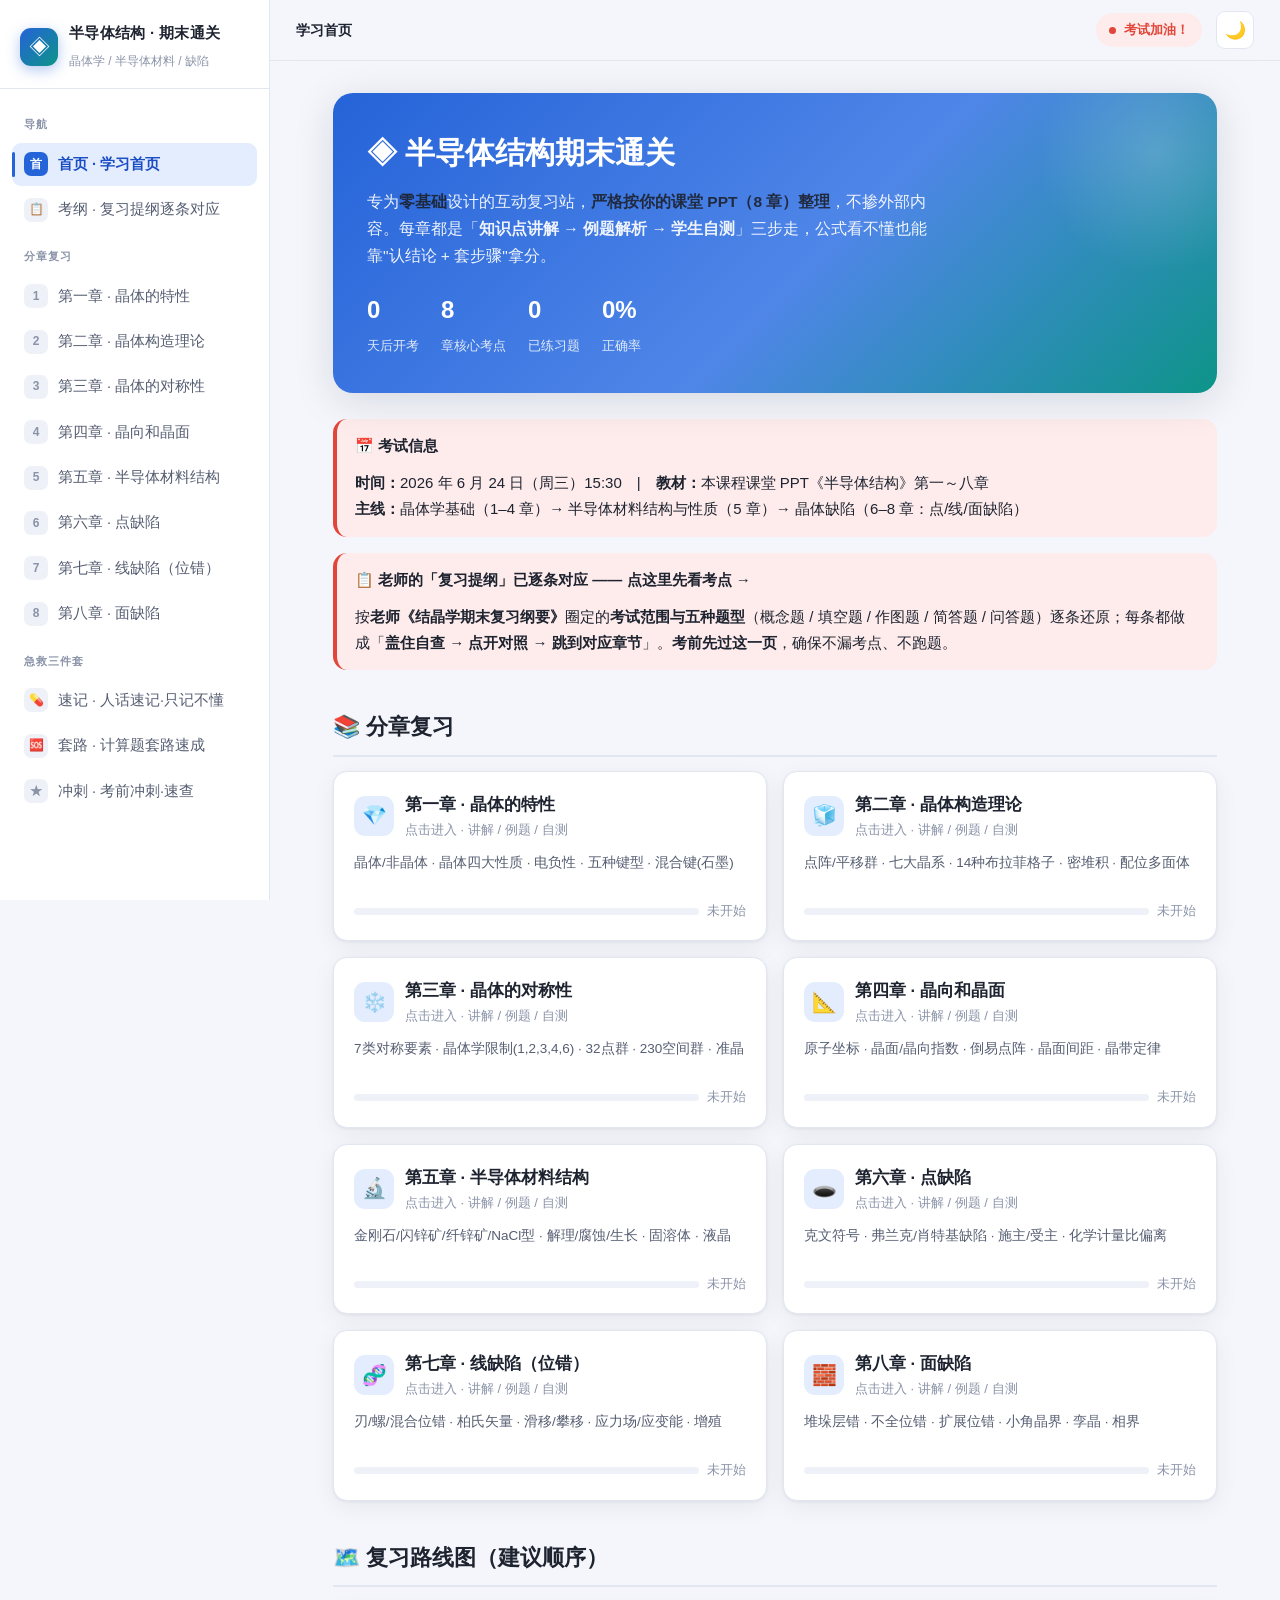
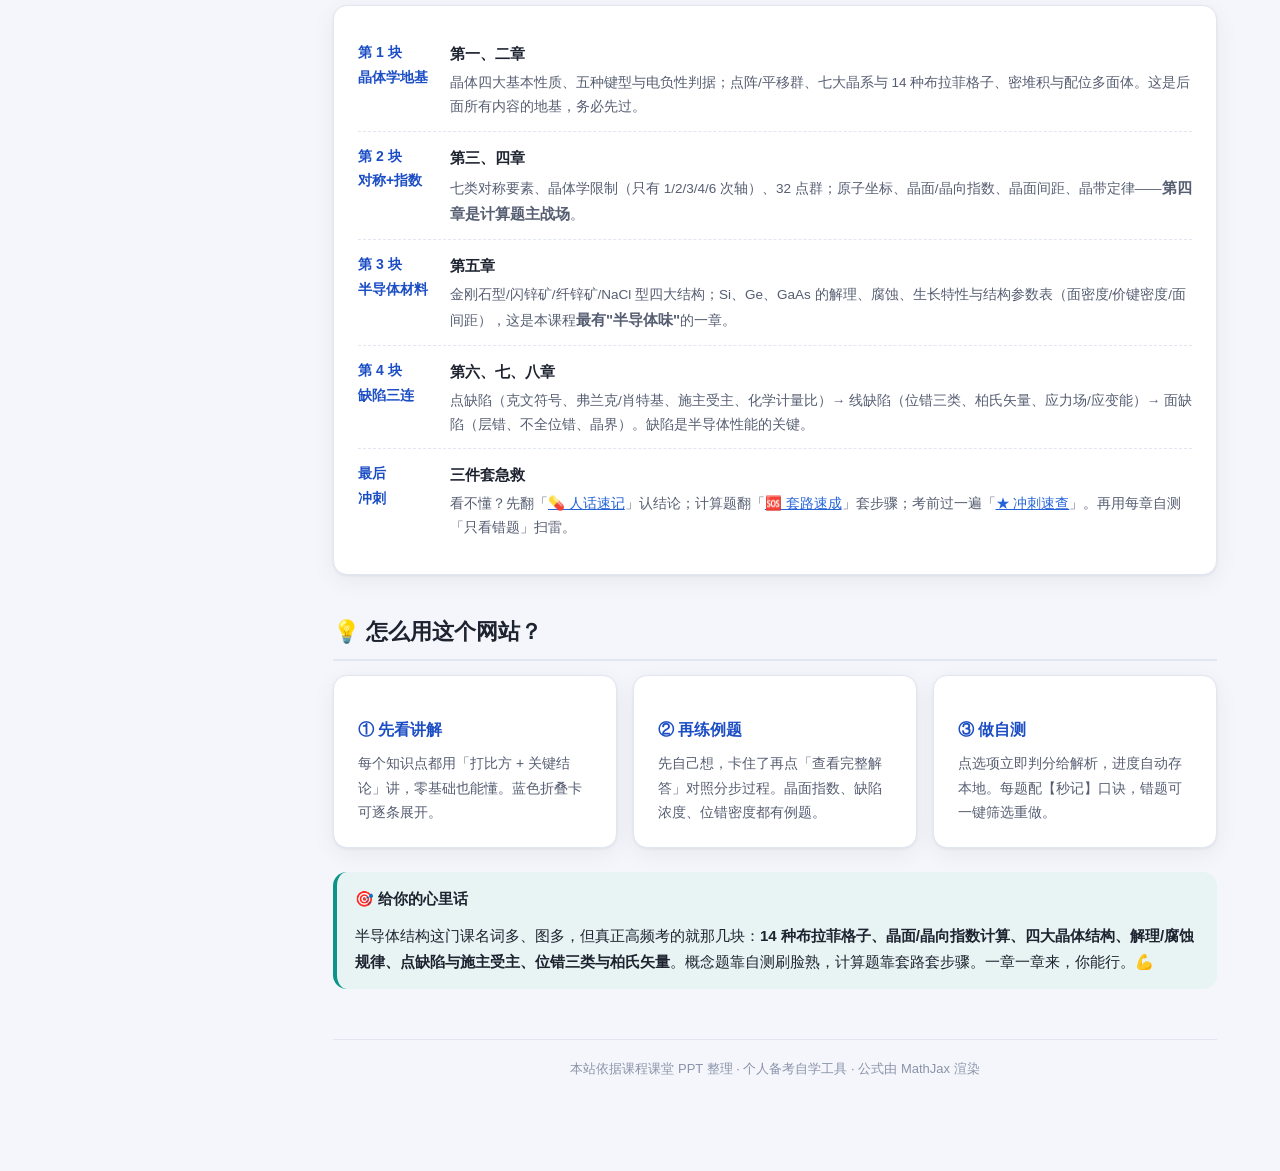
<file: index.html>
<!DOCTYPE html>
<html lang="zh-CN" data-theme="light">
<head>
<meta charset="UTF-8">
<meta name="viewport" content="width=device-width, initial-scale=1">
<title>半导体结构 · 期末通关</title>
<link rel="stylesheet" href="assets/css/style.css">
<link rel="icon" href="data:image/svg+xml,<svg xmlns='http://www.w3.org/2000/svg' viewBox='0 0 100 100'><text y='.9em' font-size='90'>◈</text></svg>">
<script>
window.MathJax = {
  tex: { inlineMath: [['\\(','\\)']], displayMath: [['\\[','\\]'],['$$','$$']] },
  svg: { fontCache: 'global' },
  options: { skipHtmlTags: ['script','noscript','style','textarea','pre','code'] }
};
</script>
<script defer src="assets/lib/tex-svg.js"></script>
</head>
<body data-page="index">
<main class="content">
  <div class="content-inner">

    <div class="hero">
      <h1>◈ 半导体结构期末通关</h1>
      <p>专为<strong>零基础</strong>设计的互动复习站，<strong>严格按你的课堂 PPT（8 章）整理</strong>，不掺外部内容。每章都是「<b>知识点讲解</b> → <b>例题解析</b> → <b>学生自测</b>」三步走，公式看不懂也能靠"认结论 + 套步骤"拿分。</p>
      <div class="hero-meta" id="hero-meta"></div>
    </div>

    <div class="callout key">
      <div class="callout-title">📅 考试信息</div>
      <p><strong>时间：</strong>2026 年 6 月 24 日（周三）15:30　|　<strong>教材：</strong>本课程课堂 PPT《半导体结构》第一～八章<br>
      <strong>主线：</strong>晶体学基础（1–4 章）→ 半导体材料结构与性质（5 章）→ 晶体缺陷（6–8 章：点/线/面缺陷）</p>
    </div>

    <a href="outline.html" class="callout key" style="display:block;text-decoration:none;color:inherit;border-left-color:var(--danger);cursor:pointer">
      <div class="callout-title">📋 老师的「复习提纲」已逐条对应 —— 点这里先看考点 →</div>
      <p>按<strong>老师《结晶学期末复习纲要》</strong>圈定的<strong>考试范围与五种题型</strong>（概念题 / 填空题 / 作图题 / 简答题 / 问答题）逐条还原；每条都做成「<b>盖住自查 → 点开对照 → 跳到对应章节</b>」。<strong>考前先过这一页</strong>，确保不漏考点、不跑题。</p>
    </a>

    <h2>📚 分章复习</h2>
    <div class="grid cols-2" id="ch-grid"></div>

    <h2>🗺️ 复习路线图（建议顺序）</h2>
    <div class="card roadmap">
      <div class="rm-item">
        <div class="rm-day">第 1 块<br>晶体学地基</div>
        <div class="rm-task"><b>第一、二章</b>
          <p>晶体四大基本性质、五种键型与电负性判据；点阵/平移群、七大晶系与 14 种布拉菲格子、密堆积与配位多面体。这是后面所有内容的地基，务必先过。</p></div>
      </div>
      <div class="rm-item">
        <div class="rm-day">第 2 块<br>对称+指数</div>
        <div class="rm-task"><b>第三、四章</b>
          <p>七类对称要素、晶体学限制（只有 1/2/3/4/6 次轴）、32 点群；原子坐标、晶面/晶向指数、晶面间距、晶带定律——<b>第四章是计算题主战场</b>。</p></div>
      </div>
      <div class="rm-item">
        <div class="rm-day">第 3 块<br>半导体材料</div>
        <div class="rm-task"><b>第五章</b>
          <p>金刚石型/闪锌矿/纤锌矿/NaCl 型四大结构；Si、Ge、GaAs 的解理、腐蚀、生长特性与结构参数表（面密度/价键密度/面间距），这是本课程<b>最有"半导体味"</b>的一章。</p></div>
      </div>
      <div class="rm-item">
        <div class="rm-day">第 4 块<br>缺陷三连</div>
        <div class="rm-task"><b>第六、七、八章</b>
          <p>点缺陷（克文符号、弗兰克/肖特基、施主受主、化学计量比）→ 线缺陷（位错三类、柏氏矢量、应力场/应变能）→ 面缺陷（层错、不全位错、晶界）。缺陷是半导体性能的关键。</p></div>
      </div>
      <div class="rm-item">
        <div class="rm-day">最后<br>冲刺</div>
        <div class="rm-task"><b>三件套急救</b>
          <p>看不懂？先翻「<a href="cram.html">💊 人话速记</a>」认结论；计算题翻「<a href="solve.html">🆘 套路速成</a>」套步骤；考前过一遍「<a href="sprint.html">★ 冲刺速查</a>」。再用每章自测「只看错题」扫雷。</p></div>
      </div>
    </div>

    <h2>💡 怎么用这个网站？</h2>
    <div class="grid cols-3">
      <div class="card" style="margin:0">
        <h4>① 先看讲解</h4>
        <p style="font-size:14px;color:var(--text-soft);margin:0">每个知识点都用「打比方 + 关键结论」讲，零基础也能懂。蓝色折叠卡可逐条展开。</p>
      </div>
      <div class="card" style="margin:0">
        <h4>② 再练例题</h4>
        <p style="font-size:14px;color:var(--text-soft);margin:0">先自己想，卡住了再点「查看完整解答」对照分步过程。晶面指数、缺陷浓度、位错密度都有例题。</p>
      </div>
      <div class="card" style="margin:0">
        <h4>③ 做自测</h4>
        <p style="font-size:14px;color:var(--text-soft);margin:0">点选项立即判分给解析，进度自动存本地。每题配【秒记】口诀，错题可一键筛选重做。</p>
      </div>
    </div>

    <div class="callout tip" style="margin-top:24px">
      <div class="callout-title">🎯 给你的心里话</div>
      <p>半导体结构这门课名词多、图多，但真正高频考的就那几块：<b>14 种布拉菲格子、晶面/晶向指数计算、四大晶体结构、解理/腐蚀规律、点缺陷与施主受主、位错三类与柏氏矢量</b>。概念题靠自测刷脸熟，计算题靠套路套步骤。一章一章来，你能行。💪</p>
    </div>

    <div class="foot-note">
      本站依据课程课堂 PPT 整理 · 个人备考自学工具 · 公式由 MathJax 渲染
    </div>

  </div>
</main>
<script defer src="assets/js/app.js"></script>
</body>
</html>
</file>
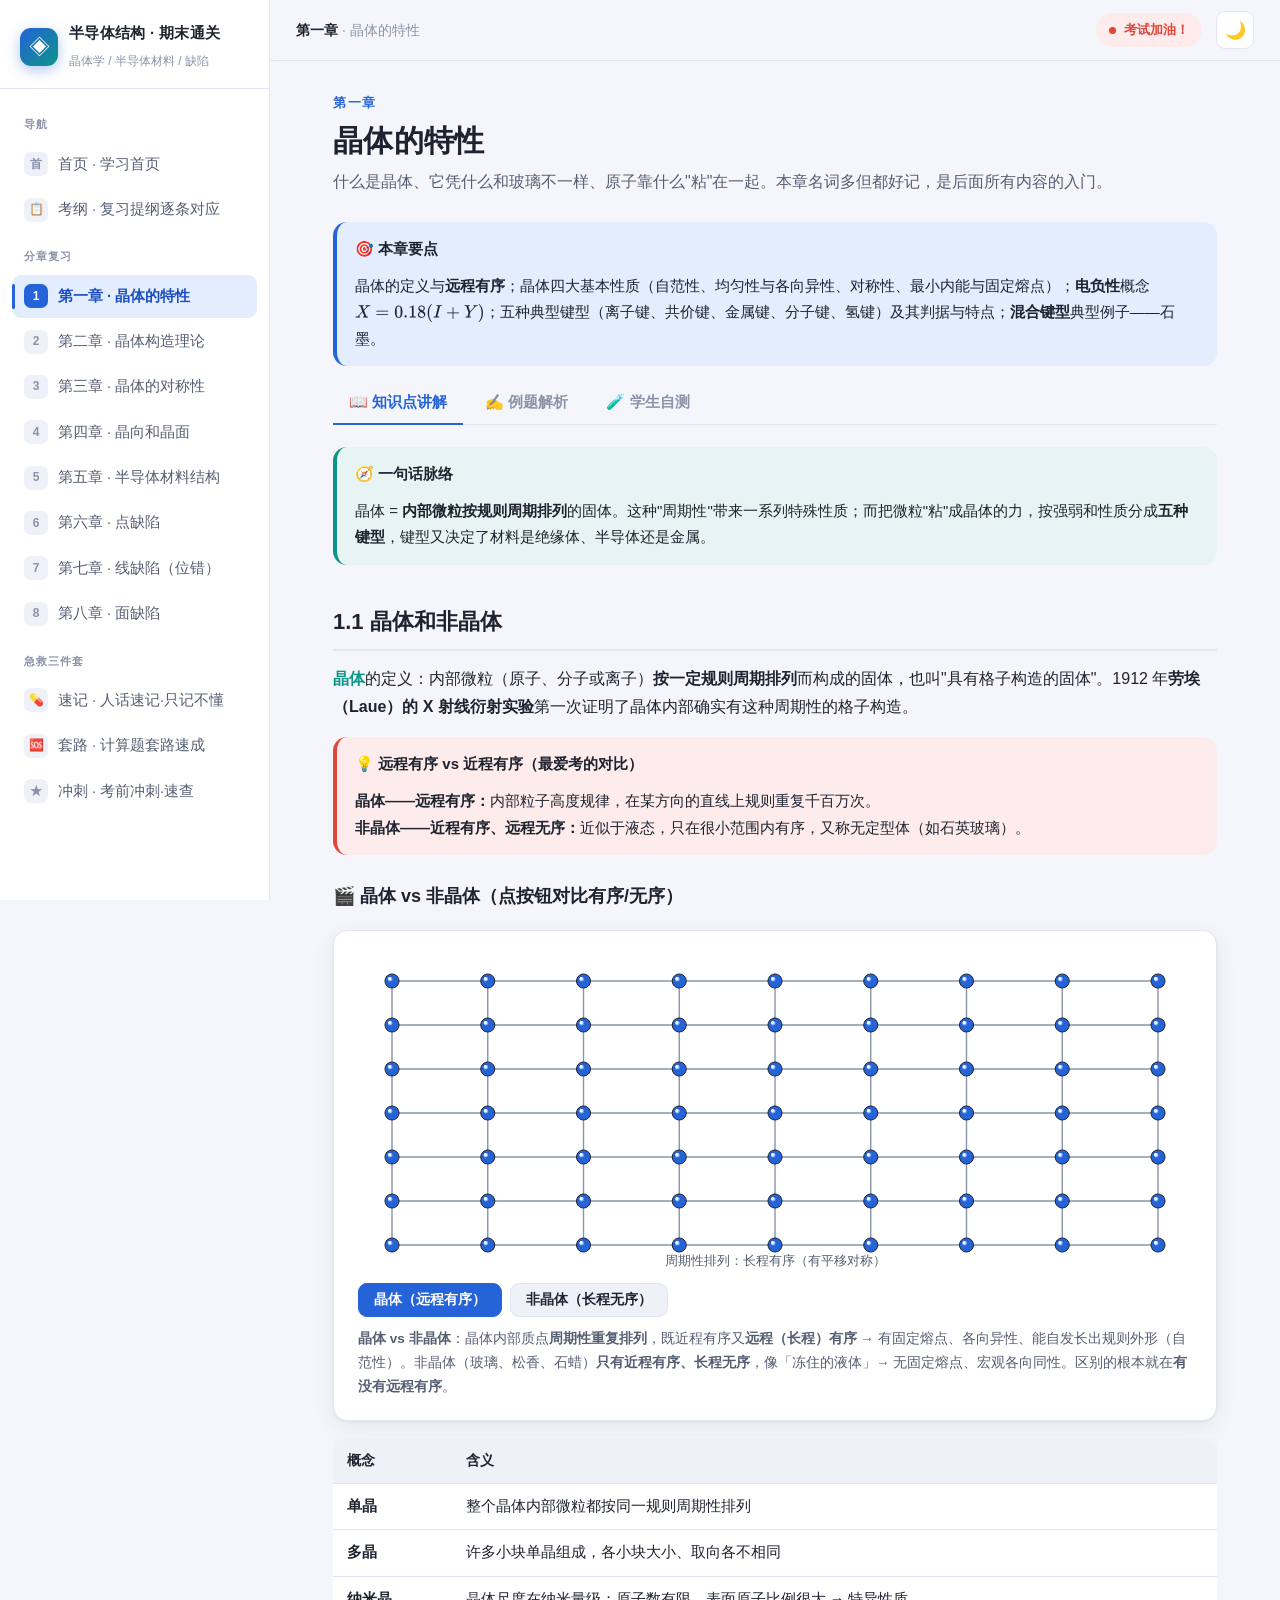
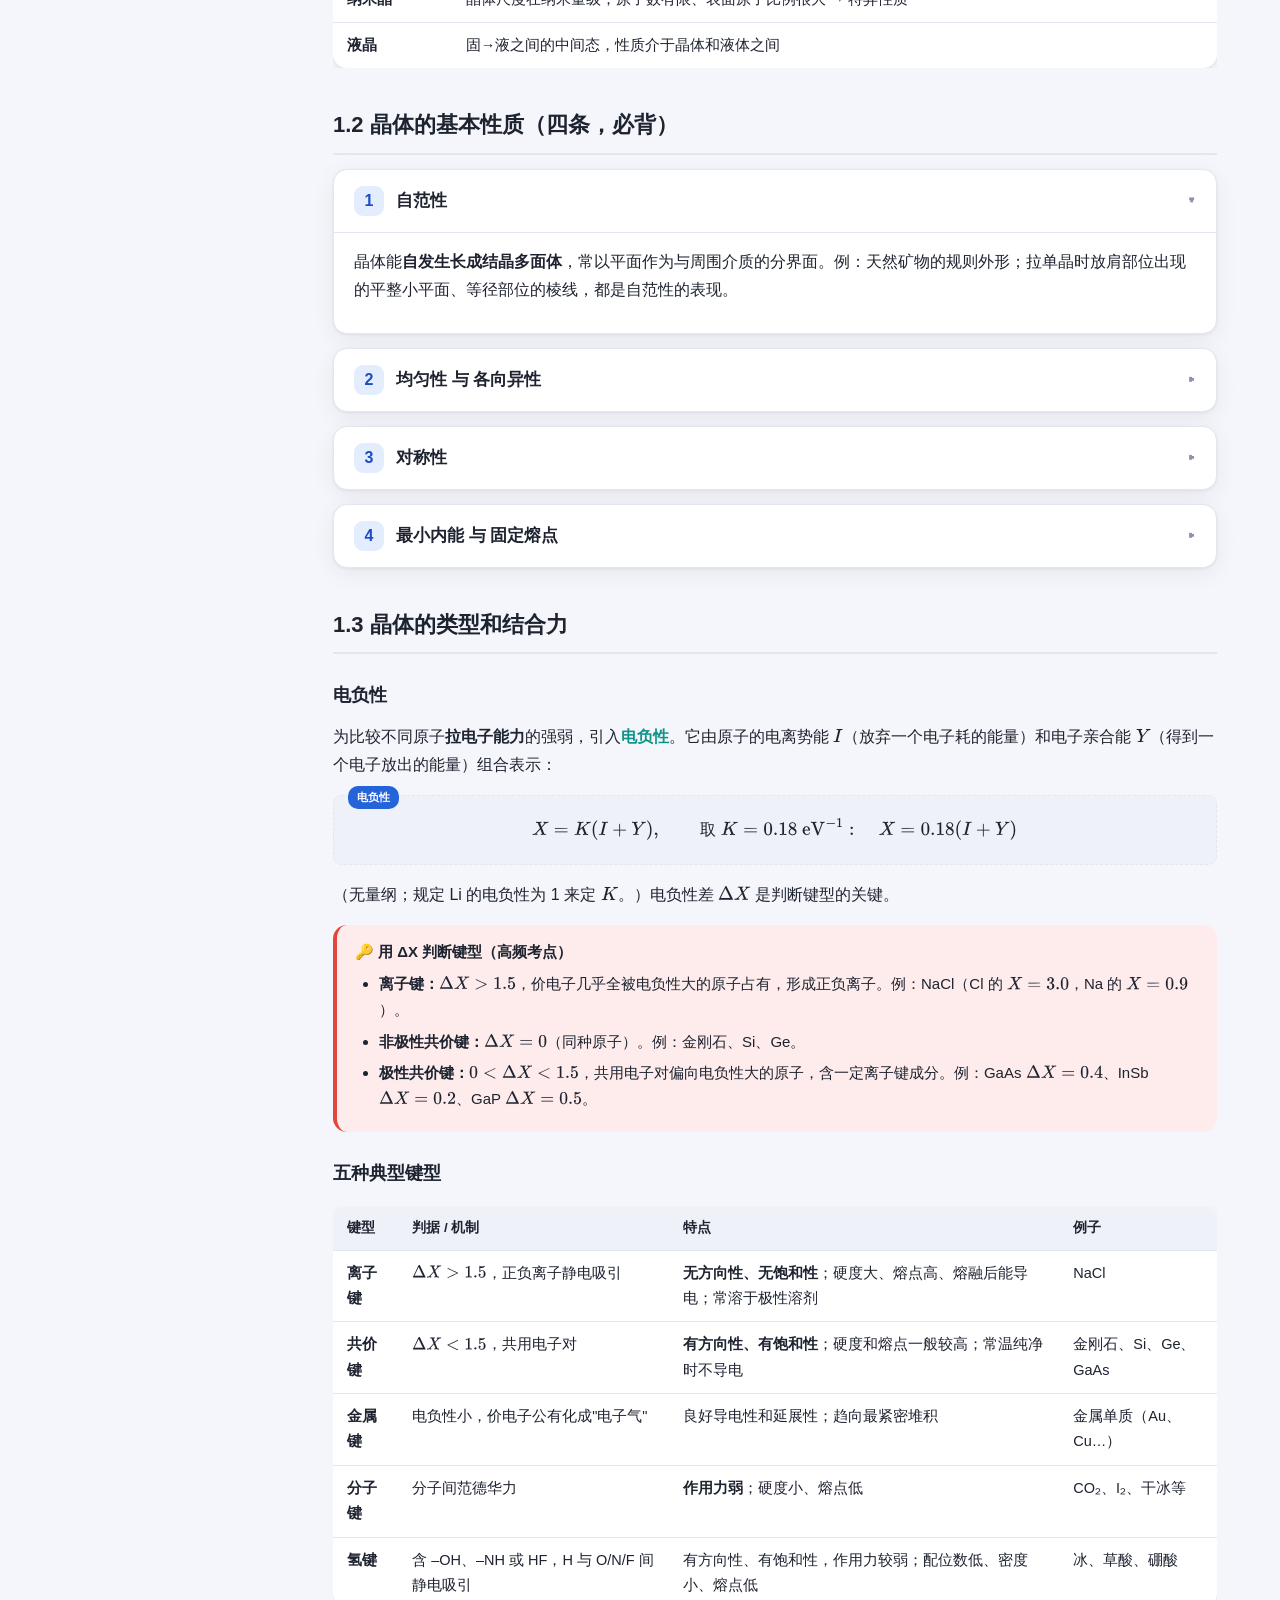
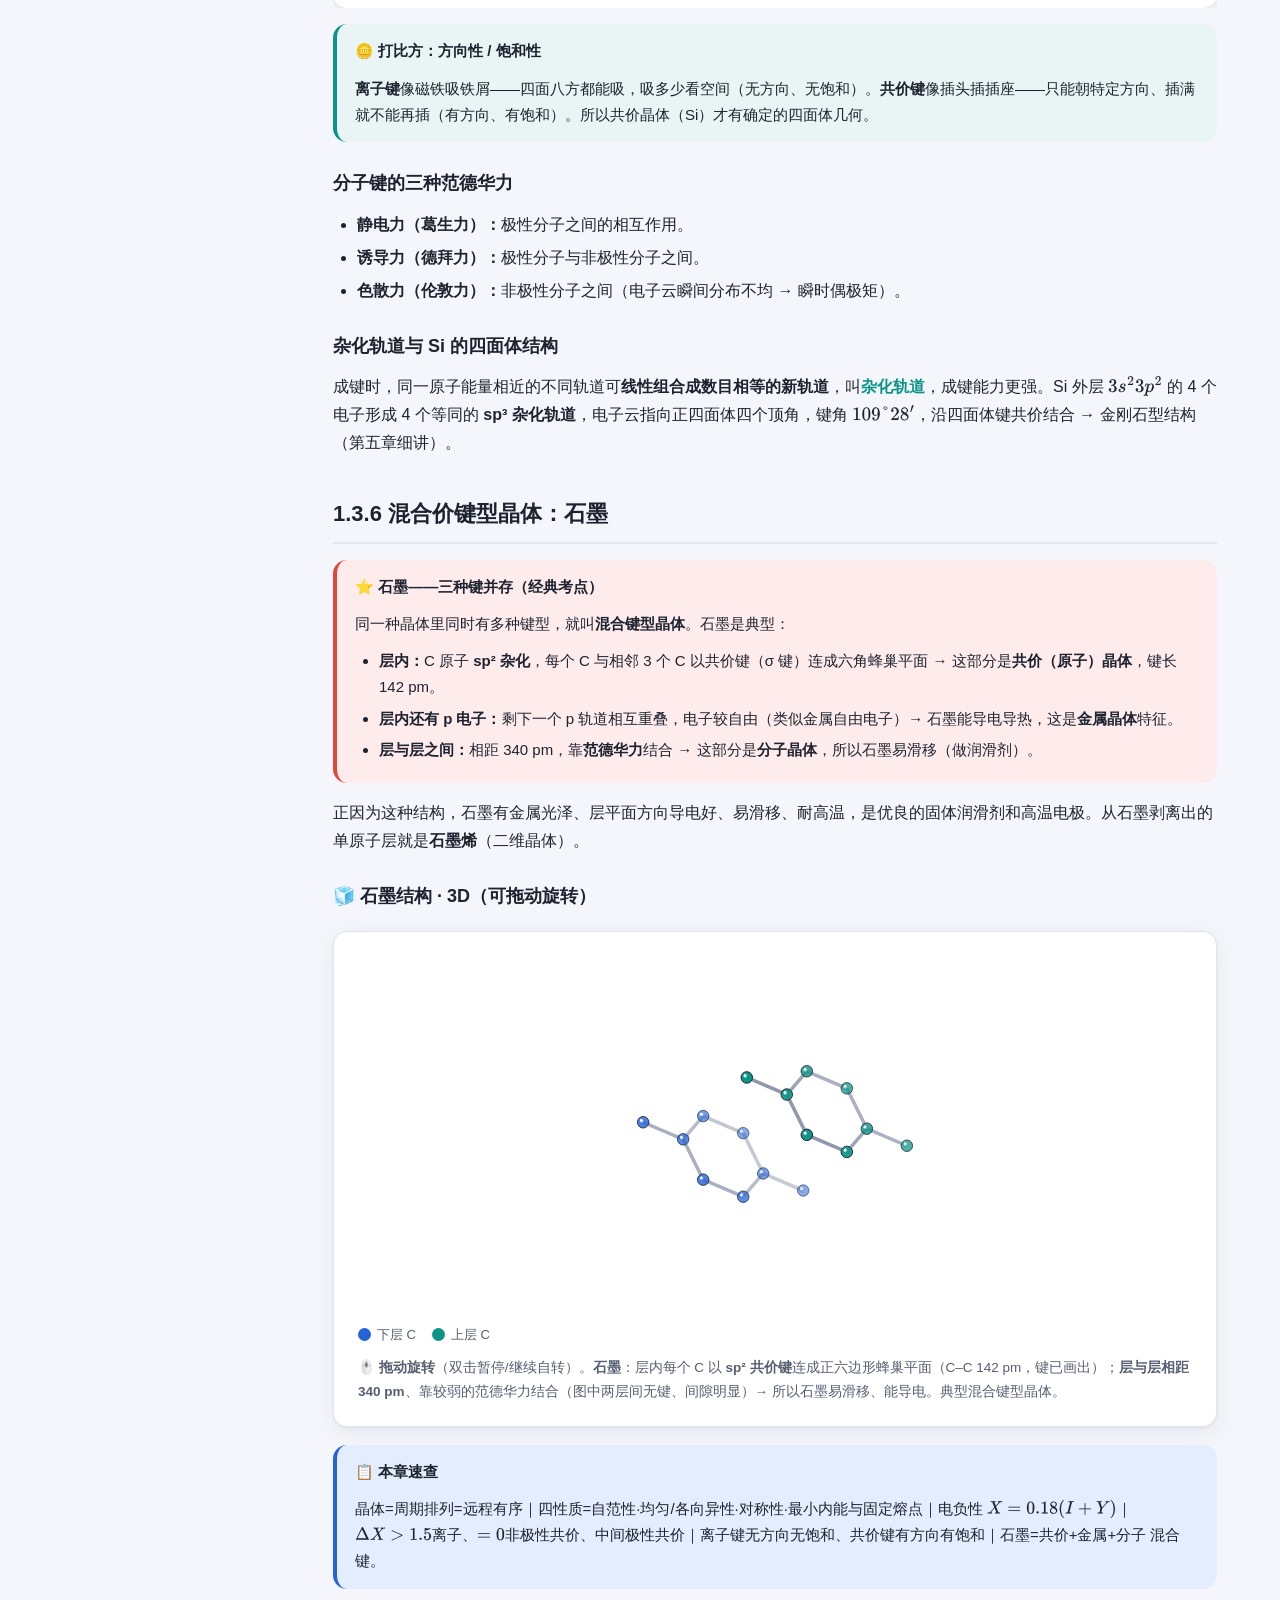
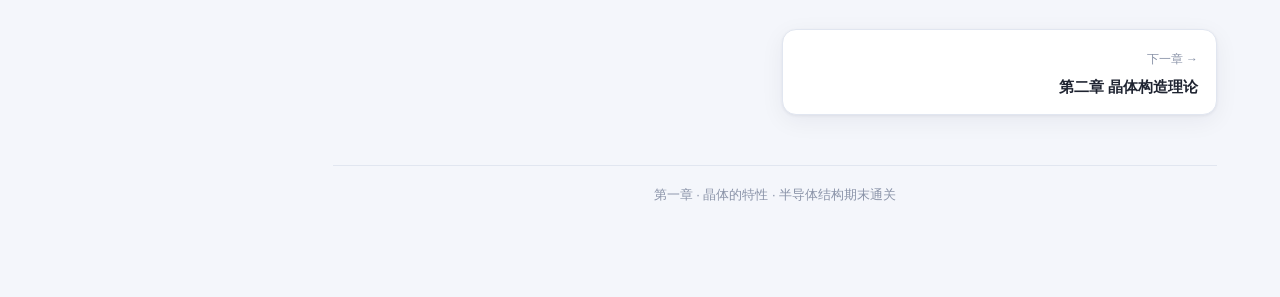
<file: ch1.html>
<!DOCTYPE html>
<html lang="zh-CN" data-theme="light">
<head>
<meta charset="UTF-8">
<meta name="viewport" content="width=device-width, initial-scale=1">
<title>第一章 晶体的特性 · 半导体结构期末通关</title>
<link rel="stylesheet" href="assets/css/style.css">
<link rel="icon" href="data:image/svg+xml,<svg xmlns='http://www.w3.org/2000/svg' viewBox='0 0 100 100'><text y='.9em' font-size='90'>◈</text></svg>">
<script>
window.MathJax = {
  tex: { inlineMath: [['\\(','\\)']], displayMath: [['\\[','\\]'],['$$','$$']] },
  svg: { fontCache: 'global' },
  options: { skipHtmlTags: ['script','noscript','style','textarea','pre','code'] }
};
</script>
<script defer src="assets/lib/tex-svg.js"></script>
</head>
<body data-page="ch1">
<main class="content">
  <div class="content-inner">

    <div class="page-head">
      <div class="eyebrow">第一章</div>
      <h1>晶体的特性</h1>
      <p class="lead">什么是晶体、它凭什么和玻璃不一样、原子靠什么"粘"在一起。本章名词多但都好记，是后面所有内容的入门。</p>
    </div>

    <div class="callout">
      <div class="callout-title">🎯 本章要点</div>
      <p>晶体的定义与<strong>远程有序</strong>；晶体四大基本性质（自范性、均匀性与各向异性、对称性、最小内能与固定熔点）；<strong>电负性</strong>概念 \(X=0.18(I+Y)\)；五种典型键型（离子键、共价键、金属键、分子键、氢键）及其判据与特点；<strong>混合键型</strong>典型例子——石墨。</p>
    </div>

    <div class="tabs">
      <button class="active" data-tab="learn">📖 知识点讲解</button>
      <button data-tab="examples">✍️ 例题解析</button>
      <button data-tab="quiz">🧪 学生自测</button>
    </div>

    <!-- ================= 讲解 ================= -->
    <div class="tab-panel active" id="learn">

      <div class="callout tip">
        <div class="callout-title">🧭 一句话脉络</div>
        <p>晶体 = <b>内部微粒按规则周期排列</b>的固体。这种"周期性"带来一系列特殊性质；而把微粒"粘"成晶体的力，按强弱和性质分成<b>五种键型</b>，键型又决定了材料是绝缘体、半导体还是金属。</p>
      </div>

      <h2>1.1 晶体和非晶体</h2>
      <p><em>晶体</em>的定义：内部微粒（原子、分子或离子）<strong>按一定规则周期排列</strong>而构成的固体，也叫"具有格子构造的固体"。1912 年<strong>劳埃（Laue）的 X 射线衍射实验</strong>第一次证明了晶体内部确实有这种周期性的格子构造。</p>
      <div class="callout key">
        <div class="callout-title">💡 远程有序 vs 近程有序（最爱考的对比）</div>
        <p><strong>晶体——远程有序：</strong>内部粒子高度规律，在某方向的直线上规则重复千百万次。<br>
        <strong>非晶体——近程有序、远程无序：</strong>近似于液态，只在很小范围内有序，又称无定型体（如石英玻璃）。</p>
      </div>

      <h3>🎬 晶体 vs 非晶体（点按钮对比有序/无序）</h3>
      <div data-viz="amorphous"></div>

      <div class="tbl-wrap"><table class="qm">
        <tr><th>概念</th><th>含义</th></tr>
        <tr><td>单晶</td><td>整个晶体内部微粒都按同一规则周期性排列</td></tr>
        <tr><td>多晶</td><td>许多小块单晶组成，各小块大小、取向各不相同</td></tr>
        <tr><td>纳米晶</td><td>晶体尺度在纳米量级；原子数有限、表面原子比例很大 → 特异性质</td></tr>
        <tr><td>液晶</td><td>固→液之间的中间态，性质介于晶体和液体之间</td></tr>
      </table></div>

      <h2>1.2 晶体的基本性质（四条，必背）</h2>
      <details class="concept" open>
        <summary><span class="ico">1</span>自范性<span class="chev">▸</span></summary>
        <div class="concept-body"><p>晶体能<strong>自发生长成结晶多面体</strong>，常以平面作为与周围介质的分界面。例：天然矿物的规则外形；拉单晶时放肩部位出现的平整小平面、等径部位的棱线，都是自范性的表现。</p></div>
      </details>
      <details class="concept">
        <summary><span class="ico">2</span>均匀性 与 各向异性<span class="chev">▸</span></summary>
        <div class="concept-body">
          <p><strong>均匀性：</strong>晶体各个部位的宏观性质完全相同。<br>
          <strong>各向异性：</strong>沿不同方向看，性质有差异。</p>
          <p>例：云母片导热的各向异性；石墨不同方向电导率不同；Si、Ge、GaAs 等半导体的物理、生长、腐蚀特性沿不同方向都不同——这正是各向异性的表现（后面第五章重点）。</p>
        </div>
      </details>
      <details class="concept">
        <summary><span class="ico">3</span>对称性<span class="chev">▸</span></summary>
        <div class="concept-body"><p>所有晶体在外形和性质上都或多或少具有对称性（第三章专门讲）。</p></div>
      </details>
      <details class="concept">
        <summary><span class="ico">4</span>最小内能 与 固定熔点<span class="chev">▸</span></summary>
        <div class="concept-body">
          <p>气/液/非晶 → 晶体要<strong>放热</strong>，反之要吸热，说明一定 \((T,P)\) 下<strong>晶态内能最小</strong>。</p>
          <p><strong>晶体有固定熔点</strong>：晶体内各结构单元大小构造完全相同，一个单元被破坏时其他单元在同一温度下也被破坏，于是在某一温度整体完成固→液转变，这个温度就是熔点。<br>
          <strong>非晶体无固定熔点</strong>：结构单元大小不一，破坏所需能量不同，升温时<strong>逐渐软化</strong>。非晶体可看作"过冷的液体"。</p>
        </div>
      </details>

      <h2>1.3 晶体的类型和结合力</h2>
      <h3>电负性</h3>
      <p>为比较不同原子<strong>拉电子能力</strong>的强弱，引入<em>电负性</em>。它由原子的电离势能 \(I\)（放弃一个电子耗的能量）和电子亲合能 \(Y\)（得到一个电子放出的能量）组合表示：</p>
      <div class="formula-box"><span class="formula-tag">电负性</span>\[ X = K(I+Y), \qquad \text{取 } K=0.18\ \text{eV}^{-1}:\quad X=0.18(I+Y) \]</div>
      <p>（无量纲；规定 Li 的电负性为 1 来定 \(K\)。）电负性差 \(\Delta X\) 是判断键型的关键。</p>

      <div class="callout key">
        <div class="callout-title">🔑 用 ΔX 判断键型（高频考点）</div>
        <ul style="margin:6px 0">
          <li><strong>离子键：</strong>\(\Delta X \gt 1.5\)，价电子几乎全被电负性大的原子占有，形成正负离子。例：NaCl（Cl 的 \(X=3.0\)，Na 的 \(X=0.9\)）。</li>
          <li><strong>非极性共价键：</strong>\(\Delta X = 0\)（同种原子）。例：金刚石、Si、Ge。</li>
          <li><strong>极性共价键：</strong>\(0 \lt \Delta X \lt 1.5\)，共用电子对偏向电负性大的原子，含一定离子键成分。例：GaAs \(\Delta X=0.4\)、InSb \(\Delta X=0.2\)、GaP \(\Delta X=0.5\)。</li>
        </ul>
      </div>

      <h3>五种典型键型</h3>
      <div class="tbl-wrap"><table class="qm">
        <tr><th>键型</th><th>判据 / 机制</th><th>特点</th><th>例子</th></tr>
        <tr><td>离子键</td><td>\(\Delta X \gt 1.5\)，正负离子静电吸引</td><td><strong>无方向性、无饱和性</strong>；硬度大、熔点高、熔融后能导电；常溶于极性溶剂</td><td>NaCl</td></tr>
        <tr><td>共价键</td><td>\(\Delta X \lt 1.5\)，共用电子对</td><td><strong>有方向性、有饱和性</strong>；硬度和熔点一般较高；常温纯净时不导电</td><td>金刚石、Si、Ge、GaAs</td></tr>
        <tr><td>金属键</td><td>电负性小，价电子公有化成"电子气"</td><td>良好导电性和延展性；趋向最紧密堆积</td><td>金属单质（Au、Cu…）</td></tr>
        <tr><td>分子键</td><td>分子间范德华力</td><td><strong>作用力弱</strong>；硬度小、熔点低</td><td>CO₂、I₂、干冰等</td></tr>
        <tr><td>氢键</td><td>含 –OH、–NH 或 HF，H 与 O/N/F 间静电吸引</td><td>有方向性、有饱和性，作用力较弱；配位数低、密度小、熔点低</td><td>冰、草酸、硼酸</td></tr>
      </table></div>

      <div class="callout analogy">
        <div class="callout-title">🪙 打比方：方向性 / 饱和性</div>
        <p><strong>离子键</strong>像磁铁吸铁屑——四面八方都能吸，吸多少看空间（无方向、无饱和）。<strong>共价键</strong>像插头插插座——只能朝特定方向、插满就不能再插（有方向、有饱和）。所以共价晶体（Si）才有确定的四面体几何。</p>
      </div>

      <h3>分子键的三种范德华力</h3>
      <ul>
        <li><strong>静电力（葛生力）：</strong>极性分子之间的相互作用。</li>
        <li><strong>诱导力（德拜力）：</strong>极性分子与非极性分子之间。</li>
        <li><strong>色散力（伦敦力）：</strong>非极性分子之间（电子云瞬间分布不均 → 瞬时偶极矩）。</li>
      </ul>

      <h3>杂化轨道与 Si 的四面体结构</h3>
      <p>成键时，同一原子能量相近的不同轨道可<strong>线性组合成数目相等的新轨道</strong>，叫<em>杂化轨道</em>，成键能力更强。Si 外层 \(3s^2 3p^2\) 的 4 个电子形成 4 个等同的 <strong>sp³ 杂化轨道</strong>，电子云指向正四面体四个顶角，键角 <strong>\(109°28'\)</strong>，沿四面体键共价结合 → 金刚石型结构（第五章细讲）。</p>

      <h2>1.3.6 混合价键型晶体：石墨</h2>
      <div class="callout key">
        <div class="callout-title">⭐ 石墨——三种键并存（经典考点）</div>
        <p>同一种晶体里同时有多种键型，就叫<strong>混合键型晶体</strong>。石墨是典型：</p>
        <ul style="margin:6px 0">
          <li><strong>层内：</strong>C 原子 <strong>sp² 杂化</strong>，每个 C 与相邻 3 个 C 以共价键（σ 键）连成六角蜂巢平面 → 这部分是<strong>共价（原子）晶体</strong>，键长 142 pm。</li>
          <li><strong>层内还有 p 电子：</strong>剩下一个 p 轨道相互重叠，电子较自由（类似金属自由电子）→ 石墨能导电导热，这是<strong>金属晶体</strong>特征。</li>
          <li><strong>层与层之间：</strong>相距 340 pm，靠<strong>范德华力</strong>结合 → 这部分是<strong>分子晶体</strong>，所以石墨易滑移（做润滑剂）。</li>
        </ul>
      </div>
      <p>正因为这种结构，石墨有金属光泽、层平面方向导电好、易滑移、耐高温，是优良的固体润滑剂和高温电极。从石墨剥离出的单原子层就是<strong>石墨烯</strong>（二维晶体）。</p>

      <h3>🧊 石墨结构 · 3D（可拖动旋转）</h3>
      <div data-viz="graphite"></div>

      <div class="callout">
        <div class="callout-title">📋 本章速查</div>
        <p>晶体=周期排列=远程有序｜四性质=自范性·均匀/各向异性·对称性·最小内能与固定熔点｜电负性 \(X=0.18(I+Y)\)｜\(\Delta X\gt1.5\)离子、\(=0\)非极性共价、中间极性共价｜离子键无方向无饱和、共价键有方向有饱和｜石墨=共价+金属+分子 混合键。</p>
      </div>
    </div>

    <!-- ================= 例题 ================= -->
    <div class="tab-panel" id="examples">
      <p class="lead" style="margin-bottom:18px">先盖住解答自己想，卡住了再点开看。👇</p>

      <div class="example">
        <div class="example-head"><span class="ex-no">例 1</span><span class="ex-title">用电负性判断键型</span><span class="tag calc">判断</span></div>
        <div class="example-body">
          <div class="problem-stmt"><span class="lbl">题：</span>已知 Cl 的电负性 \(X=3.0\)、Na 的 \(X=0.9\)、Ga 的 \(X=1.6\)、As 的 \(X=2.0\)。判断 NaCl 与 GaAs 各属于什么键型。</div>
          <button class="solution-toggle">查看完整解答 ▼</button>
          <div class="solution">
            <div class="step"><div class="step-n">1</div><div class="step-c"><h5>NaCl</h5><p>\(\Delta X=3.0-0.9=2.1\gt1.5\)，价电子几乎完全转移给 Cl → <strong>离子键</strong>，NaCl 是典型离子晶体。</p></div></div>
            <div class="step"><div class="step-n">2</div><div class="step-c"><h5>GaAs</h5><p>\(\Delta X=2.0-1.6=0.4\)，满足 \(0\lt\Delta X\lt1.5\) → <strong>极性共价键</strong>（共用电子对偏向 As，含一定离子键成分）。</p></div></div>
            <div class="answer-final"><span class="lbl">答：</span>NaCl 离子键；GaAs 极性共价键。判据口诀：<b>大于 1.5 离子，等于 0 纯共价，中间极性共价</b>。</div>
          </div>
        </div>
      </div>

      <div class="example">
        <div class="example-head"><span class="ex-no">例 2</span><span class="ex-title">晶体为什么有固定熔点，非晶体没有？</span><span class="tag proof">简答</span></div>
        <div class="example-body">
          <div class="problem-stmt"><span class="lbl">题：</span>从内部结构解释：为什么晶体有固定熔点，而非晶体（如玻璃）只是逐渐软化？</div>
          <button class="solution-toggle">查看完整解答 ▼</button>
          <div class="solution">
            <div class="step"><div class="step-n">1</div><div class="step-c"><h5>晶体</h5><p>晶体内部各结构单元<strong>大小、构造完全相同</strong>，破坏一个单元所需能量与其他单元相同。升温到某温度时，所有单元在<strong>同一温度</strong>同时被破坏，整体完成固→液转变 → 有<strong>固定熔点</strong>。</p></div></div>
            <div class="step"><div class="step-n">2</div><div class="step-c"><h5>非晶体</h5><p>非晶体没有规则格子，各结构单元大小、结构<strong>不尽相同</strong>，破坏所需能量不同。升温时一些单元先被破坏、另一些要更高温度，于是<strong>没有固定熔点，只是逐渐软化</strong>。可看作过冷液体。</p></div></div>
            <div class="answer-final"><span class="lbl">答：</span>根源在于晶体结构单元的<strong>一致性</strong>（周期性），使破坏集中在同一温度发生。</div>
          </div>
        </div>
      </div>

      <div class="example">
        <div class="example-head"><span class="ex-no">例 3</span><span class="ex-title">石墨为什么是混合键型晶体</span><span class="tag proof">简答</span></div>
        <div class="example-body">
          <div class="problem-stmt"><span class="lbl">题：</span>说明石墨晶体中存在哪几种键，并解释它"既能导电、又易滑移、又耐高温"。</div>
          <button class="solution-toggle">查看完整解答 ▼</button>
          <div class="solution">
            <div class="step"><div class="step-n">1</div><div class="step-c"><h5>层内 σ 键（共价）</h5><p>C 原子 sp² 杂化，每个与 3 个相邻 C 形成共价键，连成六角蜂巢平面，结合牢固 → 耐高温、强度高。</p></div></div>
            <div class="step"><div class="step-n">2</div><div class="step-c"><h5>层内 p 电子（金属性）</h5><p>每个 C 还剩一个 p 轨道，p 电子相互重叠、比较自由，像金属自由电子 → 沿层平面<strong>导电导热</strong>。</p></div></div>
            <div class="step"><div class="step-n">3</div><div class="step-c"><h5>层间范德华力（分子键）</h5><p>层与层相距 340 pm，靠弱的范德华力结合 → 层间<strong>易滑移</strong>，做固体润滑剂。</p></div></div>
            <div class="answer-final"><span class="lbl">答：</span>石墨同时含<strong>共价键 + 金属键 + 分子键</strong>，故为混合键型晶体；三种键各自决定了它的不同性质。</div>
          </div>
        </div>
      </div>
    </div>

    <!-- ================= 自测 ================= -->
    <div class="tab-panel" id="quiz">
      <p class="lead" style="margin-bottom:8px">点选项即时判分并给解析，进度自动保存。多选题选完点「提交答案」。</p>
      <div class="quiz" data-chapter="ch1">

<div class="quiz-item" data-type="single">
  <div class="q-stem">晶体最本质的特征是</div>
  <ul class="q-options">
    <li>有固定的几何外形</li>
    <li data-correct>内部微粒按一定规则周期性排列（远程有序）</li>
    <li>一定是透明的</li>
    <li>硬度很大</li>
  </ul>
  <div class="q-explain">晶体的定义就是内部微粒周期性排列、具有格子构造，即远程有序。外形、硬度等都是周期性带来的表现，不是本质。<strong>【秒记】晶体=周期排列=远程有序。</strong></div>
</div>

<div class="quiz-item" data-type="single">
  <div class="q-stem">非晶体（如石英玻璃）的结构特征是</div>
  <ul class="q-options">
    <li>远程有序</li>
    <li data-correct>近程有序、远程无序</li>
    <li>完全无序，无任何规律</li>
    <li>比晶体更有序</li>
  </ul>
  <div class="q-explain">非晶体近似于液态，只在很小范围内有序，又称无定型体，可看作过冷的液体。<strong>【秒记】非晶体=近程有序、远程无序。</strong></div>
</div>

<div class="quiz-item" data-type="single">
  <div class="q-stem">第一次用实验证明晶体内部具有周期性格子构造的是</div>
  <ul class="q-options">
    <li>伦琴发现 X 射线</li>
    <li data-correct>劳埃的 X 射线衍射实验（1912）</li>
    <li>戴维逊-革末实验</li>
    <li>康普顿散射</li>
  </ul>
  <div class="q-explain">1912 年劳埃用 X 射线照射晶体得到规则衍射斑点，证明了晶体的周期性格子构造（同时也证明 X 射线是电磁波）。<strong>【秒记】劳埃 X 射线衍射=证明格子构造。</strong></div>
</div>

<div class="quiz-item" data-type="single">
  <div class="q-stem">晶体"能自发生长成规则多面体外形"的性质称为</div>
  <ul class="q-options">
    <li data-correct>自范性</li>
    <li>各向异性</li>
    <li>对称性</li>
    <li>均匀性</li>
  </ul>
  <div class="q-explain">自范性指晶体自发生长成结晶多面体、常以平面为分界面，如天然矿物外形、拉单晶时的小平面和棱线。<strong>【秒记】自范=自己长成多面体。</strong></div>
</div>

<div class="quiz-item" data-type="single">
  <div class="q-stem">"云母沿不同方向导热不同、石墨不同方向电导率不同"，体现晶体的</div>
  <ul class="q-options">
    <li>均匀性</li>
    <li data-correct>各向异性</li>
    <li>自范性</li>
    <li>最小内能</li>
  </ul>
  <div class="q-explain">各向异性指沿不同方向性质有差异；均匀性指各部位性质相同。两者不矛盾：同一方向处处相同（均匀），不同方向可不同（各向异性）。<strong>【秒记】各向异性=换个方向就不一样。</strong></div>
</div>

<div class="quiz-item" data-type="single">
  <div class="q-stem">关于晶体的熔点，正确的是</div>
  <ul class="q-options">
    <li data-correct>晶体有固定熔点，非晶体逐渐软化无固定熔点</li>
    <li>晶体和非晶体都有固定熔点</li>
    <li>非晶体有固定熔点，晶体没有</li>
    <li>都没有固定熔点</li>
  </ul>
  <div class="q-explain">晶体结构单元相同，在同一温度同时被破坏 → 固定熔点；非晶体单元大小不一，逐渐软化。<strong>【秒记】晶体有固定熔点（结构单元一致）。</strong></div>
</div>

<div class="quiz-item" data-type="single">
  <div class="q-stem">电负性的表达式（课程取法）为</div>
  <ul class="q-options">
    <li data-correct>\(X=0.18(I+Y)\)，\(I\) 为电离势能、\(Y\) 为电子亲合能</li>
    <li>\(X=0.18(I-Y)\)</li>
    <li>\(X=I\cdot Y\)</li>
    <li>\(X=h\nu\)</li>
  </ul>
  <div class="q-explain">电负性反映原子拉电子的能力，用电离势能与电子亲合能之和表示，取 \(K=0.18\) 使 Li 的电负性为 1。<strong>【秒记】电负性=0.18×(电离势+亲合能)。</strong></div>
</div>

<div class="quiz-item" data-type="single">
  <div class="q-stem">两元素电负性差 \(\Delta X \gt 1.5\) 时，倾向形成</div>
  <ul class="q-options">
    <li data-correct>离子键</li>
    <li>非极性共价键</li>
    <li>金属键</li>
    <li>氢键</li>
  </ul>
  <div class="q-explain">\(\Delta X\gt1.5\) 时价电子几乎完全转移给电负性大的原子，形成正负离子和离子键，如 NaCl。<strong>【秒记】ΔX&gt;1.5 → 离子键。</strong></div>
</div>

<div class="quiz-item" data-type="single">
  <div class="q-stem">下列关于离子键的描述，正确的是</div>
  <ul class="q-options">
    <li>有方向性和饱和性</li>
    <li data-correct>没有方向性和饱和性</li>
    <li>熔融后不导电</li>
    <li>硬度小、熔点低</li>
  </ul>
  <div class="q-explain">离子键靠静电吸引、四面八方等同，故无方向性无饱和性；离子晶体硬度大、熔点高、熔融后能导电。共价键才有方向性和饱和性。<strong>【秒记】离子键：无方向、无饱和；共价键：有方向、有饱和。</strong></div>
</div>

<div class="quiz-item" data-type="single">
  <div class="q-stem">Si 晶体中每个硅原子通过哪种杂化与周围 4 个原子成键，键角多少？</div>
  <ul class="q-options">
    <li>sp²，120°</li>
    <li data-correct>sp³，109°28′</li>
    <li>sp，180°</li>
    <li>不杂化，90°</li>
  </ul>
  <div class="q-explain">Si 外层 \(3s^23p^2\) 形成 4 个等同 sp³ 杂化轨道，指向正四面体顶角，键角 109°28′，构成金刚石型结构。<strong>【秒记】Si=sp³=正四面体=109°28′。</strong></div>
</div>

<div class="quiz-item" data-type="single">
  <div class="q-stem">石墨晶体中，层与层之间靠什么结合？</div>
  <ul class="q-options">
    <li>共价键</li>
    <li>离子键</li>
    <li data-correct>范德华力（分子键）</li>
    <li>金属键</li>
  </ul>
  <div class="q-explain">石墨层内是 sp² 共价键 + 自由 p 电子（金属性），层间相距 340 pm 靠较弱的范德华力，所以易滑移、可做润滑剂。<strong>【秒记】石墨层间=范德华力=易滑移。</strong></div>
</div>

<div class="quiz-item" data-type="multiple">
  <div class="q-stem">晶体的基本性质包括（多选）</div>
  <ul class="q-options">
    <li data-correct>自范性</li>
    <li data-correct>均匀性与各向异性</li>
    <li data-correct>对称性</li>
    <li data-correct>最小内能与固定熔点</li>
  </ul>
  <div class="q-explain">课程归纳的晶体四大基本性质就是这四条。<strong>【秒记】四性质：自范、均匀/各向异、对称、最小内能固定熔点。</strong></div>
</div>

<div class="quiz-item" data-type="multiple">
  <div class="q-stem">关于石墨是"混合键型晶体"，下列正确的有（多选）</div>
  <ul class="q-options">
    <li data-correct>层内 C 原子以 sp² 共价键连成六角平面</li>
    <li data-correct>层内自由 p 电子使其能导电导热（金属性）</li>
    <li data-correct>层间靠范德华力结合（分子键）</li>
    <li>层间靠离子键结合</li>
  </ul>
  <div class="q-explain">石墨同时存在共价键、金属键、分子键三种键，因此叫混合键型晶体；层间是范德华力而非离子键。<strong>【秒记】石墨=共价+金属+分子三键并存。</strong></div>
</div>

<div class="quiz-item" data-type="multiple">
  <div class="q-stem">下列属于极性共价键化合物的有（多选，参考课程数据）</div>
  <ul class="q-options">
    <li data-correct>GaAs（\(\Delta X=0.4\)）</li>
    <li data-correct>InSb（\(\Delta X=0.2\)）</li>
    <li data-correct>GaP（\(\Delta X=0.5\)）</li>
    <li>金刚石（\(\Delta X=0\)）</li>
  </ul>
  <div class="q-explain">\(0\lt\Delta X\lt1.5\) 为极性共价键，GaAs、InSb、GaP 都满足；金刚石 \(\Delta X=0\) 是非极性（典型）共价键。<strong>【秒记】化合物半导体多是极性共价键。</strong></div>
</div>

      </div>
    </div>

    <div class="pager">
      <a class="prev disabled" href="#"></a>
      <a class="next" href="ch2.html"><span>下一章 →</span><b>第二章 晶体构造理论</b></a>
    </div>
    <div class="foot-note">第一章 · 晶体的特性 · 半导体结构期末通关</div>

  </div>
</main>
<script defer src="assets/js/app.js"></script>
<script defer src="assets/js/quiz.js"></script>
<script defer src="assets/js/viz.js"></script>
</body>
</html>
</file>
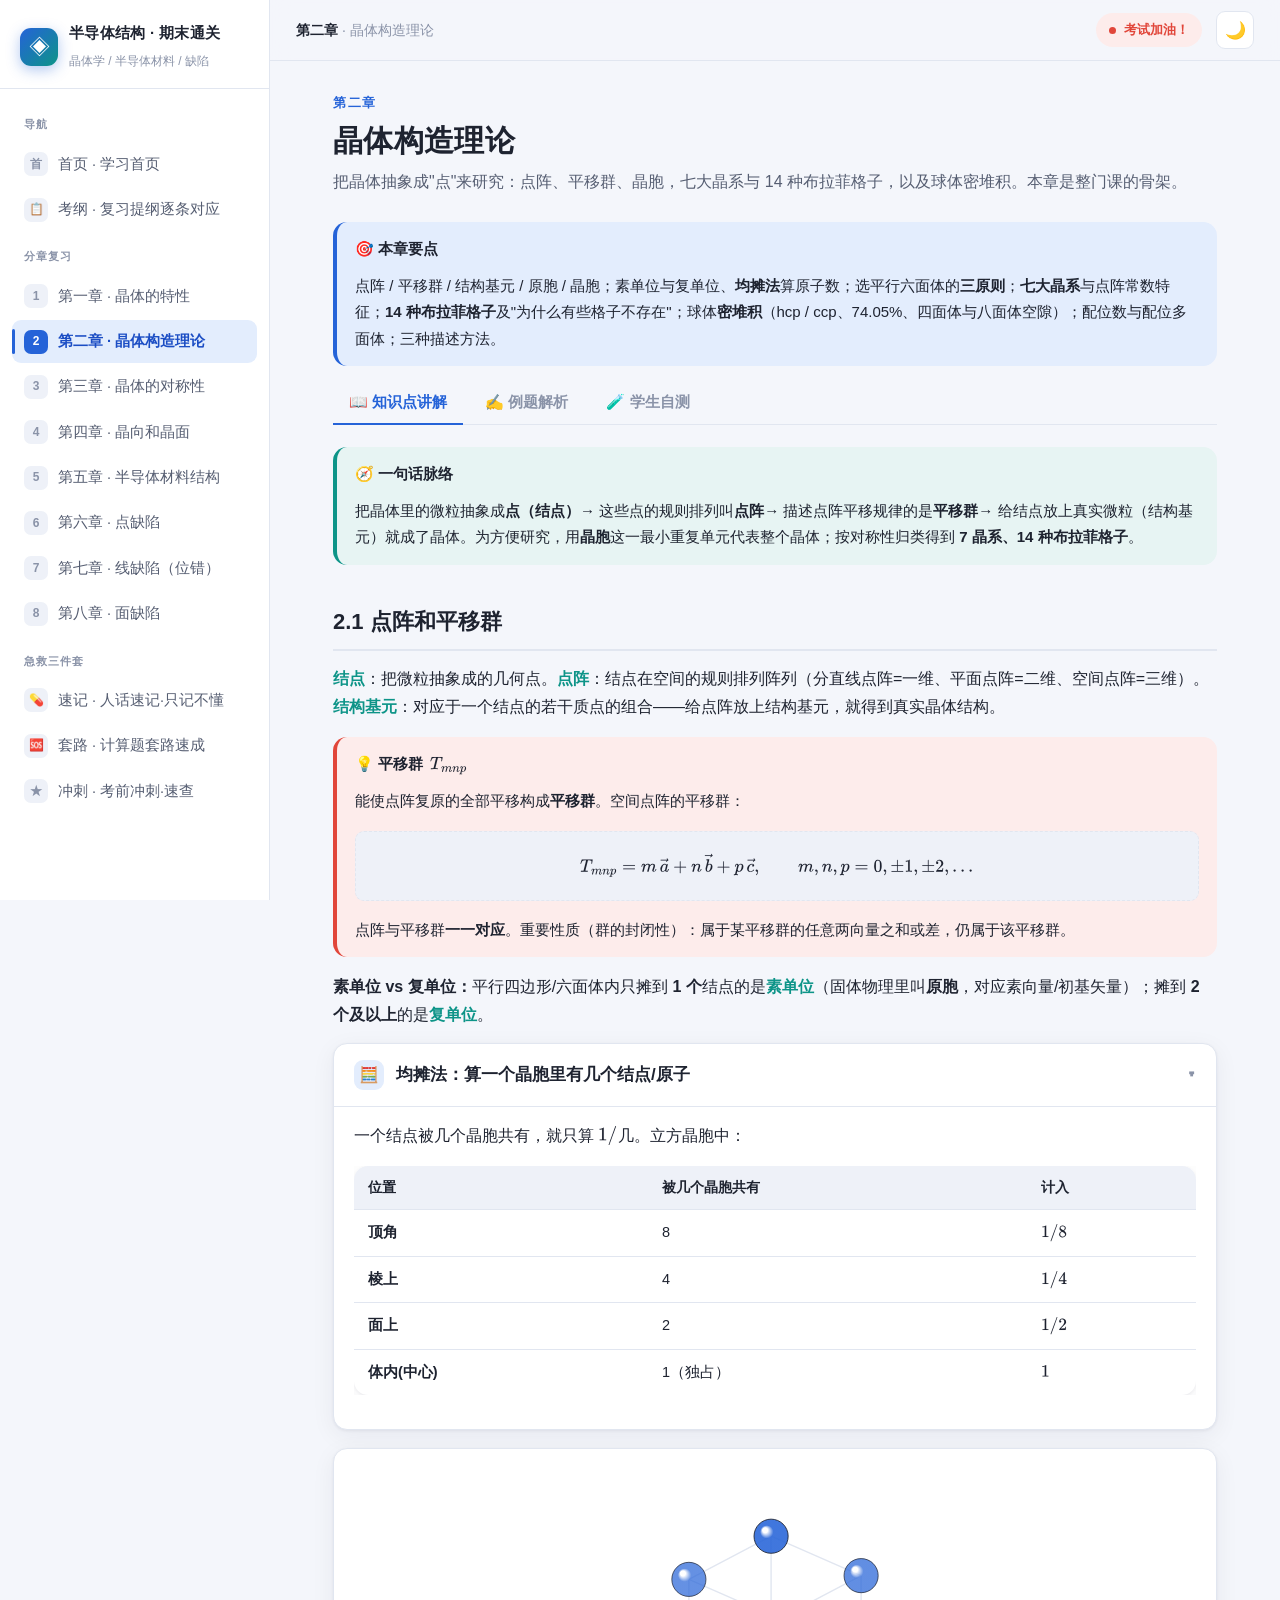
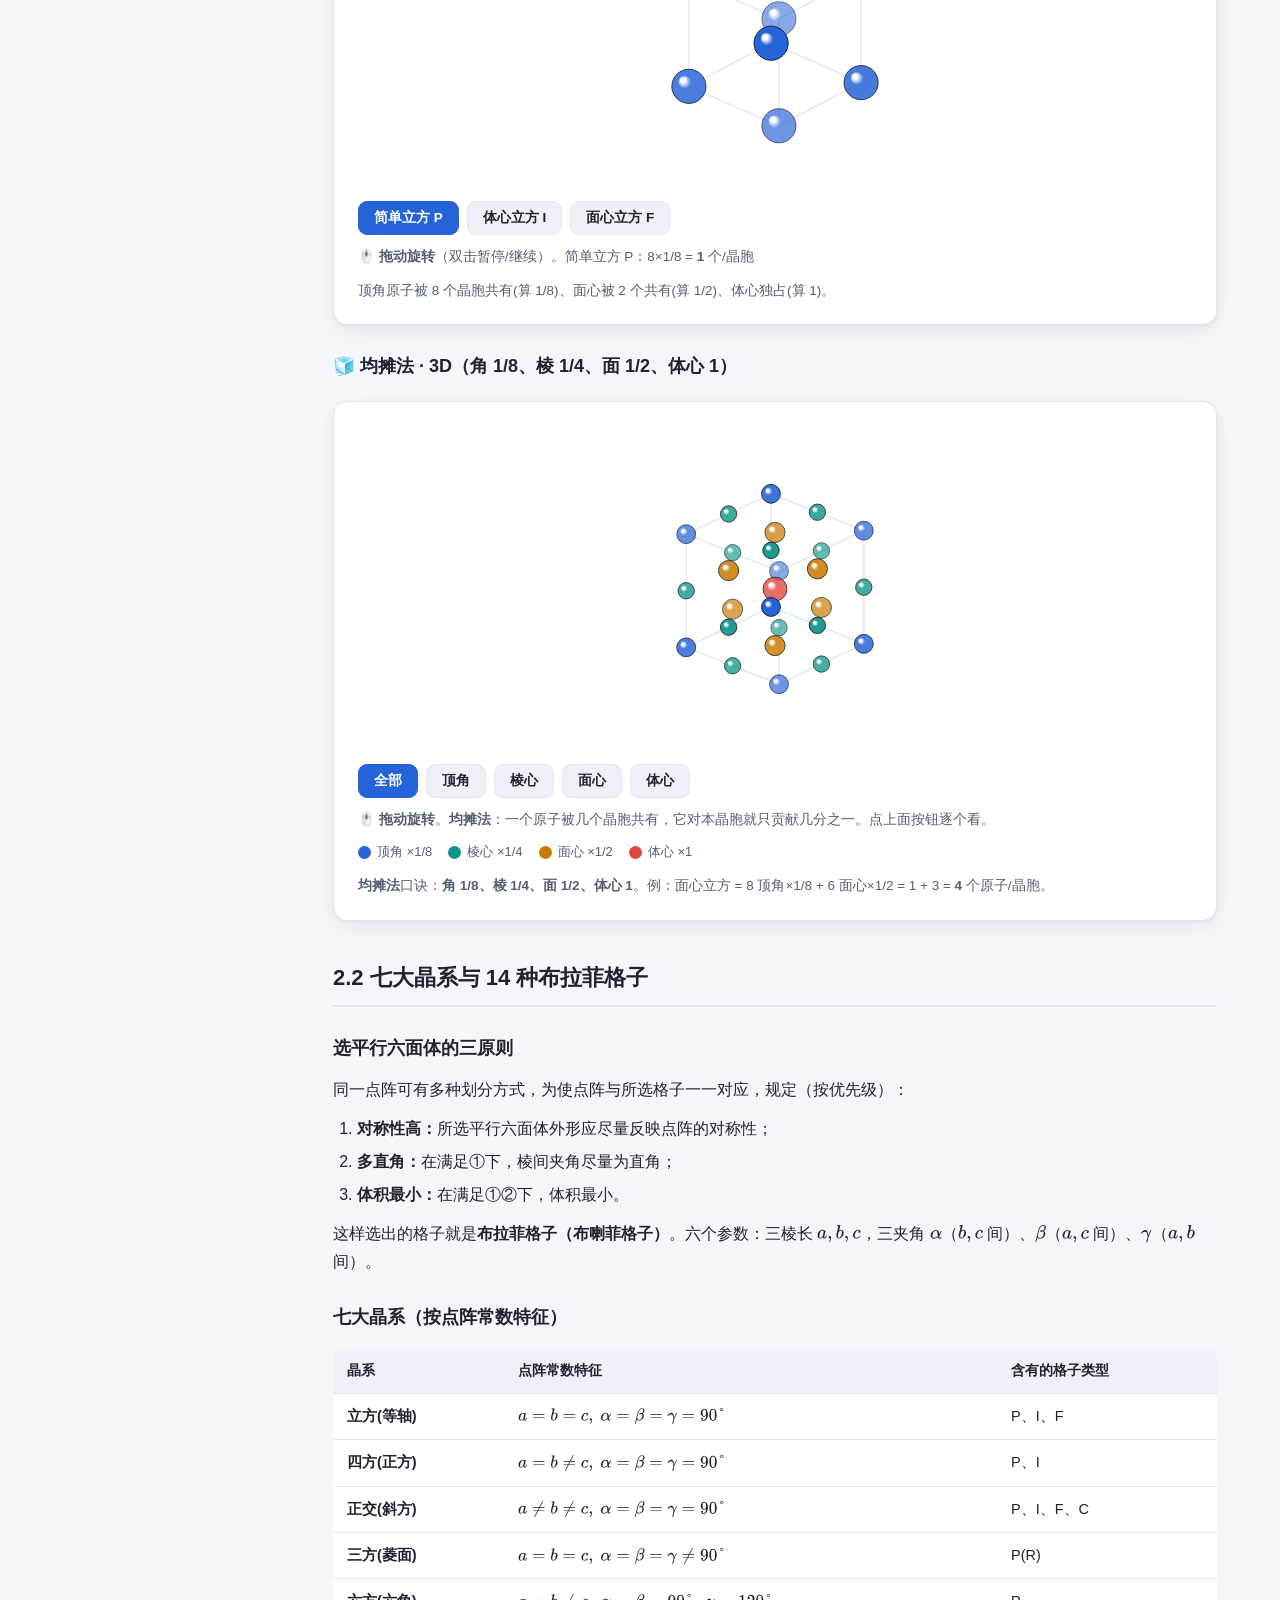
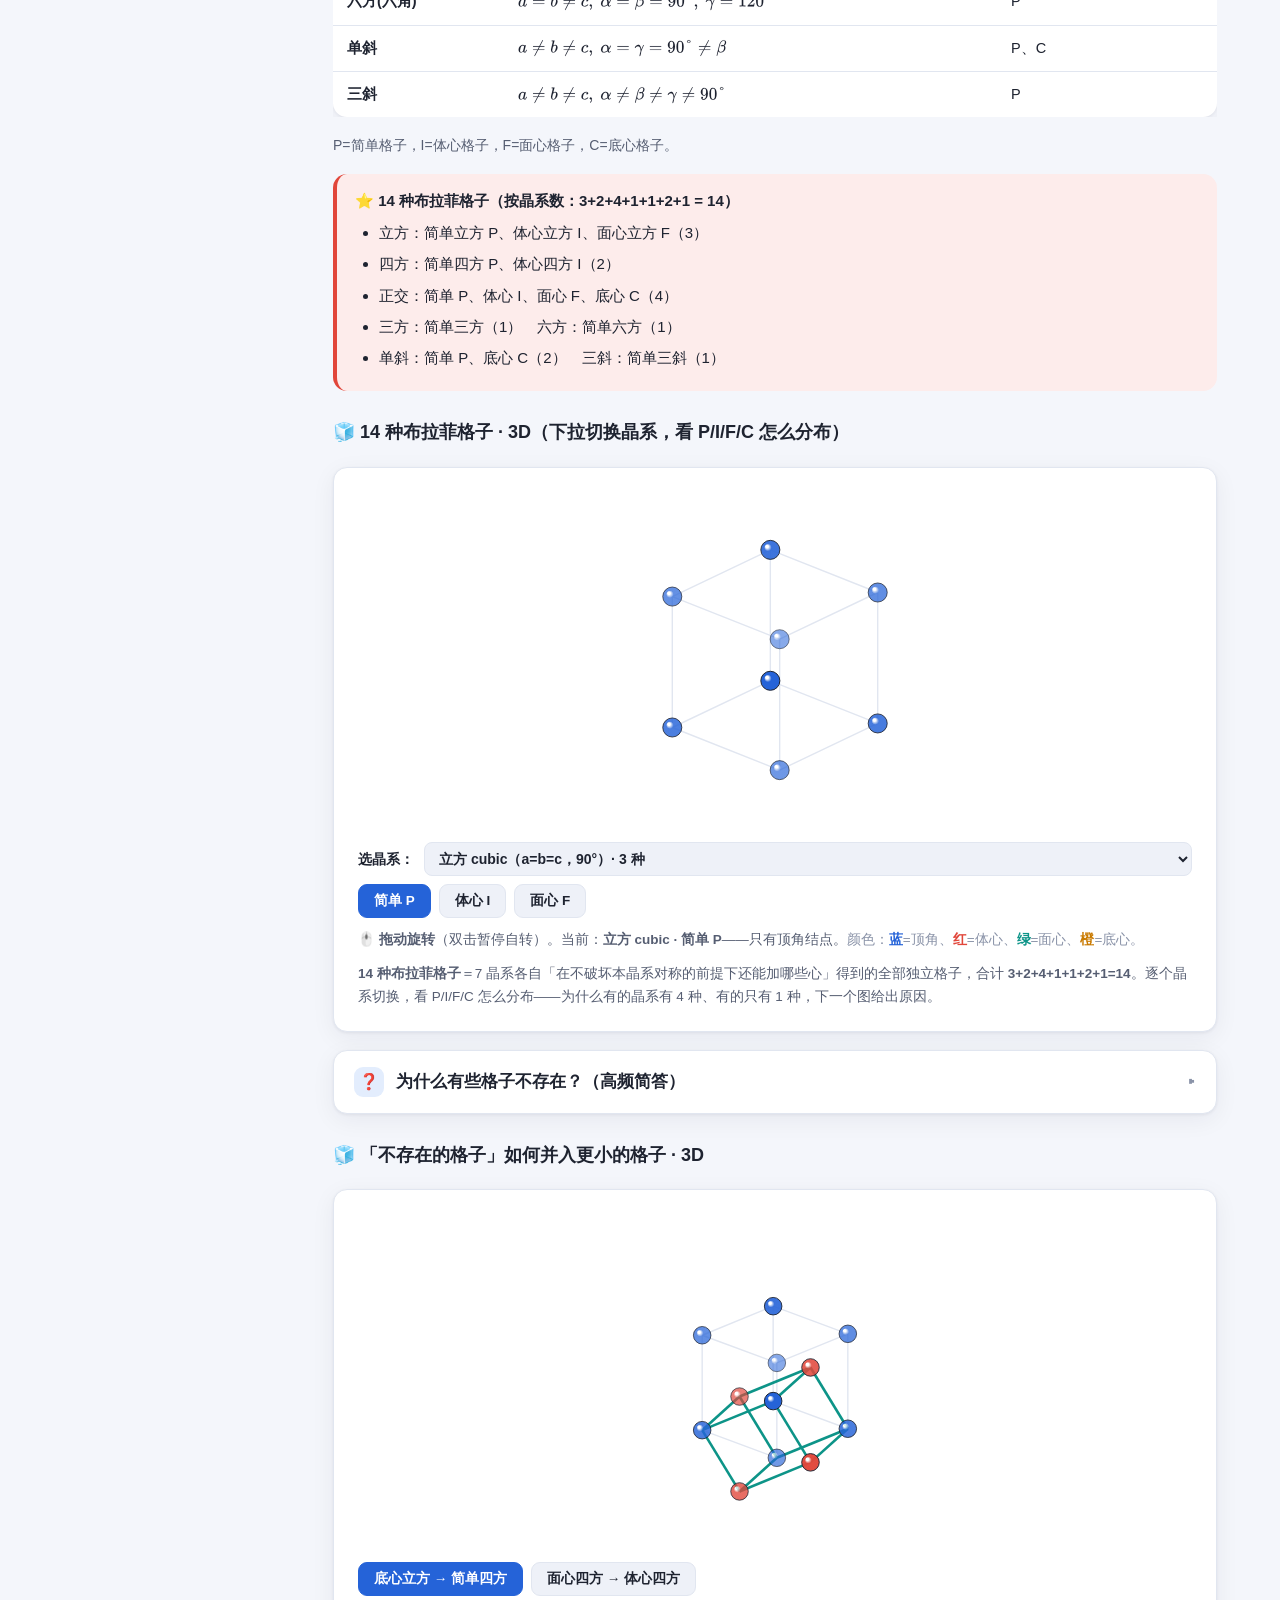
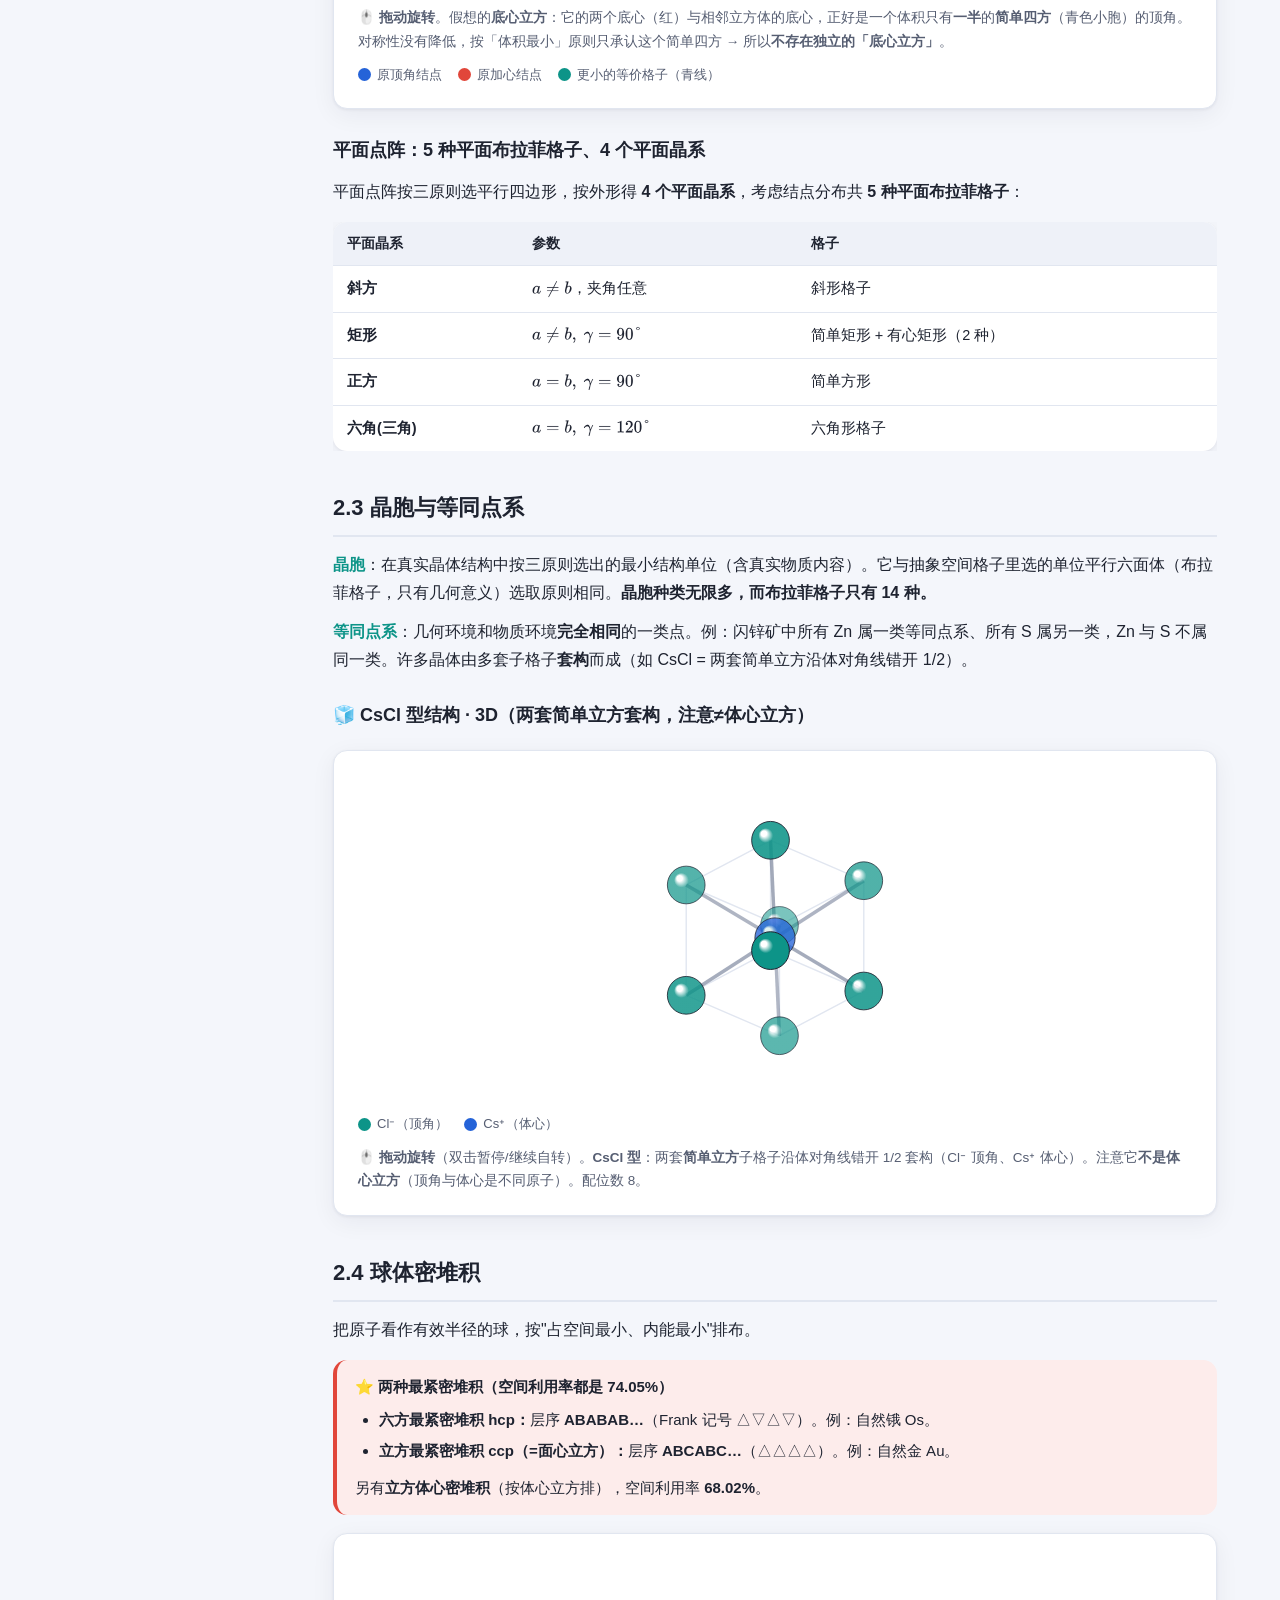
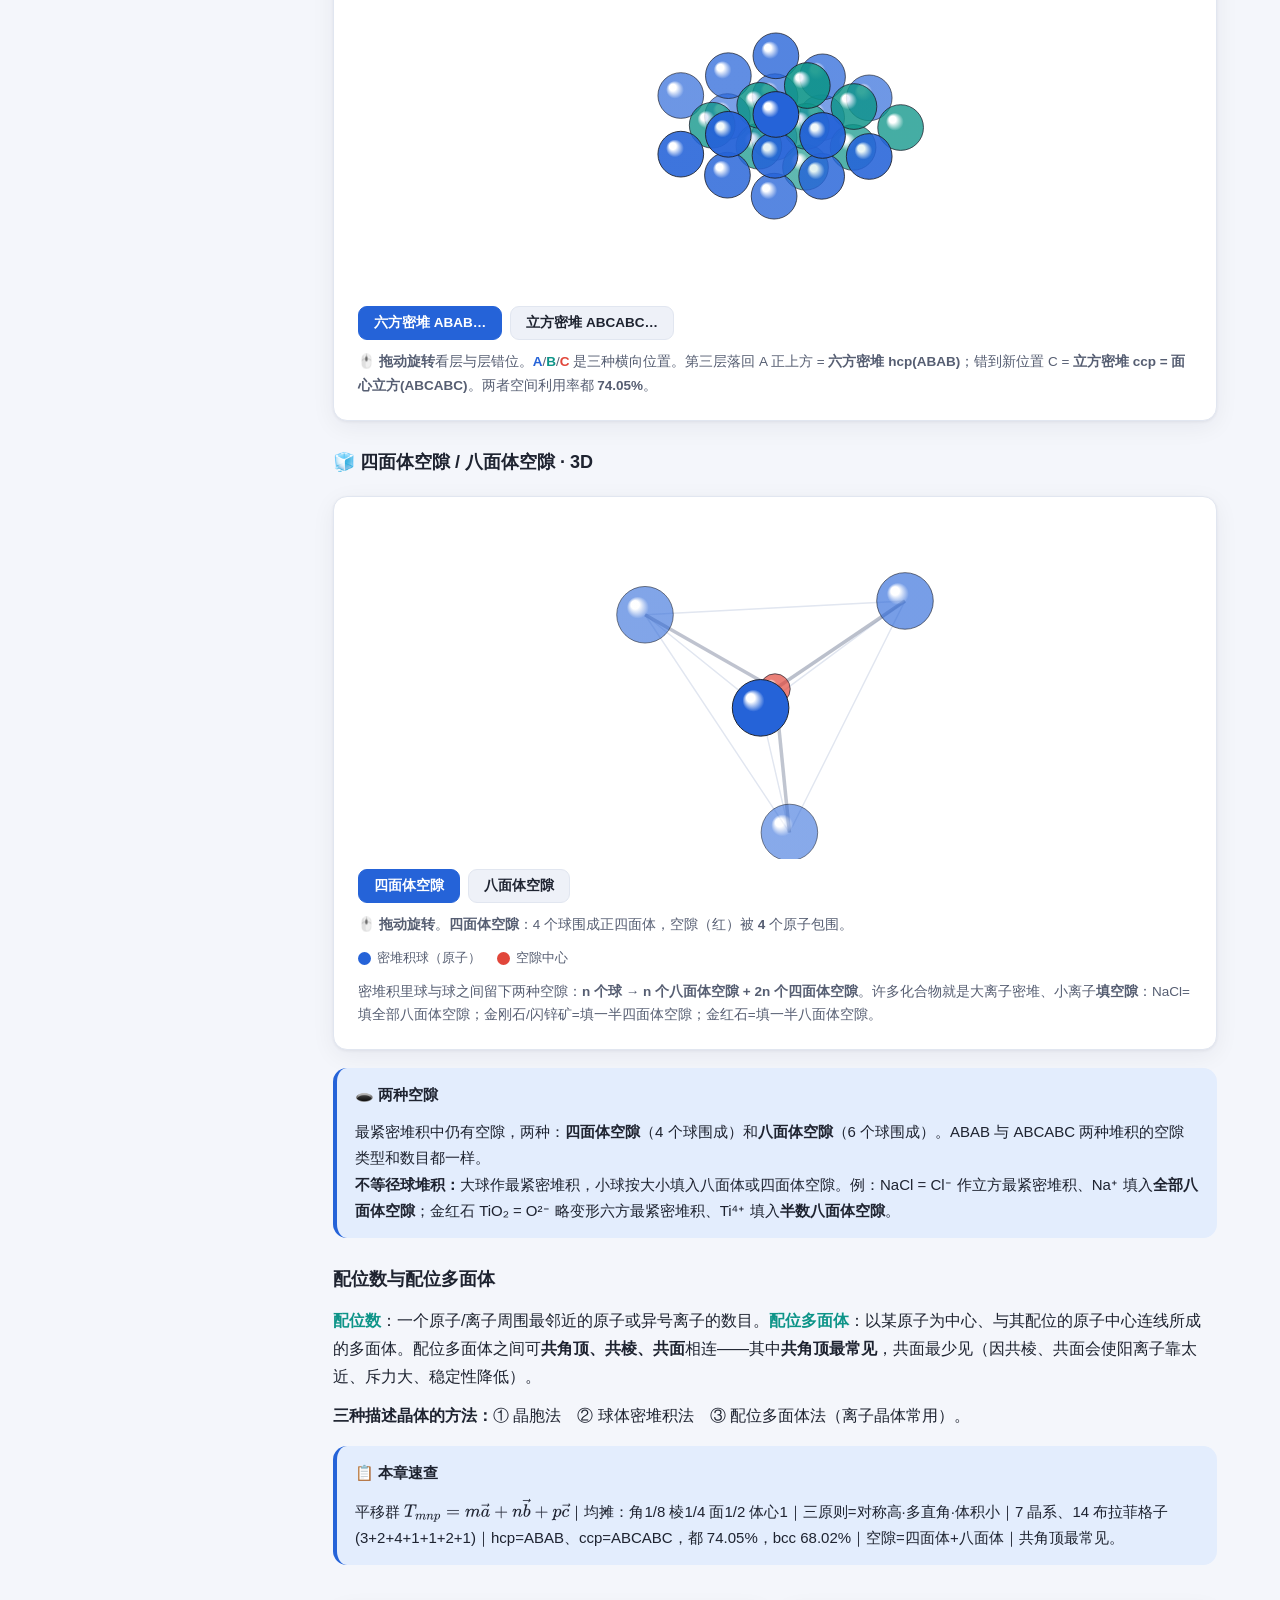
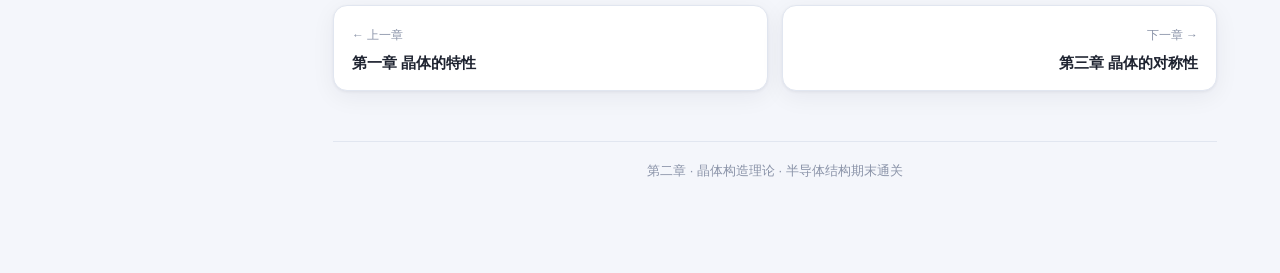
<file: ch2.html>
<!DOCTYPE html>
<html lang="zh-CN" data-theme="light">
<head>
<meta charset="UTF-8">
<meta name="viewport" content="width=device-width, initial-scale=1">
<title>第二章 晶体构造理论 · 半导体结构期末通关</title>
<link rel="stylesheet" href="assets/css/style.css">
<link rel="icon" href="data:image/svg+xml,<svg xmlns='http://www.w3.org/2000/svg' viewBox='0 0 100 100'><text y='.9em' font-size='90'>◈</text></svg>">
<script>
window.MathJax = {
  tex: { inlineMath: [['\\(','\\)']], displayMath: [['\\[','\\]'],['$$','$$']] },
  svg: { fontCache: 'global' },
  options: { skipHtmlTags: ['script','noscript','style','textarea','pre','code'] }
};
</script>
<script defer src="assets/lib/tex-svg.js"></script>
</head>
<body data-page="ch2">
<main class="content">
  <div class="content-inner">

    <div class="page-head">
      <div class="eyebrow">第二章</div>
      <h1>晶体构造理论</h1>
      <p class="lead">把晶体抽象成"点"来研究：点阵、平移群、晶胞，七大晶系与 14 种布拉菲格子，以及球体密堆积。本章是整门课的骨架。</p>
    </div>

    <div class="callout">
      <div class="callout-title">🎯 本章要点</div>
      <p>点阵 / 平移群 / 结构基元 / 原胞 / 晶胞；素单位与复单位、<strong>均摊法</strong>算原子数；选平行六面体的<strong>三原则</strong>；<strong>七大晶系</strong>与点阵常数特征；<strong>14 种布拉菲格子</strong>及"为什么有些格子不存在"；球体<strong>密堆积</strong>（hcp / ccp、74.05%、四面体与八面体空隙）；配位数与配位多面体；三种描述方法。</p>
    </div>

    <div class="tabs">
      <button class="active" data-tab="learn">📖 知识点讲解</button>
      <button data-tab="examples">✍️ 例题解析</button>
      <button data-tab="quiz">🧪 学生自测</button>
    </div>

    <div class="tab-panel active" id="learn">

      <div class="callout tip">
        <div class="callout-title">🧭 一句话脉络</div>
        <p>把晶体里的微粒抽象成<b>点（结点）</b>→ 这些点的规则排列叫<b>点阵</b>→ 描述点阵平移规律的是<b>平移群</b>→ 给结点放上真实微粒（结构基元）就成了晶体。为方便研究，用<b>晶胞</b>这一最小重复单元代表整个晶体；按对称性归类得到 <b>7 晶系、14 种布拉菲格子</b>。</p>
      </div>

      <h2>2.1 点阵和平移群</h2>
      <p><em>结点</em>：把微粒抽象成的几何点。<em>点阵</em>：结点在空间的规则排列阵列（分直线点阵=一维、平面点阵=二维、空间点阵=三维）。<em>结构基元</em>：对应于一个结点的若干质点的组合——给点阵放上结构基元，就得到真实晶体结构。</p>
      <div class="callout key">
        <div class="callout-title">💡 平移群 \(T_{mnp}\)</div>
        <p>能使点阵复原的全部平移构成<strong>平移群</strong>。空间点阵的平移群：</p>
        <div class="formula-box">\[ T_{mnp}=m\,\vec a+n\,\vec b+p\,\vec c,\qquad m,n,p=0,\pm1,\pm2,\dots \]</div>
        <p>点阵与平移群<strong>一一对应</strong>。重要性质（群的封闭性）：属于某平移群的任意两向量之和或差，仍属于该平移群。</p>
      </div>
      <p><strong>素单位 vs 复单位：</strong>平行四边形/六面体内只摊到 <strong>1 个</strong>结点的是<em>素单位</em>（固体物理里叫<strong>原胞</strong>，对应素向量/初基矢量）；摊到 <strong>2 个及以上</strong>的是<em>复单位</em>。</p>

      <details class="concept" open>
        <summary><span class="ico">🧮</span>均摊法：算一个晶胞里有几个结点/原子<span class="chev">▸</span></summary>
        <div class="concept-body">
          <p>一个结点被几个晶胞共有，就只算 \(1/\)几。立方晶胞中：</p>
          <div class="tbl-wrap"><table class="qm">
            <tr><th>位置</th><th>被几个晶胞共有</th><th>计入</th></tr>
            <tr><td>顶角</td><td>8</td><td>\(1/8\)</td></tr>
            <tr><td>棱上</td><td>4</td><td>\(1/4\)</td></tr>
            <tr><td>面上</td><td>2</td><td>\(1/2\)</td></tr>
            <tr><td>体内(中心)</td><td>1（独占）</td><td>\(1\)</td></tr>
          </table></div>
        </div>
      </details>

      <div data-viz="cubic"></div>

      <h3>🧊 均摊法 · 3D（角 1/8、棱 1/4、面 1/2、体心 1）</h3>
      <div data-viz="share"></div>

      <h2>2.2 七大晶系与 14 种布拉菲格子</h2>
      <h3>选平行六面体的三原则</h3>
      <p>同一点阵可有多种划分方式，为使点阵与所选格子一一对应，规定（按优先级）：</p>
      <ol>
        <li><strong>对称性高：</strong>所选平行六面体外形应尽量反映点阵的对称性；</li>
        <li><strong>多直角：</strong>在满足①下，棱间夹角尽量为直角；</li>
        <li><strong>体积最小：</strong>在满足①②下，体积最小。</li>
      </ol>
      <p>这样选出的格子就是<strong>布拉菲格子（布喇菲格子）</strong>。六个参数：三棱长 \(a,b,c\)，三夹角 \(\alpha\)（\(b,c\) 间）、\(\beta\)（\(a,c\) 间）、\(\gamma\)（\(a,b\) 间）。</p>

      <h3>七大晶系（按点阵常数特征）</h3>
      <div class="tbl-wrap"><table class="qm">
        <tr><th>晶系</th><th>点阵常数特征</th><th>含有的格子类型</th></tr>
        <tr><td>立方(等轴)</td><td>\(a=b=c,\ \alpha=\beta=\gamma=90°\)</td><td>P、I、F</td></tr>
        <tr><td>四方(正方)</td><td>\(a=b\neq c,\ \alpha=\beta=\gamma=90°\)</td><td>P、I</td></tr>
        <tr><td>正交(斜方)</td><td>\(a\neq b\neq c,\ \alpha=\beta=\gamma=90°\)</td><td>P、I、F、C</td></tr>
        <tr><td>三方(菱面)</td><td>\(a=b=c,\ \alpha=\beta=\gamma\neq90°\)</td><td>P(R)</td></tr>
        <tr><td>六方(六角)</td><td>\(a=b\neq c,\ \alpha=\beta=90°,\ \gamma=120°\)</td><td>P</td></tr>
        <tr><td>单斜</td><td>\(a\neq b\neq c,\ \alpha=\gamma=90°\neq\beta\)</td><td>P、C</td></tr>
        <tr><td>三斜</td><td>\(a\neq b\neq c,\ \alpha\neq\beta\neq\gamma\neq90°\)</td><td>P</td></tr>
      </table></div>
      <p style="font-size:14px;color:var(--text-soft)">P=简单格子，I=体心格子，F=面心格子，C=底心格子。</p>

      <div class="callout key">
        <div class="callout-title">⭐ 14 种布拉菲格子（按晶系数：3+2+4+1+1+2+1 = 14）</div>
        <ul style="margin:6px 0">
          <li>立方：简单立方 P、体心立方 I、面心立方 F（3）</li>
          <li>四方：简单四方 P、体心四方 I（2）</li>
          <li>正交：简单 P、体心 I、面心 F、底心 C（4）</li>
          <li>三方：简单三方（1）　六方：简单六方（1）</li>
          <li>单斜：简单 P、底心 C（2）　三斜：简单三斜（1）</li>
        </ul>
      </div>

      <h3>🧊 14 种布拉菲格子 · 3D（下拉切换晶系，看 P/I/F/C 怎么分布）</h3>
      <div data-viz="bravais"></div>

      <details class="concept">
        <summary><span class="ico">❓</span>为什么有些格子不存在？（高频简答）<span class="chev">▸</span></summary>
        <div class="concept-body">
          <p>核心理由：<strong>若某种带心格子能划成一个体积更小、但对称性不变的格子，它就不被单独承认。</strong>例如：</p>
          <ul>
            <li><strong>没有底心立方：</strong>底心立方可划成体积仅一半的<strong>简单四方</strong>，对称性不降低 → 不承认。</li>
            <li><strong>没有面心四方、底心四方：</strong>面心四方可划成体积一半的<strong>体心四方</strong>；底心四方可划成体积一半的<strong>简单四方</strong>。</li>
            <li><strong>三方只有简单：</strong>底心/体心/面心三方都能化成更小的简单三方（或简单单斜），对称性不变。</li>
          </ul>
          <p>判据三件套：<b>体积更小、对称性不变、（尽量多直角）</b>。</p>
        </div>
      </details>

      <h3>🧊 「不存在的格子」如何并入更小的格子 · 3D</h3>
      <div data-viz="reduce"></div>

      <h3>平面点阵：5 种平面布拉菲格子、4 个平面晶系</h3>
      <p>平面点阵按三原则选平行四边形，按外形得 <strong>4 个平面晶系</strong>，考虑结点分布共 <strong>5 种平面布拉菲格子</strong>：</p>
      <div class="tbl-wrap"><table class="qm">
        <tr><th>平面晶系</th><th>参数</th><th>格子</th></tr>
        <tr><td>斜方</td><td>\(a\neq b\)，夹角任意</td><td>斜形格子</td></tr>
        <tr><td>矩形</td><td>\(a\neq b,\ \gamma=90°\)</td><td>简单矩形 + 有心矩形（2 种）</td></tr>
        <tr><td>正方</td><td>\(a=b,\ \gamma=90°\)</td><td>简单方形</td></tr>
        <tr><td>六角(三角)</td><td>\(a=b,\ \gamma=120°\)</td><td>六角形格子</td></tr>
      </table></div>

      <h2>2.3 晶胞与等同点系</h2>
      <p><em>晶胞</em>：在真实晶体结构中按三原则选出的最小结构单位（含真实物质内容）。它与抽象空间格子里选的单位平行六面体（布拉菲格子，只有几何意义）选取原则相同。<strong>晶胞种类无限多，而布拉菲格子只有 14 种。</strong></p>
      <p><em>等同点系</em>：几何环境和物质环境<strong>完全相同</strong>的一类点。例：闪锌矿中所有 Zn 属一类等同点系、所有 S 属另一类，Zn 与 S 不属同一类。许多晶体由多套子格子<strong>套构</strong>而成（如 CsCl = 两套简单立方沿体对角线错开 1/2）。</p>

      <h3>🧊 CsCl 型结构 · 3D（两套简单立方套构，注意≠体心立方）</h3>
      <div data-viz="cscl"></div>

      <h2>2.4 球体密堆积</h2>
      <p>把原子看作有效半径的球，按"占空间最小、内能最小"排布。</p>
      <div class="callout key">
        <div class="callout-title">⭐ 两种最紧密堆积（空间利用率都是 74.05%）</div>
        <ul style="margin:6px 0">
          <li><strong>六方最紧密堆积 hcp：</strong>层序 <strong>ABABAB…</strong>（Frank 记号 △▽△▽）。例：自然锇 Os。</li>
          <li><strong>立方最紧密堆积 ccp（=面心立方）：</strong>层序 <strong>ABCABC…</strong>（△△△△）。例：自然金 Au。</li>
        </ul>
        <p>另有<strong>立方体心密堆积</strong>（按体心立方排），空间利用率 <strong>68.02%</strong>。</p>
      </div>

      <div data-viz="closepack"></div>

      <h3>🧊 四面体空隙 / 八面体空隙 · 3D</h3>
      <div data-viz="voids"></div>

      <div class="callout">
        <div class="callout-title">🕳️ 两种空隙</div>
        <p>最紧密堆积中仍有空隙，两种：<strong>四面体空隙</strong>（4 个球围成）和<strong>八面体空隙</strong>（6 个球围成）。ABAB 与 ABCABC 两种堆积的空隙类型和数目都一样。<br>
        <strong>不等径球堆积：</strong>大球作最紧密堆积，小球按大小填入八面体或四面体空隙。例：NaCl = Cl⁻ 作立方最紧密堆积、Na⁺ 填入<strong>全部八面体空隙</strong>；金红石 TiO₂ = O²⁻ 略变形六方最紧密堆积、Ti⁴⁺ 填入<strong>半数八面体空隙</strong>。</p>
      </div>

      <h3>配位数与配位多面体</h3>
      <p><em>配位数</em>：一个原子/离子周围最邻近的原子或异号离子的数目。<em>配位多面体</em>：以某原子为中心、与其配位的原子中心连线所成的多面体。配位多面体之间可<strong>共角顶、共棱、共面</strong>相连——其中<strong>共角顶最常见</strong>，共面最少见（因共棱、共面会使阳离子靠太近、斥力大、稳定性降低）。</p>
      <p><strong>三种描述晶体的方法：</strong>① 晶胞法　② 球体密堆积法　③ 配位多面体法（离子晶体常用）。</p>

      <div class="callout">
        <div class="callout-title">📋 本章速查</div>
        <p>平移群 \(T_{mnp}=m\vec a+n\vec b+p\vec c\)｜均摊：角1/8 棱1/4 面1/2 体心1｜三原则=对称高·多直角·体积小｜7 晶系、14 布拉菲格子(3+2+4+1+1+2+1)｜hcp=ABAB、ccp=ABCABC，都 74.05%，bcc 68.02%｜空隙=四面体+八面体｜共角顶最常见。</p>
      </div>
    </div>

    <!-- ================= 例题 ================= -->
    <div class="tab-panel" id="examples">
      <p class="lead" style="margin-bottom:18px">先盖住解答自己算，卡住了再点开。👇</p>

      <div class="example">
        <div class="example-head"><span class="ex-no">例 1</span><span class="ex-title">均摊法：体心立方、面心立方晶胞含几个原子</span><span class="tag calc">计算</span></div>
        <div class="example-body">
          <div class="problem-stmt"><span class="lbl">题：</span>分别求简单立方(P)、体心立方(I)、面心立方(F)晶胞中所含的原子数。</div>
          <button class="solution-toggle">查看完整解答 ▼</button>
          <div class="solution">
            <div class="step"><div class="step-n">1</div><div class="step-c"><h5>简单立方 P</h5><p>只有 8 个顶角原子，每个被 8 个晶胞共有：\(8\times\frac18=1\) 个。</p></div></div>
            <div class="step"><div class="step-n">2</div><div class="step-c"><h5>体心立方 I</h5><p>8 顶角 + 1 个体心（独占）：\(8\times\frac18+1=2\) 个。</p></div></div>
            <div class="step"><div class="step-n">3</div><div class="step-c"><h5>面心立方 F</h5><p>8 顶角 + 6 个面心（每个被 2 个晶胞共有）：\(8\times\frac18+6\times\frac12=1+3=4\) 个。</p></div></div>
            <div class="answer-final"><span class="lbl">答：</span>P=1，I=2，F=4 个原子/晶胞。（这是最常考的送分题，务必记牢。）</div>
          </div>
        </div>
      </div>

      <div class="example">
        <div class="example-head"><span class="ex-no">例 2</span><span class="ex-title">为什么没有"底心立方"布拉菲格子？</span><span class="tag proof">简答</span></div>
        <div class="example-body">
          <div class="problem-stmt"><span class="lbl">题：</span>14 种布拉菲格子中，立方晶系只有 P、I、F，没有底心立方。请说明原因。</div>
          <button class="solution-toggle">查看完整解答 ▼</button>
          <div class="solution">
            <div class="step"><div class="step-n">1</div><div class="step-c"><h5>找更小的等价格子</h5><p>一个底心立方格子，可以重新划分成一个体积仅为原来 \(1/2\) 的<strong>简单四方格子</strong>。</p></div></div>
            <div class="step"><div class="step-n">2</div><div class="step-c"><h5>比较对称性</h5><p>这个简单四方格子与原底心立方<strong>具有相同的对称性</strong>，对称性并没有降低。</p></div></div>
            <div class="step"><div class="step-n">3</div><div class="step-c"><h5>按三原则取舍</h5><p>既然能划成体积更小、对称性不变的格子，按"体积最小"原则就应取那个更小的，故"底心立方"不被单独承认。</p></div></div>
            <div class="answer-final"><span class="lbl">答：</span>底心立方可化为体积一半、对称性相同的简单四方，故不存在独立的底心立方格子。（同理可解释无面心四方、无体心三方等。）</div>
          </div>
        </div>
      </div>

      <div class="example">
        <div class="example-head"><span class="ex-no">例 3</span><span class="ex-title">密堆积的空隙与空间利用率</span><span class="tag proof">概念</span></div>
        <div class="example-body">
          <div class="problem-stmt"><span class="lbl">题：</span>六方最紧密堆积与立方最紧密堆积的层序各是什么？空间利用率多少？有哪两种空隙？NaCl 结构如何用密堆积描述？</div>
          <button class="solution-toggle">查看完整解答 ▼</button>
          <div class="solution">
            <div class="step"><div class="step-n">1</div><div class="step-c"><h5>层序</h5><p>六方最紧密堆积 hcp：<strong>ABABAB…</strong>；立方最紧密堆积 ccp（即面心立方）：<strong>ABCABC…</strong>。</p></div></div>
            <div class="step"><div class="step-n">2</div><div class="step-c"><h5>空间利用率</h5><p>两种最紧密堆积都是 <strong>74.05%</strong>；立方体心密堆积是 <strong>68.02%</strong>。</p></div></div>
            <div class="step"><div class="step-n">3</div><div class="step-c"><h5>空隙</h5><p>两种空隙：<strong>四面体空隙</strong>（4 球围成）与<strong>八面体空隙</strong>（6 球围成）。</p></div></div>
            <div class="step"><div class="step-n">4</div><div class="step-c"><h5>NaCl</h5><p>体积大的 Cl⁻ 作立方最紧密堆积，体积小的 Na⁺ 填入<strong>全部八面体空隙</strong>。</p></div></div>
            <div class="answer-final"><span class="lbl">答：</span>见上。记住"74.05% / 68.02%"和"四面体 + 八面体空隙"两组关键数据。</div>
          </div>
        </div>
      </div>
    </div>

    <!-- ================= 自测 ================= -->
    <div class="tab-panel" id="quiz">
      <p class="lead" style="margin-bottom:8px">点选项即时判分给解析；多选题选完点「提交答案」。</p>
      <div class="quiz" data-chapter="ch2">

<div class="quiz-item" data-type="single">
  <div class="q-stem">空间点阵的平移群可写为</div>
  <ul class="q-options">
    <li data-correct>\(T_{mnp}=m\vec a+n\vec b+p\vec c\)（\(m,n,p\) 为整数）</li>
    <li>\(T=\vec a+\vec b+\vec c\)</li>
    <li>\(T=mnp\,\vec a\)</li>
    <li>\(T=h\vec a^*+k\vec b^*+l\vec c^*\)</li>
  </ul>
  <div class="q-explain">空间点阵平移群是三个素向量的整数线性组合，与点阵一一对应。\(h\vec a^*+...\) 是倒易点阵（第四章）。<strong>【秒记】平移群=m a + n b + p c。</strong></div>
</div>

<div class="quiz-item" data-type="single">
  <div class="q-stem">对应于一个结点的若干质点的组合，称为</div>
  <ul class="q-options">
    <li>原胞</li>
    <li data-correct>结构基元</li>
    <li>晶系</li>
    <li>配位多面体</li>
  </ul>
  <div class="q-explain">点阵是抽象的点；给每个结点放上"结构基元"（一组质点）就得到真实晶体结构。同一点阵配不同结构基元可构成无限多种晶体。<strong>【秒记】结点+结构基元=晶体结构。</strong></div>
</div>

<div class="quiz-item" data-type="single">
  <div class="q-stem">面心立方(F)晶胞中含有的原子数为</div>
  <ul class="q-options">
    <li>2</li>
    <li data-correct>4</li>
    <li>6</li>
    <li>8</li>
  </ul>
  <div class="q-explain">8 顶角×1/8 + 6 面心×1/2 = 1 + 3 = 4。体心立方是 2，简单立方是 1。<strong>【秒记】P=1、I=2、F=4。</strong></div>
</div>

<div class="quiz-item" data-type="single">
  <div class="q-stem">用均摊法，处于立方晶胞顶角的原子对该晶胞的贡献为</div>
  <ul class="q-options">
    <li>1</li>
    <li>1/2</li>
    <li>1/4</li>
    <li data-correct>1/8</li>
  </ul>
  <div class="q-explain">顶角原子被 8 个晶胞共有，故计 1/8；棱上 1/4，面上 1/2，体心 1。<strong>【秒记】角1/8、棱1/4、面1/2、心1。</strong></div>
</div>

<div class="quiz-item" data-type="single">
  <div class="q-stem">选取单位平行六面体的三原则，按优先级排序是</div>
  <ul class="q-options">
    <li data-correct>对称性高 → 多直角 → 体积最小</li>
    <li>体积最小 → 多直角 → 对称性高</li>
    <li>多直角 → 体积最小 → 对称性高</li>
    <li>体积最大 → 对称性高 → 多直角</li>
  </ul>
  <div class="q-explain">先保证充分反映点阵对称性，其次尽量多直角，最后体积最小。顺序不能颠倒。<strong>【秒记】对称高 &gt; 多直角 &gt; 体积小。</strong></div>
</div>

<div class="quiz-item" data-type="single">
  <div class="q-stem">布拉菲格子（空间点阵）一共有</div>
  <ul class="q-options">
    <li>7 种</li>
    <li data-correct>14 种</li>
    <li>32 种</li>
    <li>230 种</li>
  </ul>
  <div class="q-explain">7 个晶系，14 种布拉菲格子，32 个点群，230 个空间群——这组数字要分清。<strong>【秒记】7晶系、14布拉菲、32点群、230空间群。</strong></div>
</div>

<div class="quiz-item" data-type="single">
  <div class="q-stem">立方晶系（\(a=b=c,\ \alpha=\beta=\gamma=90°\)）含有的布拉菲格子是</div>
  <ul class="q-options">
    <li>只有简单立方</li>
    <li data-correct>简单立方 P、体心立方 I、面心立方 F</li>
    <li>P、I、F、C 四种</li>
    <li>只有体心和面心</li>
  </ul>
  <div class="q-explain">立方晶系有 P、I、F 三种，没有底心立方（可化为更小的简单四方）。正交晶系才有 P、I、F、C 四种。<strong>【秒记】立方=P/I/F，正交=P/I/F/C。</strong></div>
</div>

<div class="quiz-item" data-type="single">
  <div class="q-stem">六方晶系的点阵常数特征是</div>
  <ul class="q-options">
    <li>\(a=b=c,\ \alpha=\beta=\gamma=90°\)</li>
    <li data-correct>\(a=b\neq c,\ \alpha=\beta=90°,\ \gamma=120°\)</li>
    <li>\(a\neq b\neq c,\ \alpha\neq\beta\neq\gamma\)</li>
    <li>\(a=b=c,\ \alpha=\beta=\gamma\neq90°\)</li>
  </ul>
  <div class="q-explain">六方：两边相等、夹角 120°、第三轴垂直。\(a=b=c,\alpha=\beta=\gamma\neq90°\) 是三方（菱面）。<strong>【秒记】六方：a=b≠c，γ=120°。</strong></div>
</div>

<div class="quiz-item" data-type="single">
  <div class="q-stem">等径球体的最紧密堆积，空间利用率为</div>
  <ul class="q-options">
    <li>68.02%</li>
    <li data-correct>74.05%</li>
    <li>52.36%</li>
    <li>100%</li>
  </ul>
  <div class="q-explain">六方最紧密(ABAB)和立方最紧密(ABCABC)堆积都是 74.05%；立方体心密堆积是 68.02%。<strong>【秒记】最紧密 74.05%，体心 68.02%。</strong></div>
</div>

<div class="quiz-item" data-type="single">
  <div class="q-stem">层序为 ABCABC… 的最紧密堆积是</div>
  <ul class="q-options">
    <li>六方最紧密堆积</li>
    <li data-correct>立方最紧密堆积（即面心立方）</li>
    <li>立方体心密堆积</li>
    <li>简单立方堆积</li>
  </ul>
  <div class="q-explain">ABCABC 对应立方最紧密堆积(ccp)=面心立方；ABABAB 对应六方最紧密堆积(hcp)。<strong>【秒记】ABC=立方(面心)，ABAB=六方。</strong></div>
</div>

<div class="quiz-item" data-type="single">
  <div class="q-stem">最紧密堆积中存在的两种空隙是</div>
  <ul class="q-options">
    <li>正方空隙和三角空隙</li>
    <li data-correct>四面体空隙和八面体空隙</li>
    <li>立方空隙和球形空隙</li>
    <li>只有八面体空隙</li>
  </ul>
  <div class="q-explain">四面体空隙由 4 个球围成，八面体空隙由 6 个球围成；NaCl 中 Na⁺ 填入全部八面体空隙。<strong>【秒记】空隙=四面体(4球)+八面体(6球)。</strong></div>
</div>

<div class="quiz-item" data-type="single">
  <div class="q-stem">配位多面体之间最常见的连接方式是</div>
  <ul class="q-options">
    <li data-correct>共角顶</li>
    <li>共棱</li>
    <li>共面</li>
    <li>完全分离</li>
  </ul>
  <div class="q-explain">共角顶最常见，共棱其次，共面最少见——因为共棱、共面会让阳离子靠太近、斥力增大、稳定性降低。<strong>【秒记】共角顶最常见，共面最少见。</strong></div>
</div>

<div class="quiz-item" data-type="multiple">
  <div class="q-stem">关于晶胞与布拉菲格子，正确的有（多选）</div>
  <ul class="q-options">
    <li data-correct>晶胞含真实物质内容，布拉菲格子只有几何意义</li>
    <li data-correct>晶胞种类无限多，布拉菲格子只有 14 种</li>
    <li data-correct>两者选取原则相同（三原则）</li>
    <li>布拉菲格子有无限多种</li>
  </ul>
  <div class="q-explain">晶胞=真实结构里的最小单元，结构基元千差万别故无限多；抽象空间格子只有 14 种。两者都按三原则选取。<strong>【秒记】晶胞无限多，布拉菲只14种。</strong></div>
</div>

<div class="quiz-item" data-type="multiple">
  <div class="q-stem">下列关于"某些带心格子不存在"的解释，正确的有（多选）</div>
  <ul class="q-options">
    <li data-correct>底心立方可化为体积一半的简单四方，对称性不变</li>
    <li data-correct>面心四方可化为体积一半的体心四方</li>
    <li data-correct>判据是：能化成体积更小且对称性不变的格子就不单独承认</li>
    <li>是因为它们对称性太高</li>
  </ul>
  <div class="q-explain">取舍依据是"体积更小、对称性不变"。底心立方→简单四方、面心四方→体心四方、底心四方→简单四方等都是例子。<strong>【秒记】能化小且对称不变=不承认。</strong></div>
</div>

      </div>
    </div>

    <div class="pager">
      <a class="prev" href="ch1.html"><span>← 上一章</span><b>第一章 晶体的特性</b></a>
      <a class="next" href="ch3.html"><span>下一章 →</span><b>第三章 晶体的对称性</b></a>
    </div>
    <div class="foot-note">第二章 · 晶体构造理论 · 半导体结构期末通关</div>

  </div>
</main>
<script defer src="assets/js/app.js"></script>
<script defer src="assets/js/quiz.js"></script>
<script defer src="assets/js/viz.js"></script>
</body>
</html>
</file>
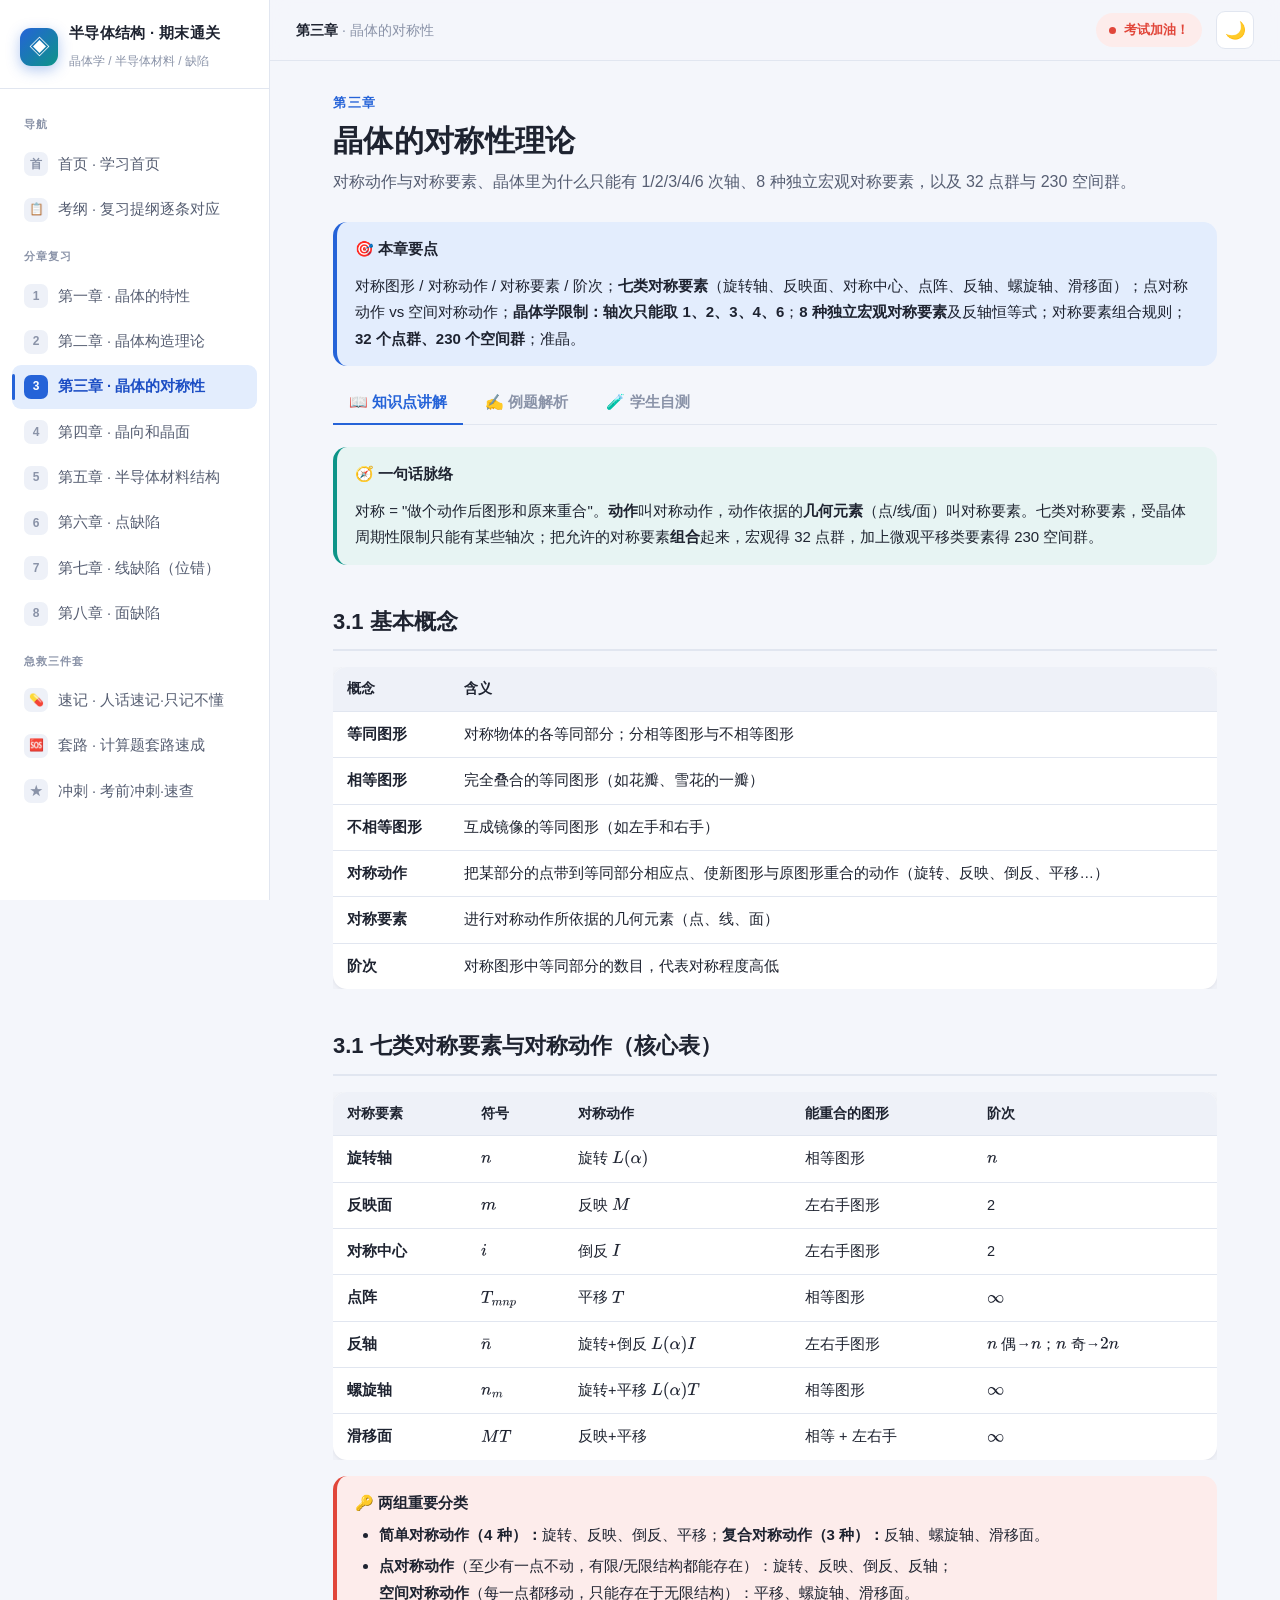
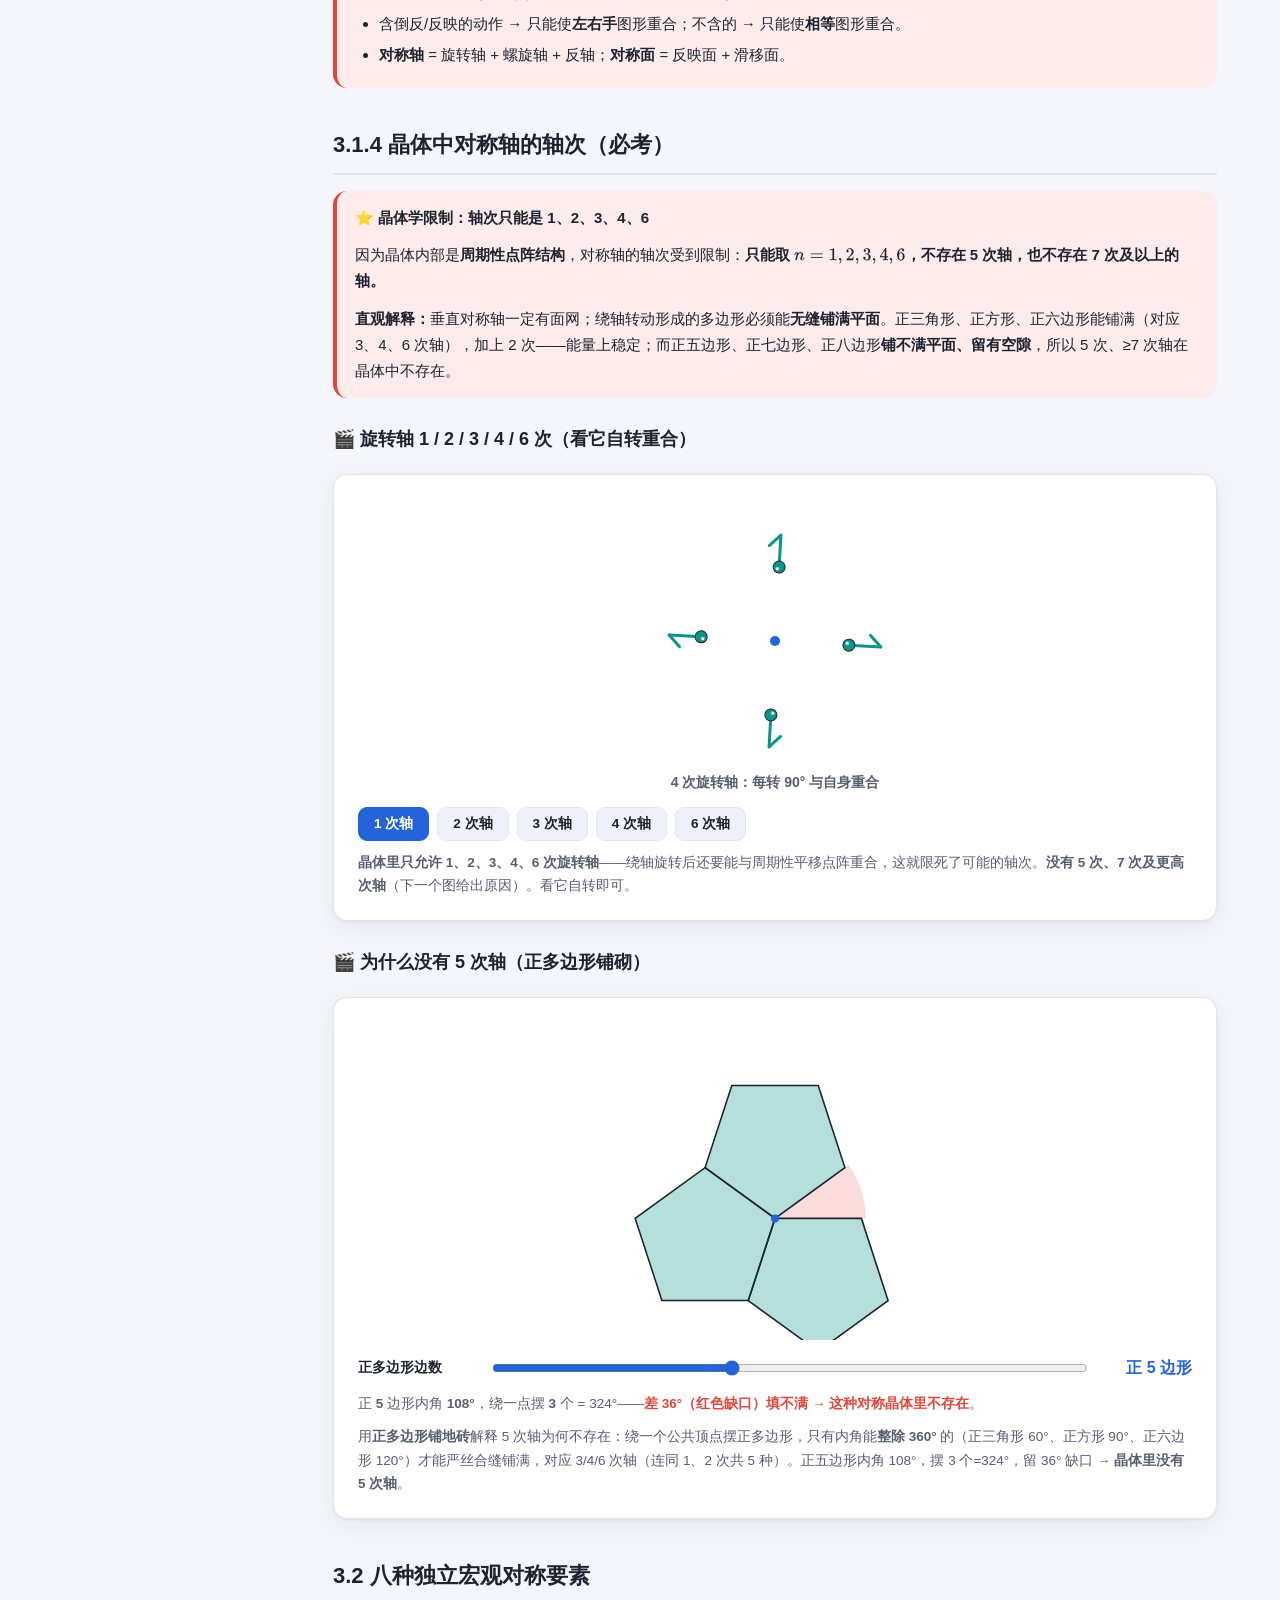
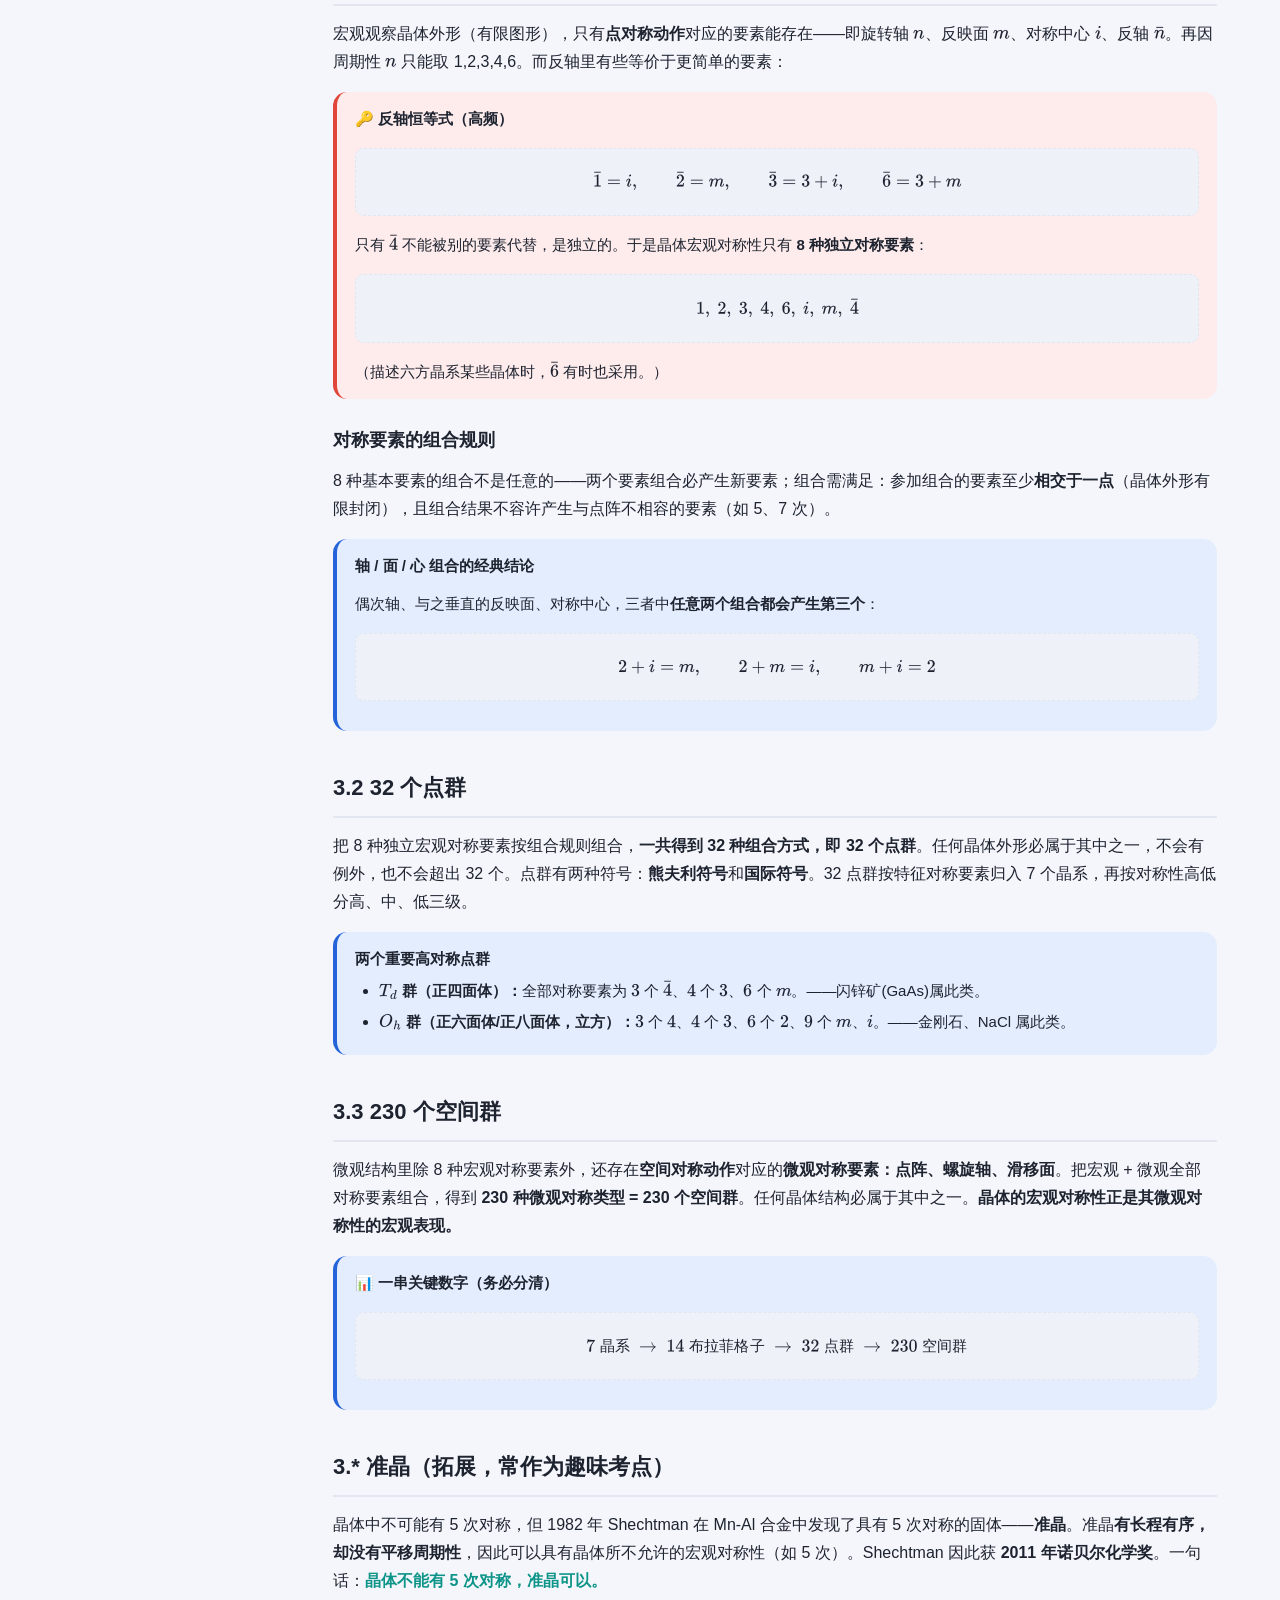
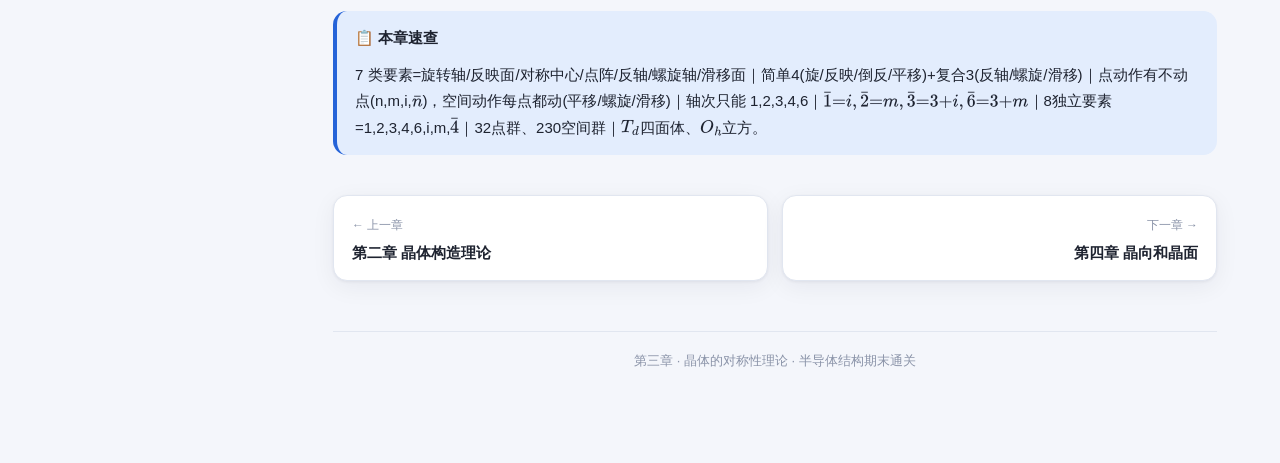
<file: ch3.html>
<!DOCTYPE html>
<html lang="zh-CN" data-theme="light">
<head>
<meta charset="UTF-8">
<meta name="viewport" content="width=device-width, initial-scale=1">
<title>第三章 晶体的对称性 · 半导体结构期末通关</title>
<link rel="stylesheet" href="assets/css/style.css">
<link rel="icon" href="data:image/svg+xml,<svg xmlns='http://www.w3.org/2000/svg' viewBox='0 0 100 100'><text y='.9em' font-size='90'>◈</text></svg>">
<script>
window.MathJax = {
  tex: { inlineMath: [['\\(','\\)']], displayMath: [['\\[','\\]'],['$$','$$']] },
  svg: { fontCache: 'global' },
  options: { skipHtmlTags: ['script','noscript','style','textarea','pre','code'] }
};
</script>
<script defer src="assets/lib/tex-svg.js"></script>
</head>
<body data-page="ch3">
<main class="content">
  <div class="content-inner">

    <div class="page-head">
      <div class="eyebrow">第三章</div>
      <h1>晶体的对称性理论</h1>
      <p class="lead">对称动作与对称要素、晶体里为什么只能有 1/2/3/4/6 次轴、8 种独立宏观对称要素，以及 32 点群与 230 空间群。</p>
    </div>

    <div class="callout">
      <div class="callout-title">🎯 本章要点</div>
      <p>对称图形 / 对称动作 / 对称要素 / 阶次；<strong>七类对称要素</strong>（旋转轴、反映面、对称中心、点阵、反轴、螺旋轴、滑移面）；点对称动作 vs 空间对称动作；<strong>晶体学限制：轴次只能取 1、2、3、4、6</strong>；<strong>8 种独立宏观对称要素</strong>及反轴恒等式；对称要素组合规则；<strong>32 个点群、230 个空间群</strong>；准晶。</p>
    </div>

    <div class="tabs">
      <button class="active" data-tab="learn">📖 知识点讲解</button>
      <button data-tab="examples">✍️ 例题解析</button>
      <button data-tab="quiz">🧪 学生自测</button>
    </div>

    <div class="tab-panel active" id="learn">

      <div class="callout tip">
        <div class="callout-title">🧭 一句话脉络</div>
        <p>对称 = "做个动作后图形和原来重合"。<b>动作</b>叫对称动作，动作依据的<b>几何元素</b>（点/线/面）叫对称要素。七类对称要素，受晶体周期性限制只能有某些轴次；把允许的对称要素<b>组合</b>起来，宏观得 32 点群，加上微观平移类要素得 230 空间群。</p>
      </div>

      <h2>3.1 基本概念</h2>
      <div class="tbl-wrap"><table class="qm">
        <tr><th>概念</th><th>含义</th></tr>
        <tr><td>等同图形</td><td>对称物体的各等同部分；分相等图形与不相等图形</td></tr>
        <tr><td>相等图形</td><td>完全叠合的等同图形（如花瓣、雪花的一瓣）</td></tr>
        <tr><td>不相等图形</td><td>互成镜像的等同图形（如左手和右手）</td></tr>
        <tr><td>对称动作</td><td>把某部分的点带到等同部分相应点、使新图形与原图形重合的动作（旋转、反映、倒反、平移…）</td></tr>
        <tr><td>对称要素</td><td>进行对称动作所依据的几何元素（点、线、面）</td></tr>
        <tr><td>阶次</td><td>对称图形中等同部分的数目，代表对称程度高低</td></tr>
      </table></div>

      <h2>3.1 七类对称要素与对称动作（核心表）</h2>
      <div class="tbl-wrap"><table class="qm">
        <tr><th>对称要素</th><th>符号</th><th>对称动作</th><th>能重合的图形</th><th>阶次</th></tr>
        <tr><td>旋转轴</td><td>\(n\)</td><td>旋转 \(L(\alpha)\)</td><td>相等图形</td><td>\(n\)</td></tr>
        <tr><td>反映面</td><td>\(m\)</td><td>反映 \(M\)</td><td>左右手图形</td><td>2</td></tr>
        <tr><td>对称中心</td><td>\(i\)</td><td>倒反 \(I\)</td><td>左右手图形</td><td>2</td></tr>
        <tr><td>点阵</td><td>\(T_{mnp}\)</td><td>平移 \(T\)</td><td>相等图形</td><td>\(\infty\)</td></tr>
        <tr><td>反轴</td><td>\(\bar n\)</td><td>旋转+倒反 \(L(\alpha)I\)</td><td>左右手图形</td><td>\(n\) 偶→\(n\)；\(n\) 奇→\(2n\)</td></tr>
        <tr><td>螺旋轴</td><td>\(n_m\)</td><td>旋转+平移 \(L(\alpha)T\)</td><td>相等图形</td><td>\(\infty\)</td></tr>
        <tr><td>滑移面</td><td>\(MT\)</td><td>反映+平移</td><td>相等 + 左右手</td><td>\(\infty\)</td></tr>
      </table></div>
      <div class="callout key">
        <div class="callout-title">🔑 两组重要分类</div>
        <ul style="margin:6px 0">
          <li><strong>简单对称动作（4 种）：</strong>旋转、反映、倒反、平移；<strong>复合对称动作（3 种）：</strong>反轴、螺旋轴、滑移面。</li>
          <li><strong>点对称动作</strong>（至少有一点不动，有限/无限结构都能存在）：旋转、反映、倒反、反轴；<br>
          <strong>空间对称动作</strong>（每一点都移动，只能存在于无限结构）：平移、螺旋轴、滑移面。</li>
          <li>含倒反/反映的动作 → 只能使<strong>左右手</strong>图形重合；不含的 → 只能使<strong>相等</strong>图形重合。</li>
          <li><strong>对称轴</strong> = 旋转轴 + 螺旋轴 + 反轴；<strong>对称面</strong> = 反映面 + 滑移面。</li>
        </ul>
      </div>

      <h2>3.1.4 晶体中对称轴的轴次（必考）</h2>
      <div class="callout key">
        <div class="callout-title">⭐ 晶体学限制：轴次只能是 1、2、3、4、6</div>
        <p>因为晶体内部是<strong>周期性点阵结构</strong>，对称轴的轴次受到限制：<strong>只能取 \(n=1,2,3,4,6\)，不存在 5 次轴，也不存在 7 次及以上的轴。</strong></p>
        <p><strong>直观解释：</strong>垂直对称轴一定有面网；绕轴转动形成的多边形必须能<strong>无缝铺满平面</strong>。正三角形、正方形、正六边形能铺满（对应 3、4、6 次轴），加上 2 次——能量上稳定；而正五边形、正七边形、正八边形<strong>铺不满平面、留有空隙</strong>，所以 5 次、≥7 次轴在晶体中不存在。</p>
      </div>

      <h3>🎬 旋转轴 1 / 2 / 3 / 4 / 6 次（看它自转重合）</h3>
      <div data-viz="rotaxis"></div>

      <h3>🎬 为什么没有 5 次轴（正多边形铺砌）</h3>
      <div data-viz="fivefold"></div>

      <h2>3.2 八种独立宏观对称要素</h2>
      <p>宏观观察晶体外形（有限图形），只有<strong>点对称动作</strong>对应的要素能存在——即旋转轴 \(n\)、反映面 \(m\)、对称中心 \(i\)、反轴 \(\bar n\)。再因周期性 \(n\) 只能取 1,2,3,4,6。而反轴里有些等价于更简单的要素：</p>
      <div class="callout key">
        <div class="callout-title">🔑 反轴恒等式（高频）</div>
        <div class="formula-box">\[ \bar1=i,\qquad \bar2=m,\qquad \bar3=3+i,\qquad \bar6=3+m \]</div>
        <p>只有 \(\bar4\) 不能被别的要素代替，是独立的。于是晶体宏观对称性只有 <strong>8 种独立对称要素</strong>：</p>
        <div class="formula-box">\[ 1,\ 2,\ 3,\ 4,\ 6,\ i,\ m,\ \bar4 \]</div>
        <p>（描述六方晶系某些晶体时，\(\bar6\) 有时也采用。）</p>
      </div>

      <h3>对称要素的组合规则</h3>
      <p>8 种基本要素的组合不是任意的——两个要素组合必产生新要素；组合需满足：参加组合的要素至少<strong>相交于一点</strong>（晶体外形有限封闭），且组合结果不容许产生与点阵不相容的要素（如 5、7 次）。</p>
      <div class="callout">
        <div class="callout-title">轴 / 面 / 心 组合的经典结论</div>
        <p>偶次轴、与之垂直的反映面、对称中心，三者中<strong>任意两个组合都会产生第三个</strong>：</p>
        <div class="formula-box">\[ 2+i=m,\qquad 2+m=i,\qquad m+i=2 \]</div>
      </div>

      <h2>3.2 32 个点群</h2>
      <p>把 8 种独立宏观对称要素按组合规则组合，<strong>一共得到 32 种组合方式，即 32 个点群</strong>。任何晶体外形必属于其中之一，不会有例外，也不会超出 32 个。点群有两种符号：<strong>熊夫利符号</strong>和<strong>国际符号</strong>。32 点群按特征对称要素归入 7 个晶系，再按对称性高低分高、中、低三级。</p>
      <div class="callout">
        <div class="callout-title">两个重要高对称点群</div>
        <ul style="margin:6px 0">
          <li><strong>\(T_d\) 群（正四面体）：</strong>全部对称要素为 \(3\) 个 \(\bar4\)、\(4\) 个 \(3\)、\(6\) 个 \(m\)。——闪锌矿(GaAs)属此类。</li>
          <li><strong>\(O_h\) 群（正六面体/正八面体，立方）：</strong>\(3\) 个 \(4\)、\(4\) 个 \(3\)、\(6\) 个 \(2\)、\(9\) 个 \(m\)、\(i\)。——金刚石、NaCl 属此类。</li>
        </ul>
      </div>

      <h2>3.3 230 个空间群</h2>
      <p>微观结构里除 8 种宏观对称要素外，还存在<strong>空间对称动作</strong>对应的<strong>微观对称要素：点阵、螺旋轴、滑移面</strong>。把宏观 + 微观全部对称要素组合，得到 <strong>230 种微观对称类型 = 230 个空间群</strong>。任何晶体结构必属于其中之一。<strong>晶体的宏观对称性正是其微观对称性的宏观表现。</strong></p>
      <div class="callout">
        <div class="callout-title">📊 一串关键数字（务必分清）</div>
        <div class="formula-box">\[ 7\ \text{晶系}\ \to\ 14\ \text{布拉菲格子}\ \to\ 32\ \text{点群}\ \to\ 230\ \text{空间群} \]</div>
      </div>

      <h2>3.* 准晶（拓展，常作为趣味考点）</h2>
      <p>晶体中不可能有 5 次对称，但 1982 年 Shechtman 在 Mn-Al 合金中发现了具有 5 次对称的固体——<strong>准晶</strong>。准晶<strong>有长程有序，却没有平移周期性</strong>，因此可以具有晶体所不允许的宏观对称性（如 5 次）。Shechtman 因此获 <strong>2011 年诺贝尔化学奖</strong>。一句话：<em>晶体不能有 5 次对称，准晶可以。</em></p>

      <div class="callout">
        <div class="callout-title">📋 本章速查</div>
        <p>7 类要素=旋转轴/反映面/对称中心/点阵/反轴/螺旋轴/滑移面｜简单4(旋/反映/倒反/平移)+复合3(反轴/螺旋/滑移)｜点动作有不动点(n,m,i,\(\bar n\))，空间动作每点都动(平移/螺旋/滑移)｜轴次只能 1,2,3,4,6｜\(\bar1{=}i,\bar2{=}m,\bar3{=}3{+}i,\bar6{=}3{+}m\)｜8独立要素=1,2,3,4,6,i,m,\(\bar4\)｜32点群、230空间群｜\(T_d\)四面体、\(O_h\)立方。</p>
      </div>
    </div>

    <!-- ================= 例题 ================= -->
    <div class="tab-panel" id="examples">
      <p class="lead" style="margin-bottom:18px">先盖住解答自己想。👇</p>

      <div class="example">
        <div class="example-head"><span class="ex-no">例 1</span><span class="ex-title">反轴恒等式与阶次</span><span class="tag proof">概念</span></div>
        <div class="example-body">
          <div class="problem-stmt"><span class="lbl">题：</span>写出反轴 \(\bar1,\bar2,\bar3,\bar6\) 各等价于什么；并说明反轴阶次的规律。</div>
          <button class="solution-toggle">查看完整解答 ▼</button>
          <div class="solution">
            <div class="step"><div class="step-n">1</div><div class="step-c"><h5>四个恒等式</h5><p>\(\bar1=i\)（对称中心）、\(\bar2=m\)（反映面）、\(\bar3=3+i\)、\(\bar6=3+m\)。只有 \(\bar4\) 独立、不能被替代。</p></div></div>
            <div class="step"><div class="step-n">2</div><div class="step-c"><h5>阶次规律</h5><p>反轴 \(\bar n\) 的阶次：\(n\) 为偶数时阶次 = \(n\)；\(n\) 为奇数时阶次 = \(2n\)。</p></div></div>
            <div class="step"><div class="step-n">3</div><div class="step-c"><h5>由此得 8 种独立要素</h5><p>因为 \(\bar1,\bar2,\bar3,\bar6\) 都能用别的表示，独立的只剩 \(1,2,3,4,6,i,m,\bar4\) 共 8 种。</p></div></div>
            <div class="answer-final"><span class="lbl">答：</span>\(\bar1=i,\ \bar2=m,\ \bar3=3+i,\ \bar6=3+m\)；反轴阶次"偶则 \(n\)、奇则 \(2n\)"；8 种独立宏观对称要素为 \(1,2,3,4,6,i,m,\bar4\)。</div>
          </div>
        </div>
      </div>

      <div class="example">
        <div class="example-head"><span class="ex-no">例 2</span><span class="ex-title">为什么晶体中不存在 5 次对称轴？</span><span class="tag proof">简答</span></div>
        <div class="example-body">
          <div class="problem-stmt"><span class="lbl">题：</span>证明（说明）晶体中对称轴轴次只能取 1、2、3、4、6，不能有 5 次或 7 次及以上。</div>
          <button class="solution-toggle">查看完整解答 ▼</button>
          <div class="solution">
            <div class="step"><div class="step-n">1</div><div class="step-c"><h5>根源：周期性</h5><p>晶体内部是周期性点阵结构，垂直于对称轴必有一组平面点阵（面网）。绕该轴旋转形成的正多边形，必须能与面网的网孔吻合，即<strong>无缝铺满平面</strong>。</p></div></div>
            <div class="step"><div class="step-n">2</div><div class="step-c"><h5>能铺满的多边形</h5><p>绕 2、3、4、6 次轴形成的图形（对应正三角形、正方形、正六边形等）能毫无间隙地布满平面，符合点阵网孔，能量上稳定。</p></div></div>
            <div class="step"><div class="step-n">3</div><div class="step-c"><h5>不能铺满的</h5><p>正五边形、正七边形、正八边形等<strong>不能无缝铺满平面</strong>（会留空隙），与点阵周期性矛盾，故 5 次、≥7 次轴不存在。</p></div></div>
            <div class="answer-final"><span class="lbl">答：</span>由点阵周期性 → 绕轴多边形须铺满面网 → 只有 1,2,3,4,6 次满足，故晶体无 5 次轴、无 7 次及以上轴。（准晶不受此限，因为它无平移周期性。）</div>
          </div>
        </div>
      </div>

      <div class="example">
        <div class="example-head"><span class="ex-no">例 3</span><span class="ex-title">正四面体与正方体的对称要素（Td 与 Oh）</span><span class="tag proof">概念</span></div>
        <div class="example-body">
          <div class="problem-stmt"><span class="lbl">题：</span>分别写出正四面体（\(T_d\)）和正六面体/正八面体（\(O_h\)）的全部对称要素。它们各与哪些晶体结构对应？</div>
          <button class="solution-toggle">查看完整解答 ▼</button>
          <div class="solution">
            <div class="step"><div class="step-n">1</div><div class="step-c"><h5>\(T_d\) 正四面体</h5><p>全部对称要素：\(3\) 个 \(\bar4\)、\(4\) 个 \(3\)、\(6\) 个 \(m\)。<strong>无对称中心 \(i\)</strong>。对应<strong>闪锌矿结构（GaAs 等）</strong>。</p></div></div>
            <div class="step"><div class="step-n">2</div><div class="step-c"><h5>\(O_h\) 立方</h5><p>全部对称要素：\(3\) 个 \(4\)、\(4\) 个 \(3\)、\(6\) 个 \(2\)、\(9\) 个 \(m\)、\(i\)。对称性比 \(T_d\) 高。对应<strong>金刚石型、NaCl 型结构</strong>。</p></div></div>
            <div class="step"><div class="step-n">3</div><div class="step-c"><h5>对称性比较</h5><p>关键区别：\(O_h\) 有对称中心 \(i\)，\(T_d\) 没有。这正是闪锌矿比金刚石对称性低的原因（第五章会再用到）。</p></div></div>
            <div class="answer-final"><span class="lbl">答：</span>\(T_d\)：\(3\bar4+4\cdot3+6m\)（无 \(i\)）→ 闪锌矿；\(O_h\)：\(3\cdot4+4\cdot3+6\cdot2+9m+i\) → 金刚石/NaCl。</div>
          </div>
        </div>
      </div>
    </div>

    <!-- ================= 自测 ================= -->
    <div class="tab-panel" id="quiz">
      <p class="lead" style="margin-bottom:8px">点选项即时判分给解析；多选题选完点「提交答案」。</p>
      <div class="quiz" data-chapter="ch3">

<div class="quiz-item" data-type="single">
  <div class="q-stem">"左手和右手"属于哪类等同图形？</div>
  <ul class="q-options">
    <li>相等图形</li>
    <li data-correct>不相等图形（互成镜像）</li>
    <li>对称图形</li>
    <li>完全无关</li>
  </ul>
  <div class="q-explain">完全叠合的是相等图形（如花瓣）；互成镜像、不能直接叠合的是不相等图形（左右手）。含反映/倒反的动作才能让左右手重合。<strong>【秒记】左右手=不相等图形=镜像。</strong></div>
</div>

<div class="quiz-item" data-type="single">
  <div class="q-stem">下列哪一组全部是"复合对称要素"？</div>
  <ul class="q-options">
    <li>旋转轴、反映面、对称中心</li>
    <li data-correct>反轴、螺旋轴、滑移面</li>
    <li>旋转轴、点阵、反映面</li>
    <li>对称中心、点阵、旋转轴</li>
  </ul>
  <div class="q-explain">简单对称动作 4 种：旋转、反映、倒反、平移；复合对称动作 3 种：反轴(旋转+倒反)、螺旋轴(旋转+平移)、滑移面(反映+平移)。<strong>【秒记】复合三件套=反轴、螺旋轴、滑移面。</strong></div>
</div>

<div class="quiz-item" data-type="single">
  <div class="q-stem">下列对称要素中，对应"空间对称动作"（每一点都移动、只存在于无限结构）的是</div>
  <ul class="q-options">
    <li>对称中心 \(i\)</li>
    <li>反映面 \(m\)</li>
    <li data-correct>螺旋轴 \(n_m\)</li>
    <li>反轴 \(\bar4\)</li>
  </ul>
  <div class="q-explain">空间对称动作=平移、螺旋轴、滑移面（每点都动，只能存在于无限结构）；点对称动作=旋转、反映、倒反、反轴（有不动点）。<strong>【秒记】空间动作：平移/螺旋/滑移。</strong></div>
</div>

<div class="quiz-item" data-type="single">
  <div class="q-stem">晶体中对称轴的轴次只能取</div>
  <ul class="q-options">
    <li>任意整数</li>
    <li data-correct>1、2、3、4、6</li>
    <li>1、2、3、4、5、6</li>
    <li>2、4、6、8</li>
  </ul>
  <div class="q-explain">受点阵周期性限制，只有 1,2,3,4,6 次轴；没有 5 次轴，也没有 7 次及以上。因为只有这些轴对应的多边形能无缝铺满平面。<strong>【秒记】轴次只能 1,2,3,4,6（无5无≥7）。</strong></div>
</div>

<div class="quiz-item" data-type="single">
  <div class="q-stem">晶体中为什么不存在 5 次对称轴？</div>
  <ul class="q-options">
    <li>5 次轴能量太高</li>
    <li data-correct>正五边形不能无缝铺满平面，与点阵周期性矛盾</li>
    <li>5 是奇数</li>
    <li>没有发现含 5 的元素</li>
  </ul>
  <div class="q-explain">垂直对称轴有面网，绕轴多边形须铺满面网；正三角、正方、正六边形可铺满（3/4/6 次轴），正五边形铺不满，故无 5 次轴。<strong>【秒记】五边形铺不满平面→无5次轴。</strong></div>
</div>

<div class="quiz-item" data-type="single">
  <div class="q-stem">反轴 \(\bar1\) 等价于</div>
  <ul class="q-options">
    <li>反映面 \(m\)</li>
    <li data-correct>对称中心 \(i\)</li>
    <li>2 次轴</li>
    <li>3 次轴</li>
  </ul>
  <div class="q-explain">反轴恒等式：\(\bar1=i\)、\(\bar2=m\)、\(\bar3=3+i\)、\(\bar6=3+m\)，只有 \(\bar4\) 独立。<strong>【秒记】\(\bar1=i\)，\(\bar2=m\)。</strong></div>
</div>

<div class="quiz-item" data-type="single">
  <div class="q-stem">晶体宏观对称性中独立的对称要素共有几种？</div>
  <ul class="q-options">
    <li>5 种</li>
    <li>7 种</li>
    <li data-correct>8 种</li>
    <li>32 种</li>
  </ul>
  <div class="q-explain">8 种独立宏观对称要素：\(1,2,3,4,6,i,m,\bar4\)。它们组合得到 32 个点群。<strong>【秒记】8独立要素=1,2,3,4,6,i,m,\(\bar4\)。</strong></div>
</div>

<div class="quiz-item" data-type="single">
  <div class="q-stem">偶次轴、垂直反映面、对称中心的组合关系，正确的是</div>
  <ul class="q-options">
    <li data-correct>\(2+i=m\)（任意两者组合产生第三者）</li>
    <li>\(2+i=4\)</li>
    <li>\(m+i=3\)</li>
    <li>三者不能组合</li>
  </ul>
  <div class="q-explain">偶次轴、与之垂直的反映面、对称中心，三者中任意两个组合都会产生第三个：\(2+i=m\)、\(2+m=i\)、\(m+i=2\)。<strong>【秒记】2、m、i 三者两两生第三。</strong></div>
</div>

<div class="quiz-item" data-type="single">
  <div class="q-stem">晶体外形（宏观对称性）可分为多少个点群？</div>
  <ul class="q-options">
    <li>14 个</li>
    <li data-correct>32 个</li>
    <li>230 个</li>
    <li>7 个</li>
  </ul>
  <div class="q-explain">8 种独立宏观对称要素组合得 32 个点群；加上微观平移类要素得 230 个空间群。<strong>【秒记】32点群（宏观）、230空间群（微观）。</strong></div>
</div>

<div class="quiz-item" data-type="single">
  <div class="q-stem">正四面体对应的点群 \(T_d\)，其全部对称要素中不包含</div>
  <ul class="q-options">
    <li>\(\bar4\) 反轴</li>
    <li>3 次轴</li>
    <li>反映面 \(m\)</li>
    <li data-correct>对称中心 \(i\)</li>
  </ul>
  <div class="q-explain">\(T_d\)：\(3\bar4+4\cdot3+6m\)，没有对称中心 \(i\)；而立方 \(O_h\) 有 \(i\)。闪锌矿(GaAs)属 \(T_d\)，缺对称中心使其对称性低于金刚石。<strong>【秒记】\(T_d\)正四面体无对称中心。</strong></div>
</div>

<div class="quiz-item" data-type="single">
  <div class="q-stem">关于准晶，下列说法正确的是</div>
  <ul class="q-options">
    <li>准晶就是普通晶体</li>
    <li data-correct>准晶有长程有序但无平移周期性，可具有 5 次对称</li>
    <li>准晶完全无序</li>
    <li>准晶不能存在</li>
  </ul>
  <div class="q-explain">Shechtman 1982 年发现准晶（2011 诺贝尔化学奖）。准晶有长程有序却无平移周期性，故可有晶体禁止的 5 次对称。<strong>【秒记】晶体禁5次，准晶可有5次。</strong></div>
</div>

<div class="quiz-item" data-type="multiple">
  <div class="q-stem">下列属于"点对称动作"（有不动点，有限结构也能存在）的有（多选）</div>
  <ul class="q-options">
    <li data-correct>旋转</li>
    <li data-correct>反映</li>
    <li data-correct>倒反</li>
    <li data-correct>旋转-倒反（反轴）</li>
  </ul>
  <div class="q-explain">点对称动作：旋转、反映、倒反、反轴（至少一点不动）；空间对称动作：平移、螺旋轴、滑移面（每点都动）。<strong>【秒记】点动作有不动点：旋转/反映/倒反/反轴。</strong></div>
</div>

<div class="quiz-item" data-type="multiple">
  <div class="q-stem">下列反轴恒等式正确的有（多选）</div>
  <ul class="q-options">
    <li data-correct>\(\bar1=i\)</li>
    <li data-correct>\(\bar2=m\)</li>
    <li data-correct>\(\bar3=3+i\)</li>
    <li data-correct>\(\bar6=3+m\)</li>
  </ul>
  <div class="q-explain">四个恒等式都对，只有 \(\bar4\) 不能被代替、是独立要素。<strong>【秒记】\(\bar1{=}i,\bar2{=}m,\bar3{=}3{+}i,\bar6{=}3{+}m\)，独缺 \(\bar4\)。</strong></div>
</div>

<div class="quiz-item" data-type="multiple">
  <div class="q-stem">关于"7 晶系 / 14 布拉菲格子 / 32 点群 / 230 空间群"，正确的有（多选）</div>
  <ul class="q-options">
    <li data-correct>14 种布拉菲格子描述空间点阵形式</li>
    <li data-correct>32 个点群描述晶体宏观对称性</li>
    <li data-correct>230 个空间群描述晶体微观对称性</li>
    <li data-correct>晶体的宏观对称性是其微观对称性的宏观表现</li>
  </ul>
  <div class="q-explain">这组数字与层级关系是本章骨架：7 晶系→14 布拉菲格子→32 点群（宏观）→230 空间群（微观）。<strong>【秒记】7→14→32→230。</strong></div>
</div>

      </div>
    </div>

    <div class="pager">
      <a class="prev" href="ch2.html"><span>← 上一章</span><b>第二章 晶体构造理论</b></a>
      <a class="next" href="ch4.html"><span>下一章 →</span><b>第四章 晶向和晶面</b></a>
    </div>
    <div class="foot-note">第三章 · 晶体的对称性理论 · 半导体结构期末通关</div>

  </div>
</main>
<script defer src="assets/js/app.js"></script>
<script defer src="assets/js/quiz.js"></script>
<script defer src="assets/js/viz.js"></script>
</body>
</html>
</file>
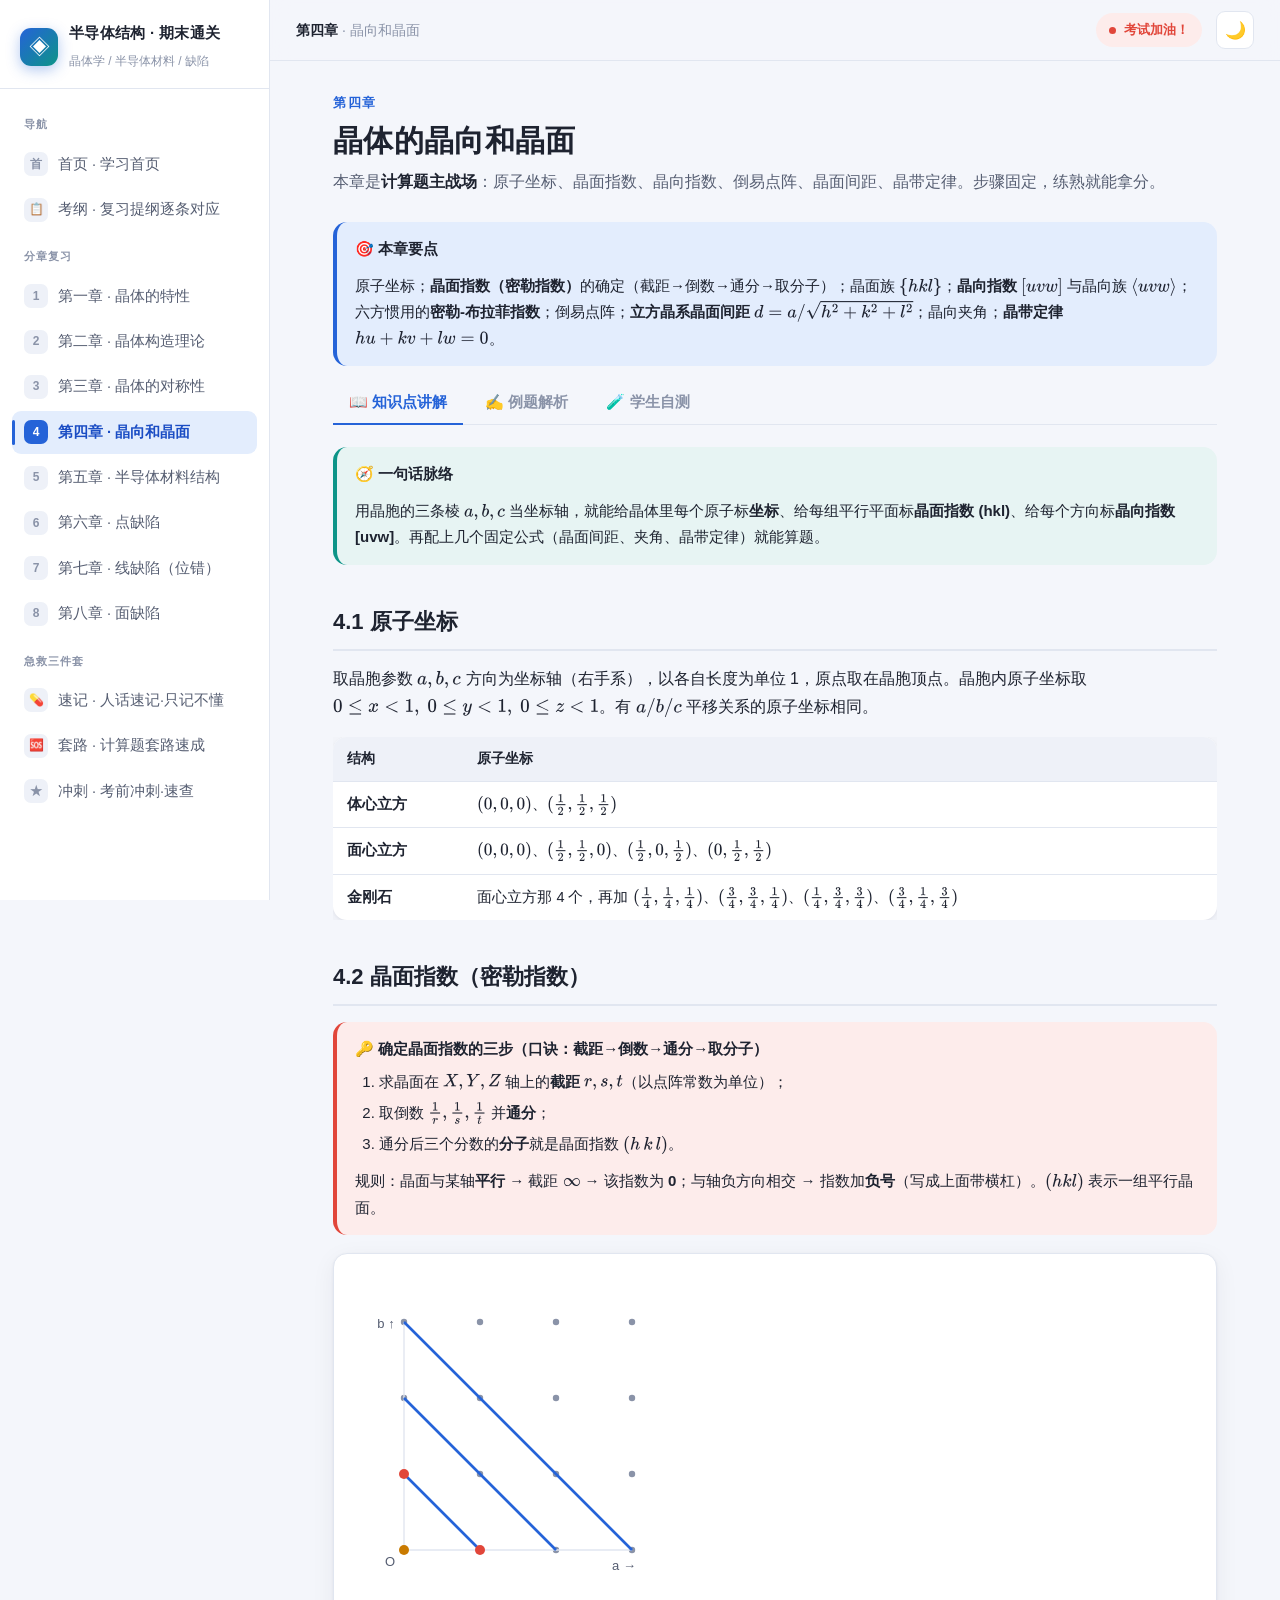
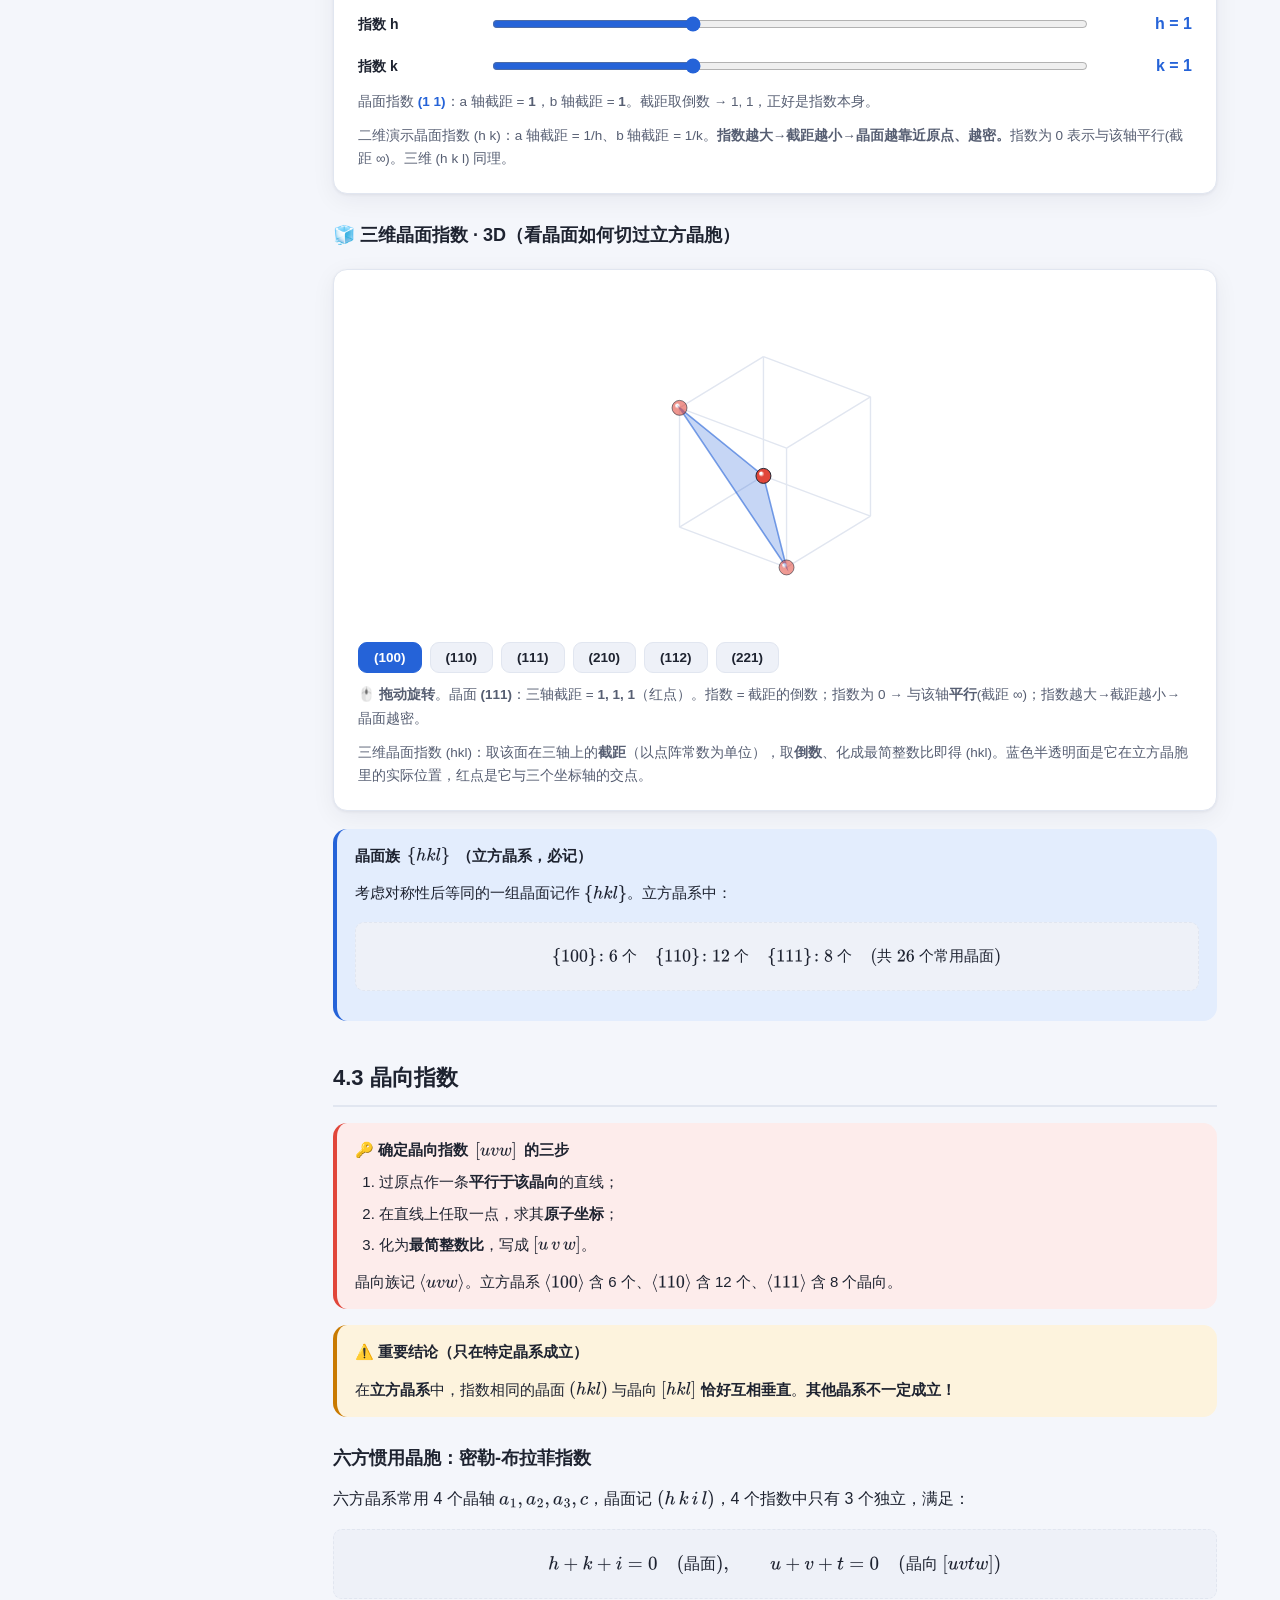
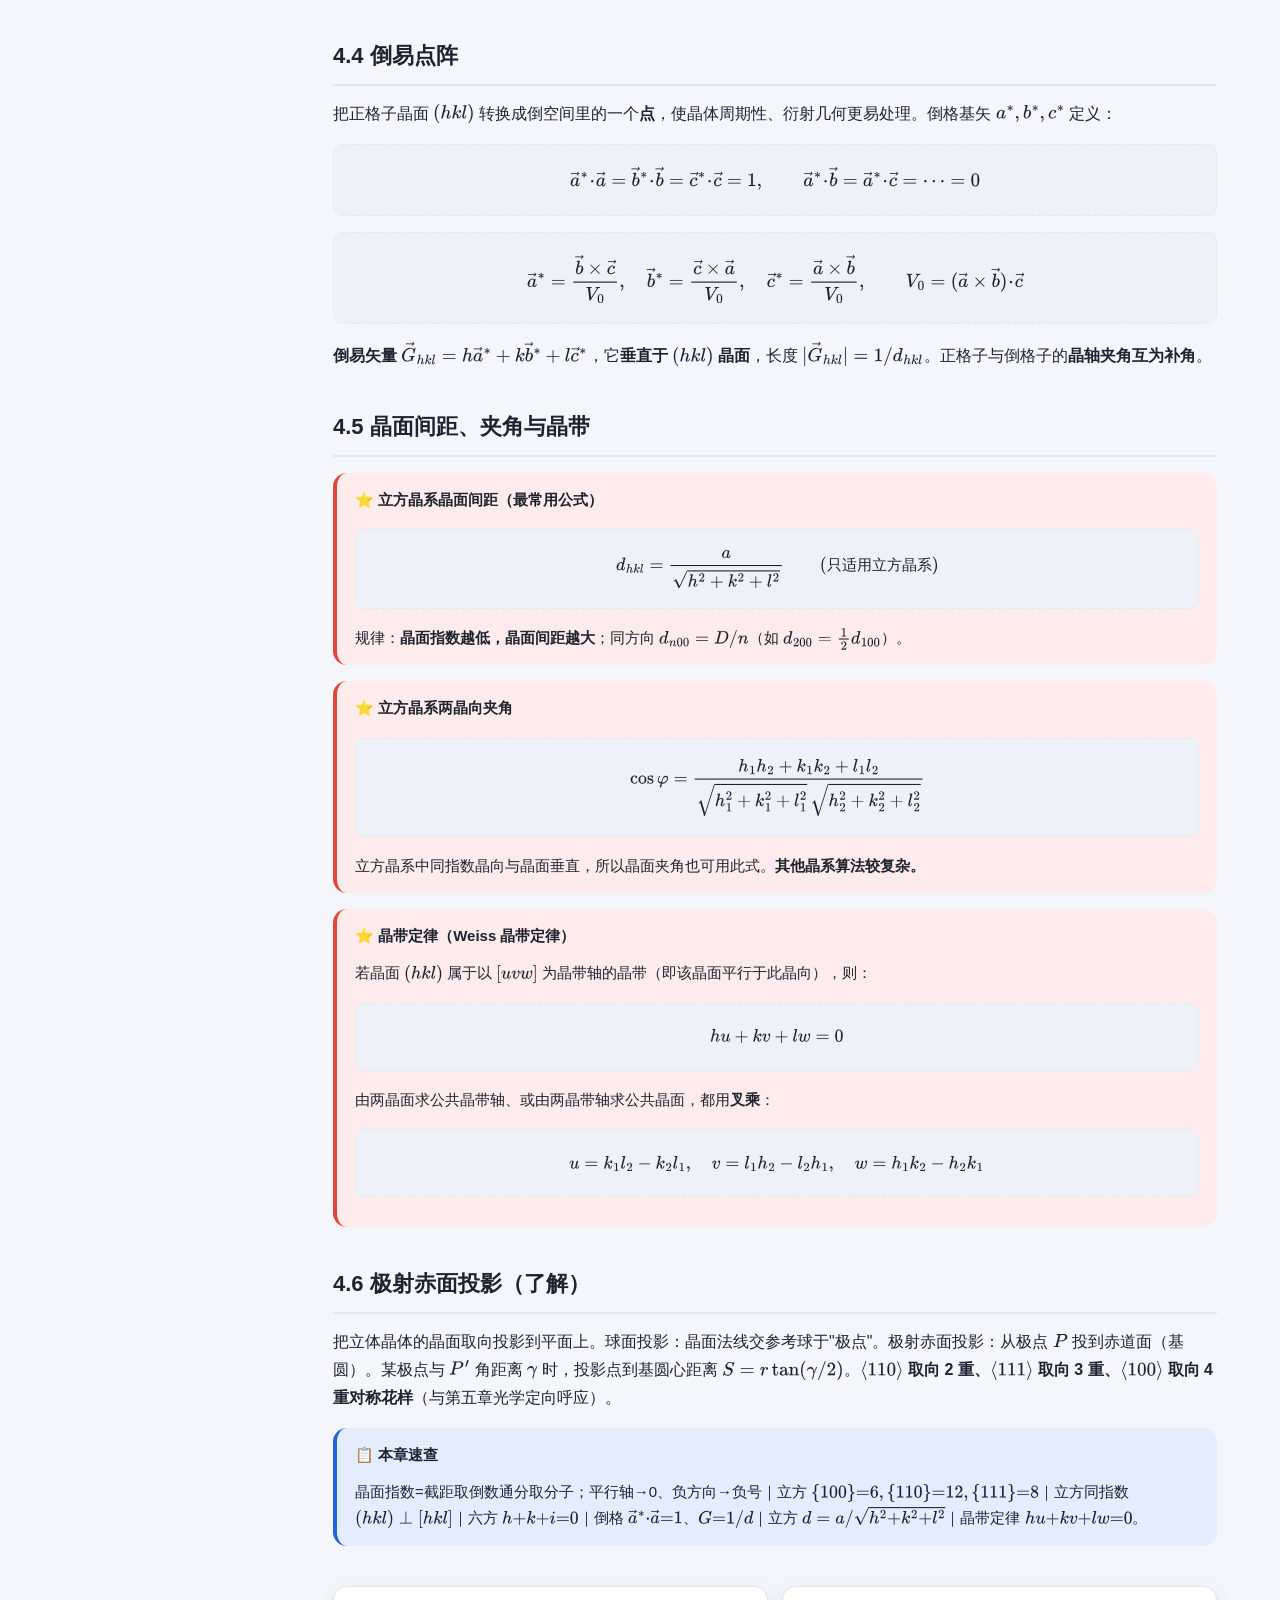
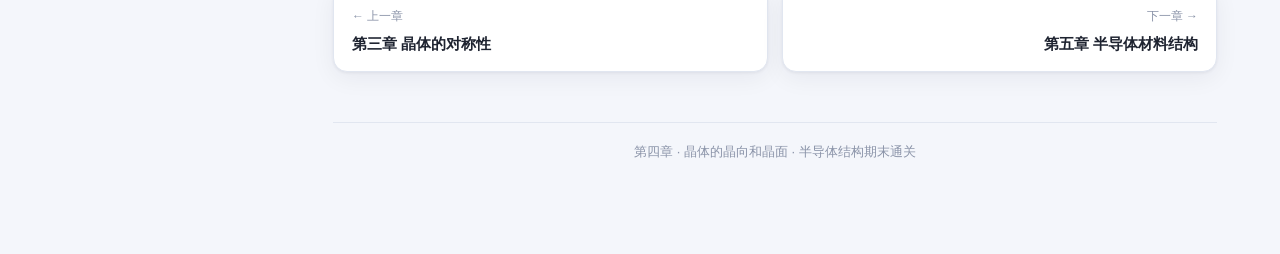
<file: ch4.html>
<!DOCTYPE html>
<html lang="zh-CN" data-theme="light">
<head>
<meta charset="UTF-8">
<meta name="viewport" content="width=device-width, initial-scale=1">
<title>第四章 晶向和晶面 · 半导体结构期末通关</title>
<link rel="stylesheet" href="assets/css/style.css">
<link rel="icon" href="data:image/svg+xml,<svg xmlns='http://www.w3.org/2000/svg' viewBox='0 0 100 100'><text y='.9em' font-size='90'>◈</text></svg>">
<script>
window.MathJax = {
  tex: { inlineMath: [['\\(','\\)']], displayMath: [['\\[','\\]'],['$$','$$']] },
  svg: { fontCache: 'global' },
  options: { skipHtmlTags: ['script','noscript','style','textarea','pre','code'] }
};
</script>
<script defer src="assets/lib/tex-svg.js"></script>
</head>
<body data-page="ch4">
<main class="content">
  <div class="content-inner">

    <div class="page-head">
      <div class="eyebrow">第四章</div>
      <h1>晶体的晶向和晶面</h1>
      <p class="lead">本章是<strong>计算题主战场</strong>：原子坐标、晶面指数、晶向指数、倒易点阵、晶面间距、晶带定律。步骤固定，练熟就能拿分。</p>
    </div>

    <div class="callout">
      <div class="callout-title">🎯 本章要点</div>
      <p>原子坐标；<strong>晶面指数（密勒指数）</strong>的确定（截距→倒数→通分→取分子）；晶面族 \(\{hkl\}\)；<strong>晶向指数</strong> \([uvw]\) 与晶向族 \(\langle uvw\rangle\)；六方惯用的<strong>密勒-布拉菲指数</strong>；倒易点阵；<strong>立方晶系晶面间距</strong> \(d=a/\sqrt{h^2+k^2+l^2}\)；晶向夹角；<strong>晶带定律</strong> \(hu+kv+lw=0\)。</p>
    </div>

    <div class="tabs">
      <button class="active" data-tab="learn">📖 知识点讲解</button>
      <button data-tab="examples">✍️ 例题解析</button>
      <button data-tab="quiz">🧪 学生自测</button>
    </div>

    <div class="tab-panel active" id="learn">

      <div class="callout tip">
        <div class="callout-title">🧭 一句话脉络</div>
        <p>用晶胞的三条棱 \(a,b,c\) 当坐标轴，就能给晶体里每个原子标<b>坐标</b>、给每组平行平面标<b>晶面指数 (hkl)</b>、给每个方向标<b>晶向指数 [uvw]</b>。再配上几个固定公式（晶面间距、夹角、晶带定律）就能算题。</p>
      </div>

      <h2>4.1 原子坐标</h2>
      <p>取晶胞参数 \(a,b,c\) 方向为坐标轴（右手系），以各自长度为单位 1，原点取在晶胞顶点。晶胞内原子坐标取 \(0\le x\lt1,\ 0\le y\lt1,\ 0\le z\lt1\)。有 \(a/b/c\) 平移关系的原子坐标相同。</p>
      <div class="tbl-wrap"><table class="qm">
        <tr><th>结构</th><th>原子坐标</th></tr>
        <tr><td>体心立方</td><td>\((0,0,0)\)、\((\tfrac12,\tfrac12,\tfrac12)\)</td></tr>
        <tr><td>面心立方</td><td>\((0,0,0)\)、\((\tfrac12,\tfrac12,0)\)、\((\tfrac12,0,\tfrac12)\)、\((0,\tfrac12,\tfrac12)\)</td></tr>
        <tr><td>金刚石</td><td>面心立方那 4 个，再加 \((\tfrac14,\tfrac14,\tfrac14)\)、\((\tfrac34,\tfrac34,\tfrac14)\)、\((\tfrac14,\tfrac34,\tfrac34)\)、\((\tfrac34,\tfrac14,\tfrac34)\)</td></tr>
      </table></div>

      <h2>4.2 晶面指数（密勒指数）</h2>
      <div class="callout key">
        <div class="callout-title">🔑 确定晶面指数的三步（口诀：截距→倒数→通分→取分子）</div>
        <ol style="margin:6px 0">
          <li>求晶面在 \(X,Y,Z\) 轴上的<strong>截距</strong> \(r,s,t\)（以点阵常数为单位）；</li>
          <li>取倒数 \(\tfrac1r,\tfrac1s,\tfrac1t\) 并<strong>通分</strong>；</li>
          <li>通分后三个分数的<strong>分子</strong>就是晶面指数 \((h\,k\,l)\)。</li>
        </ol>
        <p>规则：晶面与某轴<strong>平行</strong> → 截距 \(\infty\) → 该指数为 <strong>0</strong>；与轴负方向相交 → 指数加<strong>负号</strong>（写成上面带横杠）。\((hkl)\) 表示一组平行晶面。</p>
      </div>

      <div data-viz="miller"></div>

      <h3>🧊 三维晶面指数 · 3D（看晶面如何切过立方晶胞）</h3>
      <div data-viz="miller3d"></div>

      <div class="callout">
        <div class="callout-title">晶面族 \(\{hkl\}\)（立方晶系，必记）</div>
        <p>考虑对称性后等同的一组晶面记作 \(\{hkl\}\)。立方晶系中：</p>
        <div class="formula-box">\[ \{100\}\!:6\ \text{个}\quad \{110\}\!:12\ \text{个}\quad \{111\}\!:8\ \text{个}\quad(\text{共 }26\ \text{个常用晶面}) \]</div>
      </div>

      <h2>4.3 晶向指数</h2>
      <div class="callout key">
        <div class="callout-title">🔑 确定晶向指数 \([uvw]\) 的三步</div>
        <ol style="margin:6px 0">
          <li>过原点作一条<strong>平行于该晶向</strong>的直线；</li>
          <li>在直线上任取一点，求其<strong>原子坐标</strong>；</li>
          <li>化为<strong>最简整数比</strong>，写成 \([u\,v\,w]\)。</li>
        </ol>
        <p>晶向族记 \(\langle uvw\rangle\)。立方晶系 \(\langle100\rangle\) 含 6 个、\(\langle110\rangle\) 含 12 个、\(\langle111\rangle\) 含 8 个晶向。</p>
      </div>
      <div class="callout warn">
        <div class="callout-title">⚠️ 重要结论（只在特定晶系成立）</div>
        <p>在<strong>立方晶系</strong>中，指数相同的晶面 \((hkl)\) 与晶向 \([hkl]\) <strong>恰好互相垂直</strong>。<strong>其他晶系不一定成立！</strong></p>
      </div>

      <h3>六方惯用晶胞：密勒-布拉菲指数</h3>
      <p>六方晶系常用 4 个晶轴 \(a_1,a_2,a_3,c\)，晶面记 \((h\,k\,i\,l)\)，4 个指数中只有 3 个独立，满足：</p>
      <div class="formula-box">\[ h+k+i=0 \quad(\text{晶面}),\qquad u+v+t=0\quad(\text{晶向 }[uvtw]) \]</div>

      <h2>4.4 倒易点阵</h2>
      <p>把正格子晶面 \((hkl)\) 转换成倒空间里的一个<strong>点</strong>，使晶体周期性、衍射几何更易处理。倒格基矢 \(a^*,b^*,c^*\) 定义：</p>
      <div class="formula-box">\[ \vec a^*\!\cdot\!\vec a=\vec b^*\!\cdot\!\vec b=\vec c^*\!\cdot\!\vec c=1,\qquad \vec a^*\!\cdot\!\vec b=\vec a^*\!\cdot\!\vec c=\dots=0 \]</div>
      <div class="formula-box">\[ \vec a^*=\frac{\vec b\times\vec c}{V_0},\quad \vec b^*=\frac{\vec c\times\vec a}{V_0},\quad \vec c^*=\frac{\vec a\times\vec b}{V_0},\qquad V_0=(\vec a\times\vec b)\!\cdot\!\vec c \]</div>
      <p><strong>倒易矢量</strong> \(\vec G_{hkl}=h\vec a^*+k\vec b^*+l\vec c^*\)，它<strong>垂直于 \((hkl)\) 晶面</strong>，长度 \(|\vec G_{hkl}|=1/d_{hkl}\)。正格子与倒格子的<strong>晶轴夹角互为补角</strong>。</p>

      <h2>4.5 晶面间距、夹角与晶带</h2>
      <div class="callout key">
        <div class="callout-title">⭐ 立方晶系晶面间距（最常用公式）</div>
        <div class="formula-box">\[ d_{hkl}=\frac{a}{\sqrt{h^2+k^2+l^2}}\qquad(\text{只适用立方晶系}) \]</div>
        <p>规律：<strong>晶面指数越低，晶面间距越大</strong>；同方向 \(d_{n00}=D/n\)（如 \(d_{200}=\tfrac12 d_{100}\)）。</p>
      </div>
      <div class="callout key">
        <div class="callout-title">⭐ 立方晶系两晶向夹角</div>
        <div class="formula-box">\[ \cos\varphi=\frac{h_1h_2+k_1k_2+l_1l_2}{\sqrt{h_1^2+k_1^2+l_1^2}\,\sqrt{h_2^2+k_2^2+l_2^2}} \]</div>
        <p>立方晶系中同指数晶向与晶面垂直，所以晶面夹角也可用此式。<strong>其他晶系算法较复杂。</strong></p>
      </div>
      <div class="callout key">
        <div class="callout-title">⭐ 晶带定律（Weiss 晶带定律）</div>
        <p>若晶面 \((hkl)\) 属于以 \([uvw]\) 为晶带轴的晶带（即该晶面平行于此晶向），则：</p>
        <div class="formula-box">\[ hu+kv+lw=0 \]</div>
        <p>由两晶面求公共晶带轴、或由两晶带轴求公共晶面，都用<strong>叉乘</strong>：</p>
        <div class="formula-box">\[ u=k_1l_2-k_2l_1,\quad v=l_1h_2-l_2h_1,\quad w=h_1k_2-h_2k_1 \]</div>
      </div>

      <h2>4.6 极射赤面投影（了解）</h2>
      <p>把立体晶体的晶面取向投影到平面上。球面投影：晶面法线交参考球于"极点"。极射赤面投影：从极点 \(P\) 投到赤道面（基圆）。某极点与 \(P'\) 角距离 \(\gamma\) 时，投影点到基圆心距离 \(S=r\tan(\gamma/2)\)。<strong>\(\langle110\rangle\) 取向 2 重、\(\langle111\rangle\) 取向 3 重、\(\langle100\rangle\) 取向 4 重对称花样</strong>（与第五章光学定向呼应）。</p>

      <div class="callout">
        <div class="callout-title">📋 本章速查</div>
        <p>晶面指数=截距取倒数通分取分子；平行轴→0、负方向→负号｜立方 \(\{100\}{=}6,\{110\}{=}12,\{111\}{=}8\)｜立方同指数 \((hkl)\perp[hkl]\)｜六方 \(h{+}k{+}i{=}0\)｜倒格 \(\vec a^*{\cdot}\vec a{=}1\)、\(G{=}1/d\)｜立方 \(d=a/\sqrt{h^2{+}k^2{+}l^2}\)｜晶带定律 \(hu{+}kv{+}lw{=}0\)。</p>
      </div>
    </div>

    <!-- ================= 例题 ================= -->
    <div class="tab-panel" id="examples">
      <p class="lead" style="margin-bottom:18px">计算题靠"认类型 + 套公式"，先盖住自己算。👇</p>

      <div class="example">
        <div class="example-head"><span class="ex-no">例 1</span><span class="ex-title">由截距写晶面指数</span><span class="tag calc">计算</span></div>
        <div class="example-body">
          <div class="problem-stmt"><span class="lbl">题：</span>某晶面在 \(X,Y,Z\) 三轴上的截距分别为 \(2,3,1\)（以点阵常数为单位），求其晶面指数。又：一晶面平行于 \(Z\) 轴、在 \(X,Y\) 截距均为 1，指数是多少？</div>
          <button class="solution-toggle">查看完整解答 ▼</button>
          <div class="solution">
            <div class="step"><div class="step-n">1</div><div class="step-c"><h5>取倒数</h5><p>截距 \(2,3,1\) → 倒数 \(\tfrac12,\tfrac13,1\)。</p></div></div>
            <div class="step"><div class="step-n">2</div><div class="step-c"><h5>通分取分子</h5><p>通分（公分母 6）：\(\tfrac36,\tfrac26,\tfrac66\) → 分子 \(3,2,6\)。晶面指数 \((3\,2\,6)\)。</p></div></div>
            <div class="step"><div class="step-n">3</div><div class="step-c"><h5>第二问：平行 Z 轴</h5><p>平行 \(Z\) → 在 \(Z\) 上截距 \(\infty\) → 该指数为 0；\(X,Y\) 截距 1 → 倒数 1。故指数 \((1\,1\,0)\)。</p></div></div>
            <div class="answer-final"><span class="lbl">答：</span>\((3\,2\,6)\)；\((1\,1\,0)\)。口诀：<b>截距取倒数、通分取分子；平行哪根轴，哪位就是 0</b>。</div>
          </div>
        </div>
      </div>

      <div class="example">
        <div class="example-head"><span class="ex-no">例 2</span><span class="ex-title">立方晶系晶面间距</span><span class="tag calc">计算</span></div>
        <div class="example-body">
          <div class="problem-stmt"><span class="lbl">题：</span>立方晶系晶格常数 \(a\)。求 \(d_{100}\)、\(d_{110}\)、\(d_{111}\)，并比较大小。</div>
          <button class="solution-toggle">查看完整解答 ▼</button>
          <div class="solution">
            <div class="step"><div class="step-n">1</div><div class="step-c"><h5>套公式</h5><p>\(d_{hkl}=\dfrac{a}{\sqrt{h^2+k^2+l^2}}\)。</p></div></div>
            <div class="step"><div class="step-n">2</div><div class="step-c"><h5>逐个代入</h5><p>\(d_{100}=\dfrac{a}{\sqrt1}=a\)；\(d_{110}=\dfrac{a}{\sqrt2}\approx0.707a\)；\(d_{111}=\dfrac{a}{\sqrt3}\approx0.577a\)。</p></div></div>
            <div class="step"><div class="step-n">3</div><div class="step-c"><h5>比较</h5><p>\(d_{100}\gt d_{110}\gt d_{111}\)。即<strong>指数越低，面间距越大</strong>。</p></div></div>
            <div class="answer-final"><span class="lbl">答：</span>\(d_{100}=a,\ d_{110}=a/\sqrt2,\ d_{111}=a/\sqrt3\)；低指数晶面间距大（这条结论在第五章解理、生长里会反复用）。</div>
          </div>
        </div>
      </div>

      <div class="example">
        <div class="example-head"><span class="ex-no">例 3</span><span class="ex-title">立方晶系两晶向夹角</span><span class="tag calc">计算</span></div>
        <div class="example-body">
          <div class="problem-stmt"><span class="lbl">题：</span>立方晶系中求晶向 \([100]\) 与 \([111]\) 的夹角。</div>
          <button class="solution-toggle">查看完整解答 ▼</button>
          <div class="solution">
            <div class="step"><div class="step-n">1</div><div class="step-c"><h5>套夹角公式</h5><p>\(\cos\varphi=\dfrac{h_1h_2+k_1k_2+l_1l_2}{\sqrt{h_1^2+k_1^2+l_1^2}\sqrt{h_2^2+k_2^2+l_2^2}}\)。</p></div></div>
            <div class="step"><div class="step-n">2</div><div class="step-c"><h5>代入</h5><p>\(\cos\varphi=\dfrac{1\cdot1+0+0}{\sqrt1\cdot\sqrt3}=\dfrac{1}{\sqrt3}\approx0.577\)。</p></div></div>
            <div class="step"><div class="step-n">3</div><div class="step-c"><h5>求角</h5><p>\(\varphi=\arccos(0.577)\approx54.7°\)。</p></div></div>
            <div class="answer-final"><span class="lbl">答：</span>夹角约 \(54.7°\)（即 \(\arccos\tfrac{1}{\sqrt3}\)）。立方晶系中 \([100]\) 与 \([111]\) 的夹角是常见结果。</div>
          </div>
        </div>
      </div>

      <div class="example">
        <div class="example-head"><span class="ex-no">例 4</span><span class="ex-title">晶带定律：求公共晶带轴 / 公共晶面</span><span class="tag calc">计算</span></div>
        <div class="example-body">
          <div class="problem-stmt"><span class="lbl">题：</span>(1) 晶面 \((100)\) 与 \((110)\) 同属一个晶带，求晶带轴 \([uvw]\)。(2) 一晶面同时属于晶带轴 \([001]\) 和 \([010]\)，求该晶面 \((hkl)\)。</div>
          <button class="solution-toggle">查看完整解答 ▼</button>
          <div class="solution">
            <div class="step"><div class="step-n">1</div><div class="step-c"><h5>(1) 两晶面叉乘求晶带轴</h5><p>\((h_1k_1l_1)=(100),(h_2k_2l_2)=(110)\)：<br>\(u=k_1l_2-k_2l_1=0\cdot0-1\cdot0=0\)；\(v=l_1h_2-l_2h_1=0-0=0\)；\(w=h_1k_2-h_2k_1=1\cdot1-1\cdot0=1\)。</p><p>晶带轴 \([001]\)。</p></div></div>
            <div class="step"><div class="step-n">2</div><div class="step-c"><h5>验证（晶带定律）</h5><p>\((100)\)：\(hu+kv+lw=1\cdot0+0+0=0\) ✓；\((110)\)：\(1\cdot0+1\cdot0+0\cdot1=0\) ✓。</p></div></div>
            <div class="step"><div class="step-n">3</div><div class="step-c"><h5>(2) 两晶带轴叉乘求晶面</h5><p>同样用叉乘公式，\([001]\) 与 \([010]\) → \(h=1,k=0,l=0\)，得晶面 \((100)\)。</p></div></div>
            <div class="answer-final"><span class="lbl">答：</span>(1) 晶带轴 \([001]\)；(2) 晶面 \((100)\)。核心就一条：<b>属于同一晶带 ⟺ \(hu+kv+lw=0\)</b>，求公共项用叉乘。</div>
          </div>
        </div>
      </div>

      <div class="example">
        <div class="example-head"><span class="ex-no">例 5</span><span class="ex-title">体心、面心立方的原子坐标</span><span class="tag proof">概念</span></div>
        <div class="example-body">
          <div class="problem-stmt"><span class="lbl">题：</span>写出体心立方、面心立方晶胞中各原子的坐标。</div>
          <button class="solution-toggle">查看完整解答 ▼</button>
          <div class="solution">
            <div class="step"><div class="step-n">1</div><div class="step-c"><h5>体心立方</h5><p>顶角原子（平移等价，记 1 个）\((0,0,0)\)，体心 \((\tfrac12,\tfrac12,\tfrac12)\)。</p></div></div>
            <div class="step"><div class="step-n">2</div><div class="step-c"><h5>面心立方</h5><p>\((0,0,0)\)、\((\tfrac12,\tfrac12,0)\)、\((\tfrac12,0,\tfrac12)\)、\((0,\tfrac12,\tfrac12)\)。</p></div></div>
            <div class="step"><div class="step-n">3</div><div class="step-c"><h5>金刚石（拓展）</h5><p>= 面心立方那 4 个 + \((\tfrac14,\tfrac14,\tfrac14)\) 等 4 个，共 8 个（两套面心立方沿体对角线错开 1/4）。</p></div></div>
            <div class="answer-final"><span class="lbl">答：</span>见上。原子坐标都取在 \(0\le x,y,z\lt1\) 范围内。</div>
          </div>
        </div>
      </div>
    </div>

    <!-- ================= 自测 ================= -->
    <div class="tab-panel" id="quiz">
      <p class="lead" style="margin-bottom:8px">点选项即时判分给解析；多选题选完点「提交答案」。</p>
      <div class="quiz" data-chapter="ch4">

<div class="quiz-item" data-type="single">
  <div class="q-stem">确定晶面指数（密勒指数）的正确步骤是</div>
  <ul class="q-options">
    <li>截距 → 直接取整</li>
    <li data-correct>求截距 → 取倒数 → 通分 → 取分子</li>
    <li>取倒数 → 求截距 → 平方</li>
    <li>求坐标 → 化最简整数比</li>
  </ul>
  <div class="q-explain">晶面指数：截距取倒数、通分、取分子。注意"化最简整数比"是晶向指数的做法。<strong>【秒记】晶面：截距→倒数→通分→分子。</strong></div>
</div>

<div class="quiz-item" data-type="single">
  <div class="q-stem">当晶面与某晶轴平行时，该晶面在对应方向的指数为</div>
  <ul class="q-options">
    <li>1</li>
    <li data-correct>0</li>
    <li>∞</li>
    <li>−1</li>
  </ul>
  <div class="q-explain">平行于某轴→截距为∞→倒数为0→指数为0。与轴负方向相交则指数加负号。<strong>【秒记】平行哪根轴，哪位指数=0。</strong></div>
</div>

<div class="quiz-item" data-type="single">
  <div class="q-stem">立方晶系中，晶面族 \(\{111\}\) 包含的等同晶面数为</div>
  <ul class="q-options">
    <li>6</li>
    <li data-correct>8</li>
    <li>12</li>
    <li>4</li>
  </ul>
  <div class="q-explain">立方晶系：\(\{100\}\) 含 6 个、\(\{110\}\) 含 12 个、\(\{111\}\) 含 8 个，共 26 个常用晶面。<strong>【秒记】100→6，110→12，111→8。</strong></div>
</div>

<div class="quiz-item" data-type="single">
  <div class="q-stem">确定晶向指数 \([uvw]\) 的方法是</div>
  <ul class="q-options">
    <li>截距取倒数</li>
    <li data-correct>过原点作平行线，取线上一点的原子坐标，化最简整数比</li>
    <li>取晶面法线</li>
    <li>直接读晶胞参数</li>
  </ul>
  <div class="q-explain">晶向指数=过原点平行线上某点原子坐标的最简整数比；晶面指数才是取倒数。两者别混。<strong>【秒记】晶向：坐标化最简整数比；晶面：截距取倒数。</strong></div>
</div>

<div class="quiz-item" data-type="single">
  <div class="q-stem">在立方晶系中，晶面 \((hkl)\) 与晶向 \([hkl]\) 的关系是</div>
  <ul class="q-options">
    <li>平行</li>
    <li data-correct>互相垂直</li>
    <li>成 45°</li>
    <li>无固定关系</li>
  </ul>
  <div class="q-explain">立方晶系中指数相同的晶面与晶向恰好垂直；但这一关系在其他晶系不一定成立。<strong>【秒记】立方：同指数 (hkl)⊥[hkl]。</strong></div>
</div>

<div class="quiz-item" data-type="single">
  <div class="q-stem">立方晶系的晶面间距公式为</div>
  <ul class="q-options">
    <li data-correct>\(d_{hkl}=\dfrac{a}{\sqrt{h^2+k^2+l^2}}\)</li>
    <li>\(d_{hkl}=a\,(h^2+k^2+l^2)\)</li>
    <li>\(d_{hkl}=\dfrac{a}{h+k+l}\)</li>
    <li>\(d_{hkl}=\sqrt{h^2+k^2+l^2}/a\)</li>
  </ul>
  <div class="q-explain">立方晶系 \(d=a/\sqrt{h^2+k^2+l^2}\)。由此 \(d_{100}\gt d_{110}\gt d_{111}\)，低指数面间距大。<strong>【秒记】立方间距=a÷根号(h²+k²+l²)。</strong></div>
</div>

<div class="quiz-item" data-type="single">
  <div class="q-stem">关于晶面间距与晶面指数，正确的是</div>
  <ul class="q-options">
    <li>指数越高，面间距越大</li>
    <li data-correct>晶面指数越低，晶面间距越大</li>
    <li>面间距与指数无关</li>
    <li>所有晶面间距相等</li>
  </ul>
  <div class="q-explain">由 \(d=a/\sqrt{h^2+k^2+l^2}\) 知指数越低、\(d\) 越大；同方向 \(d_{n00}=D/n\)。这条规律是解理面、生长面分析的基础。<strong>【秒记】低指数=大面间距。</strong></div>
</div>

<div class="quiz-item" data-type="single">
  <div class="q-stem">晶带定律（晶面 \((hkl)\) 属于晶带轴 \([uvw]\) 的条件）是</div>
  <ul class="q-options">
    <li>\(hu+kv+lw=1\)</li>
    <li data-correct>\(hu+kv+lw=0\)</li>
    <li>\(h+k+l=u+v+w\)</li>
    <li>\(hu=kv=lw\)</li>
  </ul>
  <div class="q-explain">晶面平行于晶带轴 ⟺ 其法线（倒易矢量）垂直于晶带轴 ⟺ \(hu+kv+lw=0\)。<strong>【秒记】晶带定律：hu+kv+lw=0。</strong></div>
</div>

<div class="quiz-item" data-type="single">
  <div class="q-stem">倒易矢量 \(\vec G_{hkl}=h\vec a^*+k\vec b^*+l\vec c^*\) 的长度等于</div>
  <ul class="q-options">
    <li>\(d_{hkl}\)</li>
    <li data-correct>\(1/d_{hkl}\)</li>
    <li>\(a/d_{hkl}\)</li>
    <li>\(h^2+k^2+l^2\)</li>
  </ul>
  <div class="q-explain">倒易矢量垂直于 \((hkl)\) 晶面，长度为面间距的倒数 \(|\vec G_{hkl}|=1/d_{hkl}\)。这是倒易点阵的核心性质。<strong>【秒记】|G|=1/d，G⊥晶面。</strong></div>
</div>

<div class="quiz-item" data-type="single">
  <div class="q-stem">六方晶系密勒-布拉菲指数 \((hkil)\) 中，四个指数满足</div>
  <ul class="q-options">
    <li data-correct>\(h+k+i=0\)</li>
    <li>\(h+k+i+l=0\)</li>
    <li>\(h+k=i\)</li>
    <li>\(hkil\) 全独立</li>
  </ul>
  <div class="q-explain">六方惯用四轴指数 \((hkil)\) 中只有 3 个独立，满足 \(h+k+i=0\)；晶向 \([uvtw]\) 满足 \(u+v+t=0\)。<strong>【秒记】六方：h+k+i=0。</strong></div>
</div>

<div class="quiz-item" data-type="single">
  <div class="q-stem">立方晶系中 \(d_{200}\) 与 \(d_{100}\) 的关系是</div>
  <ul class="q-options">
    <li>\(d_{200}=2d_{100}\)</li>
    <li data-correct>\(d_{200}=\tfrac12 d_{100}\)</li>
    <li>\(d_{200}=d_{100}\)</li>
    <li>\(d_{200}=\sqrt2\,d_{100}\)</li>
  </ul>
  <div class="q-explain">\(d_{n00}=D/n\)，所以 \(d_{200}=d_{100}/2\)。也可用公式：\(d_{200}=a/\sqrt{4}=a/2\)，而 \(d_{100}=a\)。<strong>【秒记】d_{n00}=D/n。</strong></div>
</div>

<div class="quiz-item" data-type="multiple">
  <div class="q-stem">关于晶面指数与晶向指数，正确的有（多选）</div>
  <ul class="q-options">
    <li data-correct>\((hkl)\) 表示一组平行晶面</li>
    <li data-correct>\(\{hkl\}\) 表示对称等同的晶面族</li>
    <li data-correct>\([uvw]\) 表示晶向，\(\langle uvw\rangle\) 表示晶向族</li>
    <li>晶面指数要化为最简整数比，不取倒数</li>
  </ul>
  <div class="q-explain">圆括号=单组平行晶面，花括号=晶面族；方括号=晶向，尖括号=晶向族。晶面指数要取倒数，最后一项错。<strong>【秒记】()面 {}面族 []向 ⟨⟩向族。</strong></div>
</div>

<div class="quiz-item" data-type="multiple">
  <div class="q-stem">下列关于倒易点阵的说法，正确的有（多选）</div>
  <ul class="q-options">
    <li data-correct>\(\vec a^*\cdot\vec a=1\)，\(\vec a^*\cdot\vec b=0\)</li>
    <li data-correct>\(\vec G_{hkl}\) 垂直于 \((hkl)\) 晶面</li>
    <li data-correct>\(|\vec G_{hkl}|=1/d_{hkl}\)</li>
    <li data-correct>把正格子晶面转化为倒空间中的点</li>
  </ul>
  <div class="q-explain">倒格基矢由 \(\vec a^*\cdot\vec a=1\)、\(\vec a^*\cdot\vec b=0\) 定义；倒易矢量垂直于晶面、长度为面间距倒数；其意义是把晶面变成点。<strong>【秒记】倒易：a*·a=1、G⊥面、|G|=1/d。</strong></div>
</div>

<div class="quiz-item" data-type="multiple">
  <div class="q-stem">立方晶系中下列哪些量可以用 \(\cos\varphi=\dfrac{h_1h_2+k_1k_2+l_1l_2}{\sqrt{\cdots}\sqrt{\cdots}}\) 计算（多选）</div>
  <ul class="q-options">
    <li data-correct>两晶向间夹角</li>
    <li data-correct>两晶面间夹角（因同指数晶面晶向垂直）</li>
    <li>晶面间距</li>
    <li>晶胞体积</li>
  </ul>
  <div class="q-explain">该公式算两晶向夹角；立方晶系同指数晶面与晶向垂直，故也能算晶面夹角。面间距、体积要用别的公式。<strong>【秒记】夹角公式管晶向/晶面夹角（仅立方等高对称晶系）。</strong></div>
</div>

      </div>
    </div>

    <div class="pager">
      <a class="prev" href="ch3.html"><span>← 上一章</span><b>第三章 晶体的对称性</b></a>
      <a class="next" href="ch5.html"><span>下一章 →</span><b>第五章 半导体材料结构</b></a>
    </div>
    <div class="foot-note">第四章 · 晶体的晶向和晶面 · 半导体结构期末通关</div>

  </div>
</main>
<script defer src="assets/js/app.js"></script>
<script defer src="assets/js/quiz.js"></script>
<script defer src="assets/js/viz.js"></script>
</body>
</html>
</file>
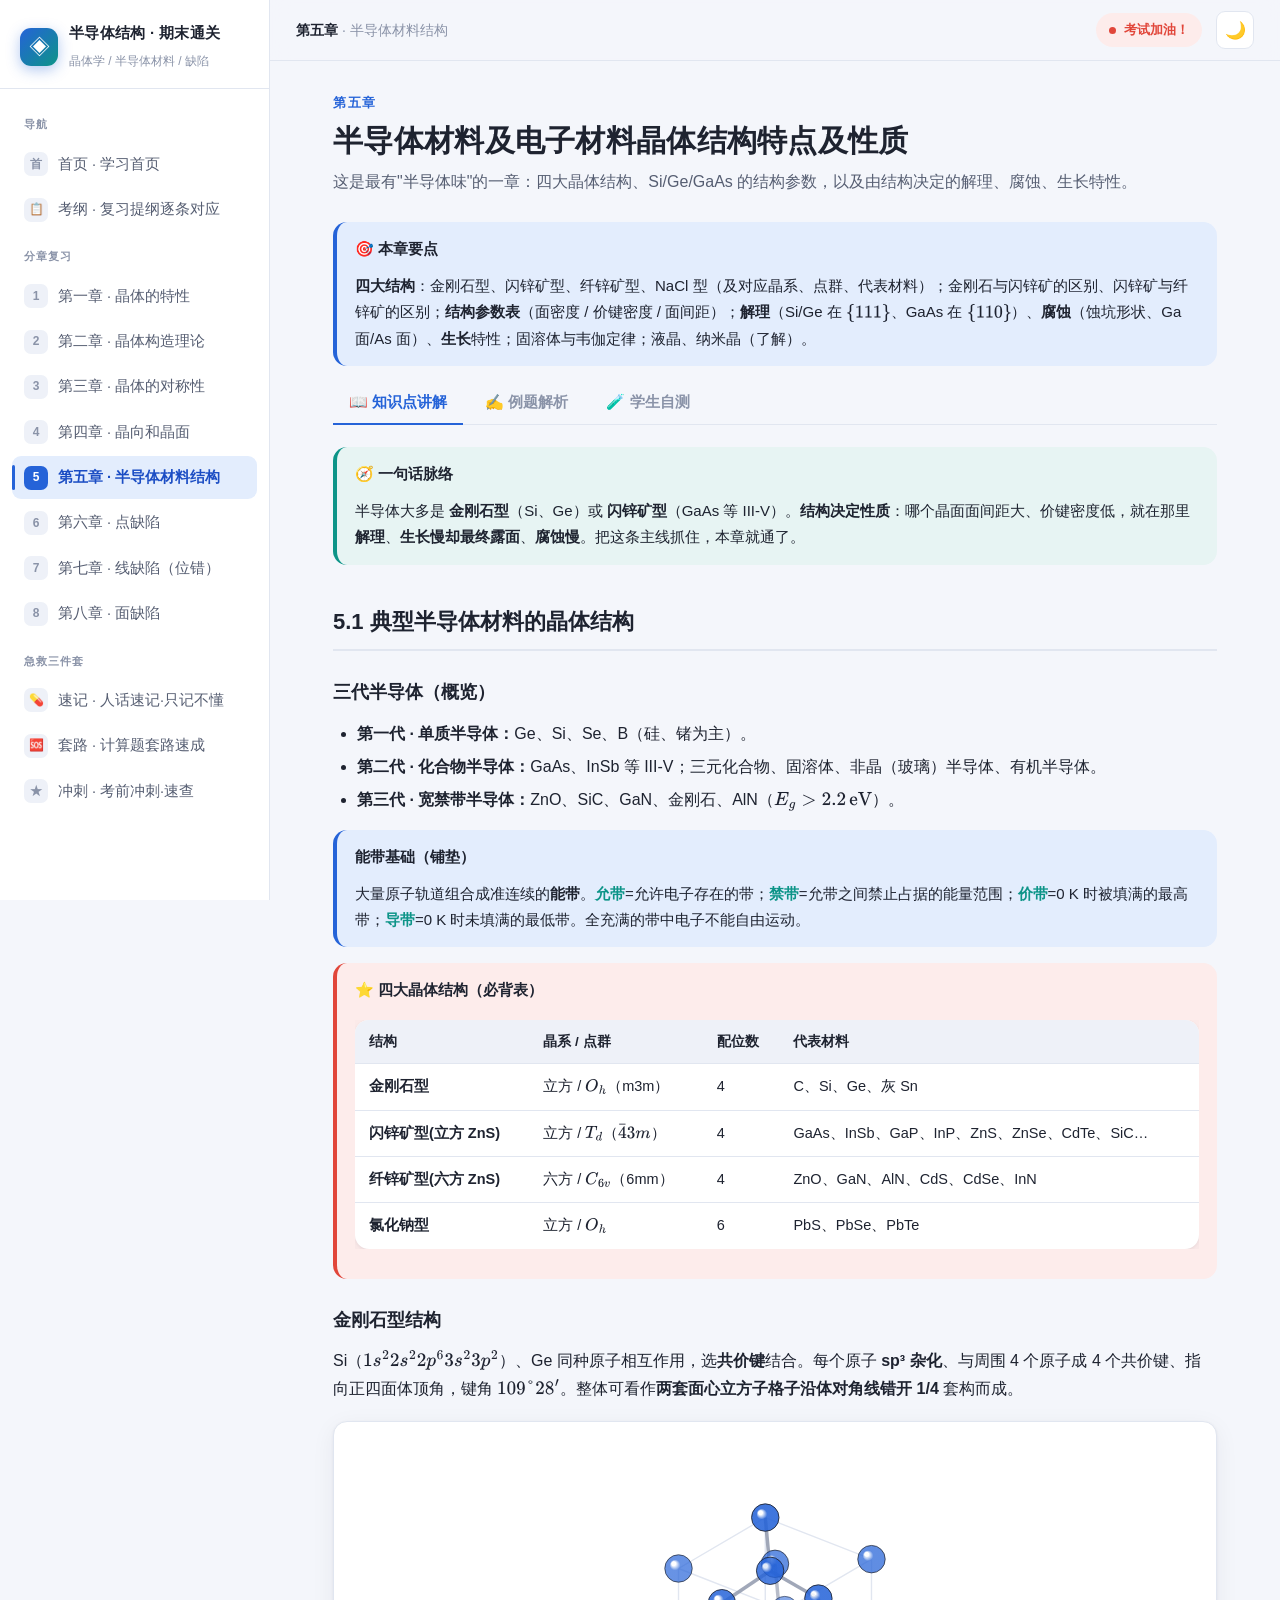
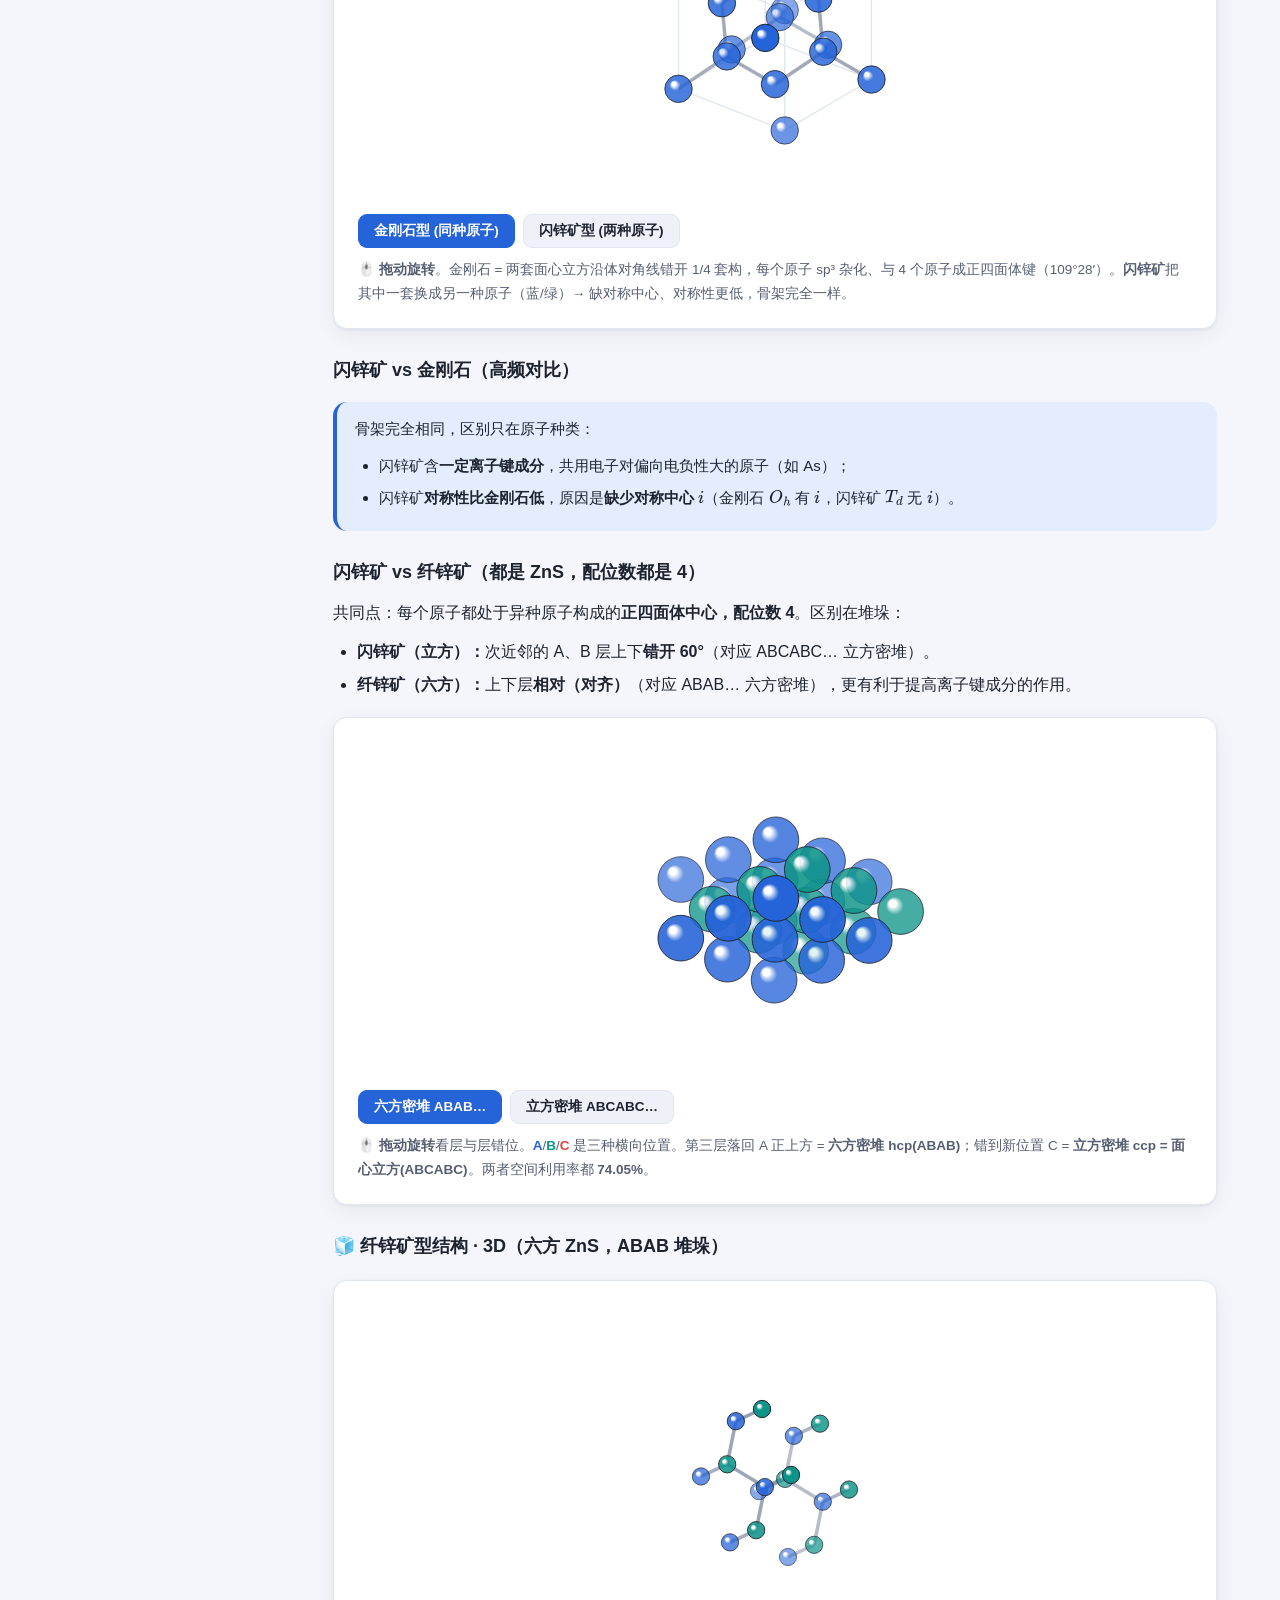
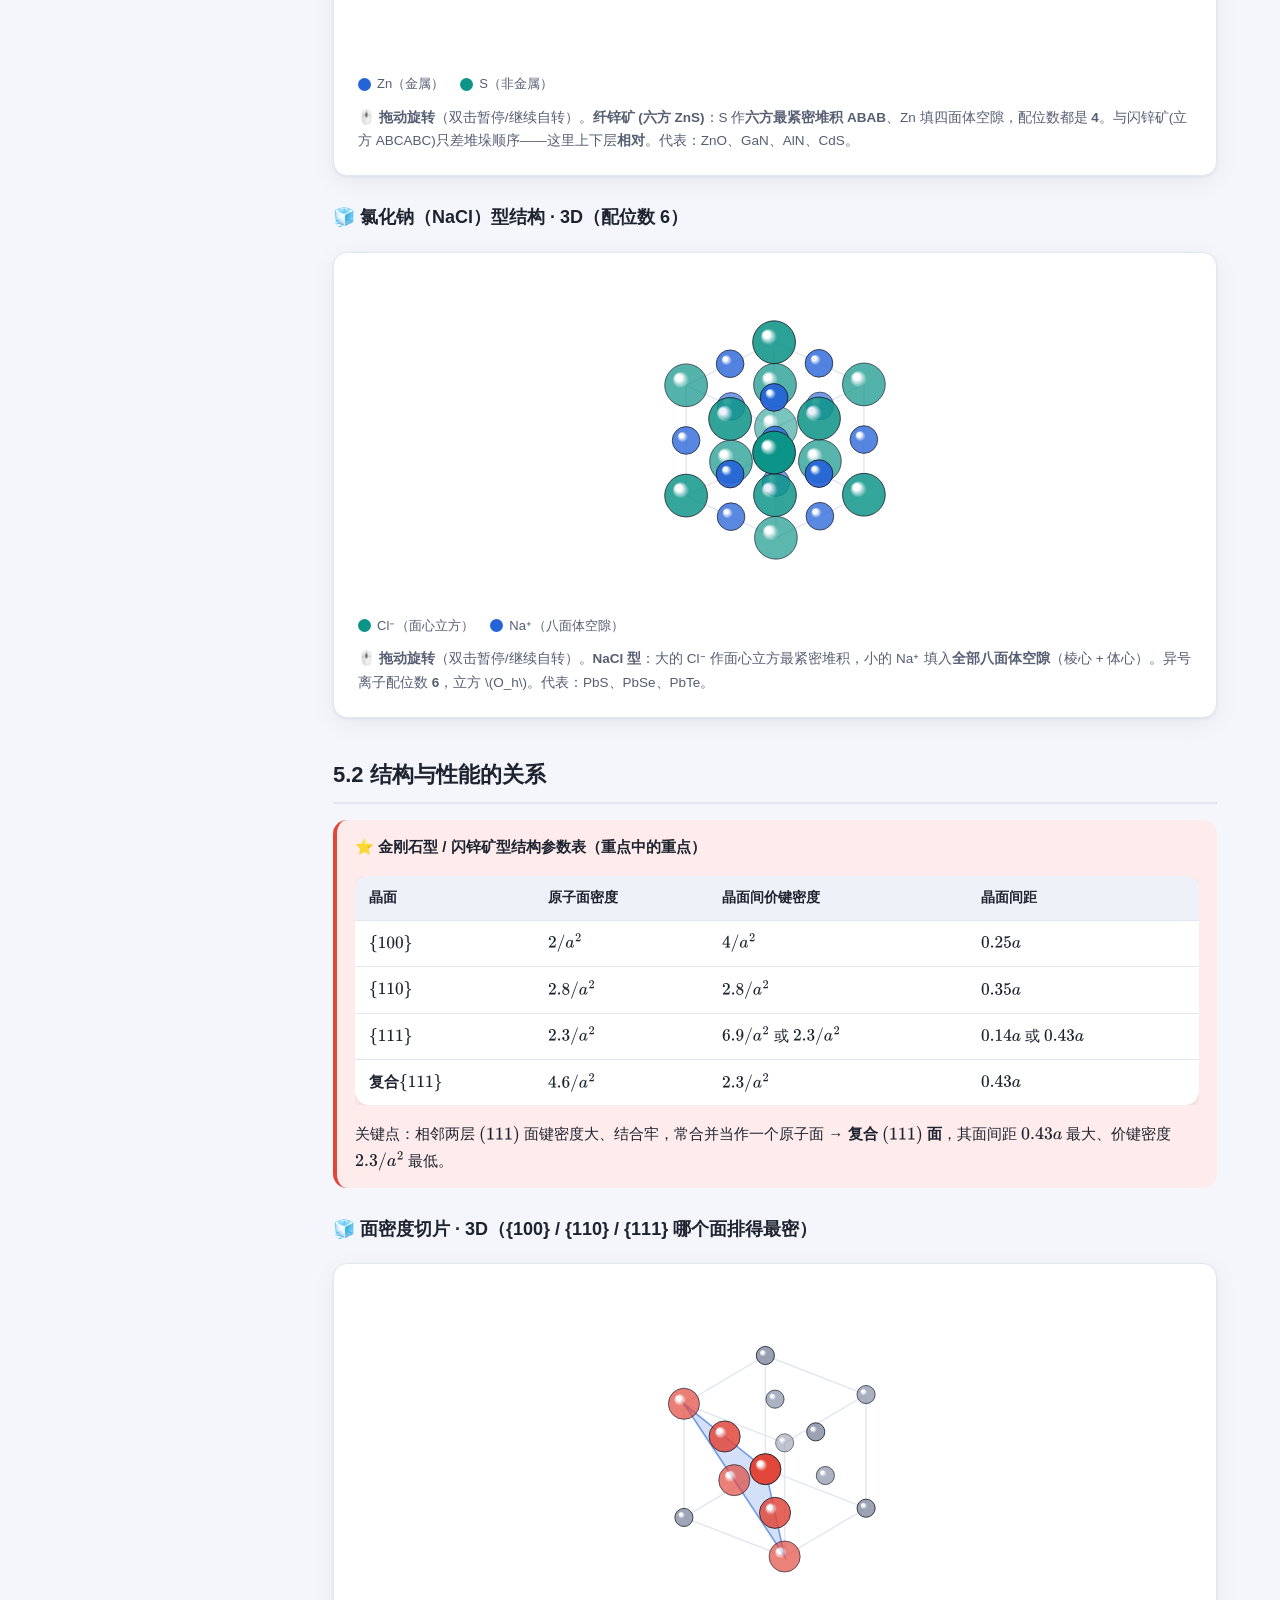
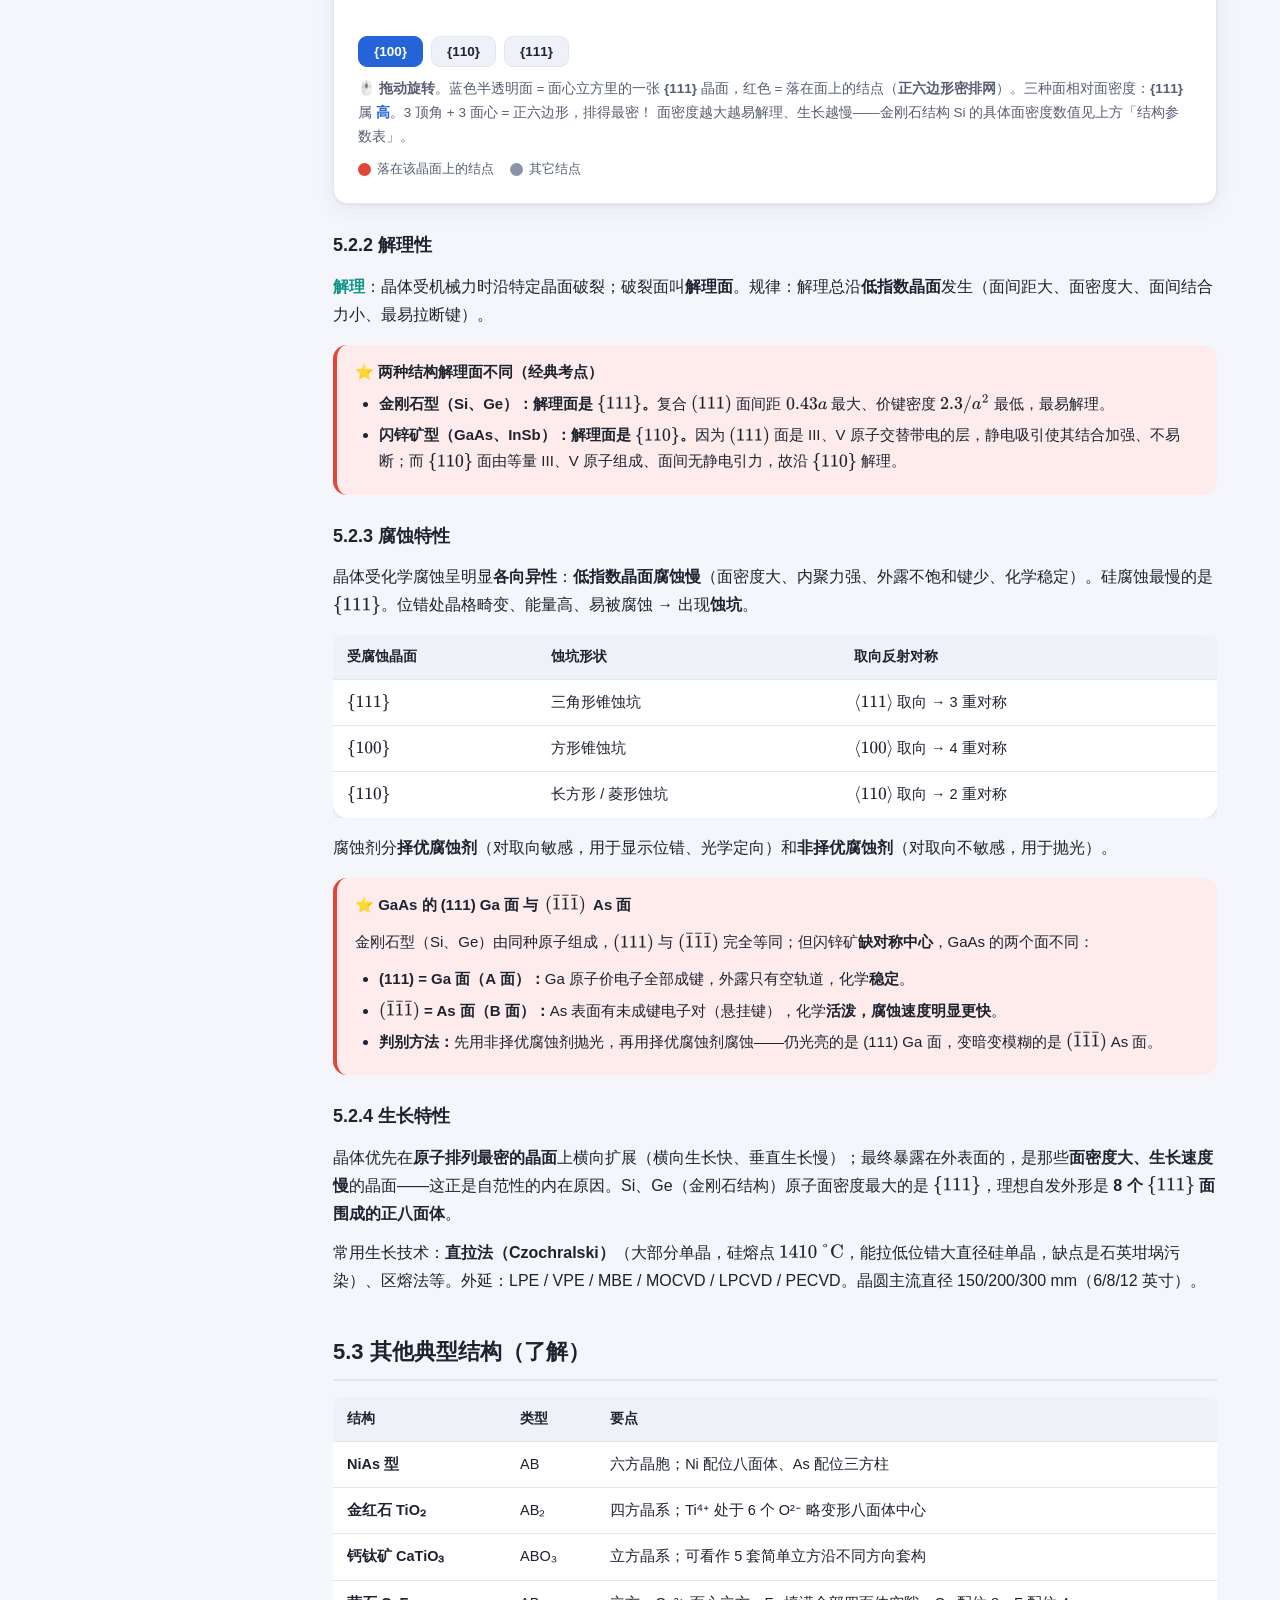
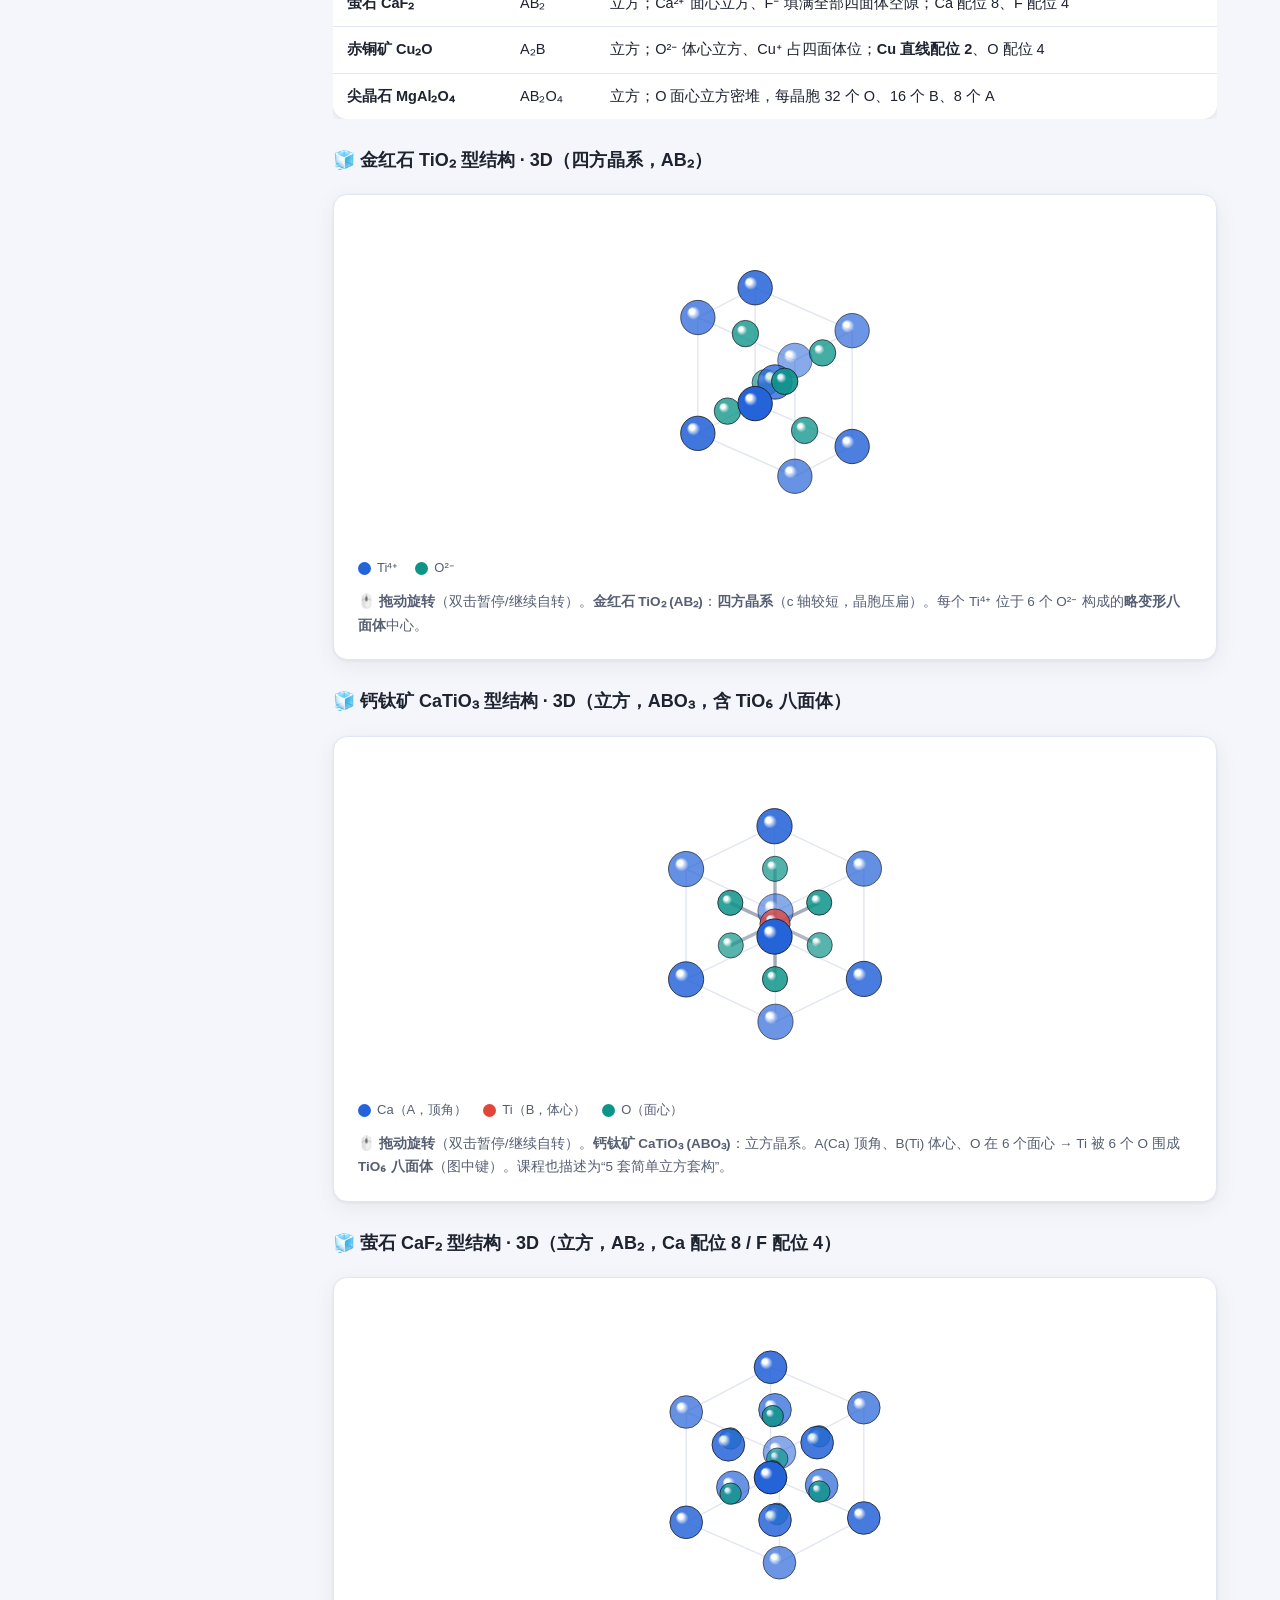
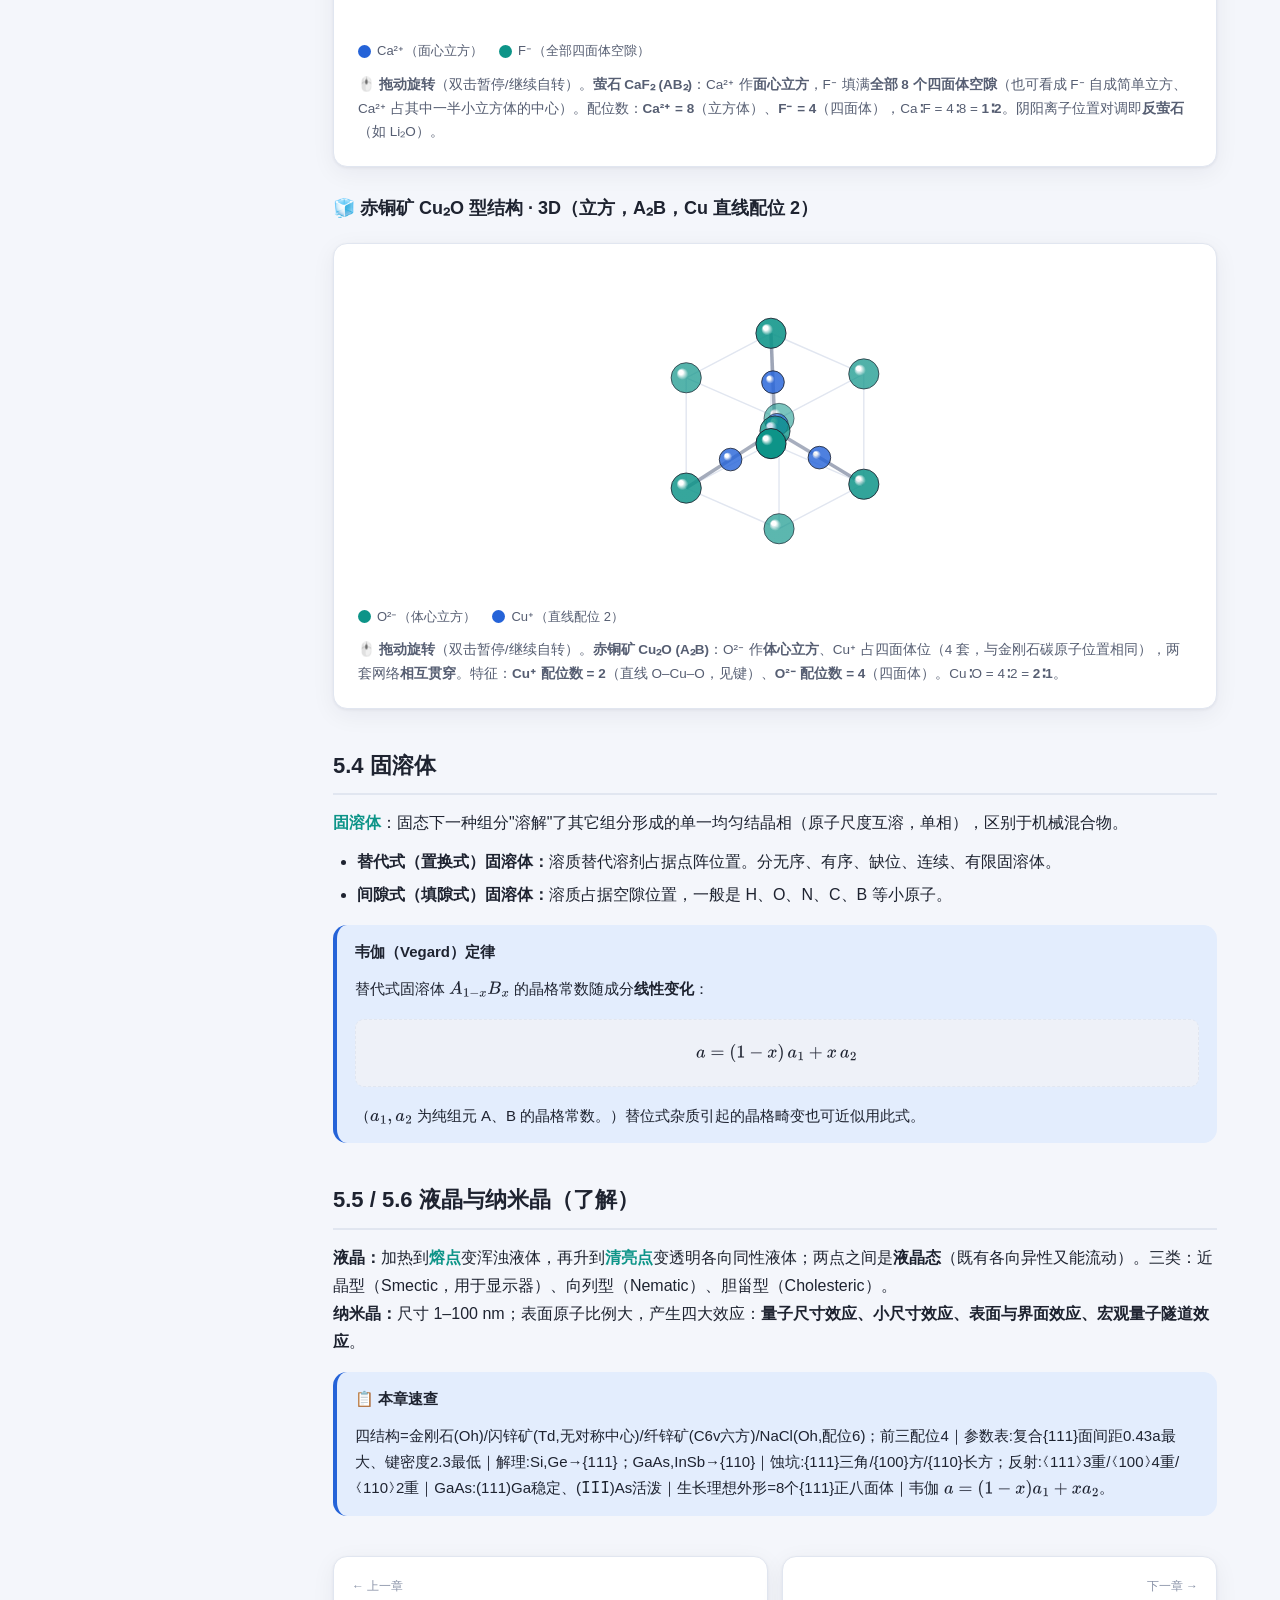
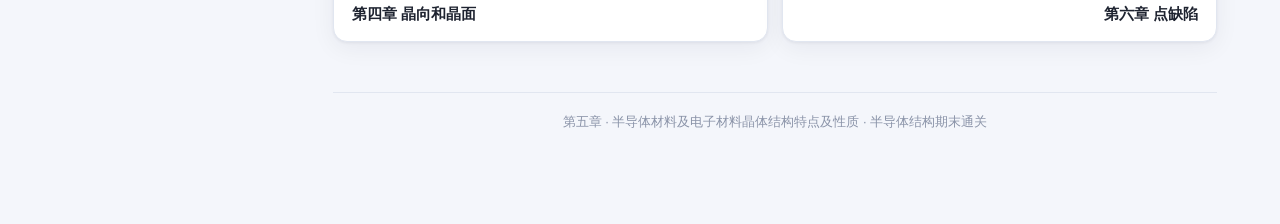
<file: ch5.html>
<!DOCTYPE html>
<html lang="zh-CN" data-theme="light">
<head>
<meta charset="UTF-8">
<meta name="viewport" content="width=device-width, initial-scale=1">
<title>第五章 半导体材料结构 · 半导体结构期末通关</title>
<link rel="stylesheet" href="assets/css/style.css">
<link rel="icon" href="data:image/svg+xml,<svg xmlns='http://www.w3.org/2000/svg' viewBox='0 0 100 100'><text y='.9em' font-size='90'>◈</text></svg>">
<script>
window.MathJax = {
  tex: { inlineMath: [['\\(','\\)']], displayMath: [['\\[','\\]'],['$$','$$']] },
  svg: { fontCache: 'global' },
  options: { skipHtmlTags: ['script','noscript','style','textarea','pre','code'] }
};
</script>
<script defer src="assets/lib/tex-svg.js"></script>
</head>
<body data-page="ch5">
<main class="content">
  <div class="content-inner">

    <div class="page-head">
      <div class="eyebrow">第五章</div>
      <h1>半导体材料及电子材料晶体结构特点及性质</h1>
      <p class="lead">这是最有"半导体味"的一章：四大晶体结构、Si/Ge/GaAs 的结构参数，以及由结构决定的解理、腐蚀、生长特性。</p>
    </div>

    <div class="callout">
      <div class="callout-title">🎯 本章要点</div>
      <p><strong>四大结构</strong>：金刚石型、闪锌矿型、纤锌矿型、NaCl 型（及对应晶系、点群、代表材料）；金刚石与闪锌矿的区别、闪锌矿与纤锌矿的区别；<strong>结构参数表</strong>（面密度 / 价键密度 / 面间距）；<strong>解理</strong>（Si/Ge 在 \(\{111\}\)、GaAs 在 \(\{110\}\)）、<strong>腐蚀</strong>（蚀坑形状、Ga 面/As 面）、<strong>生长</strong>特性；固溶体与韦伽定律；液晶、纳米晶（了解）。</p>
    </div>

    <div class="tabs">
      <button class="active" data-tab="learn">📖 知识点讲解</button>
      <button data-tab="examples">✍️ 例题解析</button>
      <button data-tab="quiz">🧪 学生自测</button>
    </div>

    <div class="tab-panel active" id="learn">

      <div class="callout tip">
        <div class="callout-title">🧭 一句话脉络</div>
        <p>半导体大多是 <b>金刚石型</b>（Si、Ge）或 <b>闪锌矿型</b>（GaAs 等 III-V）。<b>结构决定性质</b>：哪个晶面面间距大、价键密度低，就在那里<b>解理</b>、<b>生长慢却最终露面</b>、<b>腐蚀慢</b>。把这条主线抓住，本章就通了。</p>
      </div>

      <h2>5.1 典型半导体材料的晶体结构</h2>
      <h3>三代半导体（概览）</h3>
      <ul>
        <li><strong>第一代 · 单质半导体：</strong>Ge、Si、Se、B（硅、锗为主）。</li>
        <li><strong>第二代 · 化合物半导体：</strong>GaAs、InSb 等 III-V；三元化合物、固溶体、非晶（玻璃）半导体、有机半导体。</li>
        <li><strong>第三代 · 宽禁带半导体：</strong>ZnO、SiC、GaN、金刚石、AlN（\(E_g \gt 2.2\,\text{eV}\)）。</li>
      </ul>
      <div class="callout">
        <div class="callout-title">能带基础（铺垫）</div>
        <p>大量原子轨道组合成准连续的<strong>能带</strong>。<em>允带</em>=允许电子存在的带；<em>禁带</em>=允带之间禁止占据的能量范围；<em>价带</em>=0 K 时被填满的最高带；<em>导带</em>=0 K 时未填满的最低带。全充满的带中电子不能自由运动。</p>
      </div>

      <div class="callout key">
        <div class="callout-title">⭐ 四大晶体结构（必背表）</div>
        <div class="tbl-wrap"><table class="qm">
          <tr><th>结构</th><th>晶系 / 点群</th><th>配位数</th><th>代表材料</th></tr>
          <tr><td>金刚石型</td><td>立方 / \(O_h\)（m3m）</td><td>4</td><td>C、Si、Ge、灰 Sn</td></tr>
          <tr><td>闪锌矿型(立方 ZnS)</td><td>立方 / \(T_d\)（\(\bar4 3m\)）</td><td>4</td><td>GaAs、InSb、GaP、InP、ZnS、ZnSe、CdTe、SiC…</td></tr>
          <tr><td>纤锌矿型(六方 ZnS)</td><td>六方 / \(C_{6v}\)（6mm）</td><td>4</td><td>ZnO、GaN、AlN、CdS、CdSe、InN</td></tr>
          <tr><td>氯化钠型</td><td>立方 / \(O_h\)</td><td>6</td><td>PbS、PbSe、PbTe</td></tr>
        </table></div>
      </div>

      <h3>金刚石型结构</h3>
      <p>Si（\(1s^22s^22p^63s^23p^2\)）、Ge 同种原子相互作用，选<strong>共价键</strong>结合。每个原子 <strong>sp³ 杂化</strong>、与周围 4 个原子成 4 个共价键、指向正四面体顶角，键角 \(109°28'\)。整体可看作<strong>两套面心立方子格子沿体对角线错开 1/4</strong> 套构而成。</p>

      <div data-viz="diamond"></div>

      <h3>闪锌矿 vs 金刚石（高频对比）</h3>
      <div class="callout">
        <p>骨架完全相同，区别只在原子种类：</p>
        <ul style="margin:6px 0">
          <li>闪锌矿含<strong>一定离子键成分</strong>，共用电子对偏向电负性大的原子（如 As）；</li>
          <li>闪锌矿<strong>对称性比金刚石低</strong>，原因是<strong>缺少对称中心 \(i\)</strong>（金刚石 \(O_h\) 有 \(i\)，闪锌矿 \(T_d\) 无 \(i\)）。</li>
        </ul>
      </div>

      <h3>闪锌矿 vs 纤锌矿（都是 ZnS，配位数都是 4）</h3>
      <p>共同点：每个原子都处于异种原子构成的<strong>正四面体中心，配位数 4</strong>。区别在堆垛：</p>
      <ul>
        <li><strong>闪锌矿（立方）：</strong>次近邻的 A、B 层上下<strong>错开 60°</strong>（对应 ABCABC… 立方密堆）。</li>
        <li><strong>纤锌矿（六方）：</strong>上下层<strong>相对（对齐）</strong>（对应 ABAB… 六方密堆），更有利于提高离子键成分的作用。</li>
      </ul>

      <div data-viz="closepack"></div>

      <h3>🧊 纤锌矿型结构 · 3D（六方 ZnS，ABAB 堆垛）</h3>
      <div data-viz="wurtzite"></div>

      <h3>🧊 氯化钠（NaCl）型结构 · 3D（配位数 6）</h3>
      <div data-viz="nacl"></div>

      <h2>5.2 结构与性能的关系</h2>
      <div class="callout key">
        <div class="callout-title">⭐ 金刚石型 / 闪锌矿型结构参数表（重点中的重点）</div>
        <div class="tbl-wrap"><table class="qm">
          <tr><th>晶面</th><th>原子面密度</th><th>晶面间价键密度</th><th>晶面间距</th></tr>
          <tr><td>\(\{100\}\)</td><td>\(2/a^2\)</td><td>\(4/a^2\)</td><td>\(0.25a\)</td></tr>
          <tr><td>\(\{110\}\)</td><td>\(2.8/a^2\)</td><td>\(2.8/a^2\)</td><td>\(0.35a\)</td></tr>
          <tr><td>\(\{111\}\)</td><td>\(2.3/a^2\)</td><td>\(6.9/a^2\) 或 \(2.3/a^2\)</td><td>\(0.14a\) 或 \(0.43a\)</td></tr>
          <tr><td>复合\(\{111\}\)</td><td>\(4.6/a^2\)</td><td>\(2.3/a^2\)</td><td>\(0.43a\)</td></tr>
        </table></div>
        <p>关键点：相邻两层 \((111)\) 面键密度大、结合牢，常合并当作一个原子面 → <strong>复合 \((111)\) 面</strong>，其面间距 \(0.43a\) 最大、价键密度 \(2.3/a^2\) 最低。</p>
      </div>

      <h3>🧊 面密度切片 · 3D（{100} / {110} / {111} 哪个面排得最密）</h3>
      <div data-viz="density"></div>

      <h3>5.2.2 解理性</h3>
      <p><em>解理</em>：晶体受机械力时沿特定晶面破裂；破裂面叫<strong>解理面</strong>。规律：解理总沿<strong>低指数晶面</strong>发生（面间距大、面密度大、面间结合力小、最易拉断键）。</p>
      <div class="callout key">
        <div class="callout-title">⭐ 两种结构解理面不同（经典考点）</div>
        <ul style="margin:6px 0">
          <li><strong>金刚石型（Si、Ge）：解理面是 \(\{111\}\)。</strong>复合 \((111)\) 面间距 \(0.43a\) 最大、价键密度 \(2.3/a^2\) 最低，最易解理。</li>
          <li><strong>闪锌矿型（GaAs、InSb）：解理面是 \(\{110\}\)。</strong>因为 \((111)\) 面是 III、V 原子交替带电的层，静电吸引使其结合加强、不易断；而 \(\{110\}\) 面由等量 III、V 原子组成、面间无静电引力，故沿 \(\{110\}\) 解理。</li>
        </ul>
      </div>

      <h3>5.2.3 腐蚀特性</h3>
      <p>晶体受化学腐蚀呈明显<strong>各向异性</strong>：<strong>低指数晶面腐蚀慢</strong>（面密度大、内聚力强、外露不饱和键少、化学稳定）。硅腐蚀最慢的是 \(\{111\}\)。位错处晶格畸变、能量高、易被腐蚀 → 出现<strong>蚀坑</strong>。</p>
      <div class="tbl-wrap"><table class="qm">
        <tr><th>受腐蚀晶面</th><th>蚀坑形状</th><th>取向反射对称</th></tr>
        <tr><td>\(\{111\}\)</td><td>三角形锥蚀坑</td><td>\(\langle111\rangle\) 取向 → 3 重对称</td></tr>
        <tr><td>\(\{100\}\)</td><td>方形锥蚀坑</td><td>\(\langle100\rangle\) 取向 → 4 重对称</td></tr>
        <tr><td>\(\{110\}\)</td><td>长方形 / 菱形蚀坑</td><td>\(\langle110\rangle\) 取向 → 2 重对称</td></tr>
      </table></div>
      <p>腐蚀剂分<strong>择优腐蚀剂</strong>（对取向敏感，用于显示位错、光学定向）和<strong>非择优腐蚀剂</strong>（对取向不敏感，用于抛光）。</p>

      <div class="callout key">
        <div class="callout-title">⭐ GaAs 的 (111) Ga 面 与 \((\bar1\bar1\bar1)\) As 面</div>
        <p>金刚石型（Si、Ge）由同种原子组成，\((111)\) 与 \((\bar1\bar1\bar1)\) 完全等同；但闪锌矿<strong>缺对称中心</strong>，GaAs 的两个面不同：</p>
        <ul style="margin:6px 0">
          <li><strong>(111) = Ga 面（A 面）：</strong>Ga 原子价电子全部成键，外露只有空轨道，化学<strong>稳定</strong>。</li>
          <li><strong>\((\bar1\bar1\bar1)\) = As 面（B 面）：</strong>As 表面有未成键电子对（悬挂键），化学<strong>活泼，腐蚀速度明显更快</strong>。</li>
          <li><strong>判别方法：</strong>先用非择优腐蚀剂抛光，再用择优腐蚀剂腐蚀——仍光亮的是 (111) Ga 面，变暗变模糊的是 \((\bar1\bar1\bar1)\) As 面。</li>
        </ul>
      </div>

      <h3>5.2.4 生长特性</h3>
      <p>晶体优先在<strong>原子排列最密的晶面</strong>上横向扩展（横向生长快、垂直生长慢）；最终暴露在外表面的，是那些<strong>面密度大、生长速度慢</strong>的晶面——这正是自范性的内在原因。Si、Ge（金刚石结构）原子面密度最大的是 \(\{111\}\)，理想自发外形是 <strong>8 个 \(\{111\}\) 面围成的正八面体</strong>。</p>
      <p>常用生长技术：<strong>直拉法（Czochralski）</strong>（大部分单晶，硅熔点 \(1410\,°\text{C}\)，能拉低位错大直径硅单晶，缺点是石英坩埚污染）、区熔法等。外延：LPE / VPE / MBE / MOCVD / LPCVD / PECVD。晶圆主流直径 150/200/300 mm（6/8/12 英寸）。</p>

      <h2>5.3 其他典型结构（了解）</h2>
      <div class="tbl-wrap"><table class="qm">
        <tr><th>结构</th><th>类型</th><th>要点</th></tr>
        <tr><td>NiAs 型</td><td>AB</td><td>六方晶胞；Ni 配位八面体、As 配位三方柱</td></tr>
        <tr><td>金红石 TiO₂</td><td>AB₂</td><td>四方晶系；Ti⁴⁺ 处于 6 个 O²⁻ 略变形八面体中心</td></tr>
        <tr><td>钙钛矿 CaTiO₃</td><td>ABO₃</td><td>立方晶系；可看作 5 套简单立方沿不同方向套构</td></tr>
        <tr><td>萤石 CaF₂</td><td>AB₂</td><td>立方；Ca²⁺ 面心立方、F⁻ 填满全部四面体空隙；Ca 配位 8、F 配位 4</td></tr>
        <tr><td>赤铜矿 Cu₂O</td><td>A₂B</td><td>立方；O²⁻ 体心立方、Cu⁺ 占四面体位；<strong>Cu 直线配位 2</strong>、O 配位 4</td></tr>
        <tr><td>尖晶石 MgAl₂O₄</td><td>AB₂O₄</td><td>立方；O 面心立方密堆，每晶胞 32 个 O、16 个 B、8 个 A</td></tr>
      </table></div>

      <h3>🧊 金红石 TiO₂ 型结构 · 3D（四方晶系，AB₂）</h3>
      <div data-viz="rutile"></div>

      <h3>🧊 钙钛矿 CaTiO₃ 型结构 · 3D（立方，ABO₃，含 TiO₆ 八面体）</h3>
      <div data-viz="perovskite"></div>

      <h3>🧊 萤石 CaF₂ 型结构 · 3D（立方，AB₂，Ca 配位 8 / F 配位 4）</h3>
      <div data-viz="fluorite"></div>

      <h3>🧊 赤铜矿 Cu₂O 型结构 · 3D（立方，A₂B，Cu 直线配位 2）</h3>
      <div data-viz="cuprite"></div>

      <h2>5.4 固溶体</h2>
      <p><em>固溶体</em>：固态下一种组分"溶解"了其它组分形成的单一均匀结晶相（原子尺度互溶，单相），区别于机械混合物。</p>
      <ul>
        <li><strong>替代式（置换式）固溶体：</strong>溶质替代溶剂占据点阵位置。分无序、有序、缺位、连续、有限固溶体。</li>
        <li><strong>间隙式（填隙式）固溶体：</strong>溶质占据空隙位置，一般是 H、O、N、C、B 等小原子。</li>
      </ul>
      <div class="callout">
        <div class="callout-title">韦伽（Vegard）定律</div>
        <p>替代式固溶体 \(A_{1-x}B_x\) 的晶格常数随成分<strong>线性变化</strong>：</p>
        <div class="formula-box">\[ a=(1-x)\,a_1+x\,a_2 \]</div>
        <p>（\(a_1,a_2\) 为纯组元 A、B 的晶格常数。）替位式杂质引起的晶格畸变也可近似用此式。</p>
      </div>

      <h2>5.5 / 5.6 液晶与纳米晶（了解）</h2>
      <p><strong>液晶：</strong>加热到<em>熔点</em>变浑浊液体，再升到<em>清亮点</em>变透明各向同性液体；两点之间是<strong>液晶态</strong>（既有各向异性又能流动）。三类：近晶型（Smectic，用于显示器）、向列型（Nematic）、胆甾型（Cholesteric）。<br>
      <strong>纳米晶：</strong>尺寸 1–100 nm；表面原子比例大，产生四大效应：<strong>量子尺寸效应、小尺寸效应、表面与界面效应、宏观量子隧道效应</strong>。</p>

      <div class="callout">
        <div class="callout-title">📋 本章速查</div>
        <p>四结构=金刚石(Oh)/闪锌矿(Td,无对称中心)/纤锌矿(C6v六方)/NaCl(Oh,配位6)；前三配位4｜参数表:复合{111}面间距0.43a最大、键密度2.3最低｜解理:Si,Ge→{111}；GaAs,InSb→{110}｜蚀坑:{111}三角/{100}方/{110}长方；反射:⟨111⟩3重/⟨100⟩4重/⟨110⟩2重｜GaAs:(111)Ga稳定、(1̄1̄1̄)As活泼｜生长理想外形=8个{111}正八面体｜韦伽 \(a=(1-x)a_1+xa_2\)。</p>
      </div>
    </div>

    <!-- ================= 例题 ================= -->
    <div class="tab-panel" id="examples">
      <p class="lead" style="margin-bottom:18px">先盖住自己想，卡住了再点开。👇</p>

      <div class="example">
        <div class="example-head"><span class="ex-no">例 1</span><span class="ex-title">金刚石与闪锌矿结构的异同</span><span class="tag proof">简答</span></div>
        <div class="example-body">
          <div class="problem-stmt"><span class="lbl">题：</span>比较金刚石结构与闪锌矿结构的相同点和不同点。为什么闪锌矿对称性比金刚石低？</div>
          <button class="solution-toggle">查看完整解答 ▼</button>
          <div class="solution">
            <div class="step"><div class="step-n">1</div><div class="step-c"><h5>相同</h5><p>骨架相同：都可看作两套面心立方错开 1/4 体对角线套构；每个原子都 sp³ 杂化、配位数 4、正四面体配位。</p></div></div>
            <div class="step"><div class="step-n">2</div><div class="step-c"><h5>不同①：原子种类</h5><p>金刚石由同种原子（如 Si）组成，纯共价键；闪锌矿由两种原子（如 Ga、As）组成，含<strong>离子键成分</strong>，电子对偏向电负性大的原子。</p></div></div>
            <div class="step"><div class="step-n">3</div><div class="step-c"><h5>不同②：对称性</h5><p>金刚石属 \(O_h\)（有对称中心 \(i\)）；闪锌矿属 \(T_d\)（<strong>无对称中心</strong>）。<strong>缺少对称中心</strong>使闪锌矿对称性低于金刚石。</p></div></div>
            <div class="answer-final"><span class="lbl">答：</span>骨架同、配位同；闪锌矿因两种原子、含离子键成分且<strong>缺对称中心</strong>，对称性更低。这也是 GaAs 的 (111)/( \(\bar1\bar1\bar1\) ) 两面不等同的根源。</div>
          </div>
        </div>
      </div>

      <div class="example">
        <div class="example-head"><span class="ex-no">例 2</span><span class="ex-title">为什么 Si 解理在 {111}，GaAs 解理在 {110}？</span><span class="tag proof">简答</span></div>
        <div class="example-body">
          <div class="problem-stmt"><span class="lbl">题：</span>解释金刚石型与闪锌矿型晶体解理面不同的原因。</div>
          <button class="solution-toggle">查看完整解答 ▼</button>
          <div class="solution">
            <div class="step"><div class="step-n">1</div><div class="step-c"><h5>解理的一般规律</h5><p>解理沿<strong>低指数面</strong>：面间距大、原子面密度大（面本身内聚力大）、面间价键密度低（面间结合力小）→ 最易拉断键。</p></div></div>
            <div class="step"><div class="step-n">2</div><div class="step-c"><h5>金刚石型 Si、Ge</h5><p>复合 \((111)\) 面：面间距 \(0.43a\) 最大、价键密度 \(2.3/a^2\) 最低、面密度大 → 最易解理。故解理面 \(\{111\}\)。</p></div></div>
            <div class="step"><div class="step-n">3</div><div class="step-c"><h5>闪锌矿型 GaAs</h5><p>\((111)\) 面是 III、V 原子交替带电层，<strong>静电吸引使结合加强、不易断</strong>；除 \((111)\) 外，价键密度最低、面间距最远的是 \(\{110\}\)，且 \(\{110\}\) 由等量 III、V 原子组成、面间无静电引力 → 解理面 \(\{110\}\)。</p></div></div>
            <div class="answer-final"><span class="lbl">答：</span>Si、Ge → \(\{111\}\)；GaAs、InSb → \(\{110\}\)。差别根源是闪锌矿 \((111)\) 面的<strong>离子键静电吸引</strong>把它"焊牢"了。</div>
          </div>
        </div>
      </div>

      <div class="example">
        <div class="example-head"><span class="ex-no">例 3</span><span class="ex-title">蚀坑形状与晶面取向判断</span><span class="tag proof">概念</span></div>
        <div class="example-body">
          <div class="problem-stmt"><span class="lbl">题：</span>硅片表面腐蚀后出现三角形蚀坑，判断该面取向；又：如何判断 GaAs 某面是 Ga 面还是 As 面？</div>
          <button class="solution-toggle">查看完整解答 ▼</button>
          <div class="solution">
            <div class="step"><div class="step-n">1</div><div class="step-c"><h5>蚀坑形状 → 取向</h5><p>三角形锥蚀坑 → \(\{111\}\) 面；方形 → \(\{100\}\)；长方/菱形 → \(\{110\}\)。故三角形蚀坑对应 \(\{111\}\) 面。</p></div></div>
            <div class="step"><div class="step-n">2</div><div class="step-c"><h5>Ga 面 vs As 面</h5><p>先用<strong>非择优腐蚀剂抛光</strong>，再用<strong>择优腐蚀剂腐蚀</strong>：仍光亮→(111) Ga 面（稳定）；变暗变模糊→\((\bar1\bar1\bar1)\) As 面（活泼，腐蚀快）。</p></div></div>
            <div class="answer-final"><span class="lbl">答：</span>三角形蚀坑 = \(\{111\}\) 面；GaAs 用"抛光+择优腐蚀"，亮者 Ga 面、暗者 As 面。</div>
          </div>
        </div>
      </div>

      <div class="example">
        <div class="example-head"><span class="ex-no">例 4</span><span class="ex-title">韦伽定律算固溶体晶格常数</span><span class="tag calc">计算</span></div>
        <div class="example-body">
          <div class="problem-stmt"><span class="lbl">题：</span>设 Si 晶格常数 \(a_1=5.43\,\text{Å}\)、Ge 为 \(a_2=5.66\,\text{Å}\)。按韦伽定律估算固溶体 \(\text{Si}_{0.5}\text{Ge}_{0.5}\) 的晶格常数。</div>
          <button class="solution-toggle">查看完整解答 ▼</button>
          <div class="solution">
            <div class="step"><div class="step-n">1</div><div class="step-c"><h5>套韦伽定律</h5><p>\(a=(1-x)a_1+x\,a_2\)，这里 \(x=0.5\)。</p></div></div>
            <div class="step"><div class="step-n">2</div><div class="step-c"><h5>代入</h5><p>\(a=0.5\times5.43+0.5\times5.66=2.715+2.83=5.545\,\text{Å}\)。</p></div></div>
            <div class="answer-final"><span class="lbl">答：</span>约 \(5.55\,\text{Å}\)。韦伽定律就是按成分对两端晶格常数做<strong>线性内插</strong>。</div>
          </div>
        </div>
      </div>
    </div>

    <!-- ================= 自测 ================= -->
    <div class="tab-panel" id="quiz">
      <p class="lead" style="margin-bottom:8px">点选项即时判分给解析；多选题选完点「提交答案」。</p>
      <div class="quiz" data-chapter="ch5">

<div class="quiz-item" data-type="single">
  <div class="q-stem">Si、Ge 晶体属于哪种晶体结构？</div>
  <ul class="q-options">
    <li data-correct>金刚石型结构</li>
    <li>闪锌矿型结构</li>
    <li>纤锌矿型结构</li>
    <li>NaCl 型结构</li>
  </ul>
  <div class="q-explain">C、Si、Ge、灰 Sn 都是金刚石型（立方，\(O_h\)，配位数 4）。GaAs 等 III-V 是闪锌矿型。<strong>【秒记】Si/Ge=金刚石型。</strong></div>
</div>

<div class="quiz-item" data-type="single">
  <div class="q-stem">GaAs 属于哪种结构，点群是什么？</div>
  <ul class="q-options">
    <li>金刚石型，\(O_h\)</li>
    <li data-correct>闪锌矿型（立方 ZnS），\(T_d\)</li>
    <li>纤锌矿型，\(C_{6v}\)</li>
    <li>NaCl 型，\(O_h\)</li>
  </ul>
  <div class="q-explain">GaAs、InSb、GaP 等 III-V 化合物是闪锌矿型，立方晶系，点群 \(T_d\)（\(\bar43m\)），配位数 4。<strong>【秒记】GaAs=闪锌矿=Td。</strong></div>
</div>

<div class="quiz-item" data-type="single">
  <div class="q-stem">闪锌矿结构对称性比金刚石结构低，根本原因是</div>
  <ul class="q-options">
    <li>配位数不同</li>
    <li data-correct>闪锌矿缺少对称中心 \(i\)</li>
    <li>闪锌矿是六方晶系</li>
    <li>闪锌矿键长更短</li>
  </ul>
  <div class="q-explain">金刚石属 \(O_h\)（有对称中心），闪锌矿属 \(T_d\)（无对称中心），缺对称中心使其对称性更低，也导致 (111) 与 (1̄1̄1̄) 不等同。<strong>【秒记】闪锌矿无对称中心→对称性低。</strong></div>
</div>

<div class="quiz-item" data-type="single">
  <div class="q-stem">闪锌矿型与纤锌矿型结构的共同点是</div>
  <ul class="q-options">
    <li>都是六方晶系</li>
    <li data-correct>每个原子都处于异种原子四面体中心，配位数都是 4</li>
    <li>都含对称中心</li>
    <li>配位数都是 6</li>
  </ul>
  <div class="q-explain">两者都是 ZnS 结构、配位数 4、正四面体配位；区别在堆垛：闪锌矿次近邻层错开 60°(ABCABC)，纤锌矿上下相对(ABAB)。<strong>【秒记】闪锌矿/纤锌矿都配位4，差在堆垛。</strong></div>
</div>

<div class="quiz-item" data-type="single">
  <div class="q-stem">金刚石型/闪锌矿型结构中，晶面间距最大的是</div>
  <ul class="q-options">
    <li>\(\{100\}\)（0.25a）</li>
    <li>\(\{110\}\)（0.35a）</li>
    <li data-correct>复合 \(\{111\}\)（0.43a）</li>
    <li>都相等</li>
  </ul>
  <div class="q-explain">参数表：{100} 0.25a、{110} 0.35a、复合{111} 0.43a 最大、价键密度 2.3/a² 最低，所以 Si/Ge 沿 {111} 最易解理。<strong>【秒记】复合{111}面间距0.43a最大。</strong></div>
</div>

<div class="quiz-item" data-type="single">
  <div class="q-stem">Si、Ge（金刚石型）晶体受力后最易解理的晶面是</div>
  <ul class="q-options">
    <li>\(\{100\}\)</li>
    <li>\(\{110\}\)</li>
    <li data-correct>\(\{111\}\)</li>
    <li>\(\{210\}\)</li>
  </ul>
  <div class="q-explain">金刚石型解理面是 {111}（复合(111)面间距最大、价键密度最低）。注意 GaAs 等闪锌矿型解理面是 {110}。<strong>【秒记】Si/Ge解理{111}，GaAs解理{110}。</strong></div>
</div>

<div class="quiz-item" data-type="single">
  <div class="q-stem">GaAs、InSb（闪锌矿型）的解理面是</div>
  <ul class="q-options">
    <li>\(\{111\}\)</li>
    <li data-correct>\(\{110\}\)</li>
    <li>\(\{100\}\)</li>
    <li>\(\{211\}\)</li>
  </ul>
  <div class="q-explain">闪锌矿 (111) 面是 III/V 交替带电层，静电吸引使其结合加强不易断；{110} 由等量 III、V 原子组成、面间无静电引力，故解理在 {110}。<strong>【秒记】闪锌矿解理{110}（因(111)被静电焊牢）。</strong></div>
</div>

<div class="quiz-item" data-type="single">
  <div class="q-stem">硅片腐蚀后出现三角形锥蚀坑，该表面取向是</div>
  <ul class="q-options">
    <li data-correct>\(\{111\}\)</li>
    <li>\(\{100\}\)</li>
    <li>\(\{110\}\)</li>
    <li>无规律</li>
  </ul>
  <div class="q-explain">蚀坑形状：{111}→三角形，{100}→方形，{110}→长方/菱形。反射对称：⟨111⟩3重、⟨100⟩4重、⟨110⟩2重。<strong>【秒记】三角=111、方形=100、长方=110。</strong></div>
</div>

<div class="quiz-item" data-type="single">
  <div class="q-stem">关于 GaAs 的 (111) Ga 面与 \((\bar1\bar1\bar1)\) As 面，正确的是</div>
  <ul class="q-options">
    <li>两面完全等同</li>
    <li data-correct>As 面有未成键电子对、化学活泼、腐蚀快；Ga 面较稳定</li>
    <li>Ga 面腐蚀更快</li>
    <li>只有金刚石型才有此区别</li>
  </ul>
  <div class="q-explain">闪锌矿缺对称中心使两面不等同：As 面悬挂键有电子对、活泼、腐蚀快；Ga 面只有空轨道、稳定。判别：抛光后择优腐蚀，亮者 Ga 面、暗者 As 面。<strong>【秒记】As面活泼腐蚀快，Ga面稳定。</strong></div>
</div>

<div class="quiz-item" data-type="single">
  <div class="q-stem">晶体腐蚀的各向异性中，腐蚀速度最慢的一般是</div>
  <ul class="q-options">
    <li>高指数晶面</li>
    <li data-correct>低指数晶面（如硅的 {111}）</li>
    <li>所有面一样快</li>
    <li>随机</li>
  </ul>
  <div class="q-explain">低指数晶面原子面密度大、内聚力强、外露不饱和键少、化学稳定，所以腐蚀慢；硅腐蚀最慢的是 {111}。<strong>【秒记】低指数面腐蚀慢（Si最慢{111}）。</strong></div>
</div>

<div class="quiz-item" data-type="single">
  <div class="q-stem">Si、Ge 晶体不受外界影响时自发生长的理想外形是</div>
  <ul class="q-options">
    <li>立方体（6 个 {100} 面）</li>
    <li data-correct>正八面体（8 个 {111} 面）</li>
    <li>球形</li>
    <li>十二面体</li>
  </ul>
  <div class="q-explain">最终暴露的是面密度大、生长慢的晶面。金刚石结构面密度最大的是 {111}，8 个等同 {111} 围成正八面体，就是理想自发外形。<strong>【秒记】Si/Ge理想外形=8个{111}正八面体。</strong></div>
</div>

<div class="quiz-item" data-type="single">
  <div class="q-stem">替代式固溶体 \(A_{1-x}B_x\) 的晶格常数随成分变化遵循</div>
  <ul class="q-options">
    <li data-correct>韦伽定律 \(a=(1-x)a_1+x a_2\)（线性）</li>
    <li>平方关系</li>
    <li>指数关系</li>
    <li>与成分无关</li>
  </ul>
  <div class="q-explain">韦伽定律：晶格常数随成分线性内插。替位式杂质引起的畸变也可近似用它。<strong>【秒记】韦伽定律=晶格常数线性内插。</strong></div>
</div>

<div class="quiz-item" data-type="multiple">
  <div class="q-stem">下列属于第三代宽禁带半导体的有（多选）</div>
  <ul class="q-options">
    <li data-correct>GaN</li>
    <li data-correct>SiC</li>
    <li data-correct>ZnO</li>
    <li>Si</li>
  </ul>
  <div class="q-explain">第三代宽禁带（\(E_g\gt2.2\,\text{eV}\)）：ZnO、SiC、GaN、金刚石、AlN。Si 是第一代单质半导体。<strong>【秒记】宽禁带：GaN/SiC/ZnO/金刚石/AlN。</strong></div>
</div>

<div class="quiz-item" data-type="multiple">
  <div class="q-stem">关于金刚石型/闪锌矿型结构参数表，正确的有（多选）</div>
  <ul class="q-options">
    <li data-correct>\(\{100\}\) 面间距 0.25a</li>
    <li data-correct>\(\{110\}\) 面间距 0.35a</li>
    <li data-correct>复合 \(\{111\}\) 面间距 0.43a（最大）</li>
    <li data-correct>复合 \(\{111\}\) 价键密度 2.3/a²（最低）</li>
  </ul>
  <div class="q-explain">参数表四项都对。复合{111}面间距最大、价键密度最低，是解理与生长分析的关键。<strong>【秒记】间距 100→0.25a，110→0.35a，复合111→0.43a。</strong></div>
</div>

<div class="quiz-item" data-type="multiple">
  <div class="q-stem">纳米晶体表现出的特异效应包括（多选）</div>
  <ul class="q-options">
    <li data-correct>量子尺寸效应</li>
    <li data-correct>小尺寸效应</li>
    <li data-correct>表面与界面效应</li>
    <li data-correct>宏观量子隧道效应</li>
  </ul>
  <div class="q-explain">纳米晶（1–100 nm）表面原子比例大，产生这四大效应。<strong>【秒记】纳米四效应：量子尺寸、小尺寸、表面界面、宏观量子隧道。</strong></div>
</div>

      </div>
    </div>

    <div class="pager">
      <a class="prev" href="ch4.html"><span>← 上一章</span><b>第四章 晶向和晶面</b></a>
      <a class="next" href="ch6.html"><span>下一章 →</span><b>第六章 点缺陷</b></a>
    </div>
    <div class="foot-note">第五章 · 半导体材料及电子材料晶体结构特点及性质 · 半导体结构期末通关</div>

  </div>
</main>
<script defer src="assets/js/app.js"></script>
<script defer src="assets/js/quiz.js"></script>
<script defer src="assets/js/viz.js"></script>
</body>
</html>
</file>
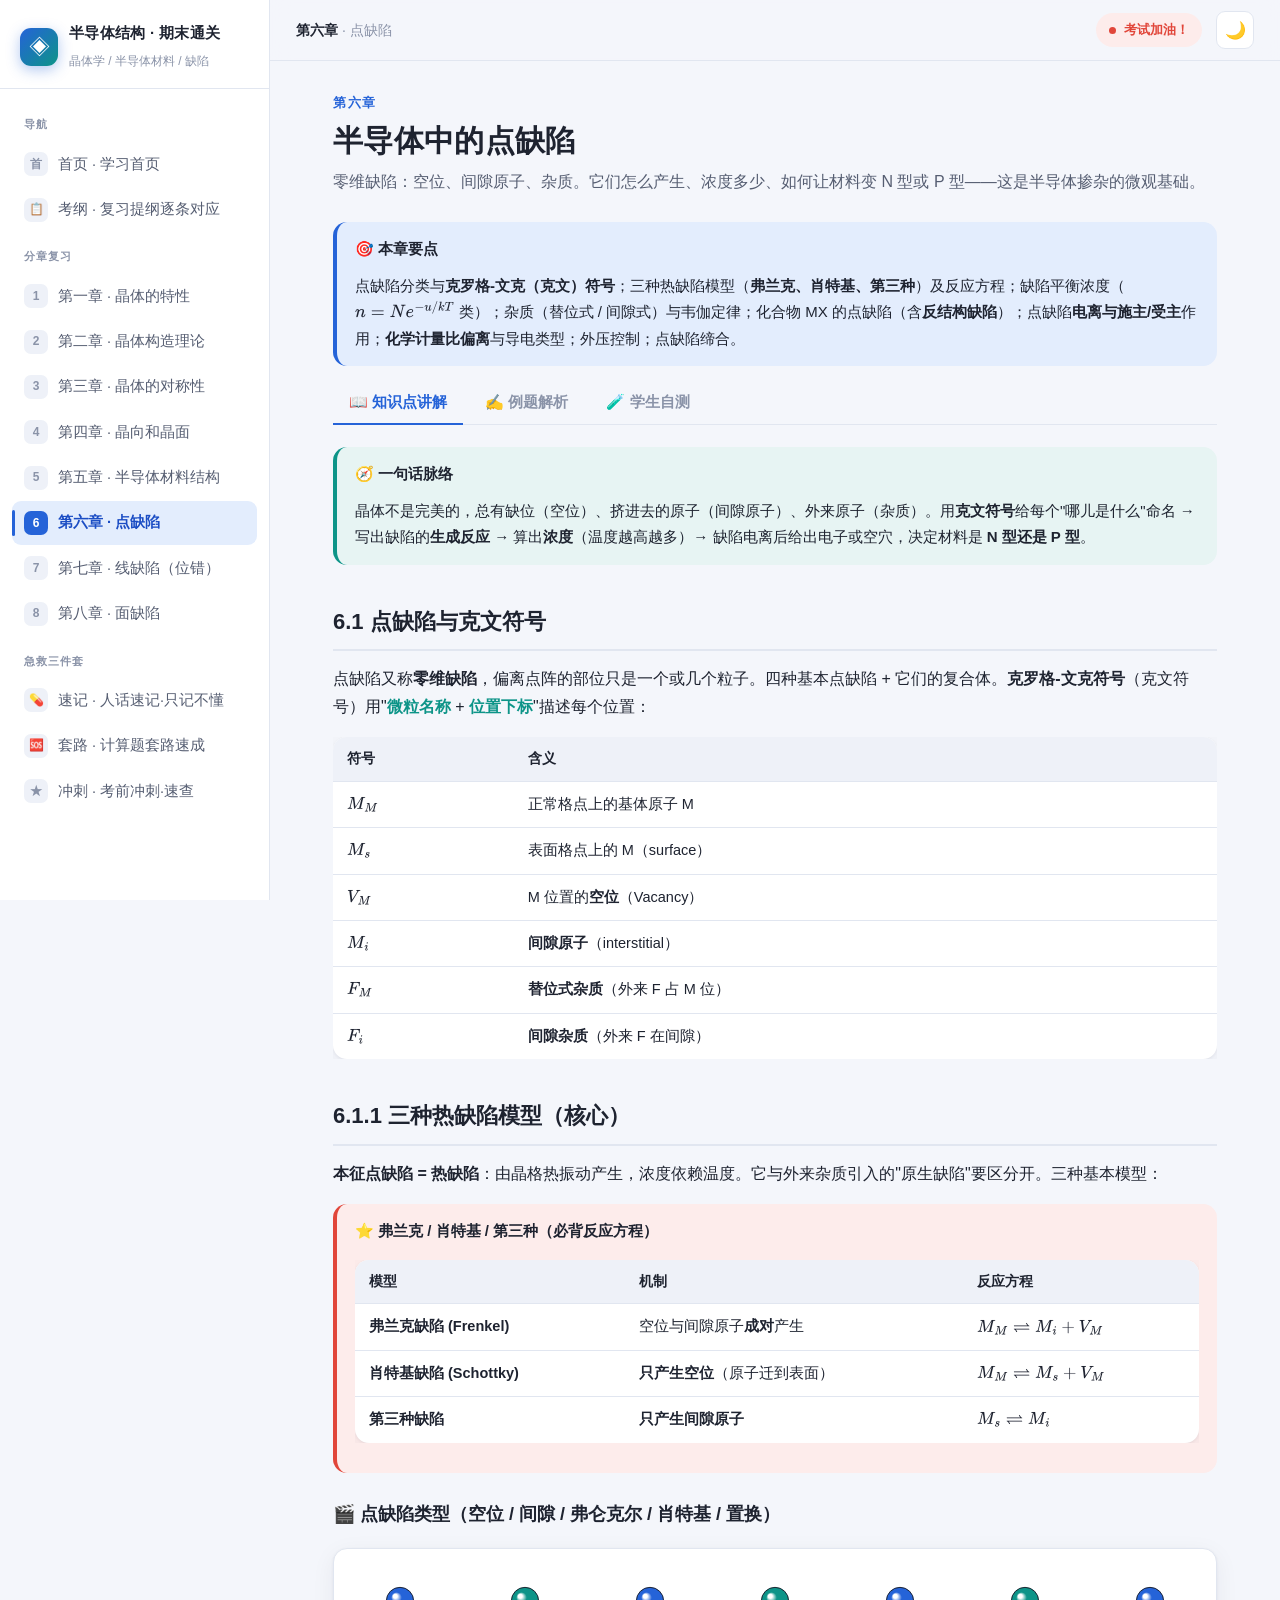
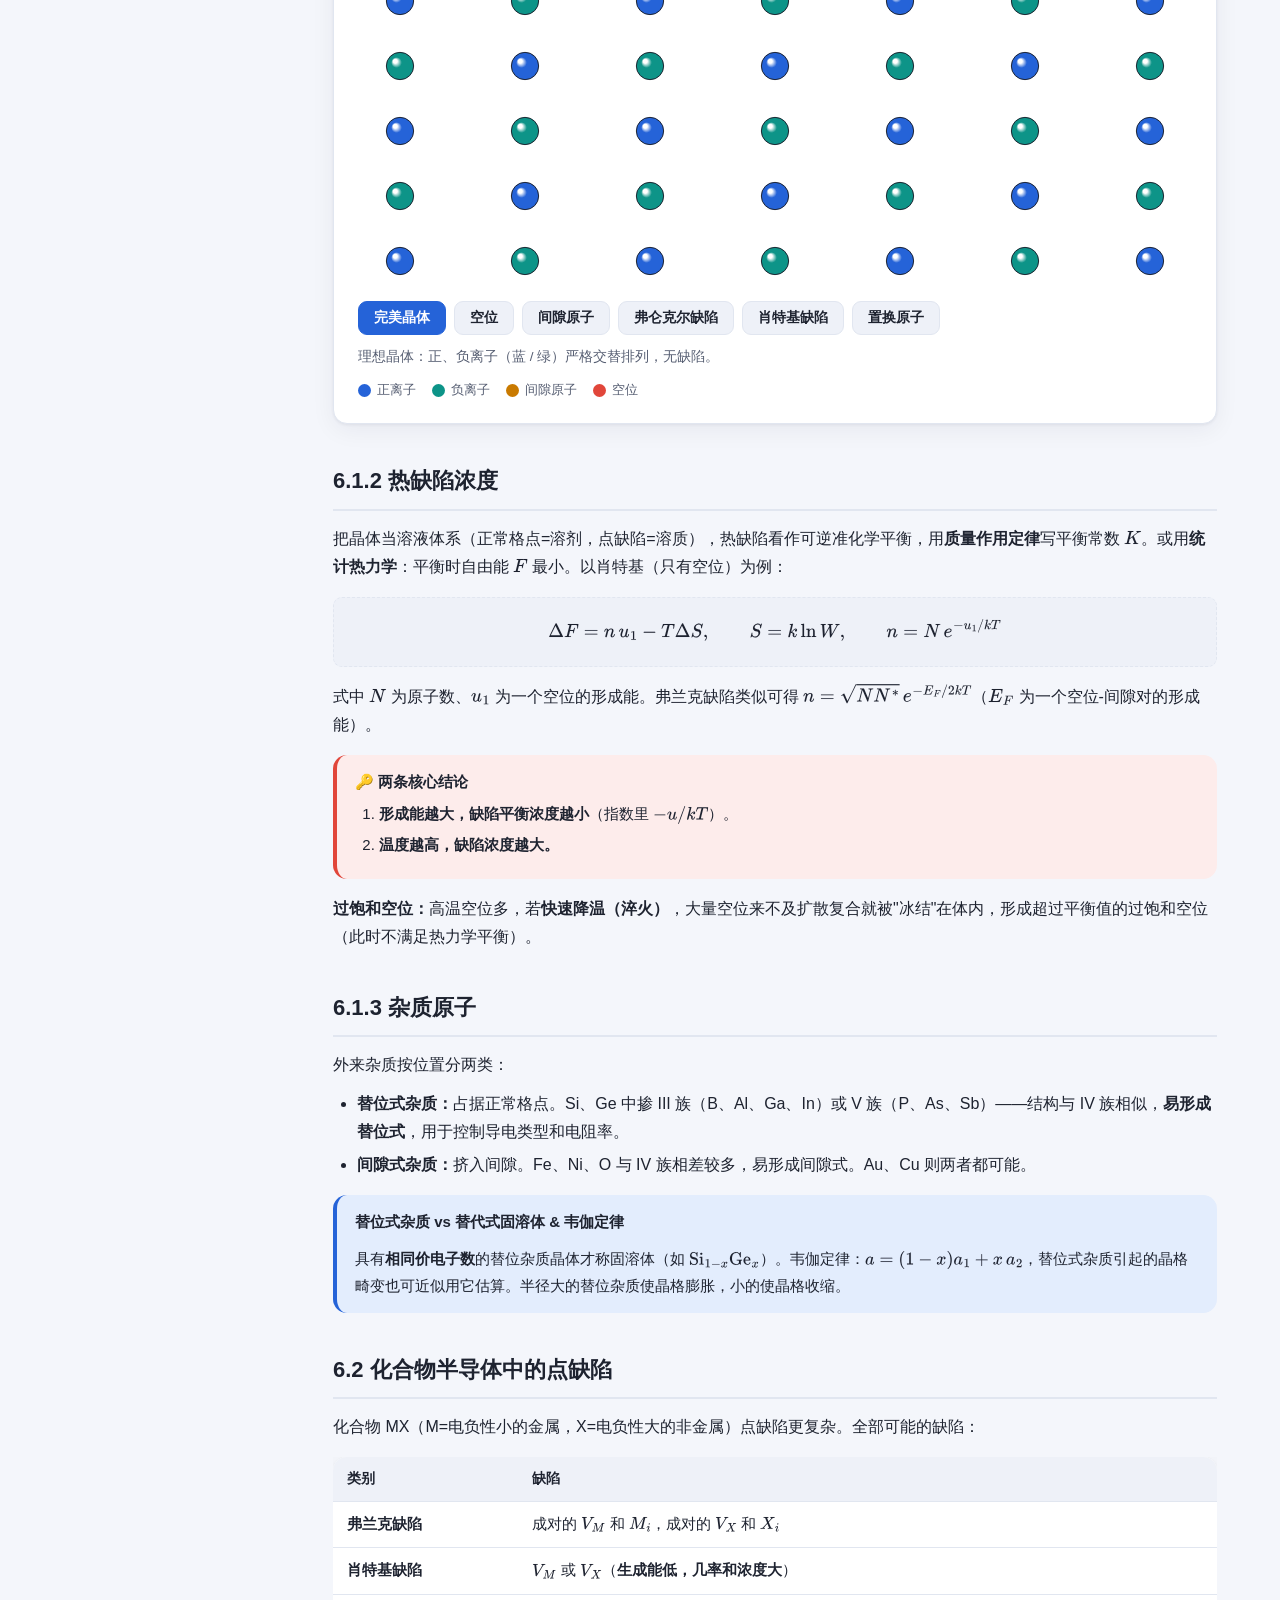
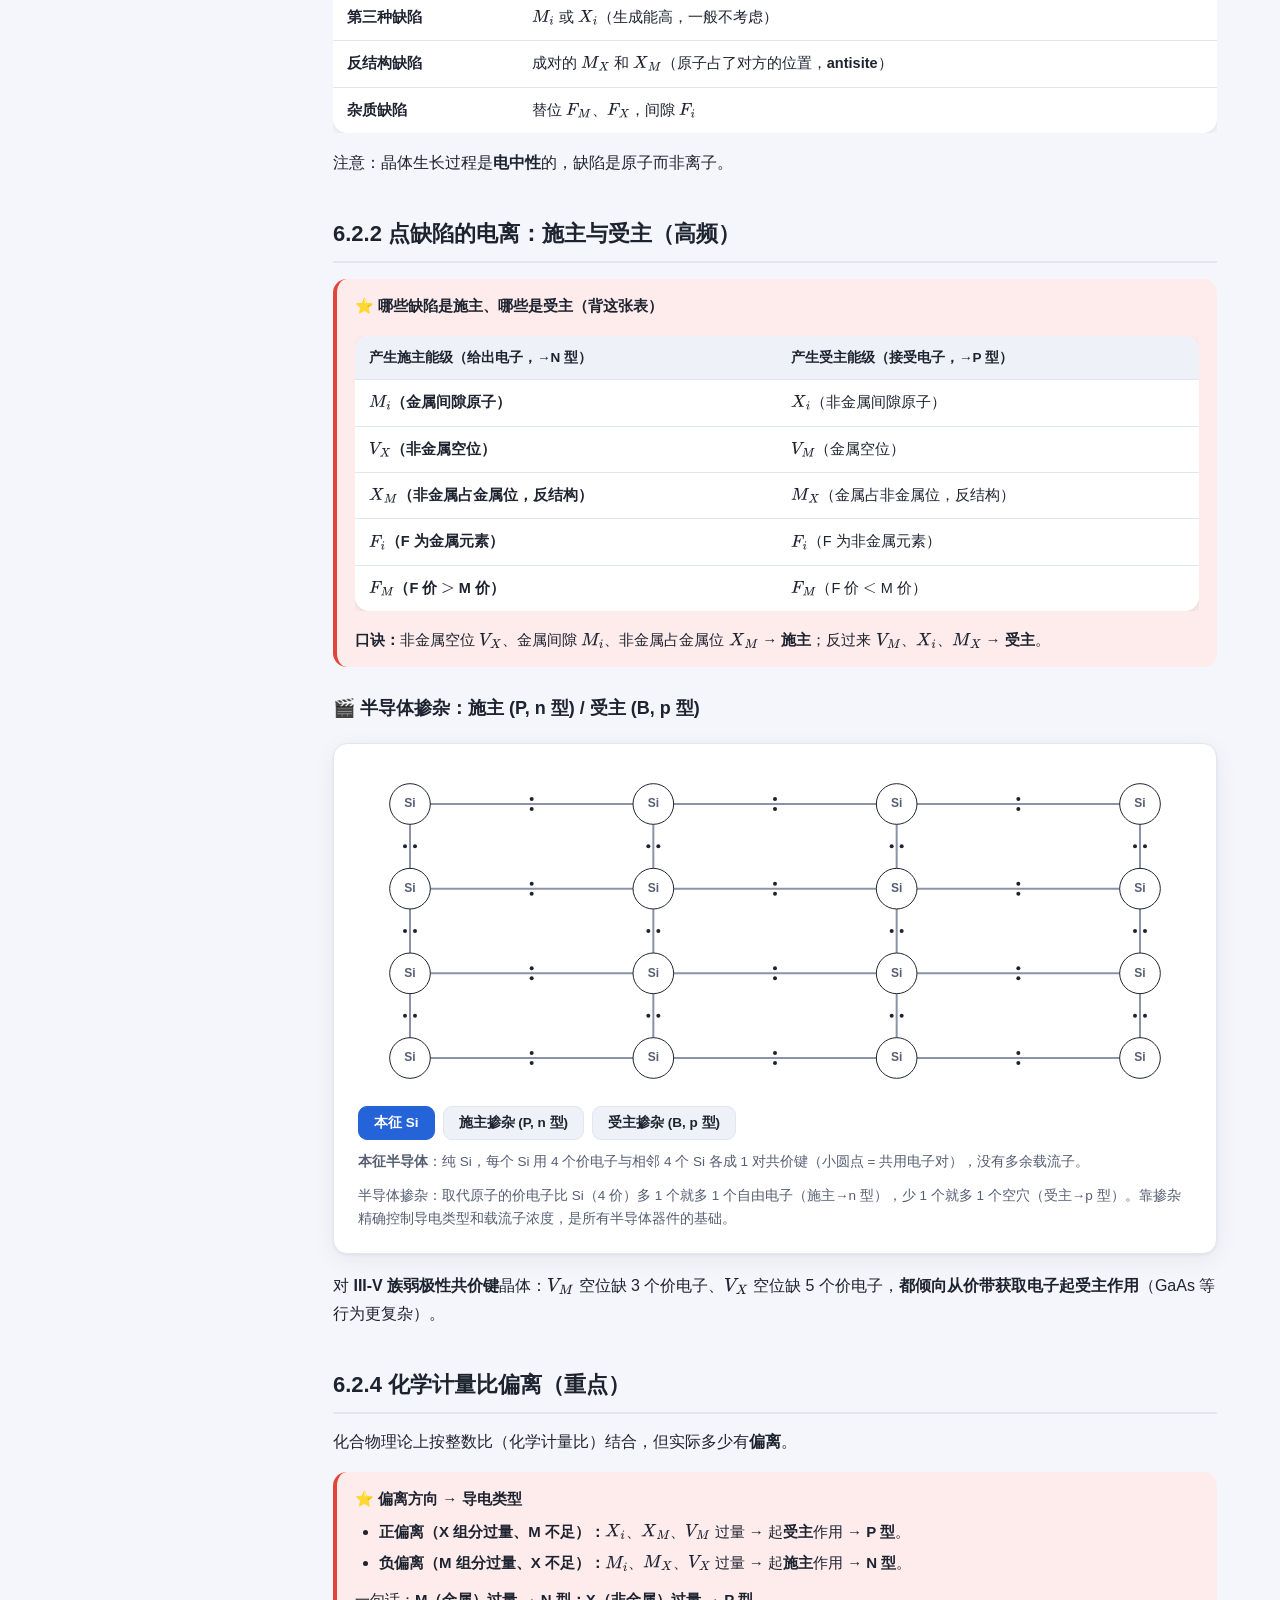
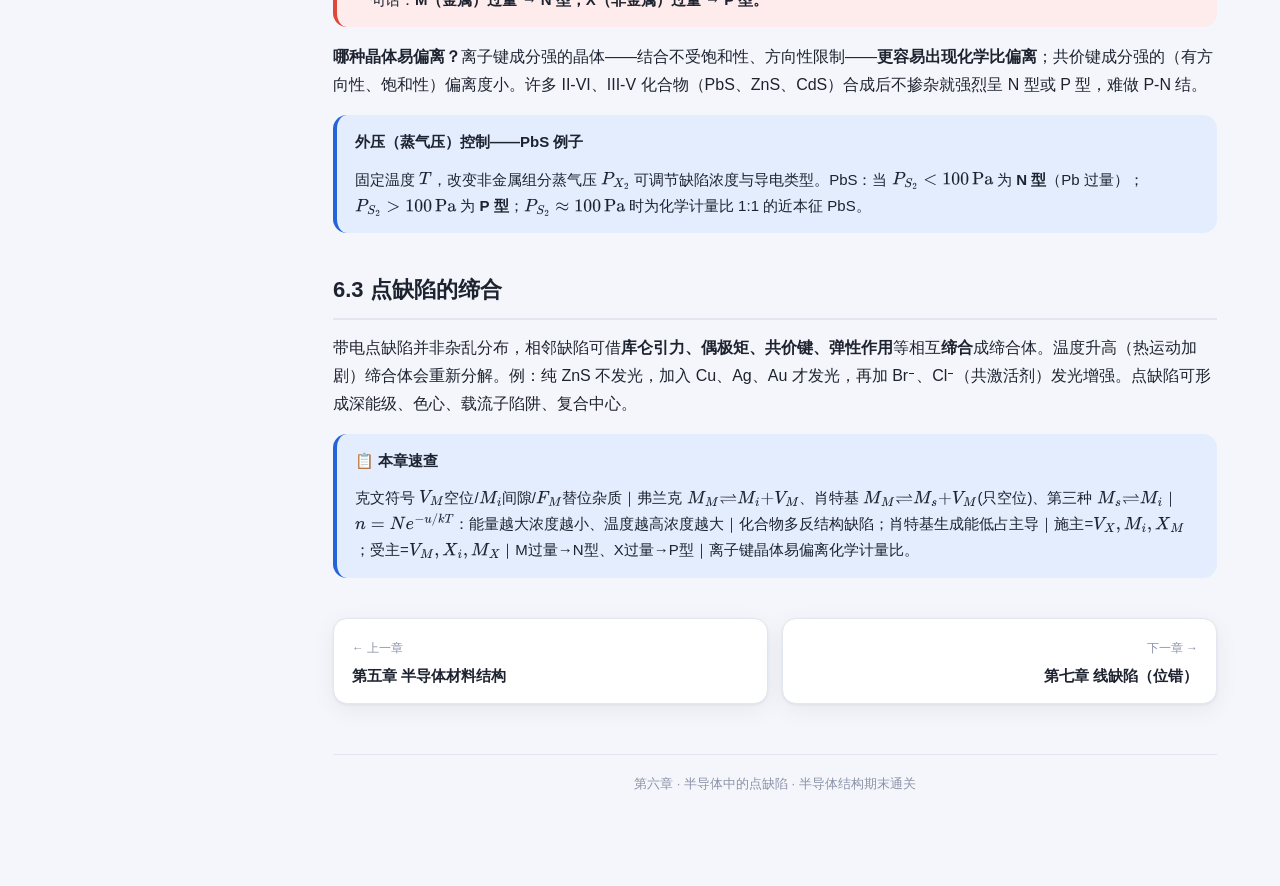
<file: ch6.html>
<!DOCTYPE html>
<html lang="zh-CN" data-theme="light">
<head>
<meta charset="UTF-8">
<meta name="viewport" content="width=device-width, initial-scale=1">
<title>第六章 点缺陷 · 半导体结构期末通关</title>
<link rel="stylesheet" href="assets/css/style.css">
<link rel="icon" href="data:image/svg+xml,<svg xmlns='http://www.w3.org/2000/svg' viewBox='0 0 100 100'><text y='.9em' font-size='90'>◈</text></svg>">
<script>
window.MathJax = {
  tex: { inlineMath: [['\\(','\\)']], displayMath: [['\\[','\\]'],['$$','$$']] },
  svg: { fontCache: 'global' },
  options: { skipHtmlTags: ['script','noscript','style','textarea','pre','code'] }
};
</script>
<script defer src="assets/lib/tex-svg.js"></script>
</head>
<body data-page="ch6">
<main class="content">
  <div class="content-inner">

    <div class="page-head">
      <div class="eyebrow">第六章</div>
      <h1>半导体中的点缺陷</h1>
      <p class="lead">零维缺陷：空位、间隙原子、杂质。它们怎么产生、浓度多少、如何让材料变 N 型或 P 型——这是半导体掺杂的微观基础。</p>
    </div>

    <div class="callout">
      <div class="callout-title">🎯 本章要点</div>
      <p>点缺陷分类与<strong>克罗格-文克（克文）符号</strong>；三种热缺陷模型（<strong>弗兰克、肖特基、第三种</strong>）及反应方程；缺陷平衡浓度（\(n=N e^{-u/kT}\) 类）；杂质（替位式 / 间隙式）与韦伽定律；化合物 MX 的点缺陷（含<strong>反结构缺陷</strong>）；点缺陷<strong>电离与施主/受主</strong>作用；<strong>化学计量比偏离</strong>与导电类型；外压控制；点缺陷缔合。</p>
    </div>

    <div class="tabs">
      <button class="active" data-tab="learn">📖 知识点讲解</button>
      <button data-tab="examples">✍️ 例题解析</button>
      <button data-tab="quiz">🧪 学生自测</button>
    </div>

    <div class="tab-panel active" id="learn">

      <div class="callout tip">
        <div class="callout-title">🧭 一句话脉络</div>
        <p>晶体不是完美的，总有缺位（空位）、挤进去的原子（间隙原子）、外来原子（杂质）。用<b>克文符号</b>给每个"哪儿是什么"命名 → 写出缺陷的<b>生成反应</b> → 算出<b>浓度</b>（温度越高越多）→ 缺陷电离后给出电子或空穴，决定材料是 <b>N 型还是 P 型</b>。</p>
      </div>

      <h2>6.1 点缺陷与克文符号</h2>
      <p>点缺陷又称<strong>零维缺陷</strong>，偏离点阵的部位只是一个或几个粒子。四种基本点缺陷 + 它们的复合体。<strong>克罗格-文克符号</strong>（克文符号）用"<em>微粒名称</em> + <em>位置下标</em>"描述每个位置：</p>
      <div class="tbl-wrap"><table class="qm">
        <tr><th>符号</th><th>含义</th></tr>
        <tr><td>\(M_M\)</td><td>正常格点上的基体原子 M</td></tr>
        <tr><td>\(M_s\)</td><td>表面格点上的 M（surface）</td></tr>
        <tr><td>\(V_M\)</td><td>M 位置的<strong>空位</strong>（Vacancy）</td></tr>
        <tr><td>\(M_i\)</td><td><strong>间隙原子</strong>（interstitial）</td></tr>
        <tr><td>\(F_M\)</td><td><strong>替位式杂质</strong>（外来 F 占 M 位）</td></tr>
        <tr><td>\(F_i\)</td><td><strong>间隙杂质</strong>（外来 F 在间隙）</td></tr>
      </table></div>

      <h2>6.1.1 三种热缺陷模型（核心）</h2>
      <p><strong>本征点缺陷 = 热缺陷</strong>：由晶格热振动产生，浓度依赖温度。它与外来杂质引入的"原生缺陷"要区分开。三种基本模型：</p>
      <div class="callout key">
        <div class="callout-title">⭐ 弗兰克 / 肖特基 / 第三种（必背反应方程）</div>
        <div class="tbl-wrap"><table class="qm">
          <tr><th>模型</th><th>机制</th><th>反应方程</th></tr>
          <tr><td>弗兰克缺陷 (Frenkel)</td><td>空位与间隙原子<strong>成对</strong>产生</td><td>\(M_M \rightleftharpoons M_i + V_M\)</td></tr>
          <tr><td>肖特基缺陷 (Schottky)</td><td><strong>只产生空位</strong>（原子迁到表面）</td><td>\(M_M \rightleftharpoons M_s + V_M\)</td></tr>
          <tr><td>第三种缺陷</td><td><strong>只产生间隙原子</strong></td><td>\(M_s \rightleftharpoons M_i\)</td></tr>
        </table></div>
      </div>

      <h3>🎬 点缺陷类型（空位 / 间隙 / 弗仑克尔 / 肖特基 / 置换）</h3>
      <div data-viz="pointdefect"></div>

      <h2>6.1.2 热缺陷浓度</h2>
      <p>把晶体当溶液体系（正常格点=溶剂，点缺陷=溶质），热缺陷看作可逆准化学平衡，用<strong>质量作用定律</strong>写平衡常数 \(K\)。或用<strong>统计热力学</strong>：平衡时自由能 \(F\) 最小。以肖特基（只有空位）为例：</p>
      <div class="formula-box">\[ \Delta F=n\,u_1-T\Delta S,\qquad S=k\ln W,\qquad n=N\,e^{-u_1/kT} \]</div>
      <p>式中 \(N\) 为原子数、\(u_1\) 为一个空位的形成能。弗兰克缺陷类似可得 \(n=\sqrt{NN^*}\,e^{-E_F/2kT}\)（\(E_F\) 为一个空位-间隙对的形成能）。</p>
      <div class="callout key">
        <div class="callout-title">🔑 两条核心结论</div>
        <ol style="margin:6px 0">
          <li><strong>形成能越大，缺陷平衡浓度越小</strong>（指数里 \(-u/kT\)）。</li>
          <li><strong>温度越高，缺陷浓度越大。</strong></li>
        </ol>
      </div>
      <p><strong>过饱和空位：</strong>高温空位多，若<strong>快速降温（淬火）</strong>，大量空位来不及扩散复合就被"冰结"在体内，形成超过平衡值的过饱和空位（此时不满足热力学平衡）。</p>

      <h2>6.1.3 杂质原子</h2>
      <p>外来杂质按位置分两类：</p>
      <ul>
        <li><strong>替位式杂质：</strong>占据正常格点。Si、Ge 中掺 III 族（B、Al、Ga、In）或 V 族（P、As、Sb）——结构与 IV 族相似，<strong>易形成替位式</strong>，用于控制导电类型和电阻率。</li>
        <li><strong>间隙式杂质：</strong>挤入间隙。Fe、Ni、O 与 IV 族相差较多，易形成间隙式。Au、Cu 则两者都可能。</li>
      </ul>
      <div class="callout">
        <div class="callout-title">替位式杂质 vs 替代式固溶体 & 韦伽定律</div>
        <p>具有<strong>相同价电子数</strong>的替位杂质晶体才称固溶体（如 \(\text{Si}_{1-x}\text{Ge}_x\)）。韦伽定律：\(a=(1-x)a_1+x\,a_2\)，替位式杂质引起的晶格畸变也可近似用它估算。半径大的替位杂质使晶格膨胀，小的使晶格收缩。</p>
      </div>

      <h2>6.2 化合物半导体中的点缺陷</h2>
      <p>化合物 MX（M=电负性小的金属，X=电负性大的非金属）点缺陷更复杂。全部可能的缺陷：</p>
      <div class="tbl-wrap"><table class="qm">
        <tr><th>类别</th><th>缺陷</th></tr>
        <tr><td>弗兰克缺陷</td><td>成对的 \(V_M\) 和 \(M_i\)，成对的 \(V_X\) 和 \(X_i\)</td></tr>
        <tr><td>肖特基缺陷</td><td>\(V_M\) 或 \(V_X\)（<strong>生成能低，几率和浓度大</strong>）</td></tr>
        <tr><td>第三种缺陷</td><td>\(M_i\) 或 \(X_i\)（生成能高，一般不考虑）</td></tr>
        <tr><td>反结构缺陷</td><td>成对的 \(M_X\) 和 \(X_M\)（原子占了对方的位置，<strong>antisite</strong>）</td></tr>
        <tr><td>杂质缺陷</td><td>替位 \(F_M\)、\(F_X\)，间隙 \(F_i\)</td></tr>
      </table></div>
      <p>注意：晶体生长过程是<strong>电中性</strong>的，缺陷是原子而非离子。</p>

      <h2>6.2.2 点缺陷的电离：施主与受主（高频）</h2>
      <div class="callout key">
        <div class="callout-title">⭐ 哪些缺陷是施主、哪些是受主（背这张表）</div>
        <div class="tbl-wrap"><table class="qm">
          <tr><th>产生施主能级（给出电子，→N 型）</th><th>产生受主能级（接受电子，→P 型）</th></tr>
          <tr><td>\(M_i\)（金属间隙原子）</td><td>\(X_i\)（非金属间隙原子）</td></tr>
          <tr><td>\(V_X\)（非金属空位）</td><td>\(V_M\)（金属空位）</td></tr>
          <tr><td>\(X_M\)（非金属占金属位，反结构）</td><td>\(M_X\)（金属占非金属位，反结构）</td></tr>
          <tr><td>\(F_i\)（F 为金属元素）</td><td>\(F_i\)（F 为非金属元素）</td></tr>
          <tr><td>\(F_M\)（F 价 \(\gt\) M 价）</td><td>\(F_M\)（F 价 \(\lt\) M 价）</td></tr>
        </table></div>
        <p><strong>口诀：</strong>非金属空位 \(V_X\)、金属间隙 \(M_i\)、非金属占金属位 \(X_M\) → <strong>施主</strong>；反过来 \(V_M\)、\(X_i\)、\(M_X\) → <strong>受主</strong>。</p>
      </div>

      <h3>🎬 半导体掺杂：施主 (P, n 型) / 受主 (B, p 型)</h3>
      <div data-viz="doping"></div>

      <p>对 <strong>III-V 族弱极性共价键</strong>晶体：\(V_M\) 空位缺 3 个价电子、\(V_X\) 空位缺 5 个价电子，<strong>都倾向从价带获取电子起受主作用</strong>（GaAs 等行为更复杂）。</p>

      <h2>6.2.4 化学计量比偏离（重点）</h2>
      <p>化合物理论上按整数比（化学计量比）结合，但实际多少有<strong>偏离</strong>。</p>
      <div class="callout key">
        <div class="callout-title">⭐ 偏离方向 → 导电类型</div>
        <ul style="margin:6px 0">
          <li><strong>正偏离（X 组分过量、M 不足）：</strong>\(X_i\)、\(X_M\)、\(V_M\) 过量 → 起<strong>受主</strong>作用 → <strong>P 型</strong>。</li>
          <li><strong>负偏离（M 组分过量、X 不足）：</strong>\(M_i\)、\(M_X\)、\(V_X\) 过量 → 起<strong>施主</strong>作用 → <strong>N 型</strong>。</li>
        </ul>
        <p>一句话：<strong>M（金属）过量 → N 型；X（非金属）过量 → P 型。</strong></p>
      </div>
      <p><strong>哪种晶体易偏离？</strong>离子键成分强的晶体——结合不受饱和性、方向性限制——<strong>更容易出现化学比偏离</strong>；共价键成分强的（有方向性、饱和性）偏离度小。许多 II-VI、III-V 化合物（PbS、ZnS、CdS）合成后不掺杂就强烈呈 N 型或 P 型，难做 P-N 结。</p>
      <div class="callout">
        <div class="callout-title">外压（蒸气压）控制——PbS 例子</div>
        <p>固定温度 \(T\)，改变非金属组分蒸气压 \(P_{X_2}\) 可调节缺陷浓度与导电类型。PbS：当 \(P_{S_2}\lt100\,\text{Pa}\) 为 <strong>N 型</strong>（Pb 过量）；\(P_{S_2}\gt100\,\text{Pa}\) 为 <strong>P 型</strong>；\(P_{S_2}\approx100\,\text{Pa}\) 时为化学计量比 1:1 的近本征 PbS。</p>
      </div>

      <h2>6.3 点缺陷的缔合</h2>
      <p>带电点缺陷并非杂乱分布，相邻缺陷可借<strong>库仑引力、偶极矩、共价键、弹性作用</strong>等相互<strong>缔合</strong>成缔合体。温度升高（热运动加剧）缔合体会重新分解。例：纯 ZnS 不发光，加入 Cu、Ag、Au 才发光，再加 Br⁻、Cl⁻（共激活剂）发光增强。点缺陷可形成深能级、色心、载流子陷阱、复合中心。</p>

      <div class="callout">
        <div class="callout-title">📋 本章速查</div>
        <p>克文符号 \(V_M\)空位/\(M_i\)间隙/\(F_M\)替位杂质｜弗兰克 \(M_M{\rightleftharpoons}M_i{+}V_M\)、肖特基 \(M_M{\rightleftharpoons}M_s{+}V_M\)(只空位)、第三种 \(M_s{\rightleftharpoons}M_i\)｜\(n=Ne^{-u/kT}\)：能量越大浓度越小、温度越高浓度越大｜化合物多反结构缺陷；肖特基生成能低占主导｜施主=\(V_X,M_i,X_M\)；受主=\(V_M,X_i,M_X\)｜M过量→N型、X过量→P型｜离子键晶体易偏离化学计量比。</p>
      </div>
    </div>

    <!-- ================= 例题 ================= -->
    <div class="tab-panel" id="examples">
      <p class="lead" style="margin-bottom:18px">先盖住自己想。👇</p>

      <div class="example">
        <div class="example-head"><span class="ex-no">例 1</span><span class="ex-title">三种热缺陷的反应方程</span><span class="tag proof">概念</span></div>
        <div class="example-body">
          <div class="problem-stmt"><span class="lbl">题：</span>用克文符号写出单质晶体 M 中弗兰克缺陷、肖特基缺陷、第三种缺陷的反应方程，并说明各产生什么缺陷。</div>
          <button class="solution-toggle">查看完整解答 ▼</button>
          <div class="solution">
            <div class="step"><div class="step-n">1</div><div class="step-c"><h5>弗兰克缺陷</h5><p>\(M_M \rightleftharpoons M_i + V_M\)：一个格点原子跳到间隙，<strong>同时产生空位和间隙原子（成对）</strong>。</p></div></div>
            <div class="step"><div class="step-n">2</div><div class="step-c"><h5>肖特基缺陷</h5><p>\(M_M \rightleftharpoons M_s + V_M\)：原子迁移到表面，<strong>只产生空位</strong>，不产生间隙原子。</p></div></div>
            <div class="step"><div class="step-n">3</div><div class="step-c"><h5>第三种缺陷</h5><p>\(M_s \rightleftharpoons M_i\)：表面原子进入间隙，<strong>只产生间隙原子</strong>。</p></div></div>
            <div class="answer-final"><span class="lbl">答：</span>弗兰克=空位+间隙成对；肖特基=只空位；第三种=只间隙。三者都是热缺陷，浓度随温度升高而增大。</div>
          </div>
        </div>
      </div>

      <div class="example">
        <div class="example-head"><span class="ex-no">例 2</span><span class="ex-title">化合物 MX 中的全部点缺陷类型</span><span class="tag proof">概念</span></div>
        <div class="example-body">
          <div class="problem-stmt"><span class="lbl">题：</span>列出化合物晶体 MX 中可能出现的全部点缺陷（用克文符号），并指出哪种热缺陷生成能最低、占主导。</div>
          <button class="solution-toggle">查看完整解答 ▼</button>
          <div class="solution">
            <div class="step"><div class="step-n">1</div><div class="step-c"><h5>热缺陷</h5><p>弗兰克：成对的 \(V_M,M_i\) 和成对的 \(V_X,X_i\)；肖特基：\(V_M\) 或 \(V_X\)；第三种：\(M_i\) 或 \(X_i\)（生成能高，一般不考虑）。</p></div></div>
            <div class="step"><div class="step-n">2</div><div class="step-c"><h5>反结构缺陷</h5><p>成对的 \(M_X\) 和 \(X_M\)（原子占了对方位置，antisite）。</p></div></div>
            <div class="step"><div class="step-n">3</div><div class="step-c"><h5>杂质缺陷</h5><p>替位 \(F_M\)、\(F_X\)，间隙 \(F_i\)。</p></div></div>
            <div class="step"><div class="step-n">4</div><div class="step-c"><h5>主导</h5><p>一般认为<strong>只产生空位的肖特基缺陷生成能较低</strong>，形成几率和浓度最大。</p></div></div>
            <div class="answer-final"><span class="lbl">答：</span>热缺陷（弗兰克/肖特基/第三种）+ 反结构缺陷 \(M_X,X_M\) + 杂质缺陷；肖特基占主导。</div>
          </div>
        </div>
      </div>

      <div class="example">
        <div class="example-head"><span class="ex-no">例 3</span><span class="ex-title">判断点缺陷的施主/受主作用</span><span class="tag proof">概念</span></div>
        <div class="example-body">
          <div class="problem-stmt"><span class="lbl">题：</span>对二元化合物 MX，判断 \(V_X\)、\(V_M\)、\(M_i\)、\(X_i\)、\(X_M\)、\(M_X\) 各起施主还是受主作用。</div>
          <button class="solution-toggle">查看完整解答 ▼</button>
          <div class="solution">
            <div class="step"><div class="step-n">1</div><div class="step-c"><h5>非金属空位 \(V_X\)</h5><p>拿走电中性非金属，留下束缚电子易游离成导带电子 → <strong>施主</strong>。</p></div></div>
            <div class="step"><div class="step-n">2</div><div class="step-c"><h5>金属空位 \(V_M\)</h5><p>留下束缚正电荷（空穴）→ <strong>受主</strong>。</p></div></div>
            <div class="step"><div class="step-n">3</div><div class="step-c"><h5>间隙原子</h5><p>金属间隙 \(M_i\)（电负性小、易放电子）→ <strong>施主</strong>；非金属间隙 \(X_i\)（易捕获电子）→ <strong>受主</strong>。</p></div></div>
            <div class="step"><div class="step-n">4</div><div class="step-c"><h5>反结构缺陷</h5><p>\(X_M\)（非金属占金属位，外层电子多、易放电子）→ <strong>施主</strong>；\(M_X\)（金属占非金属位）→ <strong>受主</strong>。</p></div></div>
            <div class="answer-final"><span class="lbl">答：</span>施主：\(V_X,M_i,X_M\)；受主：\(V_M,X_i,M_X\)。口诀：<b>非金属空位/金属间隙/非金属占金属位 = 施主</b>，反之受主。</div>
          </div>
        </div>
      </div>

      <div class="example">
        <div class="example-head"><span class="ex-no">例 4</span><span class="ex-title">化学计量比偏离与导电类型（PbS）</span><span class="tag proof">分析</span></div>
        <div class="example-body">
          <div class="problem-stmt"><span class="lbl">题：</span>PbS 一般制备出来为 N 型，为什么？如何通过控制硫蒸气压 \(P_{S_2}\) 改变其导电类型？</div>
          <button class="solution-toggle">查看完整解答 ▼</button>
          <div class="solution">
            <div class="step"><div class="step-n">1</div><div class="step-c"><h5>为什么天然 N 型</h5><p>PbS 是离子键成分较强的化合物，易出现化学计量比偏离。制备时常 <strong>Pb（金属）过量</strong>（负偏离），产生 \(M_i\)、\(V_X\) 等施主缺陷 → <strong>N 型</strong>。</p></div></div>
            <div class="step"><div class="step-n">2</div><div class="step-c"><h5>规律</h5><p>M（金属）过量 → 施主 → N 型；X（非金属）过量 → 受主 → P 型。</p></div></div>
            <div class="step"><div class="step-n">3</div><div class="step-c"><h5>用蒸气压调控</h5><p>固定 \(T\)，改变 \(P_{S_2}\)：\(P_{S_2}\lt100\,\text{Pa}\) → S 不足、Pb 过量 → <strong>N 型</strong>；\(P_{S_2}\gt100\,\text{Pa}\) → S 过量 → <strong>P 型</strong>；\(P_{S_2}\approx100\,\text{Pa}\) → 1:1 近本征。</p></div></div>
            <div class="answer-final"><span class="lbl">答：</span>PbS 因 Pb 过量天然 N 型；提高硫分压使 S 过量可转为 P 型，\(\approx100\,\text{Pa}\) 时为化学计量比 1:1 的近本征材料。</div>
          </div>
        </div>
      </div>
    </div>

    <!-- ================= 自测 ================= -->
    <div class="tab-panel" id="quiz">
      <p class="lead" style="margin-bottom:8px">点选项即时判分给解析；多选题选完点「提交答案」。</p>
      <div class="quiz" data-chapter="ch6">

<div class="quiz-item" data-type="single">
  <div class="q-stem">点缺陷又称</div>
  <ul class="q-options">
    <li data-correct>零维缺陷</li>
    <li>一维缺陷</li>
    <li>二维缺陷</li>
    <li>三维缺陷</li>
  </ul>
  <div class="q-explain">点缺陷=零维（偏离点阵的部位是一个/几个粒子）；位错=一维（线）；面缺陷=二维。<strong>【秒记】点=0维、线(位错)=1维、面=2维。</strong></div>
</div>

<div class="quiz-item" data-type="single">
  <div class="q-stem">克文符号 \(V_M\) 表示</div>
  <ul class="q-options">
    <li>间隙原子</li>
    <li data-correct>M 位置上的空位</li>
    <li>替位式杂质</li>
    <li>表面原子</li>
  </ul>
  <div class="q-explain">\(V_M\)=空位（Vacancy），\(M_i\)=间隙原子，\(F_M\)=替位杂质，\(F_i\)=间隙杂质，\(M_s\)=表面原子。<strong>【秒记】V=空位、i=间隙、F=外来杂质。</strong></div>
</div>

<div class="quiz-item" data-type="single">
  <div class="q-stem">弗兰克（Frenkel）缺陷的反应方程是</div>
  <ul class="q-options">
    <li data-correct>\(M_M \rightleftharpoons M_i + V_M\)（空位与间隙成对）</li>
    <li>\(M_M \rightleftharpoons M_s + V_M\)（只产生空位）</li>
    <li>\(M_s \rightleftharpoons M_i\)（只产生间隙）</li>
    <li>\(M_M \rightleftharpoons 2V_M\)</li>
  </ul>
  <div class="q-explain">弗兰克=空位+间隙成对；肖特基=只产生空位（原子到表面）；第三种=只产生间隙。<strong>【秒记】弗兰克=空位+间隙成对。</strong></div>
</div>

<div class="quiz-item" data-type="single">
  <div class="q-stem">肖特基（Schottky）缺陷的特点是</div>
  <ul class="q-options">
    <li>只产生间隙原子</li>
    <li data-correct>只产生空位（原子迁移到表面）</li>
    <li>空位与间隙成对产生</li>
    <li>不依赖温度</li>
  </ul>
  <div class="q-explain">肖特基缺陷 \(M_M\rightleftharpoons M_s+V_M\)，原子迁到表面、只留空位。化合物中肖特基生成能低，占主导。<strong>【秒记】肖特基=只空位（去表面）。</strong></div>
</div>

<div class="quiz-item" data-type="single">
  <div class="q-stem">关于热缺陷平衡浓度 \(n=N e^{-u/kT}\)，正确的是</div>
  <ul class="q-options">
    <li>形成能越大浓度越大</li>
    <li data-correct>形成能越大浓度越小，温度越高浓度越大</li>
    <li>与温度无关</li>
    <li>温度越高浓度越小</li>
  </ul>
  <div class="q-explain">指数 \(-u/kT\)：形成能 \(u\) 越大 → 浓度越小；温度 \(T\) 越高 → 浓度越大。这是两条核心结论。<strong>【秒记】能量大浓度小，温度高浓度大。</strong></div>
</div>

<div class="quiz-item" data-type="single">
  <div class="q-stem">高温空位多，快速降温使大量空位"冰结"在体内，形成的是</div>
  <ul class="q-options">
    <li>反结构缺陷</li>
    <li data-correct>过饱和空位</li>
    <li>肖特基缺陷</li>
    <li>替位杂质</li>
  </ul>
  <div class="q-explain">淬火（快速降温）时空位来不及扩散复合，被冰结成超过平衡值的过饱和空位，此时不满足热力学平衡。<strong>【秒记】淬火冰结=过饱和空位。</strong></div>
</div>

<div class="quiz-item" data-type="single">
  <div class="q-stem">Si、Ge 中掺入 III 族或 V 族元素，一般形成</div>
  <ul class="q-options">
    <li data-correct>替位式杂质</li>
    <li>间隙式杂质</li>
    <li>反结构缺陷</li>
    <li>空位</li>
  </ul>
  <div class="q-explain">III、V 族结构与 IV 族相似，易占据格点形成替位式杂质，用于控制导电类型；Fe、Ni、O 等相差大，易形成间隙式。<strong>【秒记】III/V掺Si/Ge=替位式。</strong></div>
</div>

<div class="quiz-item" data-type="single">
  <div class="q-stem">化合物 MX 中"原子占据对方格点位置"形成的缺陷称为</div>
  <ul class="q-options">
    <li>肖特基缺陷</li>
    <li>弗兰克缺陷</li>
    <li data-correct>反结构缺陷（\(M_X\)、\(X_M\)）</li>
    <li>间隙杂质</li>
  </ul>
  <div class="q-explain">反结构缺陷（antisite）：\(M_X\)（金属占非金属位）、\(X_M\)（非金属占金属位），是化合物特有的缺陷类型。<strong>【秒记】反结构=占了对方的位置。</strong></div>
</div>

<div class="quiz-item" data-type="single">
  <div class="q-stem">下列点缺陷中起<strong>施主</strong>作用的是</div>
  <ul class="q-options">
    <li>金属空位 \(V_M\)</li>
    <li data-correct>非金属空位 \(V_X\)</li>
    <li>非金属间隙 \(X_i\)</li>
    <li>金属占非金属位 \(M_X\)</li>
  </ul>
  <div class="q-explain">施主：\(V_X\)（非金属空位）、\(M_i\)（金属间隙）、\(X_M\)（非金属占金属位）；受主：\(V_M\)、\(X_i\)、\(M_X\)。<strong>【秒记】施主=\(V_X,M_i,X_M\)。</strong></div>
</div>

<div class="quiz-item" data-type="single">
  <div class="q-stem">化合物半导体中，金属组分 M 过量（负偏离化学计量比）时，材料一般呈</div>
  <ul class="q-options">
    <li data-correct>N 型</li>
    <li>P 型</li>
    <li>本征型</li>
    <li>绝缘体</li>
  </ul>
  <div class="q-explain">M 过量 → 产生 \(M_i\)、\(V_X\) 等施主缺陷 → N 型；X 过量 → 受主 → P 型。<strong>【秒记】金属过量N型，非金属过量P型。</strong></div>
</div>

<div class="quiz-item" data-type="single">
  <div class="q-stem">下列哪类晶体更容易出现化学计量比偏离？</div>
  <ul class="q-options">
    <li data-correct>离子键成分强的晶体</li>
    <li>共价键成分强的晶体</li>
    <li>金属晶体</li>
    <li>分子晶体</li>
  </ul>
  <div class="q-explain">离子键无饱和性、方向性限制，组元比例不易固定，易偏离；共价键有方向性饱和性，偏离度小。PbS、ZnS、CdS 等易偏离、常天然 N 型。<strong>【秒记】离子键易偏离化学计量比。</strong></div>
</div>

<div class="quiz-item" data-type="multiple">
  <div class="q-stem">三种热缺陷模型包括（多选）</div>
  <ul class="q-options">
    <li data-correct>弗兰克缺陷（空位+间隙成对）</li>
    <li data-correct>肖特基缺陷（只空位）</li>
    <li data-correct>第三种缺陷（只间隙）</li>
    <li>反结构缺陷</li>
  </ul>
  <div class="q-explain">单质晶体热缺陷三模型：弗兰克、肖特基、第三种。反结构缺陷是化合物里才有的（不属于这三种热缺陷模型）。<strong>【秒记】热缺陷三模型=弗兰克/肖特基/第三种。</strong></div>
</div>

<div class="quiz-item" data-type="multiple">
  <div class="q-stem">下列点缺陷起<strong>受主</strong>作用的有（多选）</div>
  <ul class="q-options">
    <li data-correct>金属空位 \(V_M\)</li>
    <li data-correct>非金属间隙原子 \(X_i\)</li>
    <li data-correct>金属占非金属位 \(M_X\)</li>
    <li>非金属空位 \(V_X\)</li>
  </ul>
  <div class="q-explain">受主：\(V_M\)、\(X_i\)、\(M_X\)；\(V_X\) 是施主。<strong>【秒记】受主=\(V_M,X_i,M_X\)；施主=\(V_X,M_i,X_M\)。</strong></div>
</div>

<div class="quiz-item" data-type="multiple">
  <div class="q-stem">关于点缺陷浓度与缔合，正确的有（多选）</div>
  <ul class="q-options">
    <li data-correct>缺陷形成能越大，平衡浓度越小</li>
    <li data-correct>温度越高，热缺陷浓度越大</li>
    <li data-correct>带电点缺陷可借库仑力等相互缔合</li>
    <li data-correct>温度升高，缔合体倾向重新分解</li>
  </ul>
  <div class="q-explain">浓度规律来自 \(n=Ne^{-u/kT}\)；缔合靠库仑、偶极、共价、弹性作用，升温热运动加剧使缔合体分解。<strong>【秒记】能大浓小、温高浓大；升温拆缔合。</strong></div>
</div>

      </div>
    </div>

    <div class="pager">
      <a class="prev" href="ch5.html"><span>← 上一章</span><b>第五章 半导体材料结构</b></a>
      <a class="next" href="ch7.html"><span>下一章 →</span><b>第七章 线缺陷（位错）</b></a>
    </div>
    <div class="foot-note">第六章 · 半导体中的点缺陷 · 半导体结构期末通关</div>

  </div>
</main>
<script defer src="assets/js/app.js"></script>
<script defer src="assets/js/quiz.js"></script>
<script defer src="assets/js/viz.js"></script>
</body>
</html>
</file>
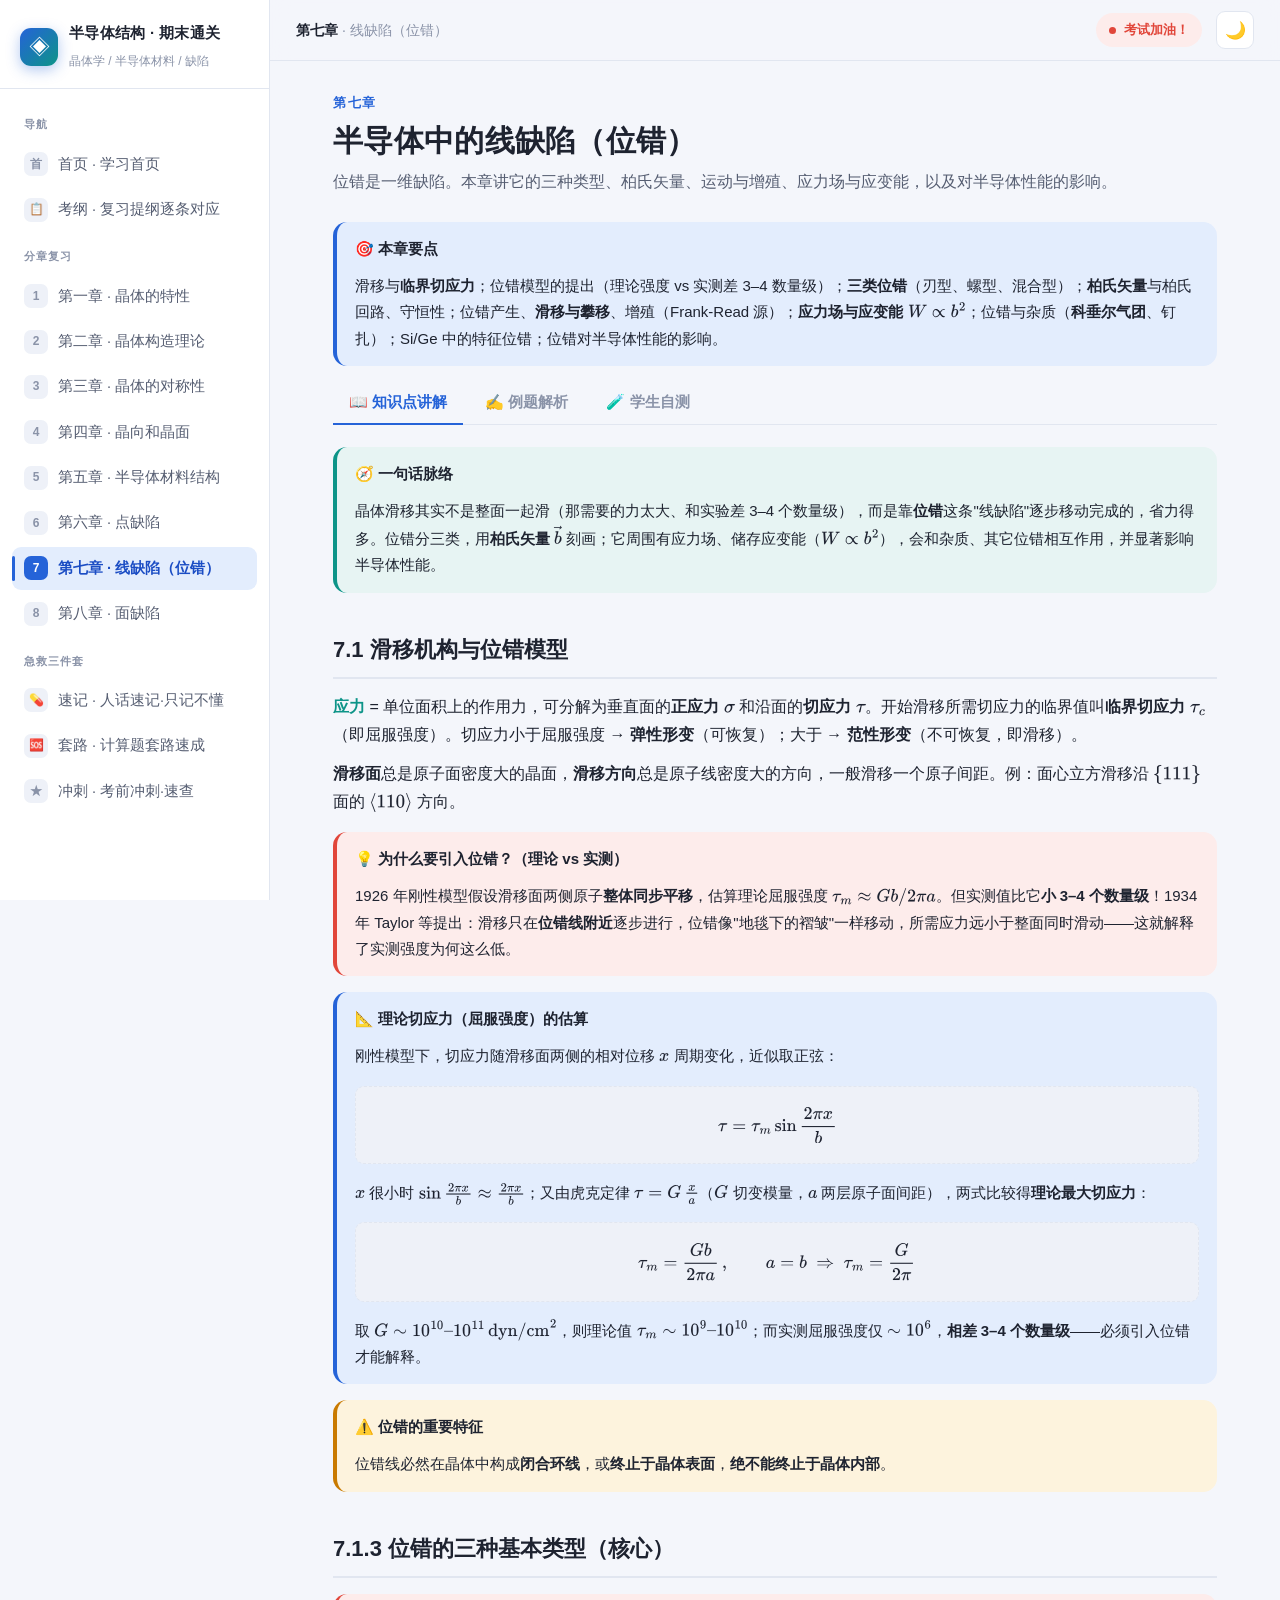
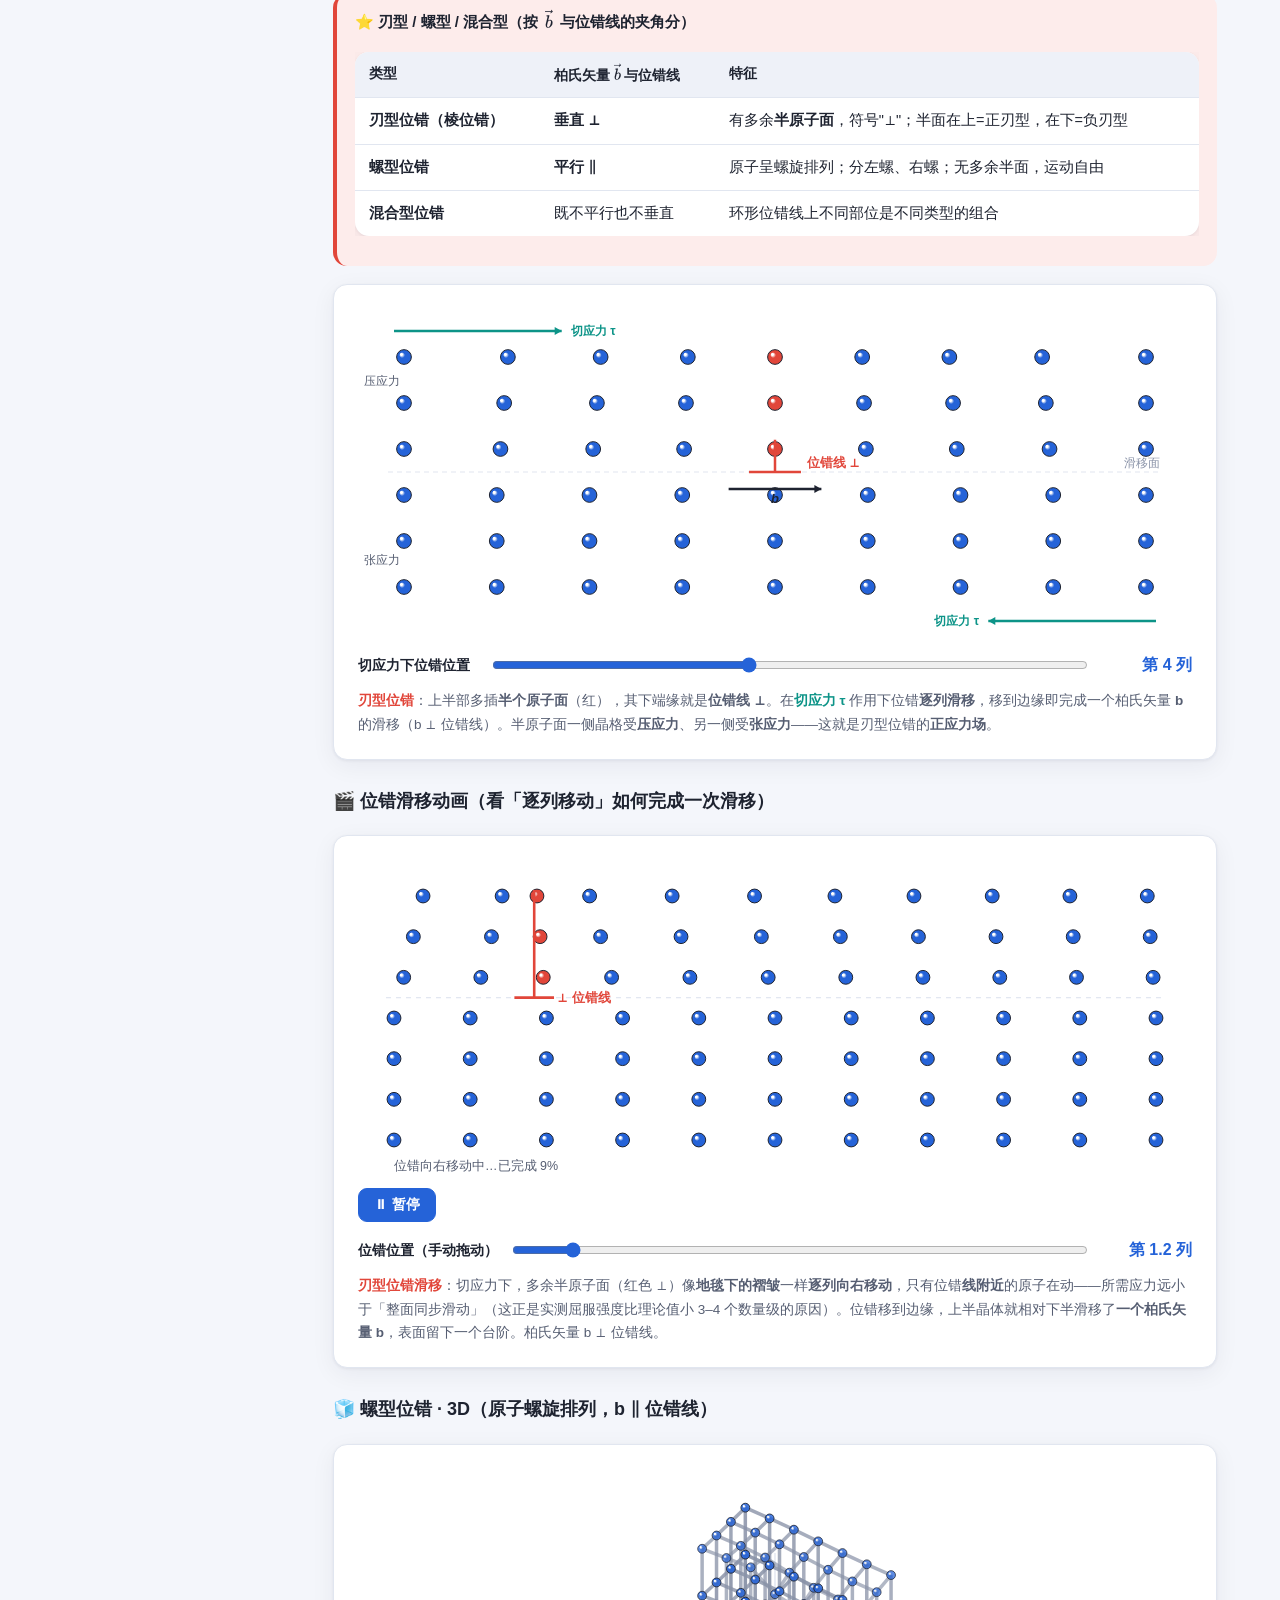
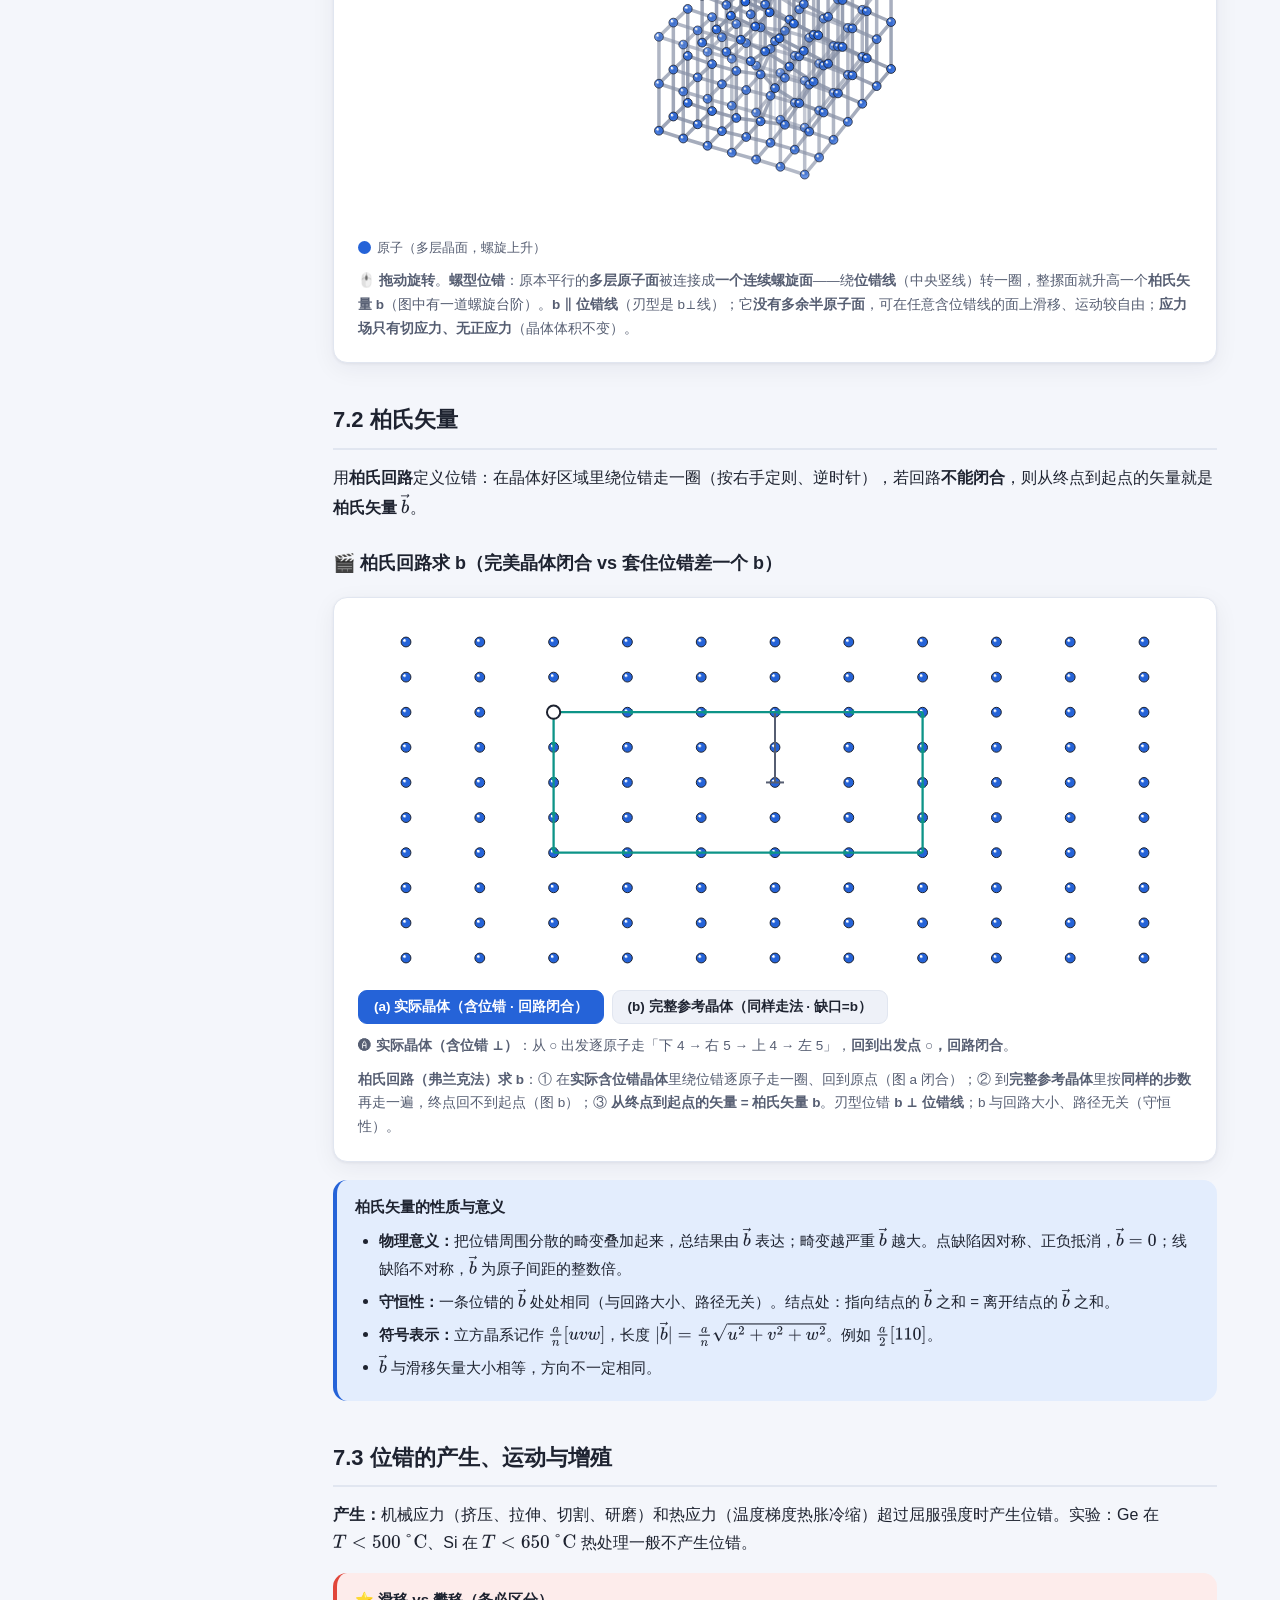
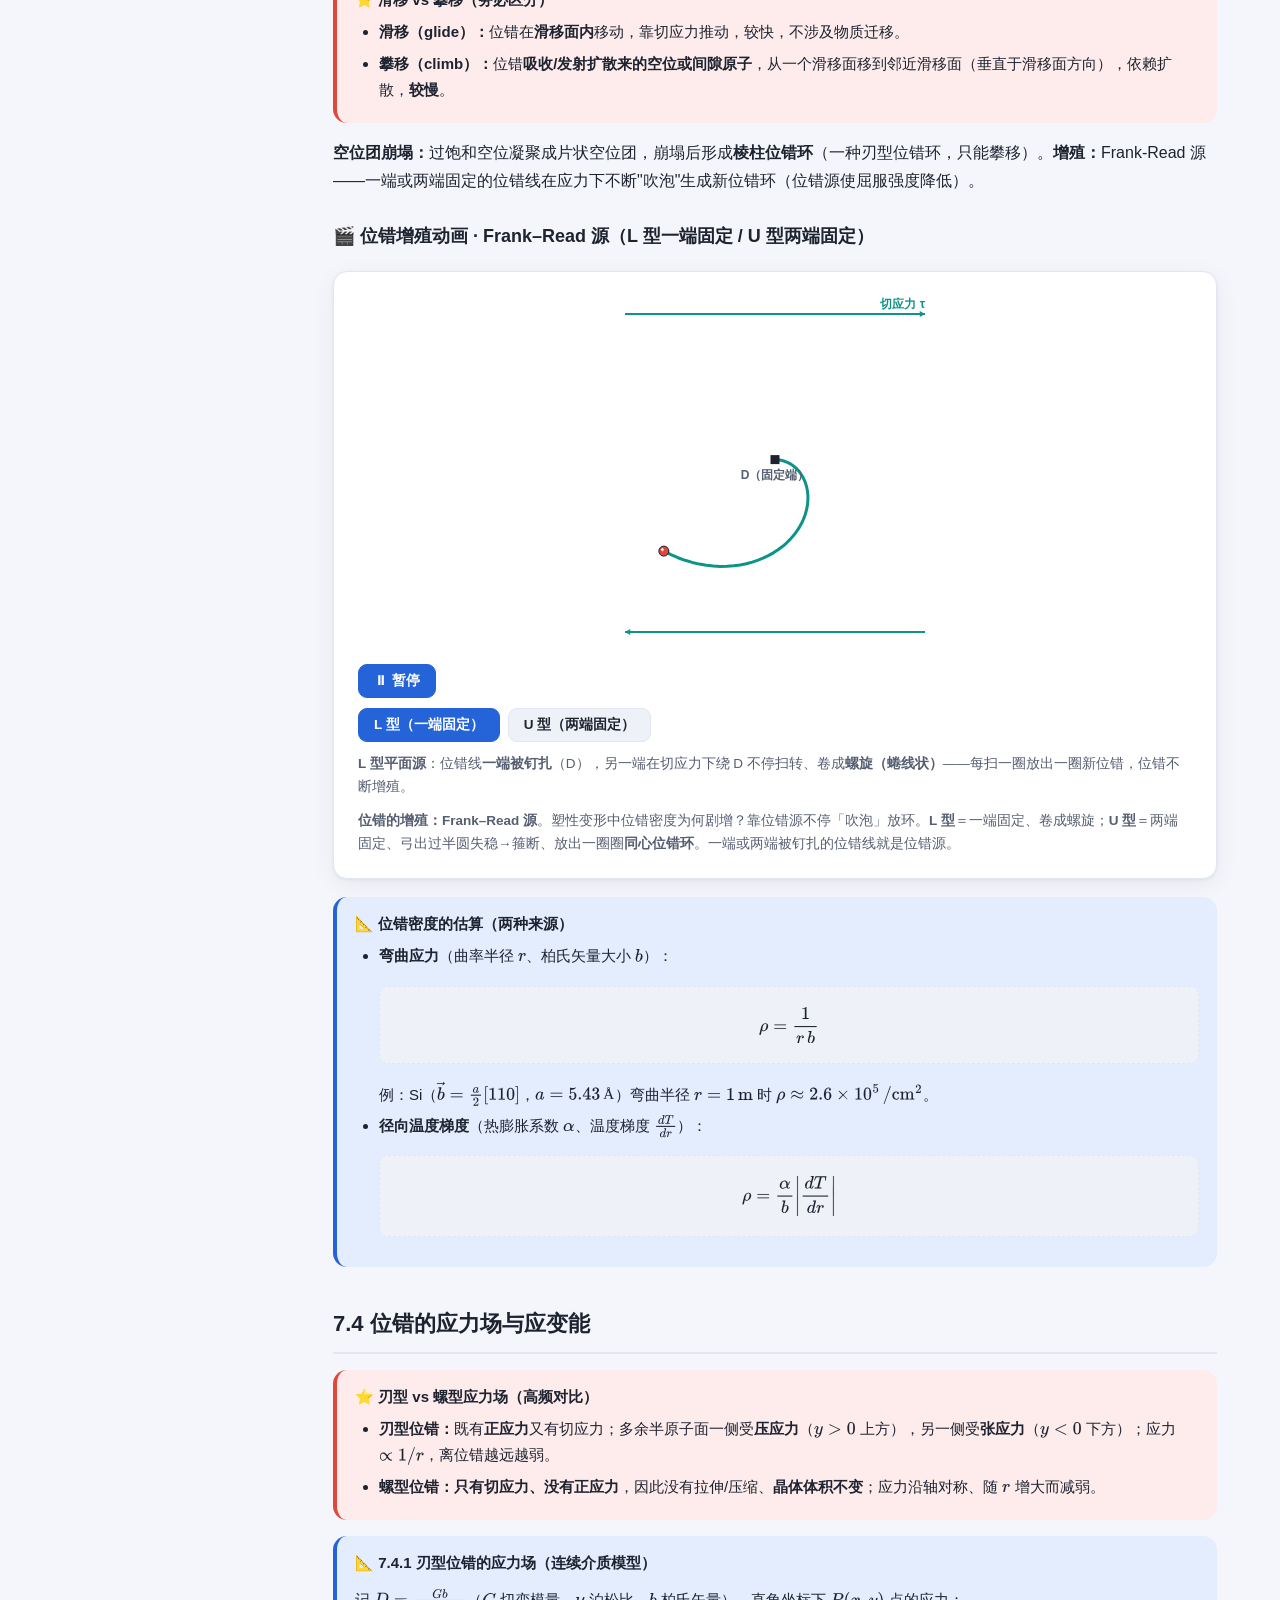
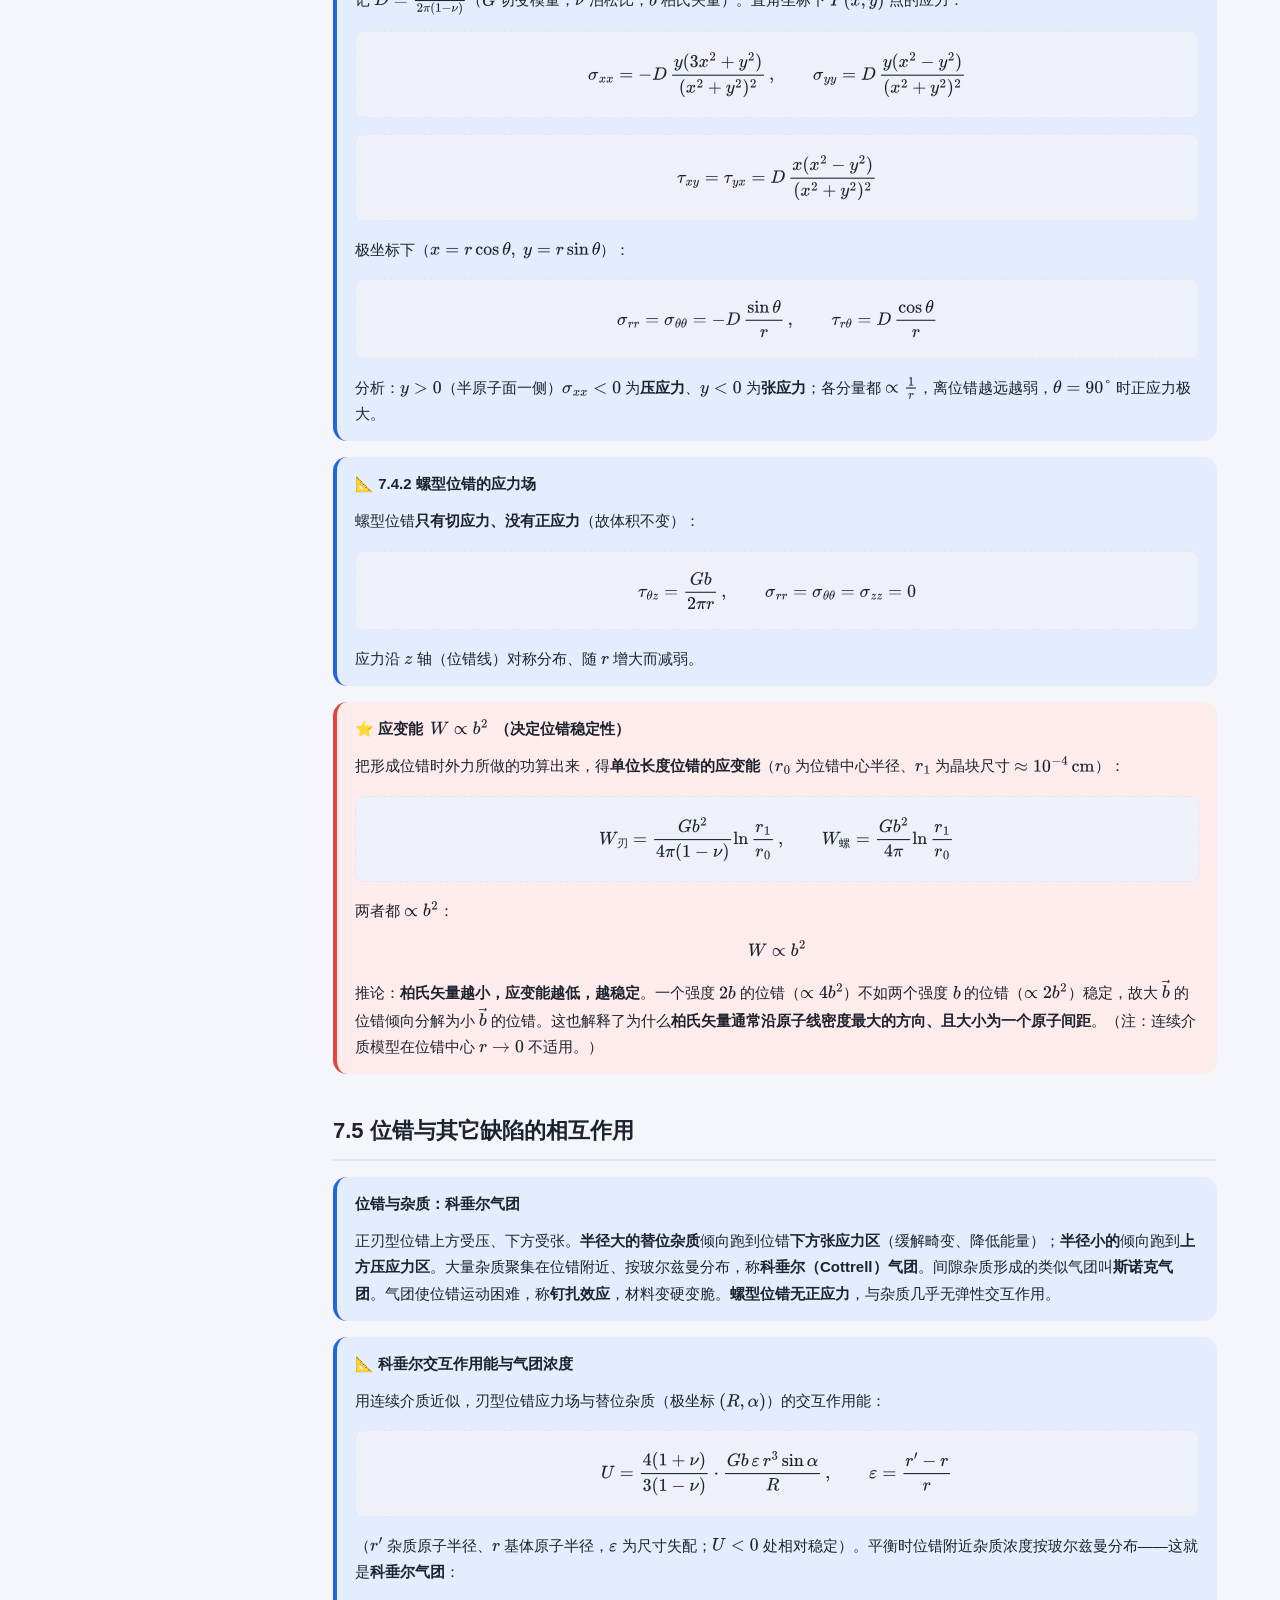
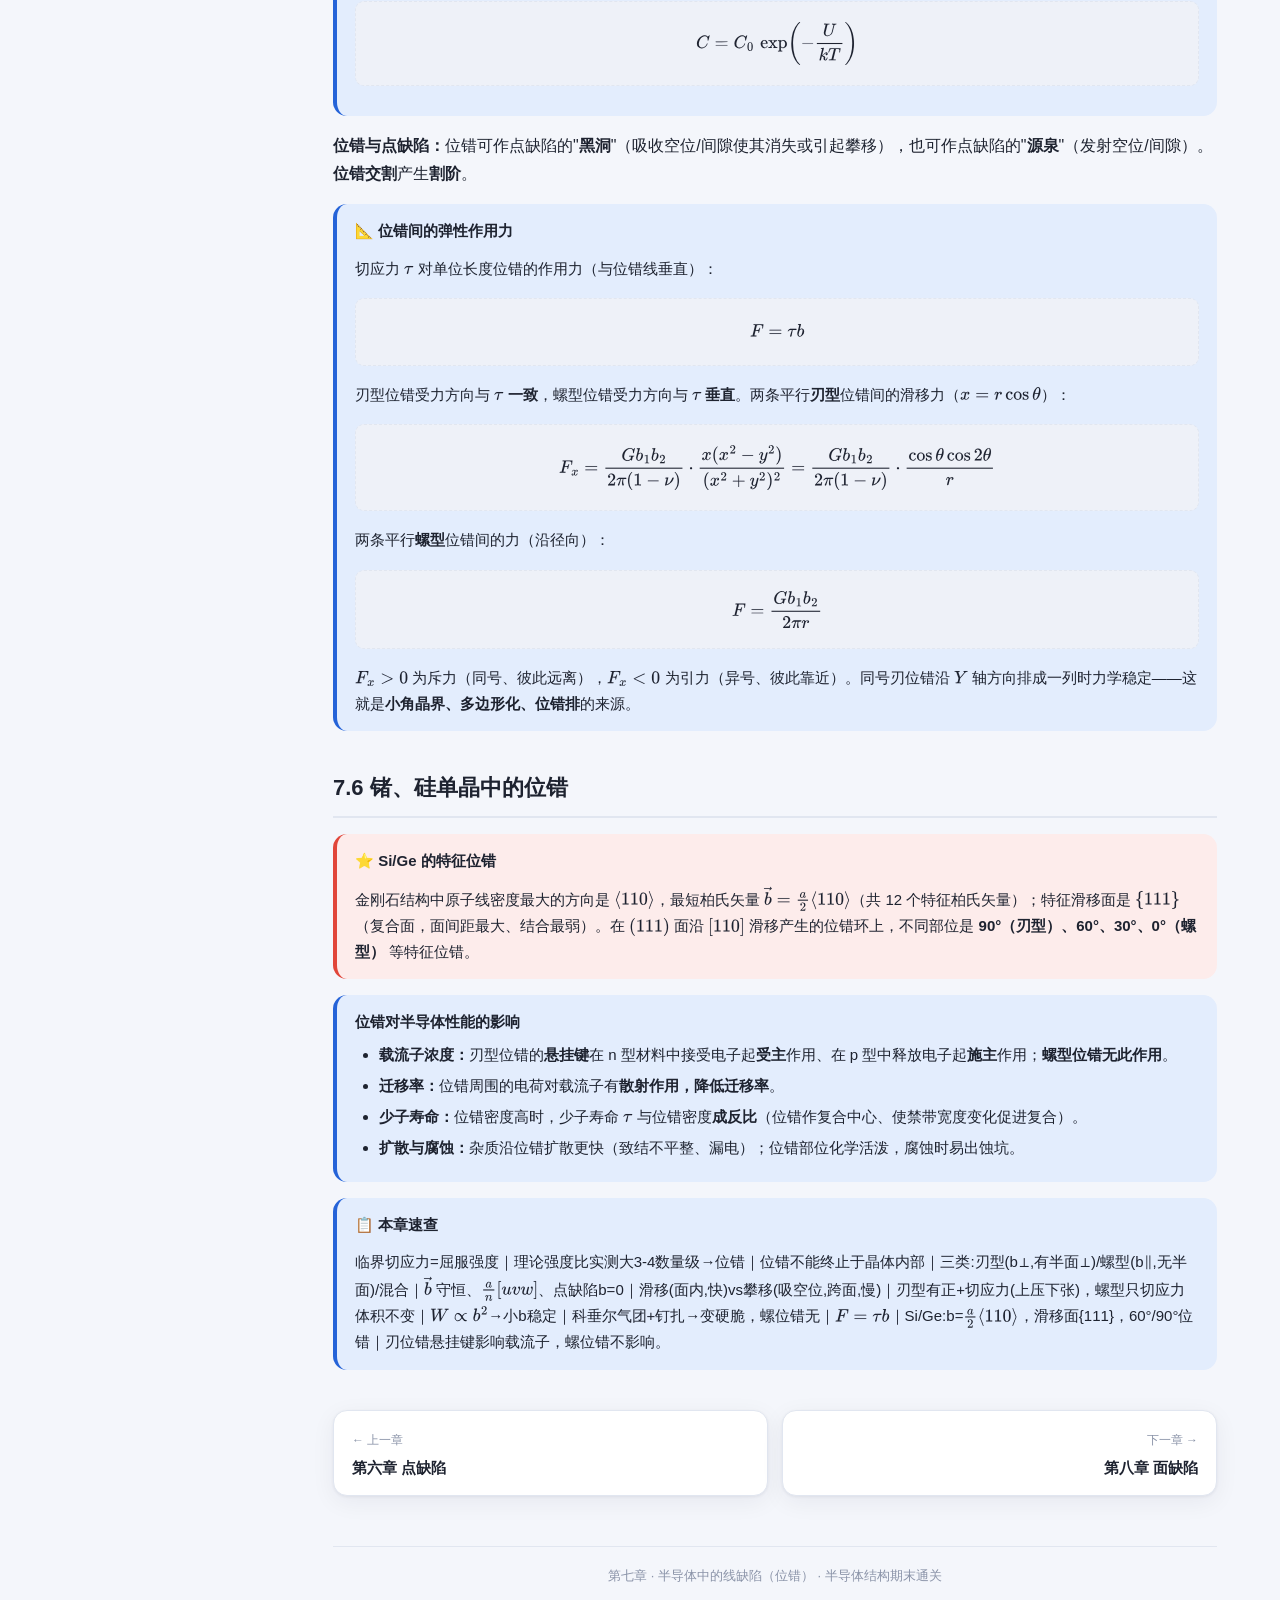
<file: ch7.html>
<!DOCTYPE html>
<html lang="zh-CN" data-theme="light">
<head>
<meta charset="UTF-8">
<meta name="viewport" content="width=device-width, initial-scale=1">
<title>第七章 线缺陷（位错） · 半导体结构期末通关</title>
<link rel="stylesheet" href="assets/css/style.css">
<link rel="icon" href="data:image/svg+xml,<svg xmlns='http://www.w3.org/2000/svg' viewBox='0 0 100 100'><text y='.9em' font-size='90'>◈</text></svg>">
<script>
window.MathJax = {
  tex: { inlineMath: [['\\(','\\)']], displayMath: [['\\[','\\]'],['$$','$$']] },
  svg: { fontCache: 'global' },
  options: { skipHtmlTags: ['script','noscript','style','textarea','pre','code'] }
};
</script>
<script defer src="assets/lib/tex-svg.js"></script>
</head>
<body data-page="ch7">
<main class="content">
  <div class="content-inner">

    <div class="page-head">
      <div class="eyebrow">第七章</div>
      <h1>半导体中的线缺陷（位错）</h1>
      <p class="lead">位错是一维缺陷。本章讲它的三种类型、柏氏矢量、运动与增殖、应力场与应变能，以及对半导体性能的影响。</p>
    </div>

    <div class="callout">
      <div class="callout-title">🎯 本章要点</div>
      <p>滑移与<strong>临界切应力</strong>；位错模型的提出（理论强度 vs 实测差 3–4 数量级）；<strong>三类位错</strong>（刃型、螺型、混合型）；<strong>柏氏矢量</strong>与柏氏回路、守恒性；位错产生、<strong>滑移与攀移</strong>、增殖（Frank-Read 源）；<strong>应力场与应变能</strong> \(W\propto b^2\)；位错与杂质（<strong>科垂尔气团</strong>、钉扎）；Si/Ge 中的特征位错；位错对半导体性能的影响。</p>
    </div>

    <div class="tabs">
      <button class="active" data-tab="learn">📖 知识点讲解</button>
      <button data-tab="examples">✍️ 例题解析</button>
      <button data-tab="quiz">🧪 学生自测</button>
    </div>

    <div class="tab-panel active" id="learn">

      <div class="callout tip">
        <div class="callout-title">🧭 一句话脉络</div>
        <p>晶体滑移其实不是整面一起滑（那需要的力太大、和实验差 3–4 个数量级），而是靠<b>位错</b>这条"线缺陷"逐步移动完成的，省力得多。位错分三类，用<b>柏氏矢量</b> \(\vec b\) 刻画；它周围有应力场、储存应变能（\(W\propto b^2\)），会和杂质、其它位错相互作用，并显著影响半导体性能。</p>
      </div>

      <h2>7.1 滑移机构与位错模型</h2>
      <p><em>应力</em> = 单位面积上的作用力，可分解为垂直面的<strong>正应力 \(\sigma\)</strong> 和沿面的<strong>切应力 \(\tau\)</strong>。开始滑移所需切应力的临界值叫<strong>临界切应力 \(\tau_c\)</strong>（即屈服强度）。切应力小于屈服强度 → <strong>弹性形变</strong>（可恢复）；大于 → <strong>范性形变</strong>（不可恢复，即滑移）。</p>
      <p><strong>滑移面</strong>总是原子面密度大的晶面，<strong>滑移方向</strong>总是原子线密度大的方向，一般滑移一个原子间距。例：面心立方滑移沿 \(\{111\}\) 面的 \(\langle110\rangle\) 方向。</p>
      <div class="callout key">
        <div class="callout-title">💡 为什么要引入位错？（理论 vs 实测）</div>
        <p>1926 年刚性模型假设滑移面两侧原子<strong>整体同步平移</strong>，估算理论屈服强度 \(\tau_m\approx Gb/2\pi a\)。但实测值比它<strong>小 3–4 个数量级</strong>！1934 年 Taylor 等提出：滑移只在<strong>位错线附近</strong>逐步进行，位错像"地毯下的褶皱"一样移动，所需应力远小于整面同时滑动——这就解释了实测强度为何这么低。</p>
      </div>
      <div class="callout">
        <div class="callout-title">📐 理论切应力（屈服强度）的估算</div>
        <p>刚性模型下，切应力随滑移面两侧的相对位移 \(x\) 周期变化，近似取正弦：</p>
        <div class="formula-box">\[ \tau=\tau_m\sin\frac{2\pi x}{b} \]</div>
        <p>\(x\) 很小时 \(\sin\frac{2\pi x}{b}\approx\frac{2\pi x}{b}\)；又由虎克定律 \(\tau=G\,\frac{x}{a}\)（\(G\) 切变模量，\(a\) 两层原子面间距），两式比较得<strong>理论最大切应力</strong>：</p>
        <div class="formula-box">\[ \tau_m=\frac{Gb}{2\pi a}\,,\qquad a=b\ \Rightarrow\ \tau_m=\frac{G}{2\pi} \]</div>
        <p>取 \(G\sim10^{10}\text{–}10^{11}\,\text{dyn/cm}^2\)，则理论值 \(\tau_m\sim10^{9}\text{–}10^{10}\)；而实测屈服强度仅 \(\sim10^{6}\)，<strong>相差 3–4 个数量级</strong>——必须引入位错才能解释。</p>
      </div>
      <div class="callout warn">
        <div class="callout-title">⚠️ 位错的重要特征</div>
        <p>位错线必然在晶体中构成<strong>闭合环线</strong>，或<strong>终止于晶体表面</strong>，<strong>绝不能终止于晶体内部</strong>。</p>
      </div>

      <h2>7.1.3 位错的三种基本类型（核心）</h2>
      <div class="callout key">
        <div class="callout-title">⭐ 刃型 / 螺型 / 混合型（按 \(\vec b\) 与位错线的夹角分）</div>
        <div class="tbl-wrap"><table class="qm">
          <tr><th>类型</th><th>柏氏矢量 \(\vec b\) 与位错线</th><th>特征</th></tr>
          <tr><td>刃型位错（棱位错）</td><td><strong>垂直 ⊥</strong></td><td>有多余<strong>半原子面</strong>，符号"⊥"；半面在上=正刃型，在下=负刃型</td></tr>
          <tr><td>螺型位错</td><td><strong>平行 ∥</strong></td><td>原子呈螺旋排列；分左螺、右螺；无多余半面，运动自由</td></tr>
          <tr><td>混合型位错</td><td>既不平行也不垂直</td><td>环形位错线上不同部位是不同类型的组合</td></tr>
        </table></div>
      </div>

      <div data-viz="edge"></div>

      <h3>🎬 位错滑移动画（看「逐列移动」如何完成一次滑移）</h3>
      <div data-viz="slip"></div>

      <h3>🧊 螺型位错 · 3D（原子螺旋排列，b ∥ 位错线）</h3>
      <div data-viz="screw"></div>

      <h2>7.2 柏氏矢量</h2>
      <p>用<strong>柏氏回路</strong>定义位错：在晶体好区域里绕位错走一圈（按右手定则、逆时针），若回路<strong>不能闭合</strong>，则从终点到起点的矢量就是<strong>柏氏矢量 \(\vec b\)</strong>。</p>

      <h3>🎬 柏氏回路求 b（完美晶体闭合 vs 套住位错差一个 b）</h3>
      <div data-viz="burgers"></div>

      <div class="callout">
        <div class="callout-title">柏氏矢量的性质与意义</div>
        <ul style="margin:6px 0">
          <li><strong>物理意义：</strong>把位错周围分散的畸变叠加起来，总结果由 \(\vec b\) 表达；畸变越严重 \(\vec b\) 越大。点缺陷因对称、正负抵消，\(\vec b=0\)；线缺陷不对称，\(\vec b\) 为原子间距的整数倍。</li>
          <li><strong>守恒性：</strong>一条位错的 \(\vec b\) 处处相同（与回路大小、路径无关）。结点处：指向结点的 \(\vec b\) 之和 = 离开结点的 \(\vec b\) 之和。</li>
          <li><strong>符号表示：</strong>立方晶系记作 \(\frac{a}{n}[uvw]\)，长度 \(|\vec b|=\frac{a}{n}\sqrt{u^2+v^2+w^2}\)。例如 \(\frac{a}{2}[110]\)。</li>
          <li>\(\vec b\) 与滑移矢量大小相等，方向不一定相同。</li>
        </ul>
      </div>

      <h2>7.3 位错的产生、运动与增殖</h2>
      <p><strong>产生：</strong>机械应力（挤压、拉伸、切割、研磨）和热应力（温度梯度热胀冷缩）超过屈服强度时产生位错。实验：Ge 在 \(T\lt500\,°\text{C}\)、Si 在 \(T\lt650\,°\text{C}\) 热处理一般不产生位错。</p>
      <div class="callout key">
        <div class="callout-title">⭐ 滑移 vs 攀移（务必区分）</div>
        <ul style="margin:6px 0">
          <li><strong>滑移（glide）：</strong>位错在<strong>滑移面内</strong>移动，靠切应力推动，较快，不涉及物质迁移。</li>
          <li><strong>攀移（climb）：</strong>位错<strong>吸收/发射扩散来的空位或间隙原子</strong>，从一个滑移面移到邻近滑移面（垂直于滑移面方向），依赖扩散，<strong>较慢</strong>。</li>
        </ul>
      </div>
      <p><strong>空位团崩塌：</strong>过饱和空位凝聚成片状空位团，崩塌后形成<strong>棱柱位错环</strong>（一种刃型位错环，只能攀移）。<strong>增殖：</strong>Frank-Read 源——一端或两端固定的位错线在应力下不断"吹泡"生成新位错环（位错源使屈服强度降低）。</p>

      <h3>🎬 位错增殖动画 · Frank–Read 源（L 型一端固定 / U 型两端固定）</h3>
      <div data-viz="franksource"></div>
      <div class="callout">
        <div class="callout-title">📐 位错密度的估算（两种来源）</div>
        <ul style="margin:6px 0">
          <li><strong>弯曲应力</strong>（曲率半径 \(r\)、柏氏矢量大小 \(b\)）：<div class="formula-box">\[ \rho=\frac{1}{r\,b} \]</div>例：Si（\(\vec b=\frac{a}{2}[110]\)，\(a=5.43\,\text{Å}\)）弯曲半径 \(r=1\,\text{m}\) 时 \(\rho\approx2.6\times10^{5}\,/\text{cm}^2\)。</li>
          <li><strong>径向温度梯度</strong>（热膨胀系数 \(\alpha\)、温度梯度 \(\frac{dT}{dr}\)）：<div class="formula-box">\[ \rho=\frac{\alpha}{b}\left|\frac{dT}{dr}\right| \]</div></li>
        </ul>
      </div>

      <h2>7.4 位错的应力场与应变能</h2>
      <div class="callout key">
        <div class="callout-title">⭐ 刃型 vs 螺型应力场（高频对比）</div>
        <ul style="margin:6px 0">
          <li><strong>刃型位错：</strong>既有<strong>正应力</strong>又有切应力；多余半原子面一侧受<strong>压应力</strong>（\(y\gt0\) 上方），另一侧受<strong>张应力</strong>（\(y\lt0\) 下方）；应力 \(\propto 1/r\)，离位错越远越弱。</li>
          <li><strong>螺型位错：</strong><strong>只有切应力、没有正应力</strong>，因此没有拉伸/压缩、<strong>晶体体积不变</strong>；应力沿轴对称、随 \(r\) 增大而减弱。</li>
        </ul>
      </div>
      <div class="callout">
        <div class="callout-title">📐 7.4.1 刃型位错的应力场（连续介质模型）</div>
        <p>记 \(D=\frac{Gb}{2\pi(1-\nu)}\)（\(G\) 切变模量，\(\nu\) 泊松比，\(b\) 柏氏矢量）。直角坐标下 \(P(x,y)\) 点的应力：</p>
        <div class="formula-box">\[ \sigma_{xx}=-D\,\frac{y(3x^2+y^2)}{(x^2+y^2)^2}\,,\qquad \sigma_{yy}=D\,\frac{y(x^2-y^2)}{(x^2+y^2)^2} \]</div>
        <div class="formula-box">\[ \tau_{xy}=\tau_{yx}=D\,\frac{x(x^2-y^2)}{(x^2+y^2)^2} \]</div>
        <p>极坐标下（\(x=r\cos\theta,\ y=r\sin\theta\)）：</p>
        <div class="formula-box">\[ \sigma_{rr}=\sigma_{\theta\theta}=-D\,\frac{\sin\theta}{r}\,,\qquad \tau_{r\theta}=D\,\frac{\cos\theta}{r} \]</div>
        <p>分析：\(y\gt0\)（半原子面一侧）\(\sigma_{xx}\lt0\) 为<strong>压应力</strong>、\(y\lt0\) 为<strong>张应力</strong>；各分量都 \(\propto\frac{1}{r}\)，离位错越远越弱，\(\theta=90°\) 时正应力极大。</p>
      </div>
      <div class="callout">
        <div class="callout-title">📐 7.4.2 螺型位错的应力场</div>
        <p>螺型位错<strong>只有切应力、没有正应力</strong>（故体积不变）：</p>
        <div class="formula-box">\[ \tau_{\theta z}=\frac{Gb}{2\pi r}\,,\qquad \sigma_{rr}=\sigma_{\theta\theta}=\sigma_{zz}=0 \]</div>
        <p>应力沿 \(z\) 轴（位错线）对称分布、随 \(r\) 增大而减弱。</p>
      </div>
      <div class="callout key">
        <div class="callout-title">⭐ 应变能 \(W\propto b^2\)（决定位错稳定性）</div>
        <p>把形成位错时外力所做的功算出来，得<strong>单位长度位错的应变能</strong>（\(r_0\) 为位错中心半径、\(r_1\) 为晶块尺寸 \(\approx10^{-4}\,\text{cm}\)）：</p>
        <div class="formula-box">\[ W_{\text{刃}}=\frac{Gb^2}{4\pi(1-\nu)}\ln\frac{r_1}{r_0}\,,\qquad W_{\text{螺}}=\frac{Gb^2}{4\pi}\ln\frac{r_1}{r_0} \]</div>
        <p>两者都 \(\propto b^2\)：\[ W\propto b^2 \]</p>
        <p>推论：<strong>柏氏矢量越小，应变能越低，越稳定</strong>。一个强度 \(2b\) 的位错（\(\propto4b^2\)）不如两个强度 \(b\) 的位错（\(\propto2b^2\)）稳定，故大 \(\vec b\) 的位错倾向分解为小 \(\vec b\) 的位错。这也解释了为什么<strong>柏氏矢量通常沿原子线密度最大的方向、且大小为一个原子间距</strong>。（注：连续介质模型在位错中心 \(r\to0\) 不适用。）</p>
      </div>

      <h2>7.5 位错与其它缺陷的相互作用</h2>
      <div class="callout">
        <div class="callout-title">位错与杂质：科垂尔气团</div>
        <p>正刃型位错上方受压、下方受张。<strong>半径大的替位杂质</strong>倾向跑到位错<strong>下方张应力区</strong>（缓解畸变、降低能量）；<strong>半径小的</strong>倾向跑到<strong>上方压应力区</strong>。大量杂质聚集在位错附近、按玻尔兹曼分布，称<strong>科垂尔（Cottrell）气团</strong>。间隙杂质形成的类似气团叫<strong>斯诺克气团</strong>。气团使位错运动困难，称<strong>钉扎效应</strong>，材料变硬变脆。<strong>螺型位错无正应力</strong>，与杂质几乎无弹性交互作用。</p>
      </div>
      <div class="callout">
        <div class="callout-title">📐 科垂尔交互作用能与气团浓度</div>
        <p>用连续介质近似，刃型位错应力场与替位杂质（极坐标 \((R,\alpha)\)）的交互作用能：</p>
        <div class="formula-box">\[ U=\frac{4(1+\nu)}{3(1-\nu)}\cdot\frac{Gb\,\varepsilon\,r^3\sin\alpha}{R}\,,\qquad \varepsilon=\frac{r'-r}{r} \]</div>
        <p>（\(r'\) 杂质原子半径、\(r\) 基体原子半径，\(\varepsilon\) 为尺寸失配；\(U\lt0\) 处相对稳定）。平衡时位错附近杂质浓度按玻尔兹曼分布——这就是<strong>科垂尔气团</strong>：</p>
        <div class="formula-box">\[ C=C_0\,\exp\!\left(-\frac{U}{kT}\right) \]</div>
      </div>
      <p><strong>位错与点缺陷：</strong>位错可作点缺陷的"<strong>黑洞</strong>"（吸收空位/间隙使其消失或引起攀移），也可作点缺陷的"<strong>源泉</strong>"（发射空位/间隙）。<strong>位错交割</strong>产生<strong>割阶</strong>。</p>
      <div class="callout">
        <div class="callout-title">📐 位错间的弹性作用力</div>
        <p>切应力 \(\tau\) 对单位长度位错的作用力（与位错线垂直）：</p>
        <div class="formula-box">\[ F=\tau b \]</div>
        <p>刃型位错受力方向与 \(\tau\) <strong>一致</strong>，螺型位错受力方向与 \(\tau\) <strong>垂直</strong>。两条平行<strong>刃型</strong>位错间的滑移力（\(x=r\cos\theta\)）：</p>
        <div class="formula-box">\[ F_x=\frac{Gb_1b_2}{2\pi(1-\nu)}\cdot\frac{x(x^2-y^2)}{(x^2+y^2)^2}=\frac{Gb_1b_2}{2\pi(1-\nu)}\cdot\frac{\cos\theta\cos2\theta}{r} \]</div>
        <p>两条平行<strong>螺型</strong>位错间的力（沿径向）：</p>
        <div class="formula-box">\[ F=\frac{Gb_1b_2}{2\pi r} \]</div>
        <p>\(F_x\gt0\) 为斥力（同号、彼此远离），\(F_x\lt0\) 为引力（异号、彼此靠近）。同号刃位错沿 \(Y\) 轴方向排成一列时力学稳定——这就是<strong>小角晶界、多边形化、位错排</strong>的来源。</p>
      </div>

      <h2>7.6 锗、硅单晶中的位错</h2>
      <div class="callout key">
        <div class="callout-title">⭐ Si/Ge 的特征位错</div>
        <p>金刚石结构中原子线密度最大的方向是 \(\langle110\rangle\)，最短柏氏矢量 \(\vec b=\frac{a}{2}\langle110\rangle\)（共 12 个特征柏氏矢量）；特征滑移面是 \(\{111\}\)（复合面，面间距最大、结合最弱）。在 \((111)\) 面沿 \([110]\) 滑移产生的位错环上，不同部位是 <strong>90°（刃型）、60°、30°、0°（螺型）</strong> 等特征位错。</p>
      </div>
      <div class="callout">
        <div class="callout-title">位错对半导体性能的影响</div>
        <ul style="margin:6px 0">
          <li><strong>载流子浓度：</strong>刃型位错的<strong>悬挂键</strong>在 n 型材料中接受电子起<strong>受主</strong>作用、在 p 型中释放电子起<strong>施主</strong>作用；<strong>螺型位错无此作用</strong>。</li>
          <li><strong>迁移率：</strong>位错周围的电荷对载流子有<strong>散射作用，降低迁移率</strong>。</li>
          <li><strong>少子寿命：</strong>位错密度高时，少子寿命 \(\tau\) 与位错密度<strong>成反比</strong>（位错作复合中心、使禁带宽度变化促进复合）。</li>
          <li><strong>扩散与腐蚀：</strong>杂质沿位错扩散更快（致结不平整、漏电）；位错部位化学活泼，腐蚀时易出蚀坑。</li>
        </ul>
      </div>

      <div class="callout">
        <div class="callout-title">📋 本章速查</div>
        <p>临界切应力=屈服强度｜理论强度比实测大3-4数量级→位错｜位错不能终止于晶体内部｜三类:刃型(b⊥,有半面⊥)/螺型(b∥,无半面)/混合｜\(\vec b\) 守恒、\(\frac{a}{n}[uvw]\)、点缺陷b=0｜滑移(面内,快)vs攀移(吸空位,跨面,慢)｜刃型有正+切应力(上压下张)，螺型只切应力体积不变｜\(W\propto b^2\)→小b稳定｜科垂尔气团+钉扎→变硬脆，螺位错无｜\(F=\tau b\)｜Si/Ge:b=\(\frac{a}{2}\langle110\rangle\)，滑移面{111}，60°/90°位错｜刃位错悬挂键影响载流子，螺位错不影响。</p>
      </div>
    </div>

    <!-- ================= 例题 ================= -->
    <div class="tab-panel" id="examples">
      <p class="lead" style="margin-bottom:18px">先盖住自己想。👇</p>

      <div class="example">
        <div class="example-head"><span class="ex-no">例 1</span><span class="ex-title">刃型、螺型、混合型位错的区别</span><span class="tag proof">简答</span></div>
        <div class="example-body">
          <div class="problem-stmt"><span class="lbl">题：</span>按柏氏矢量与位错线的关系，说明三类位错的区别。位错线能否终止在晶体内部？</div>
          <button class="solution-toggle">查看完整解答 ▼</button>
          <div class="solution">
            <div class="step"><div class="step-n">1</div><div class="step-c"><h5>刃型位错</h5><p>\(\vec b\) <strong>垂直</strong>于位错线；有多余半原子面（符号 ⊥）；半面在滑移面上方为正刃型、下方为负刃型。</p></div></div>
            <div class="step"><div class="step-n">2</div><div class="step-c"><h5>螺型位错</h5><p>\(\vec b\) <strong>平行</strong>于位错线；原子呈螺旋排列；分左螺、右螺；无多余半面、运动较自由。</p></div></div>
            <div class="step"><div class="step-n">3</div><div class="step-c"><h5>混合型</h5><p>\(\vec b\) 与位错线<strong>既不平行也不垂直</strong>；环形位错线上不同部位是刃型、螺型的组合。</p></div></div>
            <div class="step"><div class="step-n">4</div><div class="step-c"><h5>位错线的走向</h5><p>位错线必构成<strong>闭合环</strong>或<strong>终止于表面</strong>，<strong>不能终止于晶体内部</strong>。</p></div></div>
            <div class="answer-final"><span class="lbl">答：</span>刃型 \(\vec b\perp\) 线、螺型 \(\vec b\parallel\) 线、混合型介于两者；位错线不能止于晶体内部。</div>
          </div>
        </div>
      </div>

      <div class="example">
        <div class="example-head"><span class="ex-no">例 2</span><span class="ex-title">应变能 W∝b² 与位错分解</span><span class="tag proof">分析</span></div>
        <div class="example-body">
          <div class="problem-stmt"><span class="lbl">题：</span>为什么位错的柏氏矢量通常是一个原子间距、且沿原子线密度最大的方向？为什么大柏氏矢量的位错倾向分解？</div>
          <button class="solution-toggle">查看完整解答 ▼</button>
          <div class="solution">
            <div class="step"><div class="step-n">1</div><div class="step-c"><h5>关键关系</h5><p>单位长度位错应变能 \(W\propto b^2\)。应变能越低越稳定。</p></div></div>
            <div class="step"><div class="step-n">2</div><div class="step-c"><h5>沿最密方向、取最短 b</h5><p>沿原子线密度最大的方向，原子间距最小，对应的 \(b\) 最短 → \(W\propto b^2\) 最小 → 最稳定。故 \(\vec b\) 通常是该方向的一个原子间距。</p></div></div>
            <div class="step"><div class="step-n">3</div><div class="step-c"><h5>分解判据</h5><p>一个 \(2b\) 的位错应变能 \(\propto(2b)^2=4b^2\)；分成两个 \(b\) 的位错 \(\propto2b^2\)，能量更低。故大 \(\vec b\) 位错倾向<strong>分解为多个小 \(\vec b\) 位错</strong>。</p></div></div>
            <div class="answer-final"><span class="lbl">答：</span>因 \(W\propto b^2\)，小 \(b\)（最密方向、一个原子间距）最稳定；大 \(b\) 位错为降能量而分解。例：Si/Ge 中 \(\vec b=\frac{a}{2}\langle110\rangle\)。</div>
          </div>
        </div>
      </div>

      <div class="example">
        <div class="example-head"><span class="ex-no">例 3</span><span class="ex-title">刃型与螺型位错应力场的区别</span><span class="tag proof">简答</span></div>
        <div class="example-body">
          <div class="problem-stmt"><span class="lbl">题：</span>比较刃型位错与螺型位错的应力场，并说明为什么螺型位错与替位杂质几乎无弹性交互作用。</div>
          <button class="solution-toggle">查看完整解答 ▼</button>
          <div class="solution">
            <div class="step"><div class="step-n">1</div><div class="step-c"><h5>刃型位错应力场</h5><p>既有正应力又有切应力；多余半面一侧受压（上方）、另一侧受张（下方）；应力 \(\propto1/r\)。</p></div></div>
            <div class="step"><div class="step-n">2</div><div class="step-c"><h5>螺型位错应力场</h5><p><strong>只有切应力、无正应力</strong>，无拉伸/压缩、晶体体积不变；沿轴对称、随 \(r\) 减弱。</p></div></div>
            <div class="step"><div class="step-n">3</div><div class="step-c"><h5>为什么螺位错不吸杂质</h5><p>替位杂质引起的畸变近似<strong>球对称</strong>，主要与<strong>正应力（静水压）</strong>作用；螺型位错无正应力，故与替位杂质几乎无弹性交互作用，不形成明显气团。</p></div></div>
            <div class="answer-final"><span class="lbl">答：</span>刃型=正应力+切应力（上压下张）；螺型=只切应力、体积不变。螺型无正应力，故不与（球对称畸变的）替位杂质发生明显弹性作用。</div>
          </div>
        </div>
      </div>

      <div class="example">
        <div class="example-head"><span class="ex-no">例 4</span><span class="ex-title">位错对半导体载流子的影响</span><span class="tag proof">简答</span></div>
        <div class="example-body">
          <div class="problem-stmt"><span class="lbl">题：</span>刃型位错的悬挂键在 n 型、p 型半导体中各起什么作用？螺型位错呢？位错对少子寿命有何影响？</div>
          <button class="solution-toggle">查看完整解答 ▼</button>
          <div class="solution">
            <div class="step"><div class="step-n">1</div><div class="step-c"><h5>刃型位错的悬挂键</h5><p>n 型中：悬挂键<strong>接受电子</strong>成满壳层 → 起<strong>受主</strong>作用；p 型中：<strong>释放电子</strong> → 起<strong>施主</strong>作用。</p></div></div>
            <div class="step"><div class="step-n">2</div><div class="step-c"><h5>螺型位错</h5><p>螺型位错<strong>没有</strong>这种悬挂键作用（无多余半面）。</p></div></div>
            <div class="step"><div class="step-n">3</div><div class="step-c"><h5>对迁移率与寿命</h5><p>位错周围电荷<strong>散射</strong>载流子 → 降低迁移率；位错密度高时少子寿命 \(\tau\) 与位错密度<strong>成反比</strong>（位错作复合中心）。</p></div></div>
            <div class="answer-final"><span class="lbl">答：</span>刃位错悬挂键：n 型受主、p 型施主；螺位错无此作用；位错降低迁移率，高密度下少子寿命∝1/位错密度。</div>
          </div>
        </div>
      </div>
    </div>

    <!-- ================= 自测 ================= -->
    <div class="tab-panel" id="quiz">
      <p class="lead" style="margin-bottom:8px">点选项即时判分给解析；多选题选完点「提交答案」。</p>
      <div class="quiz" data-chapter="ch7">

<div class="quiz-item" data-type="single">
  <div class="q-stem">位错属于哪一维的缺陷？</div>
  <ul class="q-options">
    <li>零维</li>
    <li data-correct>一维（线缺陷）</li>
    <li>二维</li>
    <li>三维</li>
  </ul>
  <div class="q-explain">位错是一维线缺陷（偏离点阵的部位呈线状）。点缺陷零维、面缺陷二维。<strong>【秒记】位错=线缺陷=1维。</strong></div>
</div>

<div class="quiz-item" data-type="single">
  <div class="q-stem">刃型位错的柏氏矢量与位错线的关系是</div>
  <ul class="q-options">
    <li data-correct>互相垂直</li>
    <li>互相平行</li>
    <li>成 45°</li>
    <li>无固定关系</li>
  </ul>
  <div class="q-explain">刃型位错 \(\vec b\perp\) 位错线（有多余半原子面，符号⊥）；螺型位错 \(\vec b\parallel\) 位错线；混合型介于两者。<strong>【秒记】刃垂直、螺平行。</strong></div>
</div>

<div class="quiz-item" data-type="single">
  <div class="q-stem">螺型位错的柏氏矢量与位错线</div>
  <ul class="q-options">
    <li>垂直</li>
    <li data-correct>平行</li>
    <li>成任意角</li>
    <li>无关</li>
  </ul>
  <div class="q-explain">螺型位错 \(\vec b\parallel\) 位错线，原子呈螺旋排列，分左螺右螺，无多余半面。<strong>【秒记】螺型：b平行位错线。</strong></div>
</div>

<div class="quiz-item" data-type="single">
  <div class="q-stem">关于位错线，正确的是</div>
  <ul class="q-options">
    <li>可以终止在晶体内部任意位置</li>
    <li data-correct>必构成闭合环或终止于晶体表面，不能终止于晶体内部</li>
    <li>只能是直线</li>
    <li>长度无限</li>
  </ul>
  <div class="q-explain">位错线必构成闭合环或止于表面，绝不能终止于晶体内部。<strong>【秒记】位错不能止于晶体内部。</strong></div>
</div>

<div class="quiz-item" data-type="single">
  <div class="q-stem">引入位错概念的主要原因是</div>
  <ul class="q-options">
    <li>晶体太硬</li>
    <li data-correct>整面同步滑移的理论强度比实测值大 3–4 个数量级</li>
    <li>为了好看</li>
    <li>晶体不导电</li>
  </ul>
  <div class="q-explain">刚性模型估算的理论屈服强度远高于实测（差 3–4 数量级），说明滑移不是整面同步，而是靠位错逐步移动，省力得多。<strong>【秒记】理论强度太大→位错逐步滑移省力。</strong></div>
</div>

<div class="quiz-item" data-type="single">
  <div class="q-stem">柏氏矢量 \(\vec b\) 的物理意义和性质，错误的是</div>
  <ul class="q-options">
    <li>表征位错周围畸变的总和</li>
    <li>一条位错处处相同（守恒）</li>
    <li>点缺陷的柏氏矢量为零</li>
    <li data-correct>柏氏矢量随柏氏回路大小改变</li>
  </ul>
  <div class="q-explain">柏氏矢量与回路大小、路径无关（守恒）；点缺陷对称、\(\vec b=0\)；线缺陷 \(\vec b\) 为原子间距整数倍。"随回路改变"是错的。<strong>【秒记】b 守恒、与回路无关；点缺陷b=0。</strong></div>
</div>

<div class="quiz-item" data-type="single">
  <div class="q-stem">位错的"攀移"运动是指</div>
  <ul class="q-options">
    <li>位错在滑移面内移动</li>
    <li data-correct>位错吸收/发射空位或间隙原子，移到邻近滑移面（依赖扩散，较慢）</li>
    <li>位错绕轴旋转</li>
    <li>位错消失</li>
  </ul>
  <div class="q-explain">滑移=在滑移面内移动（切应力推动，快）；攀移=靠吸收/发射空位间隙、跨到邻近滑移面（依赖扩散，慢）。<strong>【秒记】滑移面内=滑移；跨面靠空位=攀移。</strong></div>
</div>

<div class="quiz-item" data-type="single">
  <div class="q-stem">关于螺型位错的应力场，正确的是</div>
  <ul class="q-options">
    <li>既有正应力又有切应力</li>
    <li data-correct>只有切应力、没有正应力，晶体体积不变</li>
    <li>只有正应力</li>
    <li>没有任何应力</li>
  </ul>
  <div class="q-explain">螺型位错只有切应力、无正应力，无拉压、体积不变；刃型位错既有正应力又有切应力（上压下张）。<strong>【秒记】螺型只切应力、体积不变；刃型有正有切。</strong></div>
</div>

<div class="quiz-item" data-type="single">
  <div class="q-stem">单位长度位错的应变能与柏氏矢量的关系是</div>
  <ul class="q-options">
    <li>\(W\propto b\)</li>
    <li data-correct>\(W\propto b^2\)</li>
    <li>\(W\propto 1/b\)</li>
    <li>与 b 无关</li>
  </ul>
  <div class="q-explain">\(W\propto b^2\)，所以柏氏矢量越小越稳定，大 b 位错倾向分解为小 b 位错；b 通常取最密方向的一个原子间距。<strong>【秒记】W∝b²，小b稳定。</strong></div>
</div>

<div class="quiz-item" data-type="single">
  <div class="q-stem">大量杂质原子聚集在位错附近形成的气团称为</div>
  <ul class="q-options">
    <li data-correct>科垂尔（Cottrell）气团</li>
    <li>电子气</li>
    <li>等离子体</li>
    <li>德拜云</li>
  </ul>
  <div class="q-explain">替位杂质按玻尔兹曼分布聚集在位错周围形成科垂尔气团（间隙杂质的叫斯诺克气团），使位错运动困难（钉扎效应），材料变硬变脆。<strong>【秒记】杂质聚位错=科垂尔气团→钉扎。</strong></div>
</div>

<div class="quiz-item" data-type="single">
  <div class="q-stem">金刚石结构 Si、Ge 中的特征柏氏矢量（最短）是</div>
  <ul class="q-options">
    <li>\(a[100]\)</li>
    <li data-correct>\(\frac{a}{2}\langle110\rangle\)</li>
    <li>\(\frac{a}{3}\langle111\rangle\)</li>
    <li>\(a\langle111\rangle\)</li>
  </ul>
  <div class="q-explain">原子线密度最大方向是 \(\langle110\rangle\)，最短柏氏矢量 \(\frac{a}{2}\langle110\rangle\)（共12个）；特征滑移面是 {111}。<strong>【秒记】Si/Ge：b=½a⟨110⟩，滑移面{111}。</strong></div>
</div>

<div class="quiz-item" data-type="single">
  <div class="q-stem">在 n 型半导体中，刃型位错的悬挂键起</div>
  <ul class="q-options">
    <li data-correct>受主作用（接受电子）</li>
    <li>施主作用</li>
    <li>无作用</li>
    <li>使禁带消失</li>
  </ul>
  <div class="q-explain">n 型中刃位错悬挂键接受电子成满壳层→受主；p 型中释放电子→施主；螺型位错无此作用。<strong>【秒记】刃位错悬挂键：n型受主、p型施主；螺型无。</strong></div>
</div>

<div class="quiz-item" data-type="multiple">
  <div class="q-stem">关于滑移面与滑移方向，正确的有（多选）</div>
  <ul class="q-options">
    <li data-correct>滑移面是原子面密度大的晶面</li>
    <li data-correct>滑移方向是原子线密度大的方向</li>
    <li data-correct>面心立方沿 {111} 面 ⟨110⟩ 方向滑移</li>
    <li data-correct>一般滑移一个原子间距</li>
  </ul>
  <div class="q-explain">滑移总沿最密面、最密方向，滑移一个原子间距。fcc 是 {111}⟨110⟩。<strong>【秒记】滑移=最密面+最密方向+一个原子间距。</strong></div>
</div>

<div class="quiz-item" data-type="multiple">
  <div class="q-stem">位错对半导体性能的影响，正确的有（多选）</div>
  <ul class="q-options">
    <li data-correct>刃型位错悬挂键影响载流子浓度，螺型位错不影响</li>
    <li data-correct>位错散射载流子，降低迁移率</li>
    <li data-correct>位错密度高时，少子寿命与位错密度成反比</li>
    <li data-correct>杂质沿位错扩散更快，腐蚀时易出蚀坑</li>
  </ul>
  <div class="q-explain">刃位错悬挂键影响载流子、螺位错不影响；位错降低迁移率、缩短少子寿命、加快沿位错扩散与腐蚀。<strong>【秒记】刃位错最活泼：影响浓度/迁移率/寿命/扩散腐蚀。</strong></div>
</div>

<div class="quiz-item" data-type="multiple">
  <div class="q-stem">关于滑移与攀移，正确的有（多选）</div>
  <ul class="q-options">
    <li data-correct>滑移在滑移面内进行，靠切应力推动</li>
    <li data-correct>攀移靠吸收/发射空位或间隙原子，跨到邻近滑移面</li>
    <li data-correct>攀移依赖扩散，速度较慢</li>
    <li>滑移和攀移是同一种运动</li>
  </ul>
  <div class="q-explain">滑移=面内、快；攀移=跨面、靠空位扩散、慢。两者是不同运动。<strong>【秒记】滑移面内快，攀移跨面慢（靠空位）。</strong></div>
</div>

      </div>
    </div>

    <div class="pager">
      <a class="prev" href="ch6.html"><span>← 上一章</span><b>第六章 点缺陷</b></a>
      <a class="next" href="ch8.html"><span>下一章 →</span><b>第八章 面缺陷</b></a>
    </div>
    <div class="foot-note">第七章 · 半导体中的线缺陷（位错） · 半导体结构期末通关</div>

  </div>
</main>
<script defer src="assets/js/app.js"></script>
<script defer src="assets/js/quiz.js"></script>
<script defer src="assets/js/viz.js"></script>
</body>
</html>
</file>
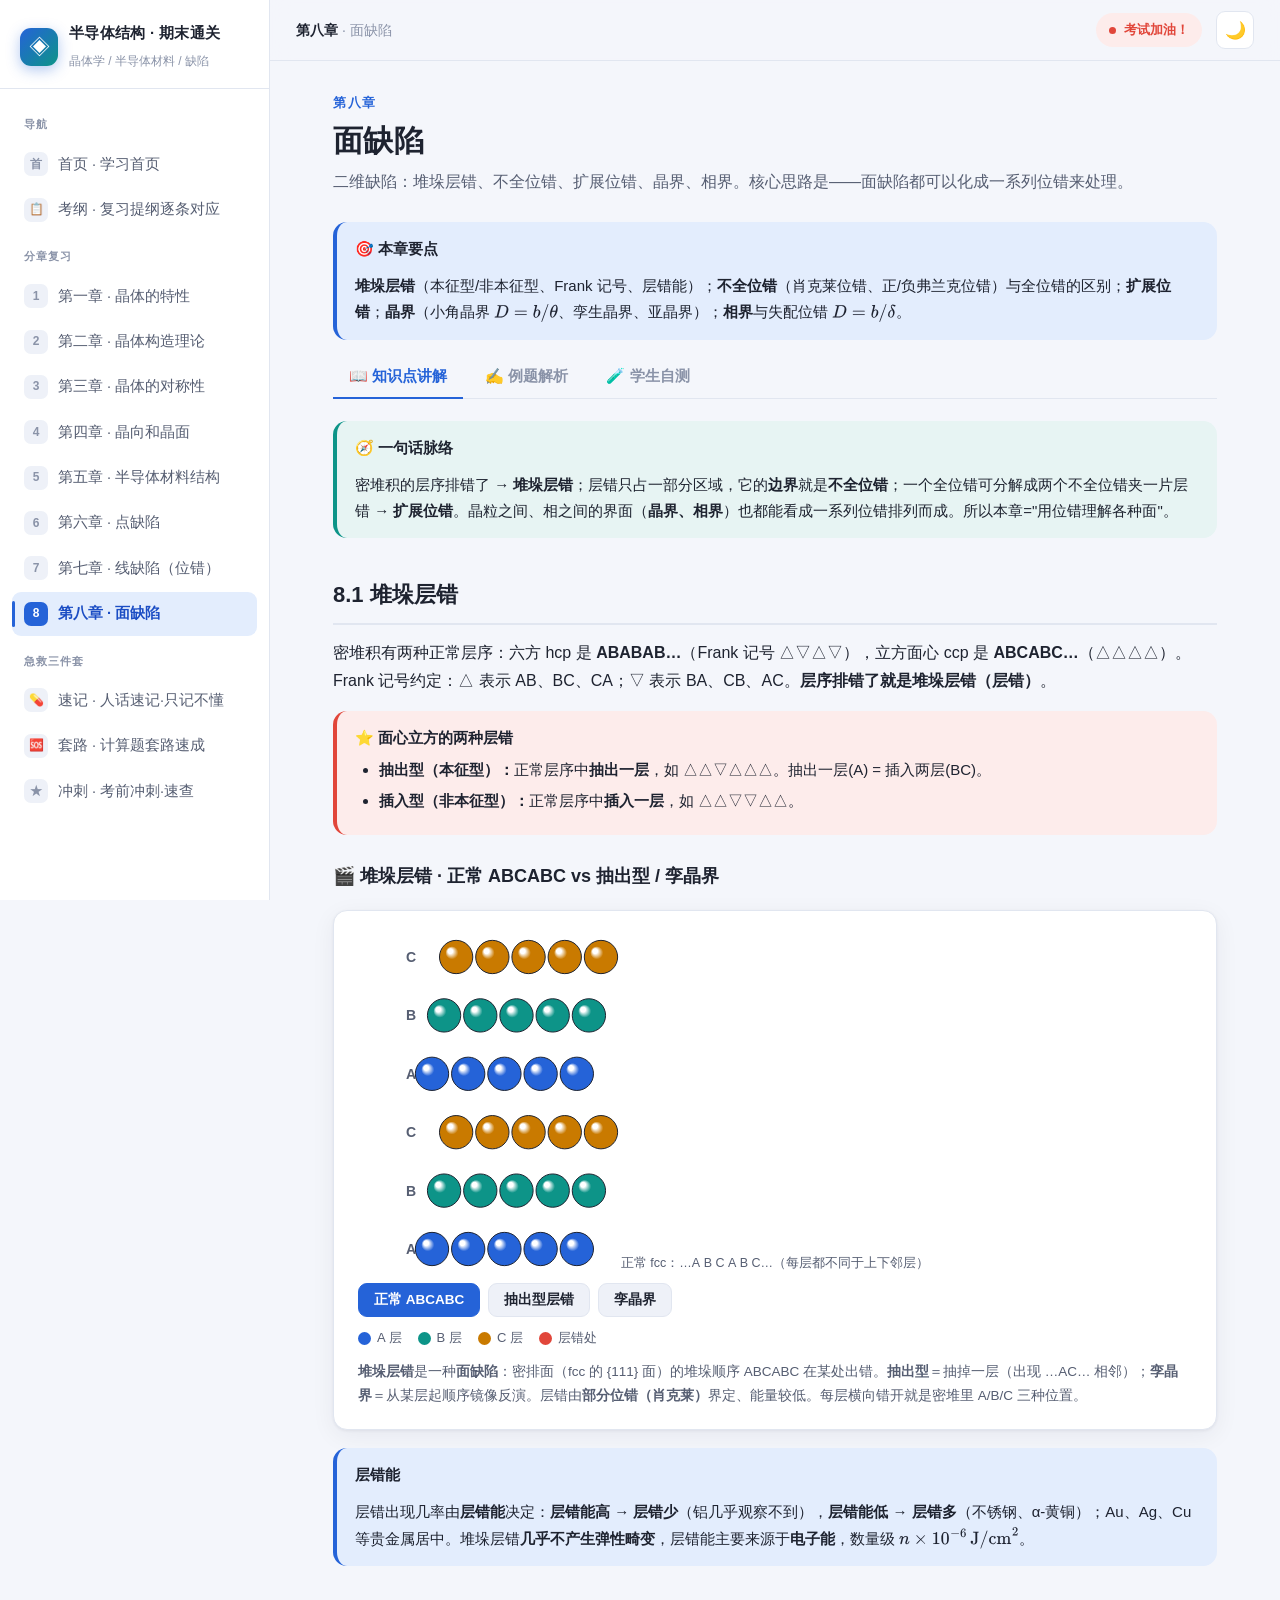
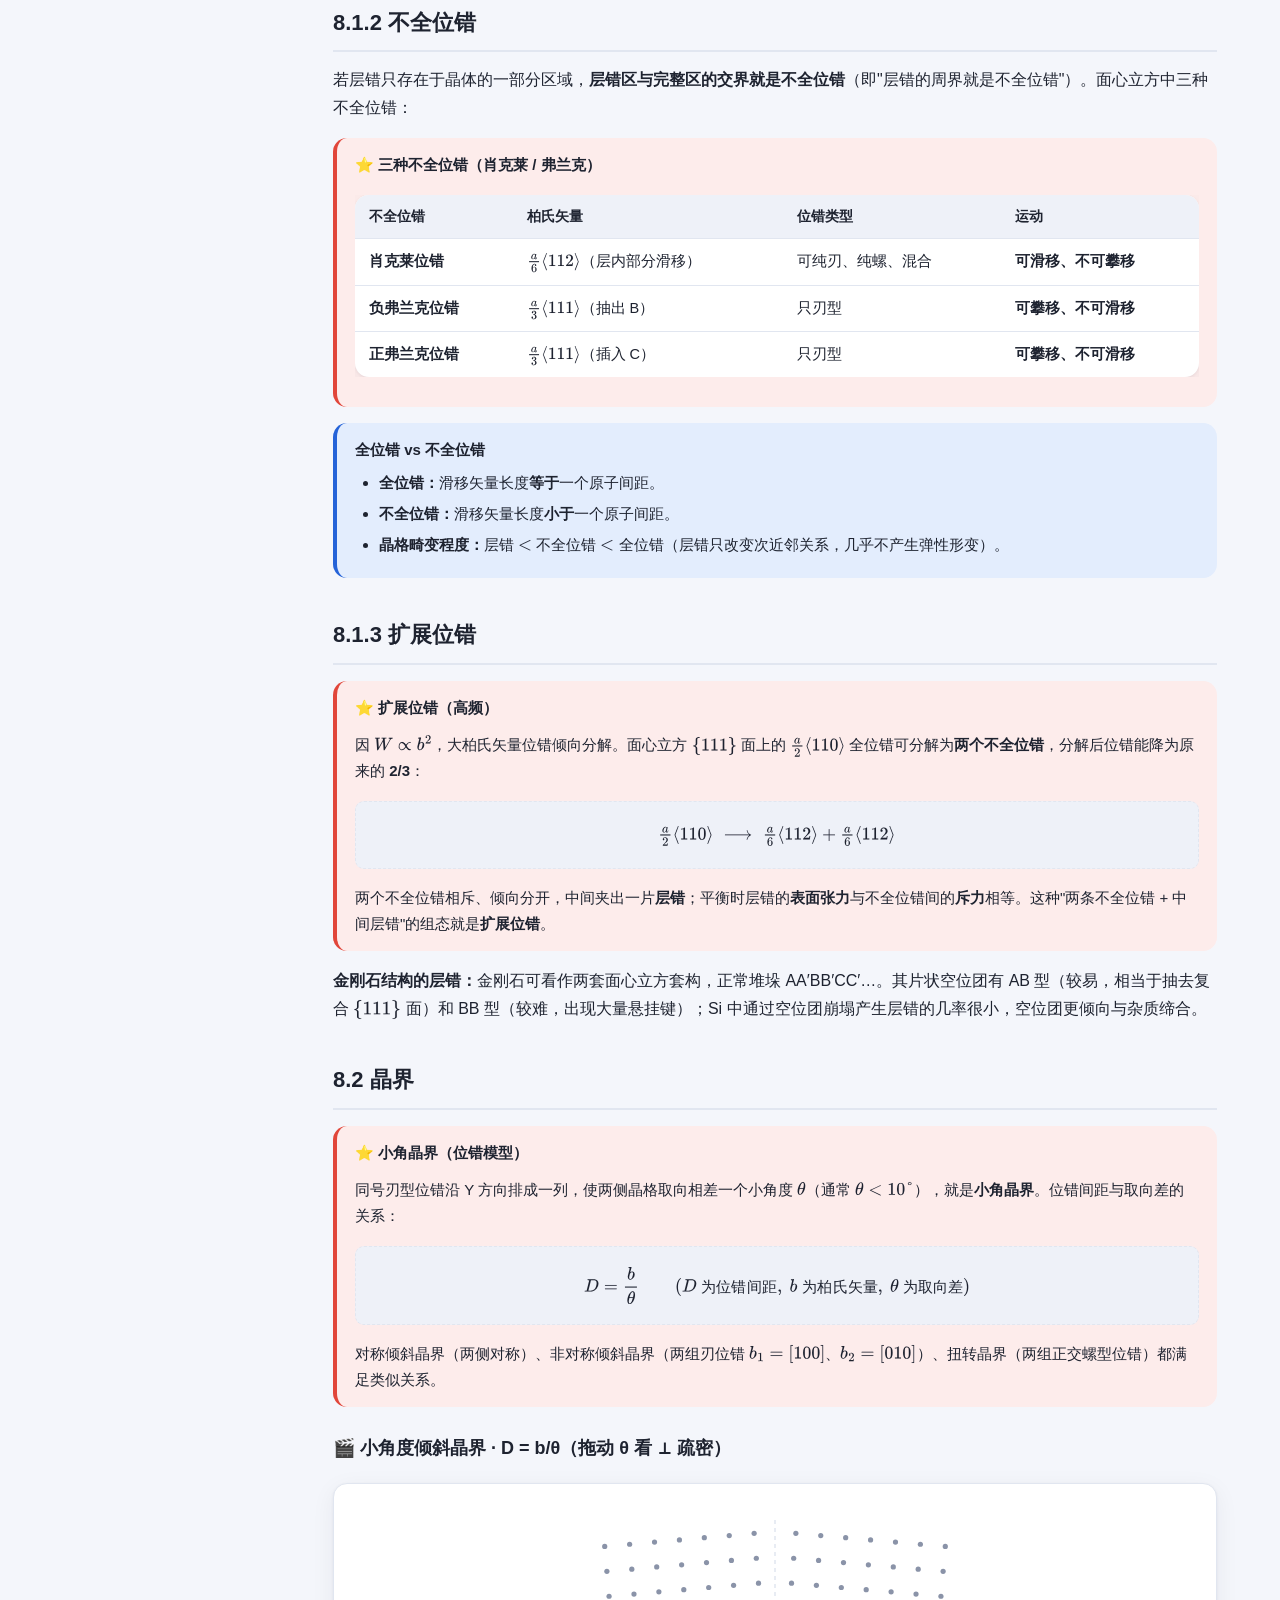
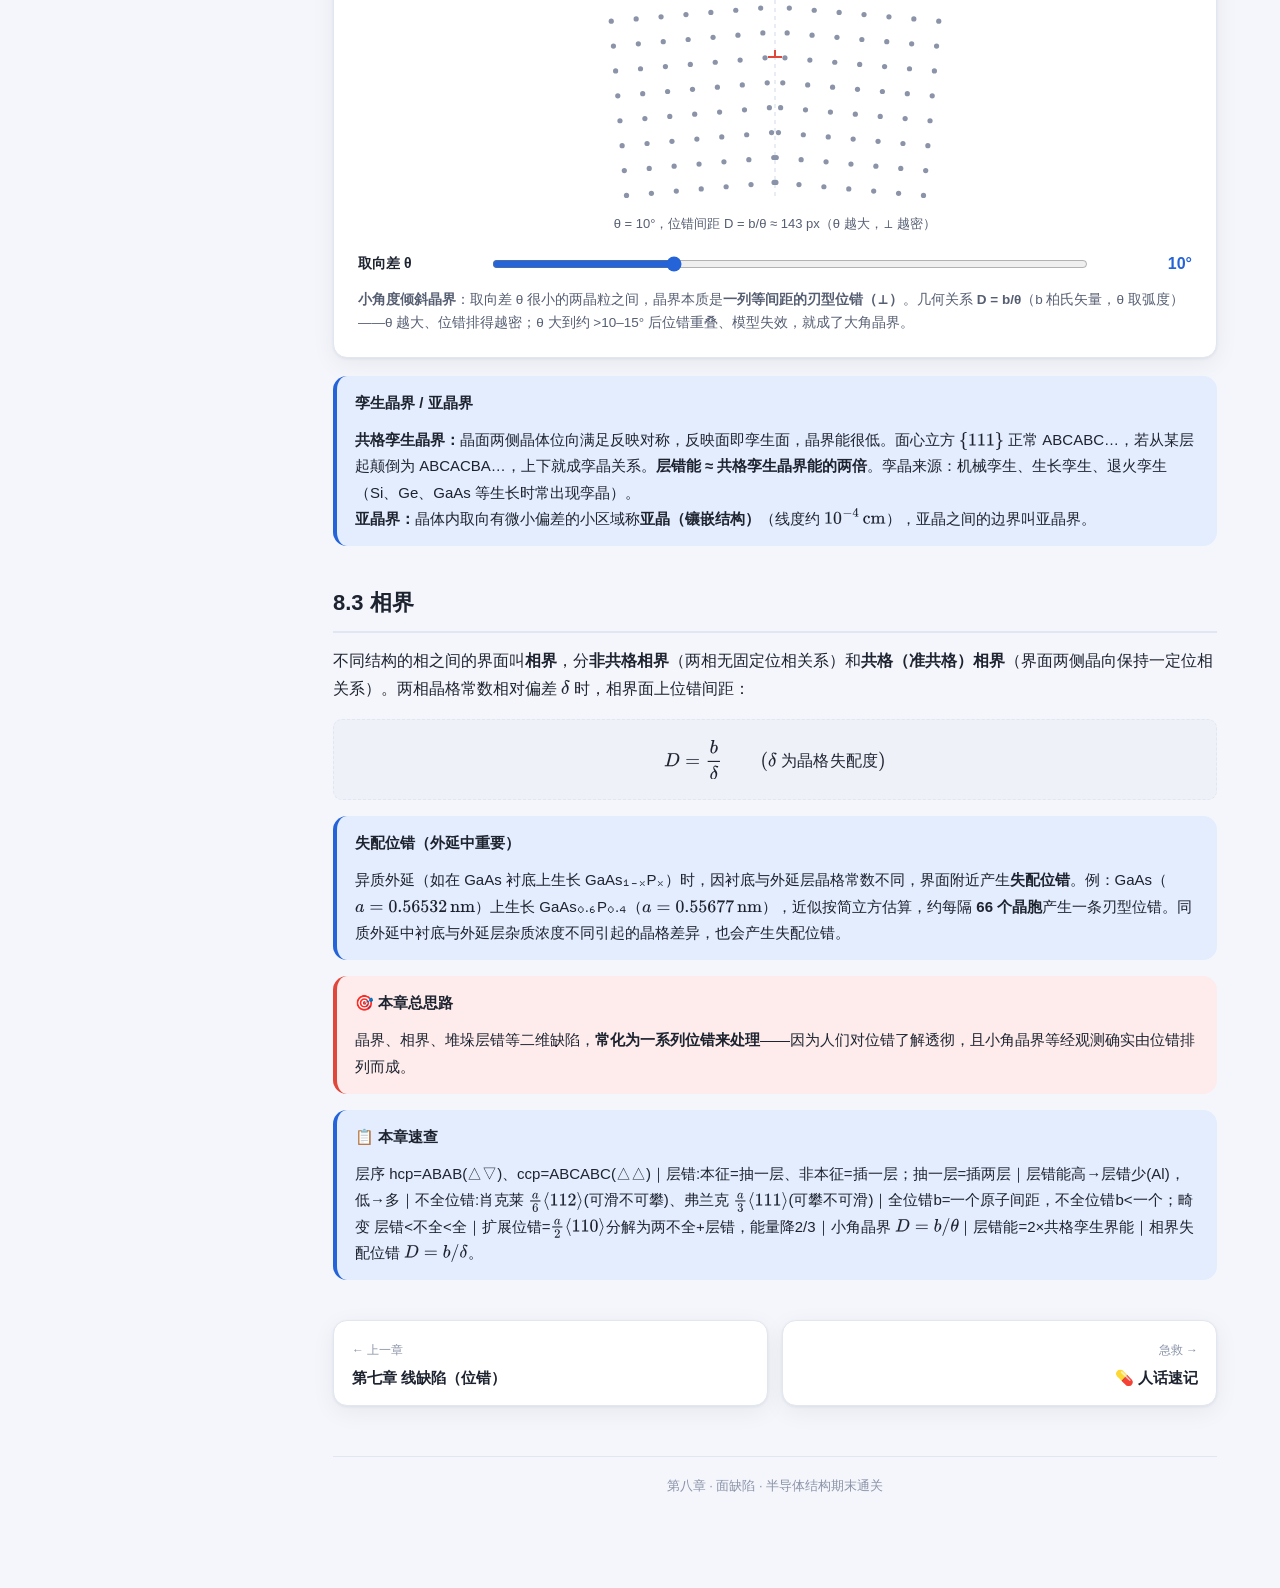
<file: ch8.html>
<!DOCTYPE html>
<html lang="zh-CN" data-theme="light">
<head>
<meta charset="UTF-8">
<meta name="viewport" content="width=device-width, initial-scale=1">
<title>第八章 面缺陷 · 半导体结构期末通关</title>
<link rel="stylesheet" href="assets/css/style.css">
<link rel="icon" href="data:image/svg+xml,<svg xmlns='http://www.w3.org/2000/svg' viewBox='0 0 100 100'><text y='.9em' font-size='90'>◈</text></svg>">
<script>
window.MathJax = {
  tex: { inlineMath: [['\\(','\\)']], displayMath: [['\\[','\\]'],['$$','$$']] },
  svg: { fontCache: 'global' },
  options: { skipHtmlTags: ['script','noscript','style','textarea','pre','code'] }
};
</script>
<script defer src="assets/lib/tex-svg.js"></script>
</head>
<body data-page="ch8">
<main class="content">
  <div class="content-inner">

    <div class="page-head">
      <div class="eyebrow">第八章</div>
      <h1>面缺陷</h1>
      <p class="lead">二维缺陷：堆垛层错、不全位错、扩展位错、晶界、相界。核心思路是——面缺陷都可以化成一系列位错来处理。</p>
    </div>

    <div class="callout">
      <div class="callout-title">🎯 本章要点</div>
      <p><strong>堆垛层错</strong>（本征型/非本征型、Frank 记号、层错能）；<strong>不全位错</strong>（肖克莱位错、正/负弗兰克位错）与全位错的区别；<strong>扩展位错</strong>；<strong>晶界</strong>（小角晶界 \(D=b/\theta\)、孪生晶界、亚晶界）；<strong>相界</strong>与失配位错 \(D=b/\delta\)。</p>
    </div>

    <div class="tabs">
      <button class="active" data-tab="learn">📖 知识点讲解</button>
      <button data-tab="examples">✍️ 例题解析</button>
      <button data-tab="quiz">🧪 学生自测</button>
    </div>

    <div class="tab-panel active" id="learn">

      <div class="callout tip">
        <div class="callout-title">🧭 一句话脉络</div>
        <p>密堆积的层序排错了 → <b>堆垛层错</b>；层错只占一部分区域，它的<b>边界</b>就是<b>不全位错</b>；一个全位错可分解成两个不全位错夹一片层错 → <b>扩展位错</b>。晶粒之间、相之间的界面（<b>晶界、相界</b>）也都能看成一系列位错排列而成。所以本章="用位错理解各种面"。</p>
      </div>

      <h2>8.1 堆垛层错</h2>
      <p>密堆积有两种正常层序：六方 hcp 是 <strong>ABABAB…</strong>（Frank 记号 △▽△▽），立方面心 ccp 是 <strong>ABCABC…</strong>（△△△△）。Frank 记号约定：△ 表示 AB、BC、CA；▽ 表示 BA、CB、AC。<strong>层序排错了就是堆垛层错（层错）</strong>。</p>
      <div class="callout key">
        <div class="callout-title">⭐ 面心立方的两种层错</div>
        <ul style="margin:6px 0">
          <li><strong>抽出型（本征型）：</strong>正常层序中<strong>抽出一层</strong>，如 △△▽△△△。抽出一层(A) = 插入两层(BC)。</li>
          <li><strong>插入型（非本征型）：</strong>正常层序中<strong>插入一层</strong>，如 △△▽▽△△。</li>
        </ul>
      </div>

      <h3>🎬 堆垛层错 · 正常 ABCABC vs 抽出型 / 孪晶界</h3>
      <div data-viz="stackfault"></div>

      <div class="callout">
        <div class="callout-title">层错能</div>
        <p>层错出现几率由<strong>层错能</strong>决定：<strong>层错能高 → 层错少</strong>（铝几乎观察不到），<strong>层错能低 → 层错多</strong>（不锈钢、α-黄铜）；Au、Ag、Cu 等贵金属居中。堆垛层错<strong>几乎不产生弹性畸变</strong>，层错能主要来源于<strong>电子能</strong>，数量级 \(n\times10^{-6}\,\text{J/cm}^2\)。</p>
      </div>

      <h2>8.1.2 不全位错</h2>
      <p>若层错只存在于晶体的一部分区域，<strong>层错区与完整区的交界就是不全位错</strong>（即"层错的周界就是不全位错"）。面心立方中三种不全位错：</p>
      <div class="callout key">
        <div class="callout-title">⭐ 三种不全位错（肖克莱 / 弗兰克）</div>
        <div class="tbl-wrap"><table class="qm">
          <tr><th>不全位错</th><th>柏氏矢量</th><th>位错类型</th><th>运动</th></tr>
          <tr><td>肖克莱位错</td><td>\(\frac{a}{6}\langle112\rangle\)（层内部分滑移）</td><td>可纯刃、纯螺、混合</td><td><strong>可滑移、不可攀移</strong></td></tr>
          <tr><td>负弗兰克位错</td><td>\(\frac{a}{3}\langle111\rangle\)（抽出 B）</td><td>只刃型</td><td><strong>可攀移、不可滑移</strong></td></tr>
          <tr><td>正弗兰克位错</td><td>\(\frac{a}{3}\langle111\rangle\)（插入 C）</td><td>只刃型</td><td><strong>可攀移、不可滑移</strong></td></tr>
        </table></div>
      </div>
      <div class="callout">
        <div class="callout-title">全位错 vs 不全位错</div>
        <ul style="margin:6px 0">
          <li><strong>全位错：</strong>滑移矢量长度<strong>等于</strong>一个原子间距。</li>
          <li><strong>不全位错：</strong>滑移矢量长度<strong>小于</strong>一个原子间距。</li>
          <li><strong>晶格畸变程度：</strong>层错 \(\lt\) 不全位错 \(\lt\) 全位错（层错只改变次近邻关系，几乎不产生弹性形变）。</li>
        </ul>
      </div>

      <h2>8.1.3 扩展位错</h2>
      <div class="callout key">
        <div class="callout-title">⭐ 扩展位错（高频）</div>
        <p>因 \(W\propto b^2\)，大柏氏矢量位错倾向分解。面心立方 \(\{111\}\) 面上的 \(\frac{a}{2}\langle110\rangle\) 全位错可分解为<strong>两个不全位错</strong>，分解后位错能降为原来的 <strong>2/3</strong>：</p>
        <div class="formula-box">\[ \tfrac{a}{2}\langle110\rangle \;\longrightarrow\; \tfrac{a}{6}\langle112\rangle + \tfrac{a}{6}\langle112\rangle \]</div>
        <p>两个不全位错相斥、倾向分开，中间夹出一片<strong>层错</strong>；平衡时层错的<strong>表面张力</strong>与不全位错间的<strong>斥力</strong>相等。这种"两条不全位错 + 中间层错"的组态就是<strong>扩展位错</strong>。</p>
      </div>
      <p><strong>金刚石结构的层错：</strong>金刚石可看作两套面心立方套构，正常堆垛 AA′BB′CC′…。其片状空位团有 AB 型（较易，相当于抽去复合 \(\{111\}\) 面）和 BB 型（较难，出现大量悬挂键）；Si 中通过空位团崩塌产生层错的几率很小，空位团更倾向与杂质缔合。</p>

      <h2>8.2 晶界</h2>
      <div class="callout key">
        <div class="callout-title">⭐ 小角晶界（位错模型）</div>
        <p>同号刃型位错沿 Y 方向排成一列，使两侧晶格取向相差一个小角度 \(\theta\)（通常 \(\theta\lt10°\)），就是<strong>小角晶界</strong>。位错间距与取向差的关系：</p>
        <div class="formula-box">\[ D=\frac{b}{\theta}\qquad(D\text{ 为位错间距},\ b\text{ 为柏氏矢量},\ \theta\text{ 为取向差}) \]</div>
        <p>对称倾斜晶界（两侧对称）、非对称倾斜晶界（两组刃位错 \(b_1=[100]\)、\(b_2=[010]\)）、扭转晶界（两组正交螺型位错）都满足类似关系。</p>
      </div>

      <h3>🎬 小角度倾斜晶界 · D = b/θ（拖动 θ 看 ⊥ 疏密）</h3>
      <div data-viz="tilt"></div>

      <div class="callout">
        <div class="callout-title">孪生晶界 / 亚晶界</div>
        <p><strong>共格孪生晶界：</strong>晶面两侧晶体位向满足反映对称，反映面即孪生面，晶界能很低。面心立方 \(\{111\}\) 正常 ABCABC…，若从某层起颠倒为 ABCACBA…，上下就成孪晶关系。<strong>层错能 ≈ 共格孪生晶界能的两倍</strong>。孪晶来源：机械孪生、生长孪生、退火孪生（Si、Ge、GaAs 等生长时常出现孪晶）。<br>
        <strong>亚晶界：</strong>晶体内取向有微小偏差的小区域称<strong>亚晶（镶嵌结构）</strong>（线度约 \(10^{-4}\,\text{cm}\)），亚晶之间的边界叫亚晶界。</p>
      </div>

      <h2>8.3 相界</h2>
      <p>不同结构的相之间的界面叫<strong>相界</strong>，分<strong>非共格相界</strong>（两相无固定位相关系）和<strong>共格（准共格）相界</strong>（界面两侧晶向保持一定位相关系）。两相晶格常数相对偏差 \(\delta\) 时，相界面上位错间距：</p>
      <div class="formula-box">\[ D=\frac{b}{\delta}\qquad(\delta\text{ 为晶格失配度}) \]</div>
      <div class="callout">
        <div class="callout-title">失配位错（外延中重要）</div>
        <p>异质外延（如在 GaAs 衬底上生长 GaAs₁₋ₓPₓ）时，因衬底与外延层晶格常数不同，界面附近产生<strong>失配位错</strong>。例：GaAs（\(a=0.56532\,\text{nm}\)）上生长 GaAs₀.₆P₀.₄（\(a=0.55677\,\text{nm}\)），近似按简立方估算，约每隔 <strong>66 个晶胞</strong>产生一条刃型位错。同质外延中衬底与外延层杂质浓度不同引起的晶格差异，也会产生失配位错。</p>
      </div>

      <div class="callout key">
        <div class="callout-title">🎯 本章总思路</div>
        <p>晶界、相界、堆垛层错等二维缺陷，<strong>常化为一系列位错来处理</strong>——因为人们对位错了解透彻，且小角晶界等经观测确实由位错排列而成。</p>
      </div>

      <div class="callout">
        <div class="callout-title">📋 本章速查</div>
        <p>层序 hcp=ABAB(△▽)、ccp=ABCABC(△△)｜层错:本征=抽一层、非本征=插一层；抽一层=插两层｜层错能高→层错少(Al)，低→多｜不全位错:肖克莱 \(\frac{a}{6}\langle112\rangle\)(可滑不可攀)、弗兰克 \(\frac{a}{3}\langle111\rangle\)(可攀不可滑)｜全位错b=一个原子间距，不全位错b&lt;一个；畸变 层错&lt;不全&lt;全｜扩展位错=\(\frac{a}{2}\langle110\rangle\)分解为两不全+层错，能量降2/3｜小角晶界 \(D=b/\theta\)｜层错能=2×共格孪生界能｜相界失配位错 \(D=b/\delta\)。</p>
      </div>
    </div>

    <!-- ================= 例题 ================= -->
    <div class="tab-panel" id="examples">
      <p class="lead" style="margin-bottom:18px">先盖住自己想。👇</p>

      <div class="example">
        <div class="example-head"><span class="ex-no">例 1</span><span class="ex-title">本征型与非本征型层错</span><span class="tag proof">概念</span></div>
        <div class="example-body">
          <div class="problem-stmt"><span class="lbl">题：</span>面心立方晶体的两种堆垛层错是什么？各如何产生？层错与全位错、不全位错的晶格畸变程度如何比较？</div>
          <button class="solution-toggle">查看完整解答 ▼</button>
          <div class="solution">
            <div class="step"><div class="step-n">1</div><div class="step-c"><h5>抽出型（本征型）</h5><p>正常 ABCABC… 中<strong>抽出一层</strong>（如 △△▽△△△）。抽出一层(A) 等效于插入两层(BC)。</p></div></div>
            <div class="step"><div class="step-n">2</div><div class="step-c"><h5>插入型（非本征型）</h5><p>正常层序中<strong>插入一层</strong>（如 △△▽▽△△）。</p></div></div>
            <div class="step"><div class="step-n">3</div><div class="step-c"><h5>畸变比较</h5><p>层错只改变次近邻关系、几乎无弹性畸变，故：<strong>层错 \(\lt\) 不全位错 \(\lt\) 全位错</strong>。</p></div></div>
            <div class="answer-final"><span class="lbl">答：</span>本征型=抽一层、非本征型=插一层；畸变程度 层错最小、全位错最大。</div>
          </div>
        </div>
      </div>

      <div class="example">
        <div class="example-head"><span class="ex-no">例 2</span><span class="ex-title">肖克莱位错 vs 弗兰克位错</span><span class="tag proof">简答</span></div>
        <div class="example-body">
          <div class="problem-stmt"><span class="lbl">题：</span>比较面心立方中肖克莱不全位错与弗兰克不全位错的柏氏矢量、位错类型和运动方式。</div>
          <button class="solution-toggle">查看完整解答 ▼</button>
          <div class="solution">
            <div class="step"><div class="step-n">1</div><div class="step-c"><h5>肖克莱位错</h5><p>柏氏矢量 \(\frac{a}{6}\langle112\rangle\)（层内部分滑移产生）；可以是纯刃、纯螺或混合型；<strong>可滑移、不可攀移</strong>。</p></div></div>
            <div class="step"><div class="step-n">2</div><div class="step-c"><h5>弗兰克位错</h5><p>柏氏矢量 \(\frac{a}{3}\langle111\rangle\)（抽出 B = 负弗兰克、插入 C = 正弗兰克）；只能是<strong>刃型</strong>；<strong>可攀移、不可滑移</strong>。</p></div></div>
            <div class="step"><div class="step-n">3</div><div class="step-c"><h5>对照记忆</h5><p>肖克莱"<strong>能滑不能攀</strong>"（\(\frac{a}{6}\langle112\rangle\)）；弗兰克"<strong>能攀不能滑</strong>"（\(\frac{a}{3}\langle111\rangle\)，只刃型）。</p></div></div>
            <div class="answer-final"><span class="lbl">答：</span>肖克莱 \(\frac{a}{6}\langle112\rangle\)、可滑不可攀；弗兰克 \(\frac{a}{3}\langle111\rangle\)、只刃型、可攀不可滑。</div>
          </div>
        </div>
      </div>

      <div class="example">
        <div class="example-head"><span class="ex-no">例 3</span><span class="ex-title">小角晶界位错间距</span><span class="tag calc">计算</span></div>
        <div class="example-body">
          <div class="problem-stmt"><span class="lbl">题：</span>对称倾斜小角晶界，取向差 \(\theta=1°\)（\(\approx0.0175\,\text{rad}\)），柏氏矢量 \(b=0.3\,\text{nm}\)，求位错间距 \(D\)。</div>
          <button class="solution-toggle">查看完整解答 ▼</button>
          <div class="solution">
            <div class="step"><div class="step-n">1</div><div class="step-c"><h5>套小角晶界公式</h5><p>\(D=\dfrac{b}{\theta}\)（\(\theta\) 用弧度）。</p></div></div>
            <div class="step"><div class="step-n">2</div><div class="step-c"><h5>代入</h5><p>\(D=\dfrac{0.3\,\text{nm}}{0.0175}\approx17\,\text{nm}\)。</p></div></div>
            <div class="step"><div class="step-n">3</div><div class="step-c"><h5>理解</h5><p>取向差 \(\theta\) 越大，位错排得越密（\(D\) 越小）。小角晶界就是一列等间距刃型位错。</p></div></div>
            <div class="answer-final"><span class="lbl">答：</span>\(D\approx17\,\text{nm}\)。记住 \(D=b/\theta\)：角度越大、位错越密。</div>
          </div>
        </div>
      </div>

      <div class="example">
        <div class="example-head"><span class="ex-no">例 4</span><span class="ex-title">异质外延的失配位错间距</span><span class="tag calc">计算</span></div>
        <div class="example-body">
          <div class="problem-stmt"><span class="lbl">题：</span>在 GaAs（\(a_1=0.56532\,\text{nm}\)）上外延 GaAs₀.₆P₀.₄（\(a_2=0.55677\,\text{nm}\)），近似按简立方估算界面失配位错的间距（每隔多少个晶胞一条位错）。</div>
          <button class="solution-toggle">查看完整解答 ▼</button>
          <div class="solution">
            <div class="step"><div class="step-n">1</div><div class="step-c"><h5>求失配度 δ</h5><p>\(\delta=\dfrac{a_1-a_2}{a_1}=\dfrac{0.56532-0.55677}{0.56532}\approx0.0151\)（约 1.5%）。</p></div></div>
            <div class="step"><div class="step-n">2</div><div class="step-c"><h5>套失配位错公式</h5><p>\(D=\dfrac{b}{\delta}\approx\dfrac{a}{\delta}\)（简立方取 \(b\approx a\)）。</p></div></div>
            <div class="step"><div class="step-n">3</div><div class="step-c"><h5>换算成晶胞数</h5><p>\(\dfrac{D}{a}=\dfrac{1}{\delta}\approx\dfrac{1}{0.0151}\approx66\)。即<strong>约每隔 66 个晶胞产生一条刃型位错</strong>。</p></div></div>
            <div class="answer-final"><span class="lbl">答：</span>失配度约 1.5%，约每隔 66 个晶胞一条失配位错。失配越大、位错越密——这是异质外延要控制晶格匹配的原因。</div>
          </div>
        </div>
      </div>
    </div>

    <!-- ================= 自测 ================= -->
    <div class="tab-panel" id="quiz">
      <p class="lead" style="margin-bottom:8px">点选项即时判分给解析；多选题选完点「提交答案」。</p>
      <div class="quiz" data-chapter="ch8">

<div class="quiz-item" data-type="single">
  <div class="q-stem">面缺陷属于几维缺陷？</div>
  <ul class="q-options">
    <li>零维</li>
    <li>一维</li>
    <li data-correct>二维</li>
    <li>三维</li>
  </ul>
  <div class="q-explain">面缺陷=二维（偏离点阵的部位呈面状），包括堆垛层错、晶界、相界。<strong>【秒记】点0维、线1维、面2维。</strong></div>
</div>

<div class="quiz-item" data-type="single">
  <div class="q-stem">面心立方（ccp）的正常堆垛层序是</div>
  <ul class="q-options">
    <li>ABABAB…</li>
    <li data-correct>ABCABC…</li>
    <li>AAAA…</li>
    <li>ABCBABC…</li>
  </ul>
  <div class="q-explain">立方面心 ccp 是 ABCABC…（Frank 记号 △△△△）；六方 hcp 是 ABABAB…（△▽△▽）。<strong>【秒记】ccp=ABCABC，hcp=ABAB。</strong></div>
</div>

<div class="quiz-item" data-type="single">
  <div class="q-stem">在正常层序中"抽出一层"形成的层错称为</div>
  <ul class="q-options">
    <li data-correct>抽出型（本征型）层错</li>
    <li>插入型（非本征型）层错</li>
    <li>孪晶</li>
    <li>相界</li>
  </ul>
  <div class="q-explain">抽出一层=本征型层错（△△▽△△△）；插入一层=非本征型（△△▽▽△△）。抽出一层等效于插入两层。<strong>【秒记】抽=本征，插=非本征。</strong></div>
</div>

<div class="quiz-item" data-type="single">
  <div class="q-stem">关于层错能，正确的是</div>
  <ul class="q-options">
    <li>层错能越高，层错越多</li>
    <li data-correct>层错能越高，层错越少（如铝几乎无层错）</li>
    <li>层错会产生很大的弹性畸变</li>
    <li>层错能与材料无关</li>
  </ul>
  <div class="q-explain">层错能高→层错少（Al几乎观察不到）；低→多（不锈钢、α-黄铜）。层错几乎不产生弹性畸变，层错能主要来源于电子能。<strong>【秒记】层错能高=层错少。</strong></div>
</div>

<div class="quiz-item" data-type="single">
  <div class="q-stem">层错区与完整区的交界处是</div>
  <ul class="q-options">
    <li>全位错</li>
    <li data-correct>不全位错</li>
    <li>晶界</li>
    <li>空位</li>
  </ul>
  <div class="q-explain">层错的周界就是不全位错。不全位错的滑移矢量小于一个原子间距。<strong>【秒记】层错周界=不全位错。</strong></div>
</div>

<div class="quiz-item" data-type="single">
  <div class="q-stem">肖克莱不全位错的特点是</div>
  <ul class="q-options">
    <li data-correct>柏氏矢量 \(\frac{a}{6}\langle112\rangle\)，可滑移、不可攀移</li>
    <li>柏氏矢量 \(\frac{a}{3}\langle111\rangle\)，可攀移、不可滑移</li>
    <li>柏氏矢量 \(a\langle100\rangle\)</li>
    <li>只能是螺型</li>
  </ul>
  <div class="q-explain">肖克莱 \(\frac{a}{6}\langle112\rangle\)、可纯刃/纯螺/混合、可滑不可攀；弗兰克 \(\frac{a}{3}\langle111\rangle\)、只刃型、可攀不可滑。<strong>【秒记】肖克莱能滑不能攀(a/6⟨112⟩)，弗兰克能攀不能滑(a/3⟨111⟩)。</strong></div>
</div>

<div class="quiz-item" data-type="single">
  <div class="q-stem">弗兰克不全位错</div>
  <ul class="q-options">
    <li>可滑移、不可攀移</li>
    <li data-correct>只能是刃型，可攀移、不可滑移</li>
    <li>柏氏矢量是 \(\frac{a}{6}\langle112\rangle\)</li>
    <li>可纯螺型</li>
  </ul>
  <div class="q-explain">弗兰克位错（抽B=负、插C=正）柏氏矢量 \(\frac{a}{3}\langle111\rangle\)，只刃型，可攀移不可滑移。<strong>【秒记】弗兰克：只刃型、能攀不能滑。</strong></div>
</div>

<div class="quiz-item" data-type="single">
  <div class="q-stem">全位错与不全位错的区别是</div>
  <ul class="q-options">
    <li data-correct>全位错滑移矢量等于一个原子间距，不全位错小于一个原子间距</li>
    <li>全位错小于一个原子间距</li>
    <li>两者滑移矢量相同</li>
    <li>全位错不能运动</li>
  </ul>
  <div class="q-explain">全位错 b=一个原子间距；不全位错 b&lt;一个原子间距。畸变程度：层错&lt;不全位错&lt;全位错。<strong>【秒记】全位错b=1个间距，不全位错b&lt;1个。</strong></div>
</div>

<div class="quiz-item" data-type="single">
  <div class="q-stem">扩展位错是指</div>
  <ul class="q-options">
    <li>一条很长的全位错</li>
    <li data-correct>一个全位错分解为两个不全位错、中间夹一片层错的组态</li>
    <li>两条平行的全位错</li>
    <li>位错环</li>
  </ul>
  <div class="q-explain">因 \(W\propto b^2\)，\(\frac{a}{2}\langle110\rangle\) 全位错分解为两个 \(\frac{a}{6}\langle112\rangle\) 不全位错+中间层错，能量降为 2/3。平衡时层错表面张力与不全位错斥力相等。<strong>【秒记】扩展位错=两不全位错+中间层错。</strong></div>
</div>

<div class="quiz-item" data-type="single">
  <div class="q-stem">小角晶界中位错间距 \(D\)、柏氏矢量 \(b\)、取向差 \(\theta\) 的关系是</div>
  <ul class="q-options">
    <li>\(D=b\theta\)</li>
    <li data-correct>\(D=b/\theta\)</li>
    <li>\(D=\theta/b\)</li>
    <li>\(D=b^2/\theta\)</li>
  </ul>
  <div class="q-explain">小角晶界 \(D=b/\theta\)：取向差越大，位错排得越密。小角晶界就是一列同号刃型位错。<strong>【秒记】小角晶界 D=b/θ。</strong></div>
</div>

<div class="quiz-item" data-type="single">
  <div class="q-stem">层错能与共格孪生晶界能的关系约为</div>
  <ul class="q-options">
    <li>相等</li>
    <li data-correct>层错能 ≈ 共格孪生晶界能的 2 倍</li>
    <li>层错能 = 孪生界能的一半</li>
    <li>无关</li>
  </ul>
  <div class="q-explain">堆垛层错相当于有相邻两个共格孪生晶界，故层错能约为共格孪生晶界能的两倍。<strong>【秒记】层错能=2×共格孪生界能。</strong></div>
</div>

<div class="quiz-item" data-type="single">
  <div class="q-stem">异质外延中因衬底与外延层晶格常数不同，界面附近产生的位错称为</div>
  <ul class="q-options">
    <li>螺型位错</li>
    <li data-correct>失配位错</li>
    <li>棱柱位错环</li>
    <li>肖克莱位错</li>
  </ul>
  <div class="q-explain">失配位错间距 \(D=b/\delta\)（\(\delta\) 为晶格失配度）。如 GaAs 上外延 GaAs₀.₆P₀.₄ 约每隔 66 个晶胞一条。失配越大位错越密。<strong>【秒记】异质外延晶格失配→失配位错，D=b/δ。</strong></div>
</div>

<div class="quiz-item" data-type="multiple">
  <div class="q-stem">关于堆垛层错，正确的有（多选）</div>
  <ul class="q-options">
    <li data-correct>本征型层错由抽出一层产生</li>
    <li data-correct>非本征型层错由插入一层产生</li>
    <li data-correct>层错几乎不产生弹性畸变</li>
    <li data-correct>层错能越高，出现层错的几率越小</li>
  </ul>
  <div class="q-explain">本征=抽一层、非本征=插一层；层错只改变次近邻、几乎无弹性畸变；层错能高则层错少。<strong>【秒记】抽=本征/插=非本征；能高层错少。</strong></div>
</div>

<div class="quiz-item" data-type="multiple">
  <div class="q-stem">下列面缺陷可以"化为一系列位错来处理"的有（多选）</div>
  <ul class="q-options">
    <li data-correct>小角晶界</li>
    <li data-correct>相界（失配位错）</li>
    <li data-correct>扩展位错中的层错（边界是不全位错）</li>
    <li data-correct>非对称倾斜晶界、扭转晶界</li>
  </ul>
  <div class="q-explain">本章核心思路：晶界、相界、层错等二维缺陷常化为位错排列处理；小角晶界确由位错排成。<strong>【秒记】面缺陷=一系列位错。</strong></div>
</div>

      </div>
    </div>

    <div class="pager">
      <a class="prev" href="ch7.html"><span>← 上一章</span><b>第七章 线缺陷（位错）</b></a>
      <a class="next" href="cram.html"><span>急救 →</span><b>💊 人话速记</b></a>
    </div>
    <div class="foot-note">第八章 · 面缺陷 · 半导体结构期末通关</div>

  </div>
</main>
<script defer src="assets/js/app.js"></script>
<script defer src="assets/js/quiz.js"></script>
<script defer src="assets/js/viz.js"></script>
</body>
</html>
</file>
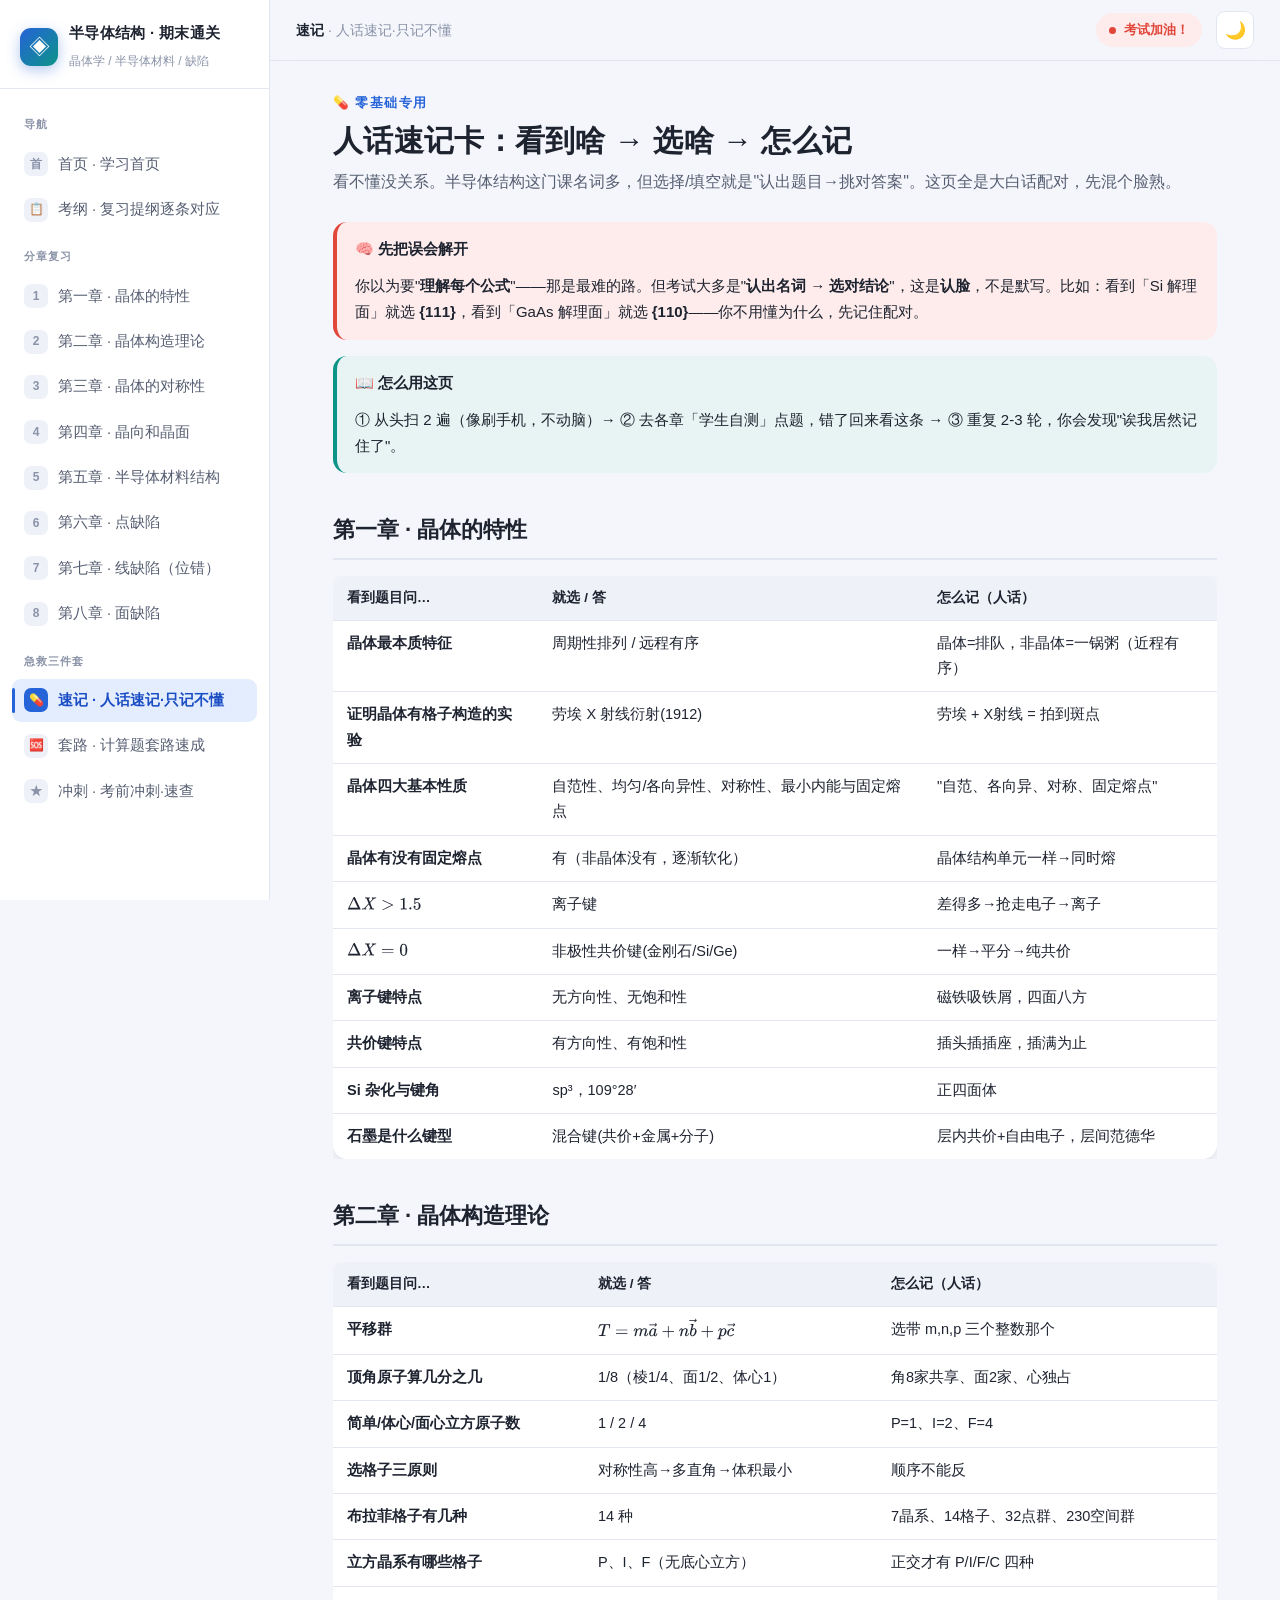
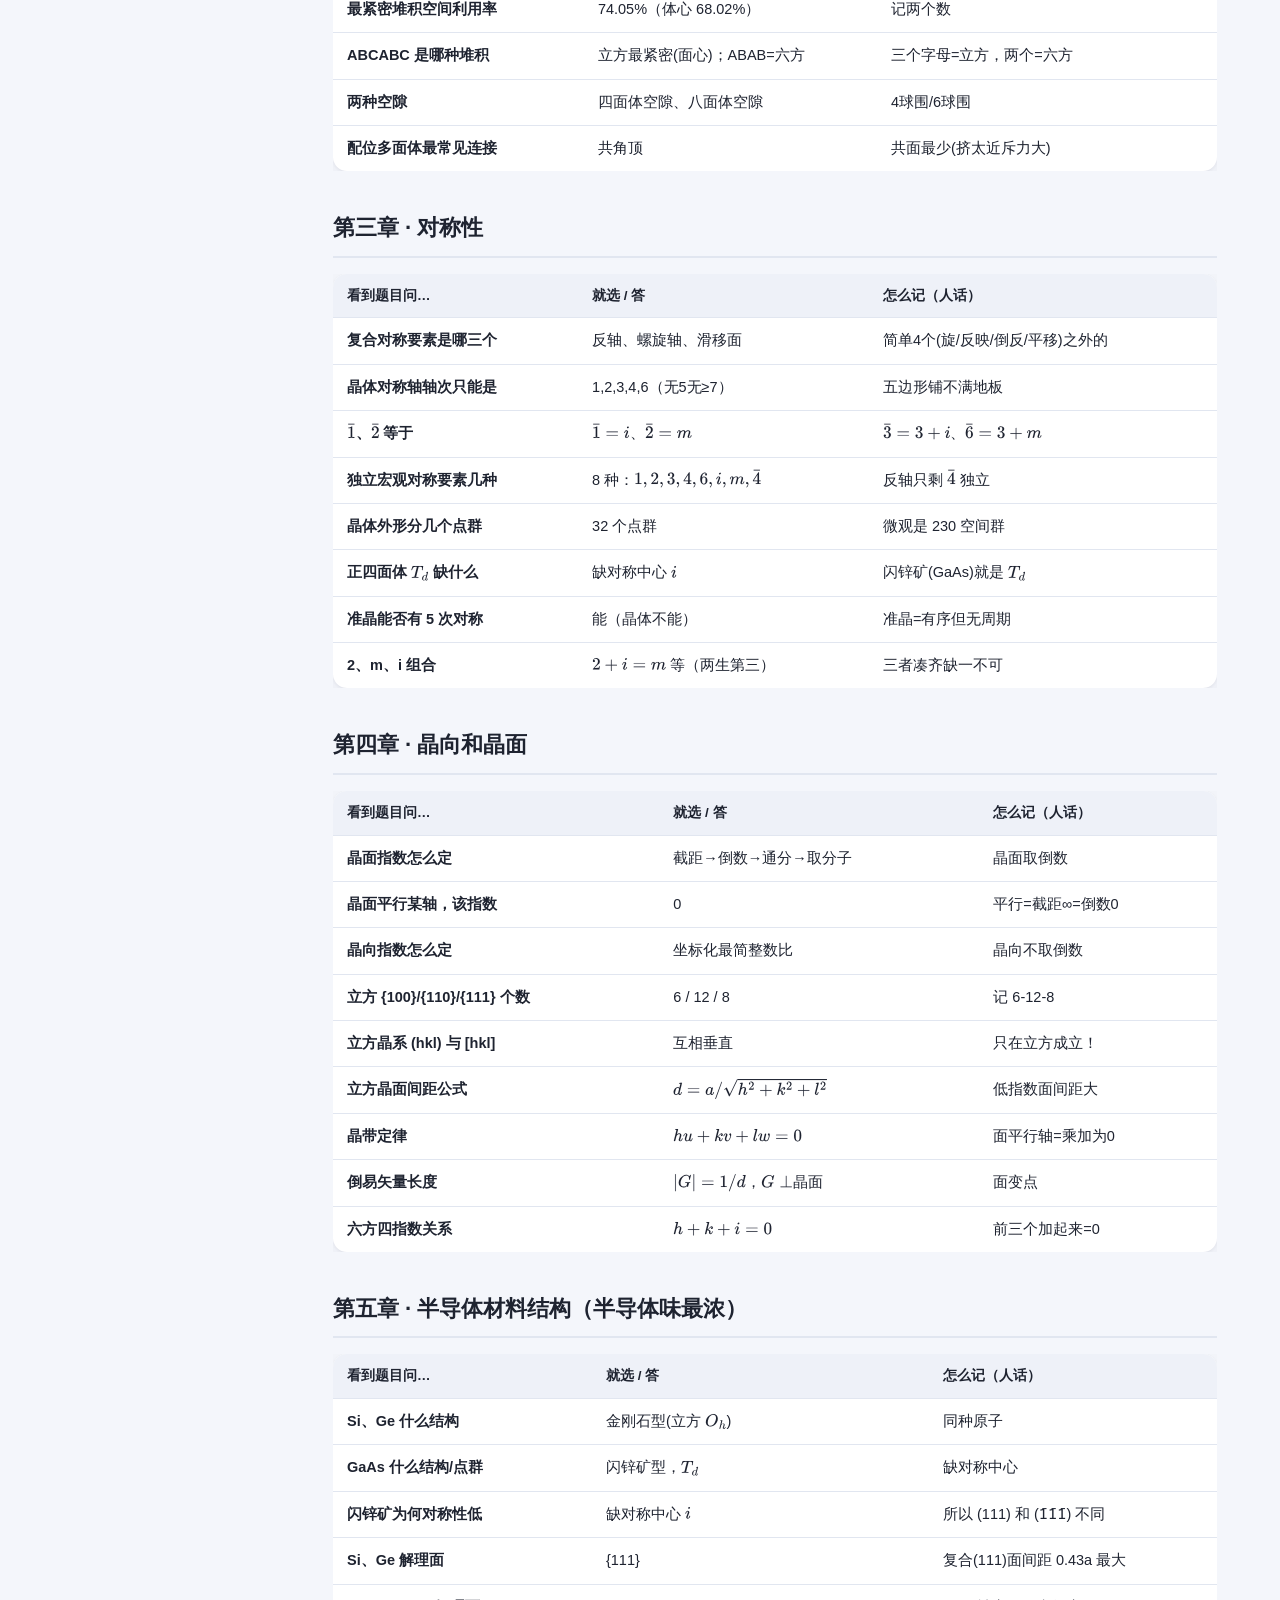
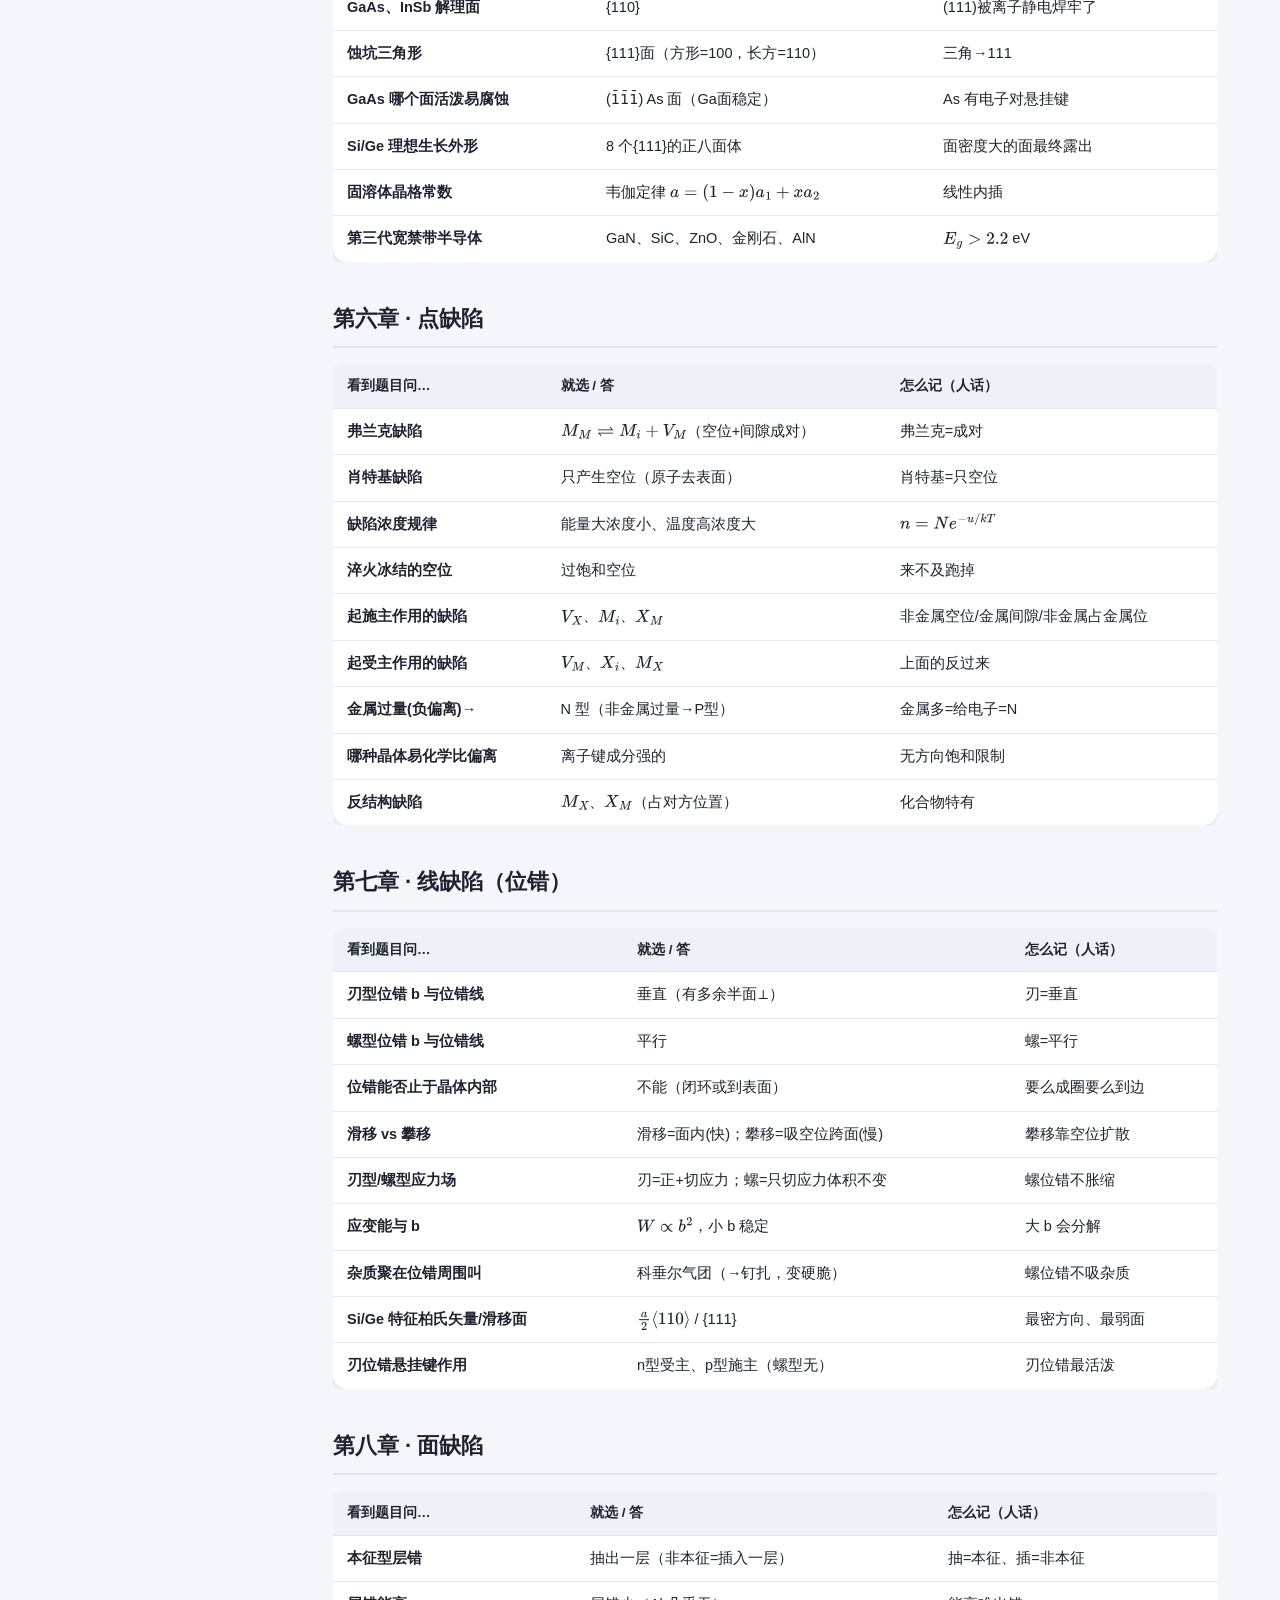
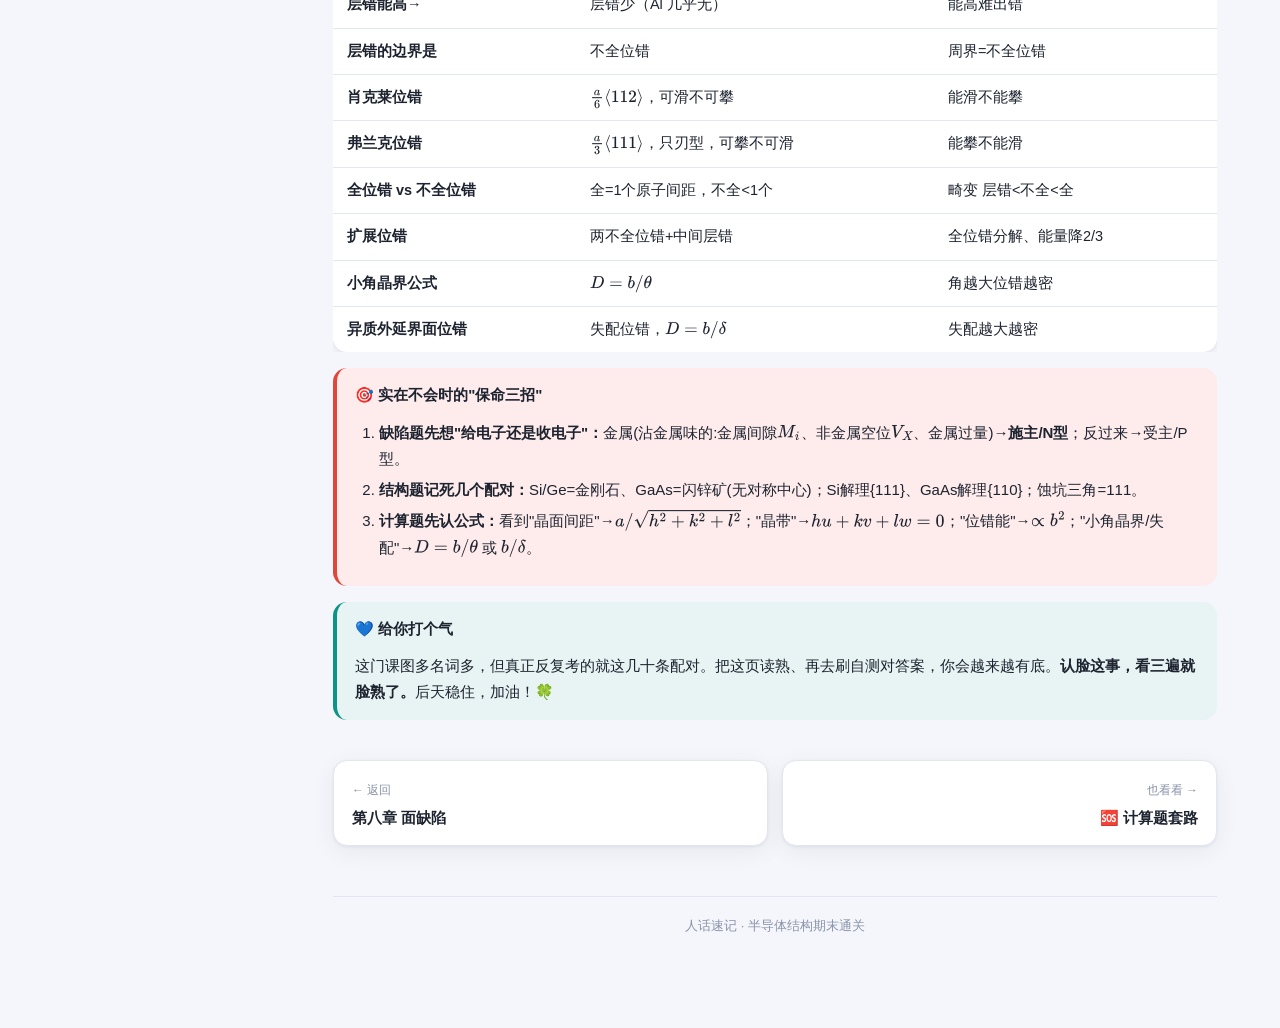
<file: cram.html>
<!DOCTYPE html>
<html lang="zh-CN" data-theme="light">
<head>
<meta charset="UTF-8">
<meta name="viewport" content="width=device-width, initial-scale=1">
<title>人话速记 · 半导体结构期末通关</title>
<link rel="stylesheet" href="assets/css/style.css">
<link rel="icon" href="data:image/svg+xml,<svg xmlns='http://www.w3.org/2000/svg' viewBox='0 0 100 100'><text y='.9em' font-size='90'>◈</text></svg>">
<script>
window.MathJax = {
  tex: { inlineMath: [['\\(','\\)']], displayMath: [['\\[','\\]'],['$$','$$']] },
  svg: { fontCache: 'global' },
  options: { skipHtmlTags: ['script','noscript','style','textarea','pre','code'] }
};
</script>
<script defer src="assets/lib/tex-svg.js"></script>
</head>
<body data-page="cram">
<main class="content">
  <div class="content-inner">

    <div class="page-head">
      <div class="eyebrow">💊 零基础专用</div>
      <h1>人话速记卡：看到啥 → 选啥 → 怎么记</h1>
      <p class="lead">看不懂没关系。半导体结构这门课名词多，但选择/填空就是"认出题目→挑对答案"。这页全是大白话配对，先混个脸熟。</p>
    </div>

    <div class="callout key">
      <div class="callout-title">🧠 先把误会解开</div>
      <p>你以为要"<strong>理解每个公式</strong>"——那是最难的路。但考试大多是"<strong>认出名词 → 选对结论</strong>"，这是<strong>认脸</strong>，不是默写。比如：看到「Si 解理面」就选 <strong>{111}</strong>，看到「GaAs 解理面」就选 <strong>{110}</strong>——你不用懂为什么，先记住配对。</p>
    </div>

    <div class="callout tip">
      <div class="callout-title">📖 怎么用这页</div>
      <p>① 从头扫 2 遍（像刷手机，不动脑）→ ② 去各章「学生自测」点题，错了回来看这条 → ③ 重复 2-3 轮，你会发现"诶我居然记住了"。</p>
    </div>

    <h2>第一章 · 晶体的特性</h2>
    <div class="tbl-wrap"><table class="qm">
      <tr><th>看到题目问…</th><th>就选 / 答</th><th>怎么记（人话）</th></tr>
      <tr><td>晶体最本质特征</td><td>周期性排列 / 远程有序</td><td>晶体=排队，非晶体=一锅粥（近程有序）</td></tr>
      <tr><td>证明晶体有格子构造的实验</td><td>劳埃 X 射线衍射(1912)</td><td>劳埃 + X射线 = 拍到斑点</td></tr>
      <tr><td>晶体四大基本性质</td><td>自范性、均匀/各向异性、对称性、最小内能与固定熔点</td><td>"自范、各向异、对称、固定熔点"</td></tr>
      <tr><td>晶体有没有固定熔点</td><td>有（非晶体没有，逐渐软化）</td><td>晶体结构单元一样→同时熔</td></tr>
      <tr><td>\(\Delta X\gt1.5\)</td><td>离子键</td><td>差得多→抢走电子→离子</td></tr>
      <tr><td>\(\Delta X=0\)</td><td>非极性共价键(金刚石/Si/Ge)</td><td>一样→平分→纯共价</td></tr>
      <tr><td>离子键特点</td><td>无方向性、无饱和性</td><td>磁铁吸铁屑，四面八方</td></tr>
      <tr><td>共价键特点</td><td>有方向性、有饱和性</td><td>插头插插座，插满为止</td></tr>
      <tr><td>Si 杂化与键角</td><td>sp³，109°28′</td><td>正四面体</td></tr>
      <tr><td>石墨是什么键型</td><td>混合键(共价+金属+分子)</td><td>层内共价+自由电子，层间范德华</td></tr>
    </table></div>

    <h2>第二章 · 晶体构造理论</h2>
    <div class="tbl-wrap"><table class="qm">
      <tr><th>看到题目问…</th><th>就选 / 答</th><th>怎么记（人话）</th></tr>
      <tr><td>平移群</td><td>\(T=m\vec a+n\vec b+p\vec c\)</td><td>选带 m,n,p 三个整数那个</td></tr>
      <tr><td>顶角原子算几分之几</td><td>1/8（棱1/4、面1/2、体心1）</td><td>角8家共享、面2家、心独占</td></tr>
      <tr><td>简单/体心/面心立方原子数</td><td>1 / 2 / 4</td><td>P=1、I=2、F=4</td></tr>
      <tr><td>选格子三原则</td><td>对称性高→多直角→体积最小</td><td>顺序不能反</td></tr>
      <tr><td>布拉菲格子有几种</td><td>14 种</td><td>7晶系、14格子、32点群、230空间群</td></tr>
      <tr><td>立方晶系有哪些格子</td><td>P、I、F（无底心立方）</td><td>正交才有 P/I/F/C 四种</td></tr>
      <tr><td>最紧密堆积空间利用率</td><td>74.05%（体心 68.02%）</td><td>记两个数</td></tr>
      <tr><td>ABCABC 是哪种堆积</td><td>立方最紧密(面心)；ABAB=六方</td><td>三个字母=立方，两个=六方</td></tr>
      <tr><td>两种空隙</td><td>四面体空隙、八面体空隙</td><td>4球围/6球围</td></tr>
      <tr><td>配位多面体最常见连接</td><td>共角顶</td><td>共面最少(挤太近斥力大)</td></tr>
    </table></div>

    <h2>第三章 · 对称性</h2>
    <div class="tbl-wrap"><table class="qm">
      <tr><th>看到题目问…</th><th>就选 / 答</th><th>怎么记（人话）</th></tr>
      <tr><td>复合对称要素是哪三个</td><td>反轴、螺旋轴、滑移面</td><td>简单4个(旋/反映/倒反/平移)之外的</td></tr>
      <tr><td>晶体对称轴轴次只能是</td><td>1,2,3,4,6（无5无≥7）</td><td>五边形铺不满地板</td></tr>
      <tr><td>\(\bar1\)、\(\bar2\) 等于</td><td>\(\bar1=i\)、\(\bar2=m\)</td><td>\(\bar3=3+i\)、\(\bar6=3+m\)</td></tr>
      <tr><td>独立宏观对称要素几种</td><td>8 种：\(1,2,3,4,6,i,m,\bar4\)</td><td>反轴只剩 \(\bar4\) 独立</td></tr>
      <tr><td>晶体外形分几个点群</td><td>32 个点群</td><td>微观是 230 空间群</td></tr>
      <tr><td>正四面体 \(T_d\) 缺什么</td><td>缺对称中心 \(i\)</td><td>闪锌矿(GaAs)就是 \(T_d\)</td></tr>
      <tr><td>准晶能否有 5 次对称</td><td>能（晶体不能）</td><td>准晶=有序但无周期</td></tr>
      <tr><td>2、m、i 组合</td><td>\(2+i=m\) 等（两生第三）</td><td>三者凑齐缺一不可</td></tr>
    </table></div>

    <h2>第四章 · 晶向和晶面</h2>
    <div class="tbl-wrap"><table class="qm">
      <tr><th>看到题目问…</th><th>就选 / 答</th><th>怎么记（人话）</th></tr>
      <tr><td>晶面指数怎么定</td><td>截距→倒数→通分→取分子</td><td>晶面取倒数</td></tr>
      <tr><td>晶面平行某轴，该指数</td><td>0</td><td>平行=截距∞=倒数0</td></tr>
      <tr><td>晶向指数怎么定</td><td>坐标化最简整数比</td><td>晶向不取倒数</td></tr>
      <tr><td>立方 {100}/{110}/{111} 个数</td><td>6 / 12 / 8</td><td>记 6-12-8</td></tr>
      <tr><td>立方晶系 (hkl) 与 [hkl]</td><td>互相垂直</td><td>只在立方成立！</td></tr>
      <tr><td>立方晶面间距公式</td><td>\(d=a/\sqrt{h^2+k^2+l^2}\)</td><td>低指数面间距大</td></tr>
      <tr><td>晶带定律</td><td>\(hu+kv+lw=0\)</td><td>面平行轴=乘加为0</td></tr>
      <tr><td>倒易矢量长度</td><td>\(|G|=1/d\)，\(G\perp\)晶面</td><td>面变点</td></tr>
      <tr><td>六方四指数关系</td><td>\(h+k+i=0\)</td><td>前三个加起来=0</td></tr>
    </table></div>

    <h2>第五章 · 半导体材料结构（半导体味最浓）</h2>
    <div class="tbl-wrap"><table class="qm">
      <tr><th>看到题目问…</th><th>就选 / 答</th><th>怎么记（人话）</th></tr>
      <tr><td>Si、Ge 什么结构</td><td>金刚石型(立方 \(O_h\))</td><td>同种原子</td></tr>
      <tr><td>GaAs 什么结构/点群</td><td>闪锌矿型，\(T_d\)</td><td>缺对称中心</td></tr>
      <tr><td>闪锌矿为何对称性低</td><td>缺对称中心 \(i\)</td><td>所以 (111) 和 (1̄1̄1̄) 不同</td></tr>
      <tr><td>Si、Ge 解理面</td><td>{111}</td><td>复合(111)面间距 0.43a 最大</td></tr>
      <tr><td>GaAs、InSb 解理面</td><td>{110}</td><td>(111)被离子静电焊牢了</td></tr>
      <tr><td>蚀坑三角形</td><td>{111}面（方形=100，长方=110）</td><td>三角→111</td></tr>
      <tr><td>GaAs 哪个面活泼易腐蚀</td><td>(1̄1̄1̄) As 面（Ga面稳定）</td><td>As 有电子对悬挂键</td></tr>
      <tr><td>Si/Ge 理想生长外形</td><td>8 个{111}的正八面体</td><td>面密度大的面最终露出</td></tr>
      <tr><td>固溶体晶格常数</td><td>韦伽定律 \(a=(1-x)a_1+xa_2\)</td><td>线性内插</td></tr>
      <tr><td>第三代宽禁带半导体</td><td>GaN、SiC、ZnO、金刚石、AlN</td><td>\(E_g\gt2.2\) eV</td></tr>
    </table></div>

    <h2>第六章 · 点缺陷</h2>
    <div class="tbl-wrap"><table class="qm">
      <tr><th>看到题目问…</th><th>就选 / 答</th><th>怎么记（人话）</th></tr>
      <tr><td>弗兰克缺陷</td><td>\(M_M\rightleftharpoons M_i+V_M\)（空位+间隙成对）</td><td>弗兰克=成对</td></tr>
      <tr><td>肖特基缺陷</td><td>只产生空位（原子去表面）</td><td>肖特基=只空位</td></tr>
      <tr><td>缺陷浓度规律</td><td>能量大浓度小、温度高浓度大</td><td>\(n=Ne^{-u/kT}\)</td></tr>
      <tr><td>淬火冰结的空位</td><td>过饱和空位</td><td>来不及跑掉</td></tr>
      <tr><td>起施主作用的缺陷</td><td>\(V_X\)、\(M_i\)、\(X_M\)</td><td>非金属空位/金属间隙/非金属占金属位</td></tr>
      <tr><td>起受主作用的缺陷</td><td>\(V_M\)、\(X_i\)、\(M_X\)</td><td>上面的反过来</td></tr>
      <tr><td>金属过量(负偏离)→</td><td>N 型（非金属过量→P型）</td><td>金属多=给电子=N</td></tr>
      <tr><td>哪种晶体易化学比偏离</td><td>离子键成分强的</td><td>无方向饱和限制</td></tr>
      <tr><td>反结构缺陷</td><td>\(M_X\)、\(X_M\)（占对方位置）</td><td>化合物特有</td></tr>
    </table></div>

    <h2>第七章 · 线缺陷（位错）</h2>
    <div class="tbl-wrap"><table class="qm">
      <tr><th>看到题目问…</th><th>就选 / 答</th><th>怎么记（人话）</th></tr>
      <tr><td>刃型位错 b 与位错线</td><td>垂直（有多余半面⊥）</td><td>刃=垂直</td></tr>
      <tr><td>螺型位错 b 与位错线</td><td>平行</td><td>螺=平行</td></tr>
      <tr><td>位错能否止于晶体内部</td><td>不能（闭环或到表面）</td><td>要么成圈要么到边</td></tr>
      <tr><td>滑移 vs 攀移</td><td>滑移=面内(快)；攀移=吸空位跨面(慢)</td><td>攀移靠空位扩散</td></tr>
      <tr><td>刃型/螺型应力场</td><td>刃=正+切应力；螺=只切应力体积不变</td><td>螺位错不胀缩</td></tr>
      <tr><td>应变能与 b</td><td>\(W\propto b^2\)，小 b 稳定</td><td>大 b 会分解</td></tr>
      <tr><td>杂质聚在位错周围叫</td><td>科垂尔气团（→钉扎，变硬脆）</td><td>螺位错不吸杂质</td></tr>
      <tr><td>Si/Ge 特征柏氏矢量/滑移面</td><td>\(\frac{a}{2}\langle110\rangle\) / {111}</td><td>最密方向、最弱面</td></tr>
      <tr><td>刃位错悬挂键作用</td><td>n型受主、p型施主（螺型无）</td><td>刃位错最活泼</td></tr>
    </table></div>

    <h2>第八章 · 面缺陷</h2>
    <div class="tbl-wrap"><table class="qm">
      <tr><th>看到题目问…</th><th>就选 / 答</th><th>怎么记（人话）</th></tr>
      <tr><td>本征型层错</td><td>抽出一层（非本征=插入一层）</td><td>抽=本征、插=非本征</td></tr>
      <tr><td>层错能高→</td><td>层错少（Al 几乎无）</td><td>能高难出错</td></tr>
      <tr><td>层错的边界是</td><td>不全位错</td><td>周界=不全位错</td></tr>
      <tr><td>肖克莱位错</td><td>\(\frac{a}{6}\langle112\rangle\)，可滑不可攀</td><td>能滑不能攀</td></tr>
      <tr><td>弗兰克位错</td><td>\(\frac{a}{3}\langle111\rangle\)，只刃型，可攀不可滑</td><td>能攀不能滑</td></tr>
      <tr><td>全位错 vs 不全位错</td><td>全=1个原子间距，不全&lt;1个</td><td>畸变 层错&lt;不全&lt;全</td></tr>
      <tr><td>扩展位错</td><td>两不全位错+中间层错</td><td>全位错分解、能量降2/3</td></tr>
      <tr><td>小角晶界公式</td><td>\(D=b/\theta\)</td><td>角越大位错越密</td></tr>
      <tr><td>异质外延界面位错</td><td>失配位错，\(D=b/\delta\)</td><td>失配越大越密</td></tr>
    </table></div>

    <div class="callout key">
      <div class="callout-title">🎯 实在不会时的"保命三招"</div>
      <ol>
        <li><strong>缺陷题先想"给电子还是收电子"：</strong>金属(沾金属味的:金属间隙\(M_i\)、非金属空位\(V_X\)、金属过量)→<strong>施主/N型</strong>；反过来→受主/P型。</li>
        <li><strong>结构题记死几个配对：</strong>Si/Ge=金刚石、GaAs=闪锌矿(无对称中心)；Si解理{111}、GaAs解理{110}；蚀坑三角=111。</li>
        <li><strong>计算题先认公式：</strong>看到"晶面间距"→\(a/\sqrt{h^2+k^2+l^2}\)；"晶带"→\(hu+kv+lw=0\)；"位错能"→\(\propto b^2\)；"小角晶界/失配"→\(D=b/\theta\) 或 \(b/\delta\)。</li>
      </ol>
    </div>

    <div class="callout tip">
      <div class="callout-title">💙 给你打个气</div>
      <p>这门课图多名词多，但真正反复考的就这几十条配对。把这页读熟、再去刷自测对答案，你会越来越有底。<strong>认脸这事，看三遍就脸熟了。</strong>后天稳住，加油！🍀</p>
    </div>

    <div class="pager">
      <a class="prev" href="ch8.html"><span>← 返回</span><b>第八章 面缺陷</b></a>
      <a class="next" href="solve.html"><span>也看看 →</span><b>🆘 计算题套路</b></a>
    </div>
    <div class="foot-note">人话速记 · 半导体结构期末通关</div>

  </div>
</main>
<script defer src="assets/js/app.js"></script>
</body>
</html>
</file>
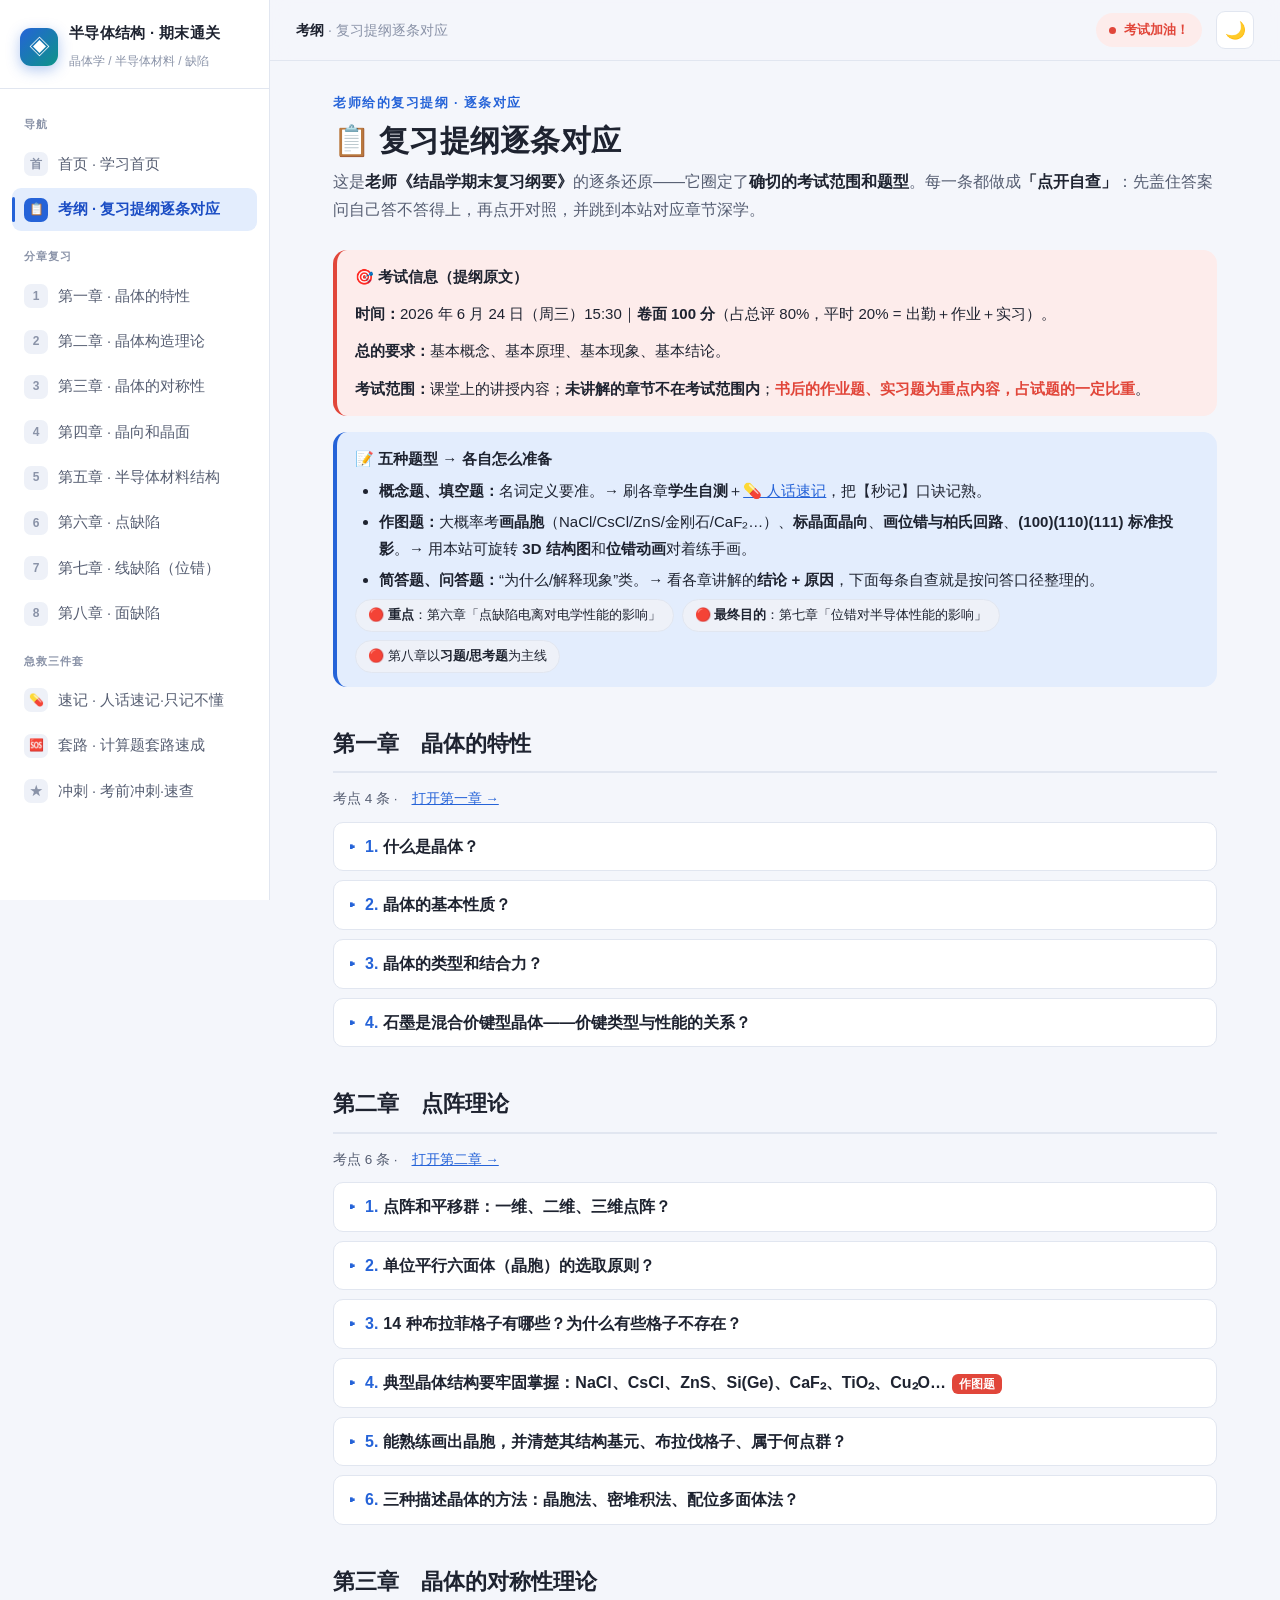
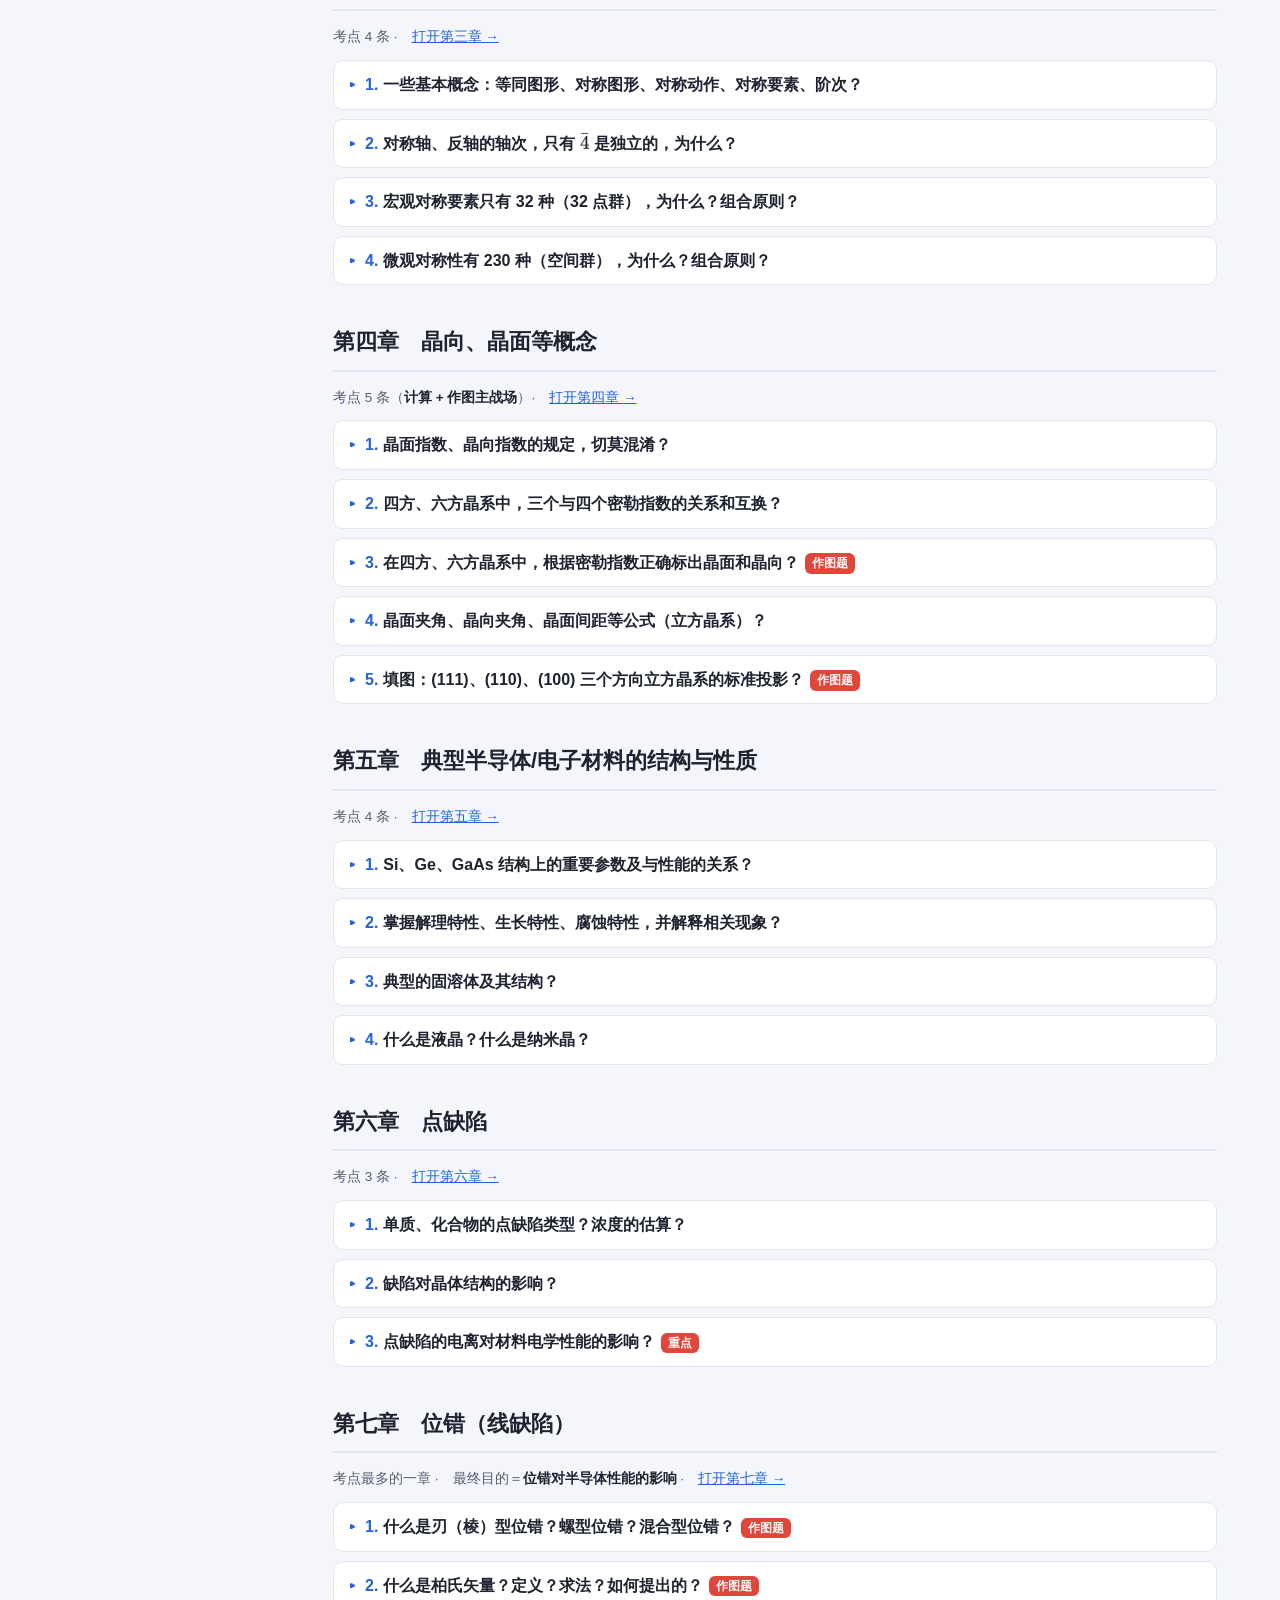
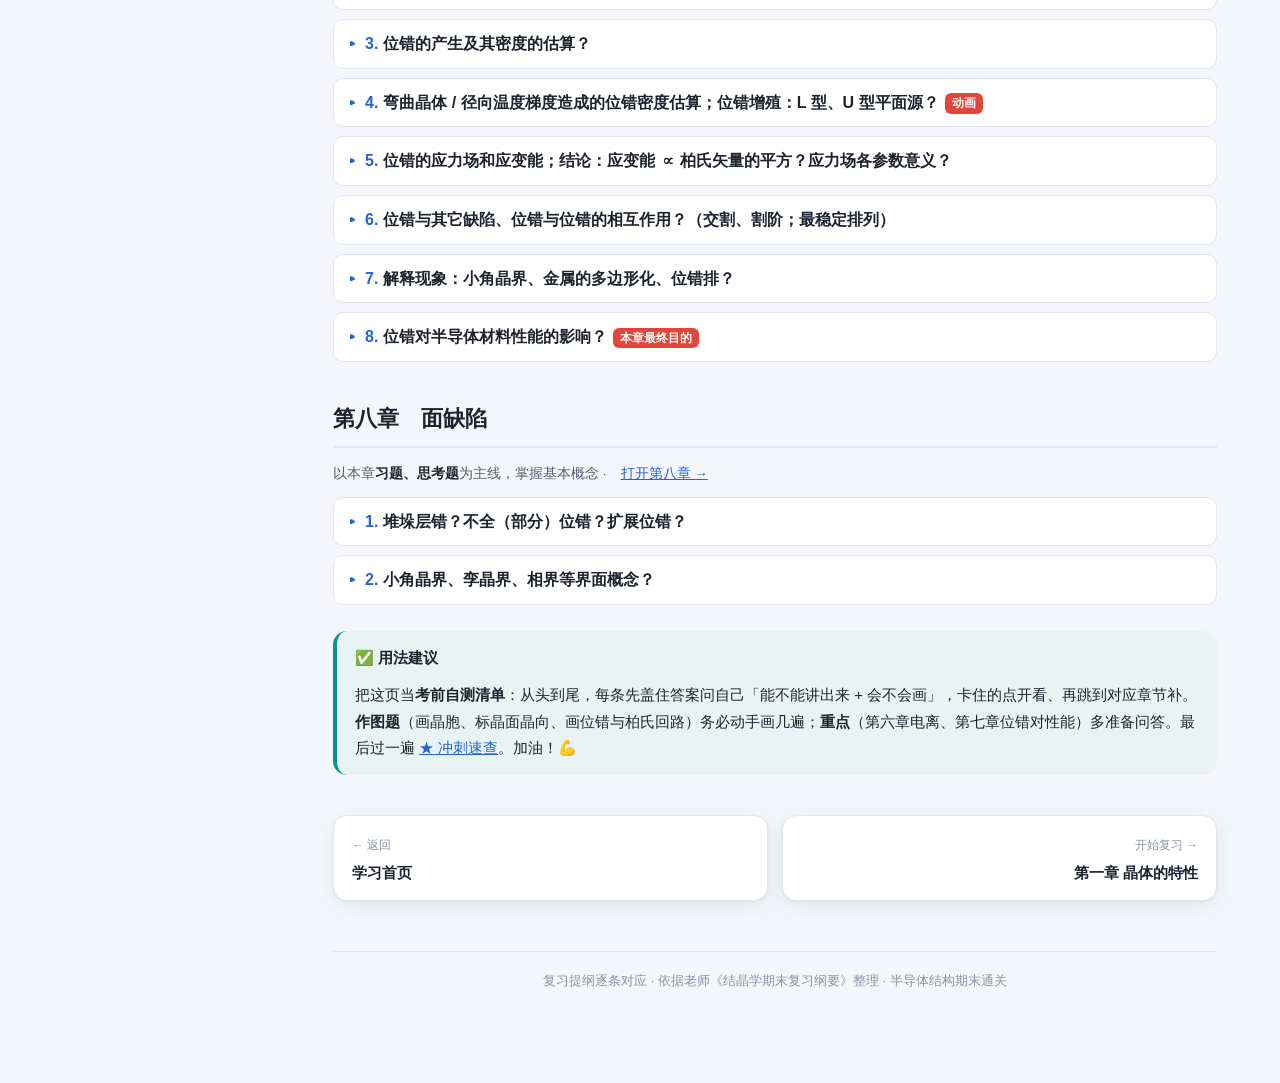
<file: outline.html>
<!DOCTYPE html>
<html lang="zh-CN" data-theme="light">
<head>
<meta charset="UTF-8">
<meta name="viewport" content="width=device-width, initial-scale=1">
<title>复习提纲逐条对应 · 半导体结构期末通关</title>
<link rel="stylesheet" href="assets/css/style.css">
<link rel="icon" href="data:image/svg+xml,<svg xmlns='http://www.w3.org/2000/svg' viewBox='0 0 100 100'><text y='.9em' font-size='90'>◈</text></svg>">
<script>
window.MathJax = {
  tex: { inlineMath: [['\\(','\\)']], displayMath: [['\\[','\\]'],['$$','$$']] },
  svg: { fontCache: 'global' },
  options: { skipHtmlTags: ['script','noscript','style','textarea','pre','code'] }
};
</script>
<script defer src="assets/lib/tex-svg.js"></script>
<style>
  .ck{border:1px solid var(--border);border-radius:10px;margin:9px 0;background:var(--surface);overflow:hidden}
  .ck>summary{cursor:pointer;padding:11px 14px;font-weight:600;color:var(--text);list-style:none;line-height:1.6}
  .ck>summary::-webkit-details-marker{display:none}
  .ck>summary::before{content:"▸";color:var(--primary);margin-right:9px;font-weight:700}
  .ck[open]>summary::before{content:"▾"}
  .ck[open]>summary{border-bottom:1px solid var(--border);background:var(--surface-2)}
  .ck-a{padding:12px 15px;font-size:14px;color:var(--text-soft);line-height:1.78}
  .ck-a a{white-space:nowrap;font-weight:600;text-decoration:none}
  .ck-a a:hover{text-decoration:underline}
  .ck-go{display:inline-block;margin-top:7px;font-size:13px;background:var(--surface-2);border:1px solid var(--border);border-radius:7px;padding:3px 9px}
  .qn{color:var(--primary);font-weight:800;margin-right:5px}
  .hot{display:inline-block;font-size:11.5px;font-weight:700;color:#fff;background:var(--danger);border-radius:6px;padding:1px 7px;margin-left:6px;vertical-align:middle}
  .ch-intro{font-size:13.5px;color:var(--text-soft);margin:2px 0 12px}
  .tip-row{display:flex;gap:8px;flex-wrap:wrap;margin-top:6px}
  .tip-row .pill{font-size:13px;background:var(--surface-2);border:1px solid var(--border);border-radius:20px;padding:4px 12px}
</style>
</head>
<body data-page="outline">
<main class="content">
  <div class="content-inner">

    <div class="page-head">
      <div class="eyebrow">老师给的复习提纲 · 逐条对应</div>
      <h1>📋 复习提纲逐条对应</h1>
      <p class="lead">这是<strong>老师《结晶学期末复习纲要》</strong>的逐条还原——它圈定了<strong>确切的考试范围和题型</strong>。每一条都做成<strong>「点开自查」</strong>：先盖住答案问自己答不答得上，再点开对照，并跳到本站对应章节深学。</p>
    </div>

    <div class="callout key">
      <div class="callout-title">🎯 考试信息（提纲原文）</div>
      <p><strong>时间：</strong>2026 年 6 月 24 日（周三）15:30｜<strong>卷面 100 分</strong>（占总评 80%，平时 20% = 出勤＋作业＋实习）。</p>
      <p><strong>总的要求：</strong>基本概念、基本原理、基本现象、基本结论。</p>
      <p><strong>考试范围：</strong>课堂上的讲授内容；<strong>未讲解的章节不在考试范围内</strong>；<strong style="color:var(--danger)">书后的作业题、实习题为重点内容，占试题的一定比重</strong>。</p>
    </div>

    <div class="callout">
      <div class="callout-title">📝 五种题型 → 各自怎么准备</div>
      <ul style="margin:6px 0">
        <li><strong>概念题、填空题：</strong>名词定义要准。→ 刷各章<strong>学生自测</strong>＋<a href="cram.html">💊 人话速记</a>，把【秒记】口诀记熟。</li>
        <li><strong>作图题：</strong>大概率考<strong>画晶胞</strong>（NaCl/CsCl/ZnS/金刚石/CaF₂…）、<strong>标晶面晶向</strong>、<strong>画位错与柏氏回路</strong>、<strong>(100)(110)(111) 标准投影</strong>。→ 用本站可旋转 <strong>3D 结构图</strong>和<strong>位错动画</strong>对着练手画。</li>
        <li><strong>简答题、问答题：</strong>“为什么/解释现象”类。→ 看各章讲解的<strong>结论 + 原因</strong>，下面每条自查就是按问答口径整理的。</li>
      </ul>
      <div class="tip-row">
        <span class="pill">🔴 <b>重点</b>：第六章「点缺陷电离对电学性能的影响」</span>
        <span class="pill">🔴 <b>最终目的</b>：第七章「位错对半导体性能的影响」</span>
        <span class="pill">🔴 第八章以<b>习题/思考题</b>为主线</span>
      </div>
    </div>

    <!-- ============ 第一章 ============ -->
    <h2>第一章　晶体的特性</h2>
    <p class="ch-intro">考点 4 条 ·　<a href="ch1.html">打开第一章 →</a></p>

    <details class="ck"><summary><span class="qn">1.</span>什么是晶体？</summary>
      <div class="ck-a">内部质点（原子、离子、分子）在三维空间作<strong>周期性重复排列</strong>（长程有序）的固体。表现为有<strong>自范性</strong>（自发长成规则多面体）、<strong>固定熔点</strong>、<strong>各向异性</strong>、<strong>对称性</strong>、最小内能（最稳定）。与非晶体的根本区别＝有没有<strong>远程有序</strong>。
      <a class="ck-go" href="ch1.html">→ 第一章 · 晶体 vs 非晶体（含 3D 演示）</a></div>
    </details>
    <details class="ck"><summary><span class="qn">2.</span>晶体的基本性质？</summary>
      <div class="ck-a"><strong>均匀性、各向异性、自范性、固定熔点、对称性、最小内能（稳定性）</strong>。这些都源于内部质点的周期性有序排列。
      <a class="ck-go" href="ch1.html">→ 第一章 · 晶体的基本性质</a></div>
    </details>
    <details class="ck"><summary><span class="qn">3.</span>晶体的类型和结合力？</summary>
      <div class="ck-a">按结合键（结合力）分五类：<strong>离子晶体</strong>（离子键，如 NaCl）、<strong>原子（共价）晶体</strong>（共价键，如金刚石、Si）、<strong>金属晶体</strong>（金属键）、<strong>分子晶体</strong>（范德华力，如干冰）、<strong>氢键晶体</strong>（如冰）。键越强→熔点越高、硬度越大。
      <a class="ck-go" href="ch1.html">→ 第一章 · 五种键型与结合力</a></div>
    </details>
    <details class="ck"><summary><span class="qn">4.</span>石墨是混合价键型晶体——价键类型与性能的关系？</summary>
      <div class="ck-a">石墨同时含多种键：<strong>层内</strong>每个 C 以 <strong>sp² 共价键</strong>连成六角网（强）、还有<strong>离域 π 电子</strong>；<strong>层间</strong>靠较弱的<strong>范德华力</strong>。所以：层内强键＋π 电子 → <strong>沿层面导电、强度高</strong>；层间弱 → <strong>易解理滑移（软、润滑）</strong>。这就是“<strong>混合价键型晶体</strong>，价键类型决定性能”的典型例子。
      <a class="ck-go" href="ch1.html">→ 第一章 · 石墨（含 3D 结构）</a></div>
    </details>

    <!-- ============ 第二章 ============ -->
    <h2>第二章　点阵理论</h2>
    <p class="ch-intro">考点 6 条 ·　<a href="ch2.html">打开第二章 →</a></p>

    <details class="ck"><summary><span class="qn">1.</span>点阵和平移群：一维、二维、三维点阵？</summary>
      <div class="ck-a"><strong>点阵</strong>＝一组无限多、周期性排列的<strong>等同点（结点）</strong>，每个结点周围环境完全相同；连接结点的<strong>所有平移操作</strong>构成<strong>平移群</strong>。按维数分一维（直线点阵）、二维（平面点阵）、三维（空间点阵）。结点 + 结构基元 = 晶体结构。
      <a class="ck-go" href="ch2.html">→ 第二章 2.1 点阵和平移群</a></div>
    </details>
    <details class="ck"><summary><span class="qn">2.</span>单位平行六面体（晶胞）的选取原则？</summary>
      <div class="ck-a">在能反映点阵周期性的前提下：① 尽量<strong>反映点阵固有的对称性</strong>；② 含<strong>直角（90°）数目尽量多</strong>；③ 在满足前两条下，<strong>体积尽量小</strong>。正因第③条，“底心立方”“面心四方”等会被化简成更小的已有格子而<strong>不独立存在</strong>。
      <a class="ck-go" href="ch2.html">→ 第二章 2.2 / 不存在的格子如何并入更小格子</a></div>
    </details>
    <details class="ck"><summary><span class="qn">3.</span>14 种布拉菲格子有哪些？为什么有些格子不存在？</summary>
      <div class="ck-a">7 大晶系，各自“在不破坏本晶系对称的前提下还能加哪种心（P 简单 / I 体心 / F 面心 / C 底心）”，合计 <strong>立方3＋四方2＋正交4＋六方1＋三方1＋单斜2＋三斜1 = 14</strong> 种。<strong>有些格子不存在</strong>，是因为加了某种心后：要么<strong>降低/不符合该晶系应有的对称</strong>，要么<strong>能化简成体积更小的已有格子</strong>（如底心立方→简单四方、面心四方→体心四方），按选取原则就不另算。
      <a class="ck-go" href="ch2.html">→ 第二章 · 14 布拉菲格子（可切换）+ 格子并入演示</a></div>
    </details>
    <details class="ck"><summary><span class="qn">4.</span>典型晶体结构要牢固掌握：NaCl、CsCl、ZnS、Si(Ge)、CaF₂、TiO₂、Cu₂O…<span class="hot">作图题</span></summary>
      <div class="ck-a">逐个掌握其晶胞、配位数与代表：<strong>NaCl</strong>（Cl⁻面心立方、Na⁺填全部八面体空隙，配位 6）、<strong>CsCl</strong>（两套简单立方套构，配位 8，注意≠体心立方）、<strong>ZnS</strong>（闪锌矿=立方、纤锌矿=六方，配位 4）、<strong>Si/Ge</strong>（金刚石型）、<strong>CaF₂ 萤石</strong>（Ca 面心立方、F 填满四面体空隙，Ca 配位 8 / F 配位 4）、<strong>TiO₂ 金红石</strong>（四方，Ti 配位 6）、<strong>Cu₂O 赤铜矿</strong>（O 体心立方、Cu 直线配位 2）。本站这些都有<strong>可旋转 3D 晶胞</strong>，对着练画。
      <a class="ck-go" href="ch5.html">→ 第五章 · 各结构 3D（NaCl/ZnS/金刚石/金红石/钙钛矿/萤石/赤铜矿）</a></div>
    </details>
    <details class="ck"><summary><span class="qn">5.</span>能熟练画出晶胞，并清楚其结构基元、布拉伐格子、属于何点群？</summary>
      <div class="ck-a">对每个典型结构，要能说出：<strong>结构基元</strong>（重复单元里有哪些原子、占什么位置）、<strong>布拉伐格子</strong>（如 NaCl、金刚石、闪锌矿都是<strong>面心立方</strong>；CsCl 是简单立方）、<strong>所属点群</strong>（如金刚石 \(O_h\)、闪锌矿 \(T_d\)（无对称中心）、纤锌矿 \(C_{6v}\)）。配合<strong>作图题</strong>反复练手画晶胞。
      <a class="ck-go" href="ch5.html">→ 第五章 · 结构基元 / 布拉伐格子 / 点群</a></div>
    </details>
    <details class="ck"><summary><span class="qn">6.</span>三种描述晶体的方法：晶胞法、密堆积法、配位多面体法？</summary>
      <div class="ck-a"><strong>晶胞法</strong>：用平行六面体晶胞 + 原子坐标描述（最通用）。<strong>密堆积法</strong>：把大原子看作等径球作最紧密堆积（hcp ABAB / ccp ABCABC，利用率 74.05%），小原子填四面体/八面体空隙。<strong>配位多面体法</strong>：用中心原子与其配位原子构成的多面体（四面体、八面体…）及其连接方式描述。
      <a class="ck-go" href="ch2.html">→ 第二章 2.4 密堆积 / 空隙 / 配位多面体</a></div>
    </details>

    <!-- ============ 第三章 ============ -->
    <h2>第三章　晶体的对称性理论</h2>
    <p class="ch-intro">考点 4 条 ·　<a href="ch3.html">打开第三章 →</a></p>

    <details class="ck"><summary><span class="qn">1.</span>一些基本概念：等同图形、对称图形、对称动作、对称要素、阶次？</summary>
      <div class="ck-a"><strong>对称（动作）操作</strong>＝使图形复原（与自身重合）的动作；<strong>对称要素</strong>＝完成该操作所凭借的几何元素（点、线、面，如对称轴、镜面、对称中心）；<strong>等同图形</strong>＝由对称操作互相联系的全同部分；<strong>阶次</strong>＝某对称要素对应的对称操作的数目（如 n 次轴阶次为 n）。
      <a class="ck-go" href="ch3.html">→ 第三章 · 基本概念</a></div>
    </details>
    <details class="ck"><summary><span class="qn">2.</span>对称轴、反轴的轴次，只有 \(\bar4\) 是独立的，为什么？</summary>
      <div class="ck-a">反轴 = 旋转 + 反演的复合操作。其中 <strong>\(\bar1\)＝对称中心 i</strong>、<strong>\(\bar2\)＝镜面 m</strong>、<strong>\(\bar3\)＝3 次轴＋对称中心</strong>、<strong>\(\bar6\)＝3 次轴＋镜面（3/m）</strong>——它们都能用<strong>其它已有对称要素的组合</strong >来代替；唯独 <strong>\(\bar4\) 不能</strong>被任何其它对称要素的组合代替，所以反轴中<strong>只有 \(\bar4\) 是独立的</strong>。
      <a class="ck-go" href="ch3.html">→ 第三章 · 反轴</a></div>
    </details>
    <details class="ck"><summary><span class="qn">3.</span>宏观对称要素只有 32 种（32 点群），为什么？组合原则？</summary>
      <div class="ck-a">独立的宏观对称要素只有 \(1,2,3,4,6,\bar1(i),m,\bar3,\bar4,\bar6\) 这几种（受<strong>晶体学限制</strong>：只允许 1/2/3/4/6 次轴，没有 5 次及更高次轴）。把它们按<strong>组合定理</strong>（轴与轴、轴与面的夹角受限的组合规则）相互组合，独立的组合方式恰好是 <strong>32 种宏观对称类型 = 32 点群</strong>。
      <a class="ck-go" href="ch3.html">→ 第三章 · 晶体学限制 / 32 点群</a></div>
    </details>
    <details class="ck"><summary><span class="qn">4.</span>微观对称性有 230 种（空间群），为什么？组合原则？</summary>
      <div class="ck-a">在 32 点群（宏观对称）的基础上，结合 <strong>14 种布拉菲格子</strong>（平移），并引入只在微观才有的、<strong>带平移分量的对称要素——滑移面、螺旋轴</strong>，把这些再按组合规则组合，得到 <strong>230 种空间群</strong>。即：宏观 32 ＋ 平移（14 格子）＋ 滑移面/螺旋轴 → 微观 230。
      <a class="ck-go" href="ch3.html">→ 第三章 · 空间群（230）</a></div>
    </details>

    <!-- ============ 第四章 ============ -->
    <h2>第四章　晶向、晶面等概念</h2>
    <p class="ch-intro">考点 5 条（<strong>计算 + 作图主战场</strong>）·　<a href="ch4.html">打开第四章 →</a></p>

    <details class="ck"><summary><span class="qn">1.</span>晶面指数、晶向指数的规定，切莫混淆？</summary>
      <div class="ck-a"><strong>晶面指数 (hkl)</strong>：求三轴<strong>截距 → 取倒数 → 通分 → 取分子</strong>；圆括号 () 表一组平行晶面，花括号 {} 表晶面族。<strong>晶向指数 [uvw]</strong>：过原点平行线上某点<strong>坐标 → 化最简整数比</strong>；方括号 [] 表一晶向，尖括号 ⟨⟩ 表晶向族。<strong>别混：晶面取倒数、晶向不取倒数。</strong>
      <a class="ck-go" href="ch4.html">→ 第四章 4.2/4.3（含 2D/3D 演示）</a></div>
    </details>
    <details class="ck"><summary><span class="qn">2.</span>四方、六方晶系中，三个与四个密勒指数的关系和互换？</summary>
      <div class="ck-a">六方晶系常用四轴 \(a_1,a_2,a_3,c\)，晶面记 <strong>(hkil)</strong>，四个指数只有 3 个独立，满足 <strong>\(h+k+i=0\)</strong>（即 \(i=-(h+k)\)）；晶向记 <strong>[uvtw]</strong>，满足 <strong>\(u+v+t=0\)</strong>。三指数 ⇄ 四指数即按此关系补出/去掉第三个分量。
      <a class="ck-go" href="ch4.html">→ 第四章 · 密勒-布拉菲指数</a></div>
    </details>
    <details class="ck"><summary><span class="qn">3.</span>在四方、六方晶系中，根据密勒指数正确标出晶面和晶向？<span class="hot">作图题</span></summary>
      <div class="ck-a">练习：给定 (hkl)/[uvw]，在晶胞图上<strong>按截距倒数画出晶面</strong>、<strong>按坐标画出晶向箭头</strong>；六方注意用四轴并满足 \(h+k+i=0\)。本站有可旋转的 <strong>3D 晶面指数</strong>演示，看晶面如何切过晶胞。
      <a class="ck-go" href="ch4.html">→ 第四章 · 3D 晶面指数（看晶面切晶胞）</a></div>
    </details>
    <details class="ck"><summary><span class="qn">4.</span>晶面夹角、晶向夹角、晶面间距等公式（立方晶系）？</summary>
      <div class="ck-a"><strong>晶面间距</strong>：\(d_{hkl}=\dfrac{a}{\sqrt{h^2+k^2+l^2}}\)（指数越低、间距越大）。<strong>两晶向/晶面夹角</strong>：\(\cos\varphi=\dfrac{h_1h_2+k_1k_2+l_1l_2}{\sqrt{h_1^2+k_1^2+l_1^2}\,\sqrt{h_2^2+k_2^2+l_2^2}}\)（立方同指数 \((hkl)\perp[hkl]\)，故晶面夹角同式）。<strong>晶带定律</strong>：\(hu+kv+lw=0\)。这些只对<strong>立方晶系</strong>这样简单。
      <a class="ck-go" href="ch4.html">→ 第四章 4.5（含 4 道例题）</a></div>
    </details>
    <details class="ck"><summary><span class="qn">5.</span>填图：(111)、(110)、(100) 三个方向立方晶系的标准投影？<span class="hot">作图题</span></summary>
      <div class="ck-a">即<strong>极射赤面投影（标准投影）</strong>：把晶面取向投到赤道面上。立方晶系沿不同方向看到的对称花样：<strong>⟨100⟩ 取向 4 重、⟨110⟩ 取向 2 重、⟨111⟩ 取向 3 重</strong>对称（与第五章光学定向、反射对称呼应）。
      <a class="ck-go" href="ch4.html">→ 第四章 4.6 极射赤面投影</a></div>
    </details>

    <!-- ============ 第五章 ============ -->
    <h2>第五章　典型半导体/电子材料的结构与性质</h2>
    <p class="ch-intro">考点 4 条 ·　<a href="ch5.html">打开第五章 →</a></p>

    <details class="ck"><summary><span class="qn">1.</span>Si、Ge、GaAs 结构上的重要参数及与性能的关系？</summary>
      <div class="ck-a"><strong>Si、Ge＝金刚石型</strong>（同种原子、有对称中心 \(O_h\)）；<strong>GaAs＝闪锌矿型</strong>（两种原子、<strong>无对称中心</strong> \(T_d\)）；配位数都是 4。要会看<strong>结构参数表</strong>：各晶面的<strong>面密度、价键密度、面间距</strong>（如金刚石结构 {111} 面间距最大 ≈0.43a、价键密度最低）——这些参数直接决定下面的解理/生长/腐蚀行为。
      <a class="ck-go" href="ch5.html">→ 第五章 5.1/5.2（含面密度切片 3D）</a></div>
    </details>
    <details class="ck"><summary><span class="qn">2.</span>掌握解理特性、生长特性、腐蚀特性，并解释相关现象？</summary>
      <div class="ck-a"><strong>解理</strong>：沿<strong>面间距大、价键密度小</strong>的面最易裂开——Si、Ge 解理面 <strong>{111}</strong>；GaAs、InSb 解理面 <strong>{110}</strong>。<strong>生长</strong>：理想外形由生长慢的低指数面包围，金刚石型趋向 8 个 {111} 面组成的<strong>正八面体</strong>。<strong>腐蚀</strong>：择优腐蚀出现<strong>蚀坑</strong>（{111} 三角形、{100} 方形、{110} 长方形），可用于定向、显错。GaAs 极性面 (111)Ga 稳定、\((\bar1\bar1\bar1)\)As 活泼。
      <a class="ck-go" href="ch5.html">→ 第五章 5.2 解理/腐蚀/生长</a></div>
    </details>
    <details class="ck"><summary><span class="qn">3.</span>典型的固溶体及其结构？</summary>
      <div class="ck-a"><strong>固溶体</strong>＝固态下一种组分溶解了其它组分形成的<strong>单一均匀结晶相</strong>。两类：<strong>替代（置换）式</strong>（溶质替代结点原子，分无序/有序/连续/有限等）、<strong>间隙（填隙）式</strong>（小原子 H/O/N/C/B 占空隙）。<strong>韦伽（Vegard）定律</strong>：替代式 \(a=(1-x)a_1+x a_2\)，晶格常数随成分线性变化。
      <a class="ck-go" href="ch5.html">→ 第五章 5.4 固溶体</a></div>
    </details>
    <details class="ck"><summary><span class="qn">4.</span>什么是液晶？什么是纳米晶？</summary>
      <div class="ck-a"><strong>液晶</strong>：某些物质在<strong>熔点</strong>与<strong>清亮点</strong>之间存在的中间态——既像液体能流动、又像晶体有<strong>各向异性</strong>。三类：近晶型（Smectic）、向列型（Nematic，用于显示器）、胆甾型（Cholesteric）。<strong>纳米晶</strong>：晶粒尺寸 <strong>1–100 nm</strong>，表面原子比例大，呈现<strong>量子尺寸效应、小尺寸效应、表面/界面效应、宏观量子隧道效应</strong>。
      <a class="ck-go" href="ch5.html">→ 第五章 5.5/5.6 液晶与纳米晶</a></div>
    </details>

    <!-- ============ 第六章 ============ -->
    <h2>第六章　点缺陷</h2>
    <p class="ch-intro">考点 3 条 ·　<a href="ch6.html">打开第六章 →</a></p>

    <details class="ck"><summary><span class="qn">1.</span>单质、化合物的点缺陷类型？浓度的估算？</summary>
      <div class="ck-a"><strong>类型</strong>：空位、间隙原子、置换原子；成对出现的 <strong>弗仑克尔缺陷</strong>（空位＋间隙，密度不变）、<strong>肖特基缺陷</strong>（正负离子空位成对、原子迁到表面，<strong>密度略降</strong>）。<strong>浓度估算</strong>：热平衡空位浓度 \(n=N e^{-u/kT}\)（由 \(\Delta F=n u_1-T\Delta S\)、\(S=k\ln W\) 推出）；弗仑克尔缺陷 \(n=\sqrt{N N^{*}}\,e^{-E_F/2kT}\)。
      <a class="ck-go" href="ch6.html">→ 第六章 · 点缺陷类型 + 浓度公式</a></div>
    </details>
    <details class="ck"><summary><span class="qn">2.</span>缺陷对晶体结构的影响？</summary>
      <div class="ck-a">点缺陷使周围点阵发生<strong>畸变</strong>（局部胀缩、产生内应力）；<strong>肖特基</strong>缺陷使晶体<strong>密度下降</strong>，<strong>弗仑克尔</strong>缺陷原子数守恒、密度基本不变；化合物中还涉及<strong>化学计量比偏离</strong>（非化学计量化合物）。
      <a class="ck-go" href="ch6.html">→ 第六章 · 缺陷对结构的影响</a></div>
    </details>
    <details class="ck"><summary><span class="qn">3.</span>点缺陷的电离对材料电学性能的影响？<span class="hot">重点</span></summary>
      <div class="ck-a">这是本章<strong>重点</strong>：杂质（点缺陷）<strong>电离</strong>提供载流子，决定半导体的<strong>导电类型和载流子浓度</strong>。<strong>施主</strong>（5 价 P 取代 Si，多 1 个电子→ <strong>n 型</strong>，多子是电子）；<strong>受主</strong>（3 价 B 取代 Si，缺 1 个电子留空穴→ <strong>p 型</strong>，多子是空穴）。靠掺杂精确控制导电性，是一切半导体器件的基础。
      <a class="ck-go" href="ch6.html">→ 第六章 · 施主/受主掺杂（含动画）</a></div>
    </details>

    <!-- ============ 第七章 ============ -->
    <h2>第七章　位错（线缺陷）</h2>
    <p class="ch-intro">考点最多的一章 ·　最终目的＝<strong>位错对半导体性能的影响</strong> ·　<a href="ch7.html">打开第七章 →</a></p>

    <details class="ck"><summary><span class="qn">1.</span>什么是刃（棱）型位错？螺型位错？混合型位错？<span class="hot">作图题</span></summary>
      <div class="ck-a"><strong>刃型</strong>：晶体内多插入<strong>半个原子面</strong>，其边缘＝位错线，<strong>b ⊥ 位错线</strong>；半面侧受压、另侧受张（有正应力）。<strong>螺型</strong>：原子面被错开成连续<strong>螺旋面</strong>，绕位错线转一圈升高一个 b，<strong>b ∥ 位错线</strong>，无多余半原子面、无正应力。<strong>混合型</strong>：刃型 + 螺型的组合，b 与位错线成任意角。
      <a class="ck-go" href="ch7.html">→ 第七章 7.1（刃型/滑移/螺型 3D）</a></div>
    </details>
    <details class="ck"><summary><span class="qn">2.</span>什么是柏氏矢量？定义？求法？如何提出的？<span class="hot">作图题</span></summary>
      <div class="ck-a"><strong>柏氏矢量 b</strong>＝表征位错<strong>畸变大小和方向</strong>的矢量。<strong>求法（弗兰克回路法）</strong>：① 在<strong>含位错的实际晶体</strong>里绕位错逐原子走一闭合回路；② 在<strong>完整参考晶体</strong>里按<strong>同样步数</strong>再走一遍，终点回不到起点；③ <strong>从终点指向起点的矢量＝b</strong>。b 与回路大小、路径无关（<strong>守恒性</strong>）。刃型 b⊥线、螺型 b∥线。
      <a class="ck-go" href="ch7.html">→ 第七章 7.2 柏氏回路（动画）</a></div>
    </details>
    <details class="ck"><summary><span class="qn">3.</span>位错的产生及其密度的估算？</summary>
      <div class="ck-a"><strong>产生</strong>：机械应力（挤压/拉伸/切割/研磨）与热应力（温度梯度）超过屈服强度时产生。<strong>密度 ρ</strong>＝单位体积中位错线总长（或单位面积穿过的位错数），用蚀坑法等测量。
      <a class="ck-go" href="ch7.html">→ 第七章 7.3 位错的产生</a></div>
    </details>
    <details class="ck"><summary><span class="qn">4.</span>弯曲晶体 / 径向温度梯度造成的位错密度估算；位错增殖：L 型、U 型平面源？<span class="hot">动画</span></summary>
      <div class="ck-a"><strong>弯曲晶体</strong>（曲率半径 r）：\(\rho=\dfrac{1}{r\,b}\)（如 Si 弯曲半径 1 m 时 \(\rho\approx2.6\times10^{5}/\text{cm}^2\)）。<strong>径向温度梯度</strong>：\(\rho=\dfrac{\alpha}{b}\left|\dfrac{dT}{dr}\right|\)。<strong>增殖（Frank–Read 源）</strong>：<strong>L 型平面源</strong>＝一端固定的位错线绕固定端卷成螺旋放环；<strong>U 型平面源</strong>＝两端固定的位错段弓出、过半圆失稳、箍断放出一圈圈同心位错环。
      <a class="ck-go" href="ch7.html">→ 第七章 7.3 密度公式 + L/U 型平面源动画</a></div>
    </details>
    <details class="ck"><summary><span class="qn">5.</span>位错的应力场和应变能；结论：应变能 ∝ 柏氏矢量的平方？应力场各参数意义？</summary>
      <div class="ck-a"><strong>应变能</strong>：\(W_{刃}=\dfrac{Gb^2}{4\pi(1-\nu)}\ln\dfrac{r_1}{r_0}\)、\(W_{螺}=\dfrac{Gb^2}{4\pi}\ln\dfrac{r_1}{r_0}\)——都 <strong>∝ \(b^2\)</strong>（所以 b 小的位错更稳定，位错倾向取最小 b）。<strong>应力场</strong>：刃型 \(\sigma\sim\dfrac{D\cdot(\dots)}{r}\)，\(D=\dfrac{Gb}{2\pi(1-\nu)}\)（含正应力与切应力）；螺型只有切应力 \(\tau_{\theta z}=\dfrac{Gb}{2\pi r}\)、无正应力。<strong>参数</strong>：G 切变模量、b 柏氏矢量、ν 泊松比、r 到位错线距离。
      <a class="ck-go" href="ch7.html">→ 第七章 7.4 应力场与应变能</a></div>
    </details>
    <details class="ck"><summary><span class="qn">6.</span>位错与其它缺陷、位错与位错的相互作用？（交割、割阶；最稳定排列）</summary>
      <div class="ck-a"><strong>与点缺陷</strong>：刃型位错下方张应力区吸引大原子/杂质形成<strong>科垂尔气团</strong>（钉扎位错）：\(C=C_0 e^{-U/kT}\)。<strong>位错相遇</strong>：发生<strong>交割</strong>，在位错线上留下<strong>割阶（jog）/扭折（kink）</strong>。<strong>位错间力</strong>：\(F=\tau b\)；<strong>结论</strong>：同号刃型位错相互作用时，排在 <strong>X=0、沿 Y 轴一列</strong>（一根在另一根正上/下方）时最稳定——这正是<strong>小角晶界（位错墙）</strong>的来由。
      <a class="ck-go" href="ch7.html">→ 第七章 7.5 相互作用 / 科垂尔气团</a></div>
    </details>
    <details class="ck"><summary><span class="qn">7.</span>解释现象：小角晶界、金属的多边形化、位错排？</summary>
      <div class="ck-a"><strong>小角晶界</strong>＝取向差很小的两晶粒间，由<strong>一列等间距刃型位错</strong>构成，几何关系 <strong>\(D=b/\theta\)</strong>（θ 越大、位错排得越密）。<strong>多边形化</strong>＝弯曲晶体退火时，杂乱位错通过滑移＋攀移重新排成一道道<strong>位错墙（位错排）</strong>，把晶粒分成多个小角度的亚晶——本质就是同号刃型位错沿 Y 排成列最稳定。
      <a class="ck-go" href="ch8.html">→ 第八章 · 小角晶界 \(D=b/\theta\)（动画）</a></div>
    </details>
    <details class="ck"><summary><span class="qn">8.</span>位错对半导体材料性能的影响？<span class="hot">本章最终目的</span></summary>
      <div class="ck-a">位错是<strong>电活性</strong>的缺陷：① 引入<strong>深能级</strong>，成为载流子<strong>复合中心</strong>，降低少子寿命；② 位错线吸引杂质（气团），形成<strong>杂质沉淀、漏电通道</strong>，使 pn 结反向漏电增大、击穿变软；③ 影响迁移率、均匀性与器件成品率。所以制备高质量半导体追求<strong>低位错密度乃至无位错单晶</strong>——这就是研究位错的最终目的。
      <a class="ck-go" href="ch7.html">→ 第七章 7.6 位错对半导体性能的影响</a></div>
    </details>

    <!-- ============ 第八章 ============ -->
    <h2>第八章　面缺陷</h2>
    <p class="ch-intro">以本章<strong>习题、思考题</strong>为主线，掌握基本概念 ·　<a href="ch8.html">打开第八章 →</a></p>

    <details class="ck"><summary><span class="qn">1.</span>堆垛层错？不全（部分）位错？扩展位错？</summary>
      <div class="ck-a"><strong>堆垛层错</strong>＝密排面（fcc 的 {111}）堆垛顺序 ABCABC 在某处出错（抽出型/插入型；孪晶界＝从某层起镜像）的<strong>面缺陷</strong>，能量较低。<strong>不全（部分）位错</strong>＝柏氏矢量<strong>不等于</strong>点阵平移矢量的位错（如肖克莱、弗兰克部分位错），它<strong>界定</strong>层错区。<strong>扩展位错</strong>＝一个全位错<strong>分解</strong>成两个不全位错，中间夹一条<strong>层错带</strong>（因总能量降低而自发分解）。
      <a class="ck-go" href="ch8.html">→ 第八章 · 堆垛层错（含演示）/ 扩展位错</a></div>
    </details>
    <details class="ck"><summary><span class="qn">2.</span>小角晶界、孪晶界、相界等界面概念？</summary>
      <div class="ck-a"><strong>小角晶界</strong>：取向差小，由位错列构成，\(D=b/\theta\)（倾斜晶界＝刃型位错墙、扭转晶界＝螺型位错网）；θ 大到约 &gt;10–15° 后位错重叠失效→成<strong>大角晶界</strong>。<strong>孪晶界</strong>：两部分晶体成镜像对称的界面（共格、能量低）。<strong>相界</strong>：不同相之间的界面（共格/半共格/非共格）。
      <a class="ck-go" href="ch8.html">→ 第八章 · 小角晶界 / 孪晶 / 相界</a></div>
    </details>

    <div class="callout tip" style="margin-top:26px">
      <div class="callout-title">✅ 用法建议</div>
      <p>把这页当<strong>考前自测清单</strong>：从头到尾，每条先盖住答案问自己「能不能讲出来 + 会不会画」，卡住的点开看、再跳到对应章节补。<strong>作图题</strong>（画晶胞、标晶面晶向、画位错与柏氏回路）务必动手画几遍；<strong>重点</strong>（第六章电离、第七章位错对性能）多准备问答。最后过一遍 <a href="sprint.html">★ 冲刺速查</a>。加油！💪</p>
    </div>

    <div class="pager">
      <a class="prev" href="index.html"><span>← 返回</span><b>学习首页</b></a>
      <a class="next" href="ch1.html"><span>开始复习 →</span><b>第一章 晶体的特性</b></a>
    </div>
    <div class="foot-note">复习提纲逐条对应 · 依据老师《结晶学期末复习纲要》整理 · 半导体结构期末通关</div>

  </div>
</main>
<script defer src="assets/js/app.js"></script>
</body>
</html>
</file>
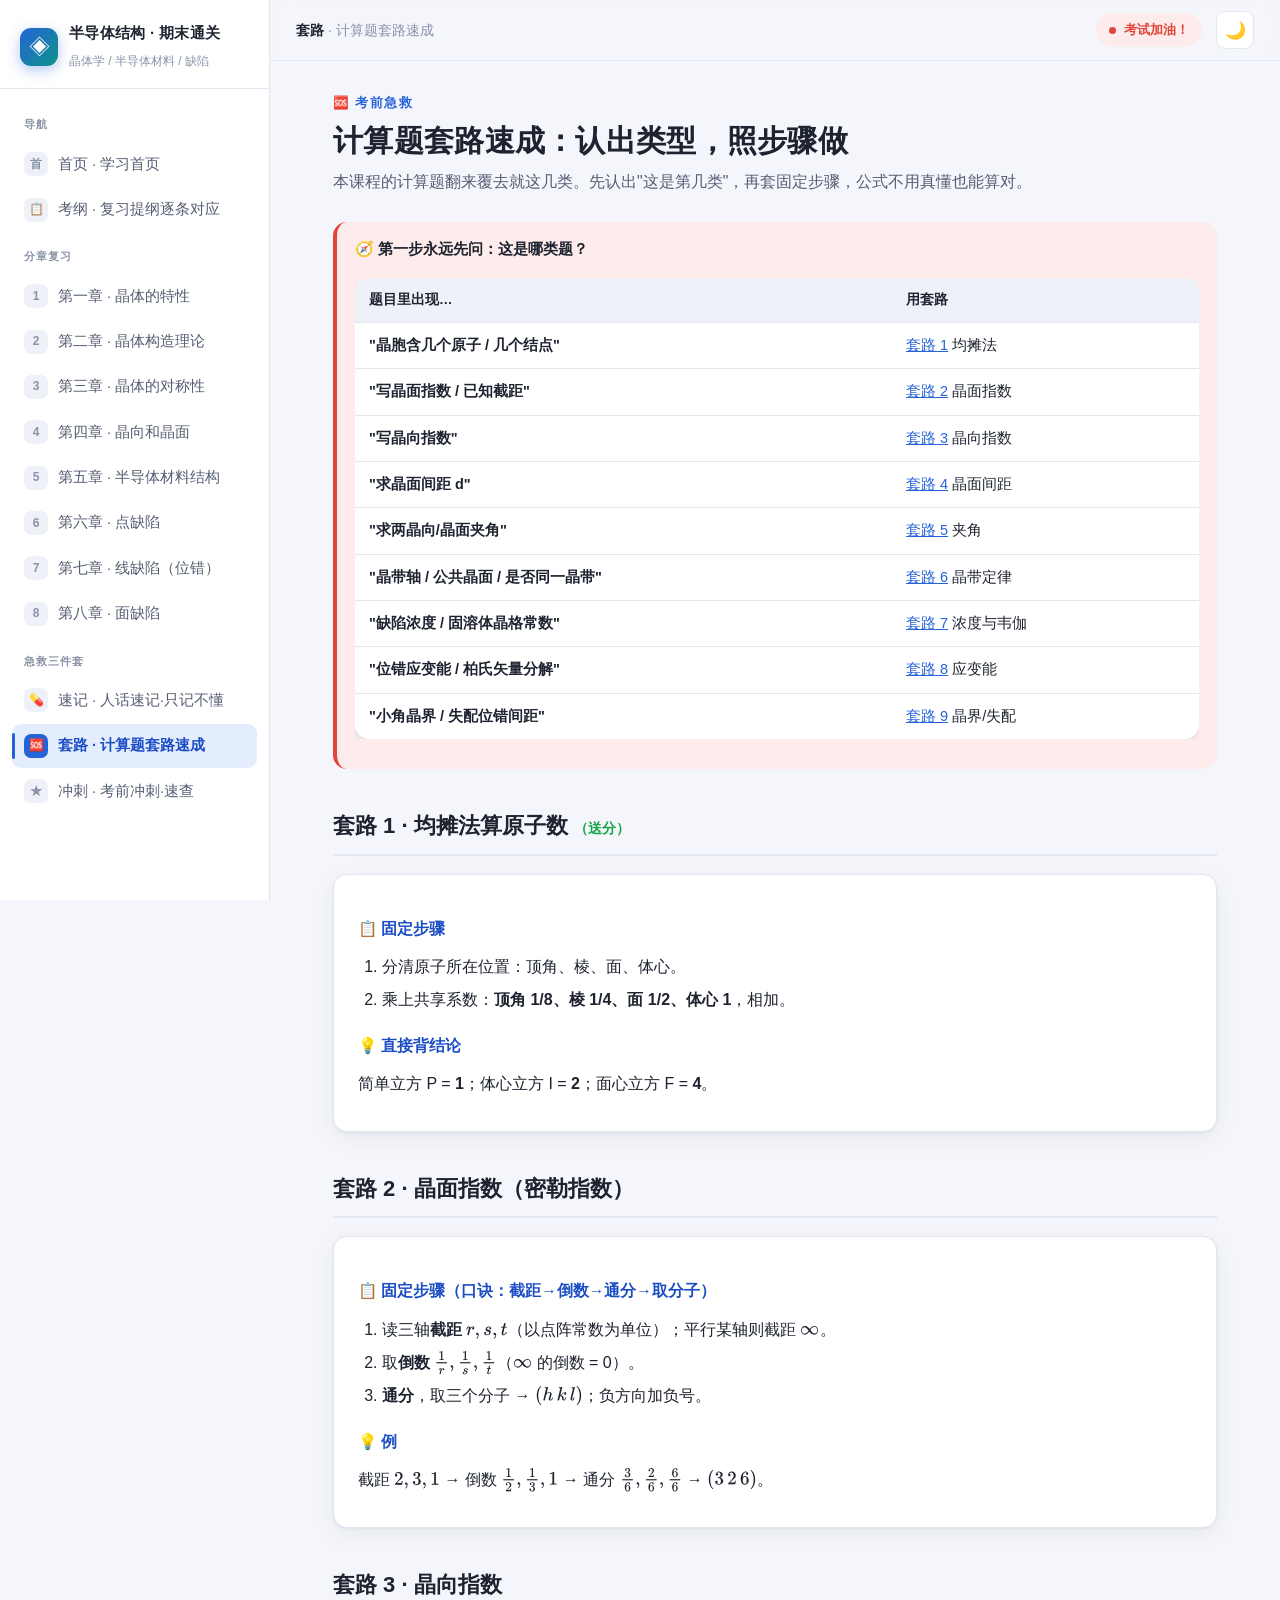
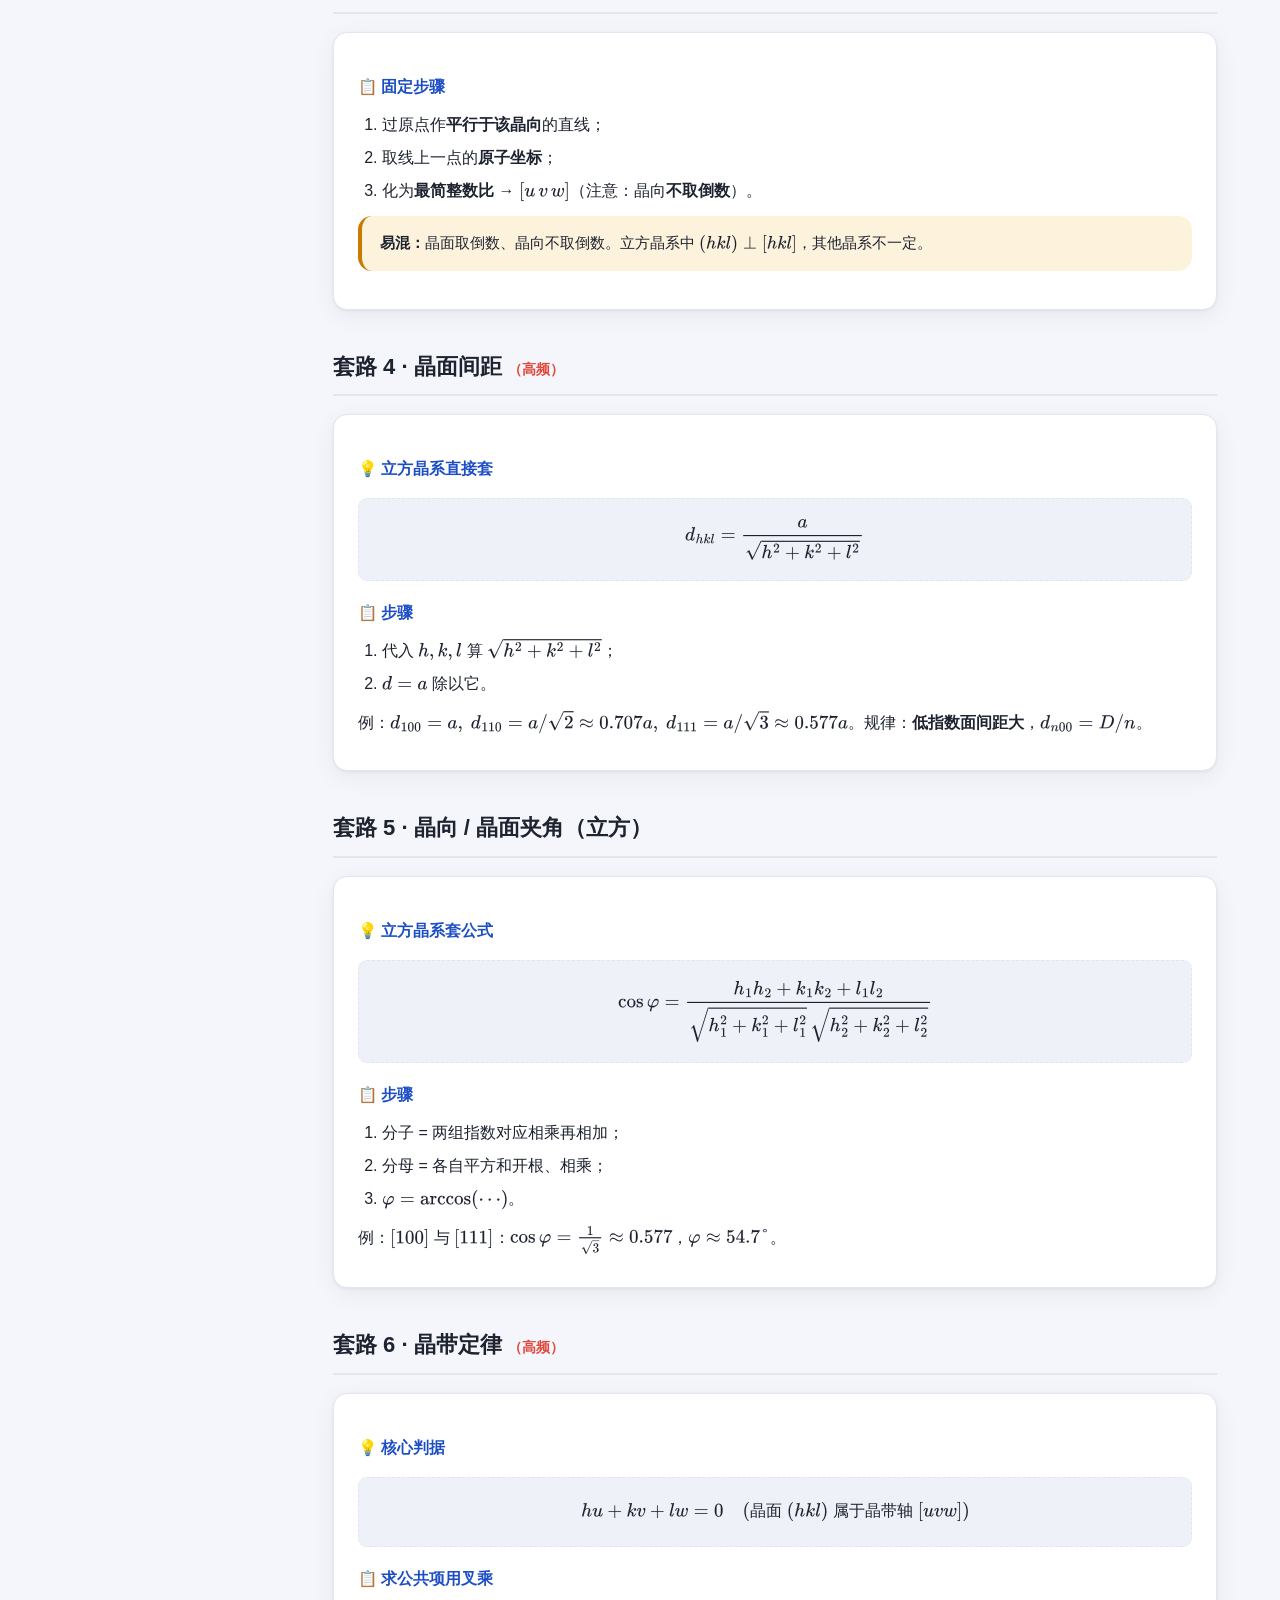
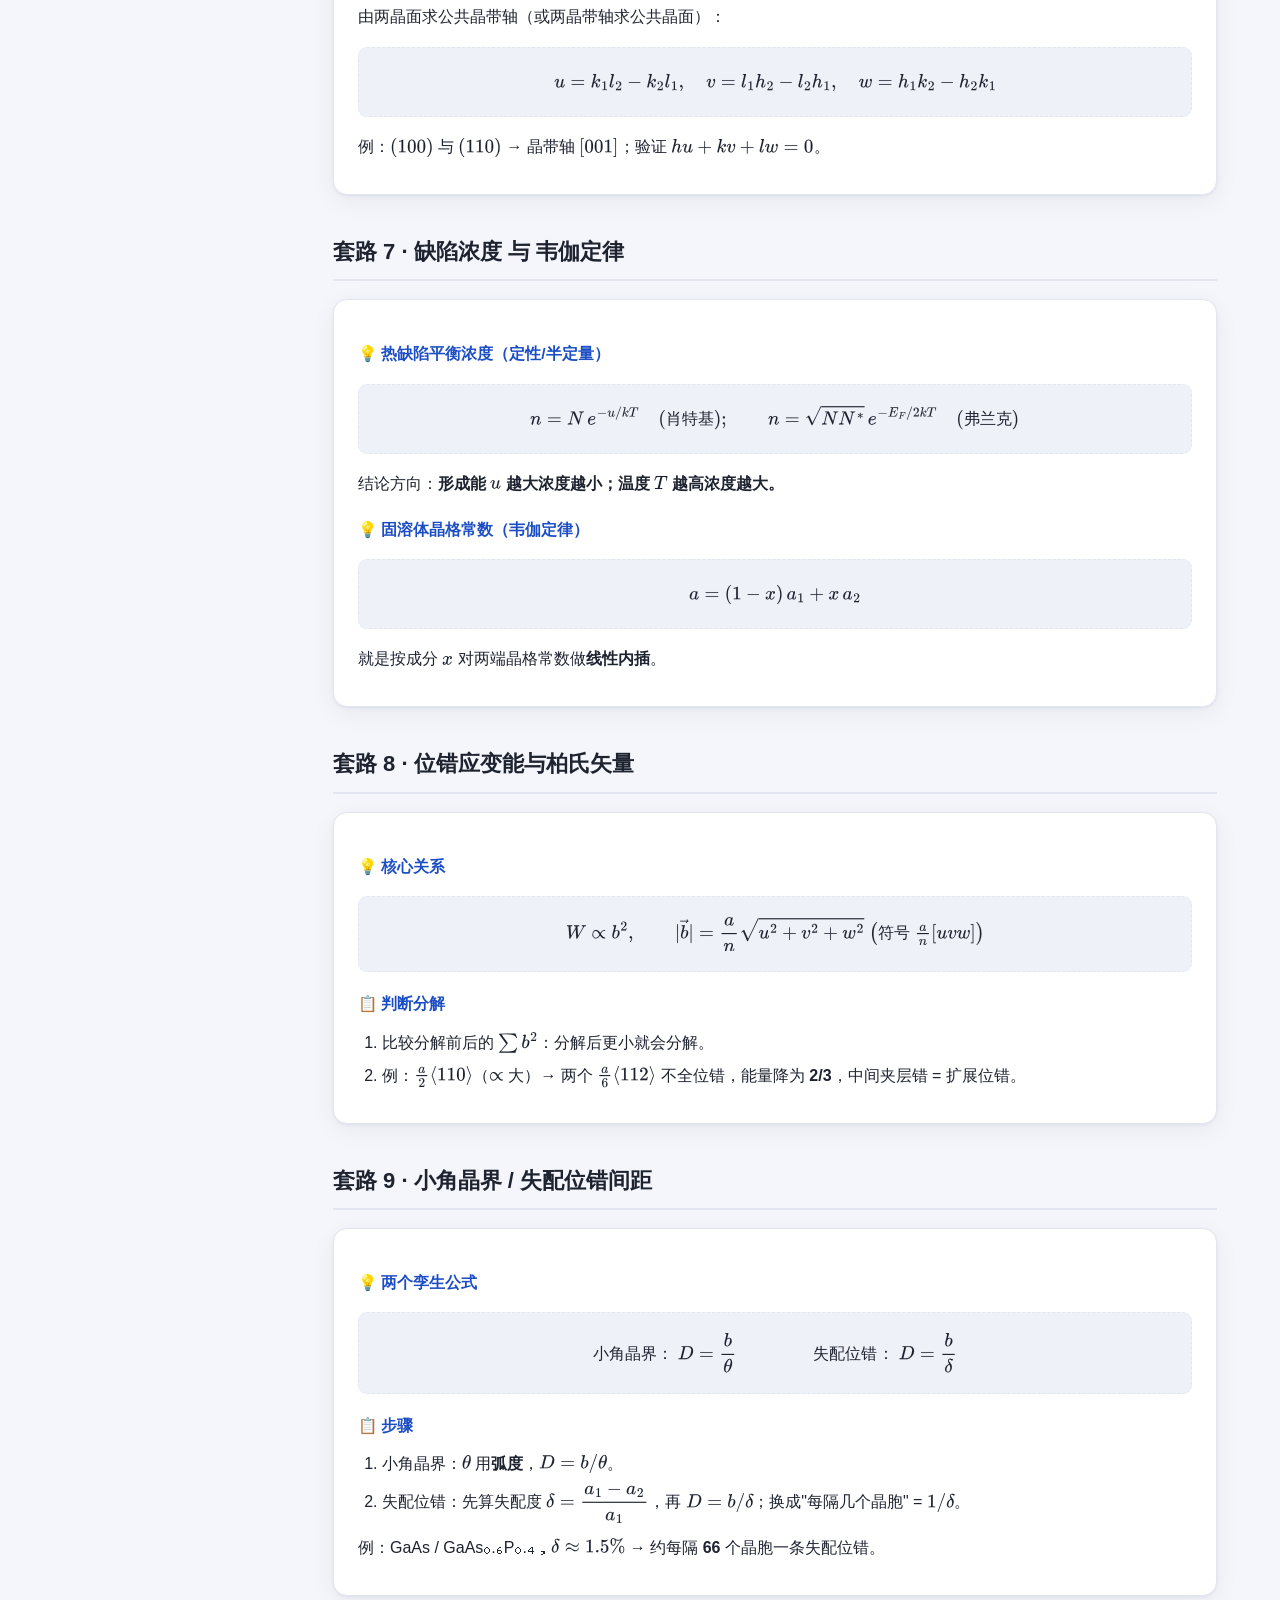
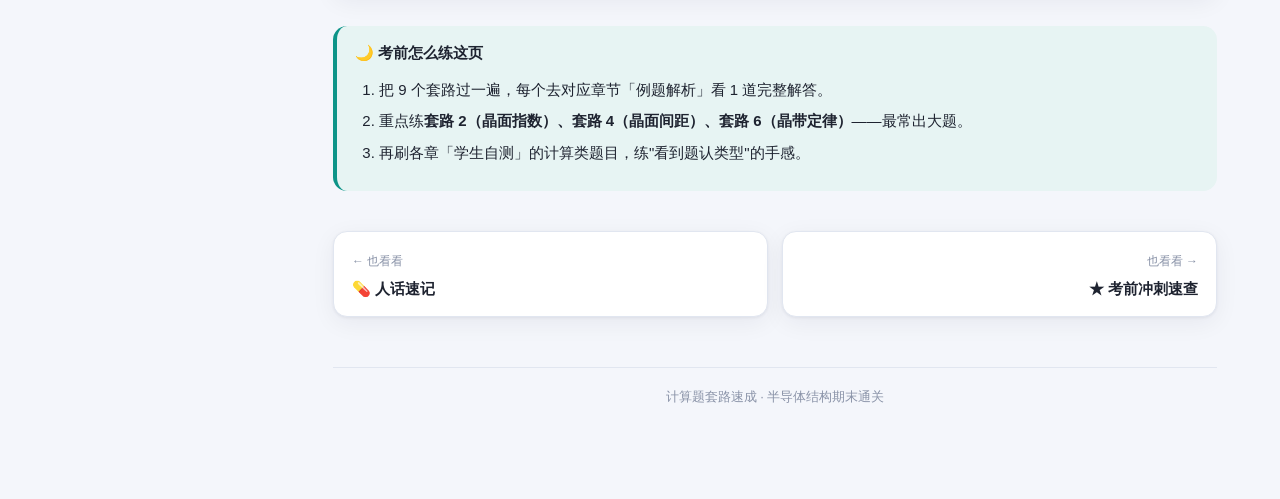
<file: solve.html>
<!DOCTYPE html>
<html lang="zh-CN" data-theme="light">
<head>
<meta charset="UTF-8">
<meta name="viewport" content="width=device-width, initial-scale=1">
<title>计算题套路速成 · 半导体结构期末通关</title>
<link rel="stylesheet" href="assets/css/style.css">
<link rel="icon" href="data:image/svg+xml,<svg xmlns='http://www.w3.org/2000/svg' viewBox='0 0 100 100'><text y='.9em' font-size='90'>◈</text></svg>">
<script>
window.MathJax = {
  tex: { inlineMath: [['\\(','\\)']], displayMath: [['\\[','\\]'],['$$','$$']] },
  svg: { fontCache: 'global' },
  options: { skipHtmlTags: ['script','noscript','style','textarea','pre','code'] }
};
</script>
<script defer src="assets/lib/tex-svg.js"></script>
</head>
<body data-page="solve">
<main class="content">
  <div class="content-inner">

    <div class="page-head">
      <div class="eyebrow">🆘 考前急救</div>
      <h1>计算题套路速成：认出类型，照步骤做</h1>
      <p class="lead">本课程的计算题翻来覆去就这几类。先认出"这是第几类"，再套固定步骤，公式不用真懂也能算对。</p>
    </div>

    <div class="callout key">
      <div class="callout-title">🧭 第一步永远先问：这是哪类题？</div>
      <div class="tbl-wrap"><table class="qm">
        <tr><th>题目里出现…</th><th>用套路</th></tr>
        <tr><td>"晶胞含几个原子 / 几个结点"</td><td><a href="#t1">套路 1</a> 均摊法</td></tr>
        <tr><td>"写晶面指数 / 已知截距"</td><td><a href="#t2">套路 2</a> 晶面指数</td></tr>
        <tr><td>"写晶向指数"</td><td><a href="#t3">套路 3</a> 晶向指数</td></tr>
        <tr><td>"求晶面间距 d"</td><td><a href="#t4">套路 4</a> 晶面间距</td></tr>
        <tr><td>"求两晶向/晶面夹角"</td><td><a href="#t5">套路 5</a> 夹角</td></tr>
        <tr><td>"晶带轴 / 公共晶面 / 是否同一晶带"</td><td><a href="#t6">套路 6</a> 晶带定律</td></tr>
        <tr><td>"缺陷浓度 / 固溶体晶格常数"</td><td><a href="#t7">套路 7</a> 浓度与韦伽</td></tr>
        <tr><td>"位错应变能 / 柏氏矢量分解"</td><td><a href="#t8">套路 8</a> 应变能</td></tr>
        <tr><td>"小角晶界 / 失配位错间距"</td><td><a href="#t9">套路 9</a> 晶界/失配</td></tr>
      </table></div>
    </div>

    <h2 id="t1">套路 1 · 均摊法算原子数 <span style="font-size:14px;color:var(--success)">（送分）</span></h2>
    <div class="card">
      <h4>📋 固定步骤</h4>
      <ol>
        <li>分清原子所在位置：顶角、棱、面、体心。</li>
        <li>乘上共享系数：<strong>顶角 1/8、棱 1/4、面 1/2、体心 1</strong>，相加。</li>
      </ol>
      <h4>💡 直接背结论</h4>
      <p>简单立方 P = <strong>1</strong>；体心立方 I = <strong>2</strong>；面心立方 F = <strong>4</strong>。</p>
    </div>

    <h2 id="t2">套路 2 · 晶面指数（密勒指数）</h2>
    <div class="card">
      <h4>📋 固定步骤（口诀：截距→倒数→通分→取分子）</h4>
      <ol>
        <li>读三轴<strong>截距</strong> \(r,s,t\)（以点阵常数为单位）；平行某轴则截距 \(\infty\)。</li>
        <li>取<strong>倒数</strong> \(\tfrac1r,\tfrac1s,\tfrac1t\)（\(\infty\) 的倒数 = 0）。</li>
        <li><strong>通分</strong>，取三个分子 → \((h\,k\,l)\)；负方向加负号。</li>
      </ol>
      <h4>💡 例</h4>
      <p>截距 \(2,3,1\) → 倒数 \(\tfrac12,\tfrac13,1\) → 通分 \(\tfrac36,\tfrac26,\tfrac66\) → \((3\,2\,6)\)。</p>
    </div>

    <h2 id="t3">套路 3 · 晶向指数</h2>
    <div class="card">
      <h4>📋 固定步骤</h4>
      <ol>
        <li>过原点作<strong>平行于该晶向</strong>的直线；</li>
        <li>取线上一点的<strong>原子坐标</strong>；</li>
        <li>化为<strong>最简整数比</strong> → \([u\,v\,w]\)（注意：晶向<strong>不取倒数</strong>）。</li>
      </ol>
      <div class="callout warn" style="margin-top:10px"><p><strong>易混：</strong>晶面取倒数、晶向不取倒数。立方晶系中 \((hkl)\perp[hkl]\)，其他晶系不一定。</p></div>
    </div>

    <h2 id="t4">套路 4 · 晶面间距 <span style="font-size:14px;color:var(--danger)">（高频）</span></h2>
    <div class="card">
      <h4>💡 立方晶系直接套</h4>
      <div class="formula-box">\[ d_{hkl}=\frac{a}{\sqrt{h^2+k^2+l^2}} \]</div>
      <h4>📋 步骤</h4>
      <ol>
        <li>代入 \(h,k,l\) 算 \(\sqrt{h^2+k^2+l^2}\)；</li>
        <li>\(d=a\) 除以它。</li>
      </ol>
      <p>例：\(d_{100}=a,\ d_{110}=a/\sqrt2\approx0.707a,\ d_{111}=a/\sqrt3\approx0.577a\)。规律：<strong>低指数面间距大</strong>，\(d_{n00}=D/n\)。</p>
    </div>

    <h2 id="t5">套路 5 · 晶向 / 晶面夹角（立方）</h2>
    <div class="card">
      <h4>💡 立方晶系套公式</h4>
      <div class="formula-box">\[ \cos\varphi=\frac{h_1h_2+k_1k_2+l_1l_2}{\sqrt{h_1^2+k_1^2+l_1^2}\,\sqrt{h_2^2+k_2^2+l_2^2}} \]</div>
      <h4>📋 步骤</h4>
      <ol>
        <li>分子 = 两组指数对应相乘再相加；</li>
        <li>分母 = 各自平方和开根、相乘；</li>
        <li>\(\varphi=\arccos(\cdots)\)。</li>
      </ol>
      <p>例：\([100]\) 与 \([111]\)：\(\cos\varphi=\tfrac{1}{\sqrt3}\approx0.577\)，\(\varphi\approx54.7°\)。</p>
    </div>

    <h2 id="t6">套路 6 · 晶带定律 <span style="font-size:14px;color:var(--danger)">（高频）</span></h2>
    <div class="card">
      <h4>💡 核心判据</h4>
      <div class="formula-box">\[ hu+kv+lw=0\quad(\text{晶面 }(hkl)\text{ 属于晶带轴 }[uvw]) \]</div>
      <h4>📋 求公共项用叉乘</h4>
      <p>由两晶面求公共晶带轴（或两晶带轴求公共晶面）：</p>
      <div class="formula-box">\[ u=k_1l_2-k_2l_1,\quad v=l_1h_2-l_2h_1,\quad w=h_1k_2-h_2k_1 \]</div>
      <p>例：\((100)\) 与 \((110)\) → 晶带轴 \([001]\)；验证 \(hu+kv+lw=0\)。</p>
    </div>

    <h2 id="t7">套路 7 · 缺陷浓度 与 韦伽定律</h2>
    <div class="card">
      <h4>💡 热缺陷平衡浓度（定性/半定量）</h4>
      <div class="formula-box">\[ n=N\,e^{-u/kT}\quad(\text{肖特基});\qquad n=\sqrt{NN^*}\,e^{-E_F/2kT}\quad(\text{弗兰克}) \]</div>
      <p>结论方向：<strong>形成能 \(u\) 越大浓度越小；温度 \(T\) 越高浓度越大。</strong></p>
      <h4>💡 固溶体晶格常数（韦伽定律）</h4>
      <div class="formula-box">\[ a=(1-x)\,a_1+x\,a_2 \]</div>
      <p>就是按成分 \(x\) 对两端晶格常数做<strong>线性内插</strong>。</p>
    </div>

    <h2 id="t8">套路 8 · 位错应变能与柏氏矢量</h2>
    <div class="card">
      <h4>💡 核心关系</h4>
      <div class="formula-box">\[ W\propto b^2,\qquad |\vec b|=\frac{a}{n}\sqrt{u^2+v^2+w^2}\ \big(\text{符号 }\tfrac{a}{n}[uvw]\big) \]</div>
      <h4>📋 判断分解</h4>
      <ol>
        <li>比较分解前后的 \(\sum b^2\)：分解后更小就会分解。</li>
        <li>例：\(\frac{a}{2}\langle110\rangle\)（\(\propto\) 大）→ 两个 \(\frac{a}{6}\langle112\rangle\) 不全位错，能量降为 <strong>2/3</strong>，中间夹层错 = 扩展位错。</li>
      </ol>
    </div>

    <h2 id="t9">套路 9 · 小角晶界 / 失配位错间距</h2>
    <div class="card">
      <h4>💡 两个孪生公式</h4>
      <div class="formula-box">\[ \text{小角晶界：}\ D=\frac{b}{\theta}\qquad\qquad \text{失配位错：}\ D=\frac{b}{\delta} \]</div>
      <h4>📋 步骤</h4>
      <ol>
        <li>小角晶界：\(\theta\) 用<strong>弧度</strong>，\(D=b/\theta\)。</li>
        <li>失配位错：先算失配度 \(\delta=\dfrac{a_1-a_2}{a_1}\)，再 \(D=b/\delta\)；换成"每隔几个晶胞" = \(1/\delta\)。</li>
      </ol>
      <p>例：GaAs / GaAs₀.₆P₀.₄，\(\delta\approx1.5\%\) → 约每隔 <strong>66</strong> 个晶胞一条失配位错。</p>
    </div>

    <div class="callout tip" style="margin-top:30px">
      <div class="callout-title">🌙 考前怎么练这页</div>
      <ol>
        <li>把 9 个套路过一遍，每个去对应章节「例题解析」看 1 道完整解答。</li>
        <li>重点练<strong>套路 2（晶面指数）、套路 4（晶面间距）、套路 6（晶带定律）</strong>——最常出大题。</li>
        <li>再刷各章「学生自测」的计算类题目，练"看到题认类型"的手感。</li>
      </ol>
    </div>

    <div class="pager">
      <a class="prev" href="cram.html"><span>← 也看看</span><b>💊 人话速记</b></a>
      <a class="next" href="sprint.html"><span>也看看 →</span><b>★ 考前冲刺速查</b></a>
    </div>
    <div class="foot-note">计算题套路速成 · 半导体结构期末通关</div>

  </div>
</main>
<script defer src="assets/js/app.js"></script>
</body>
</html>
</file>
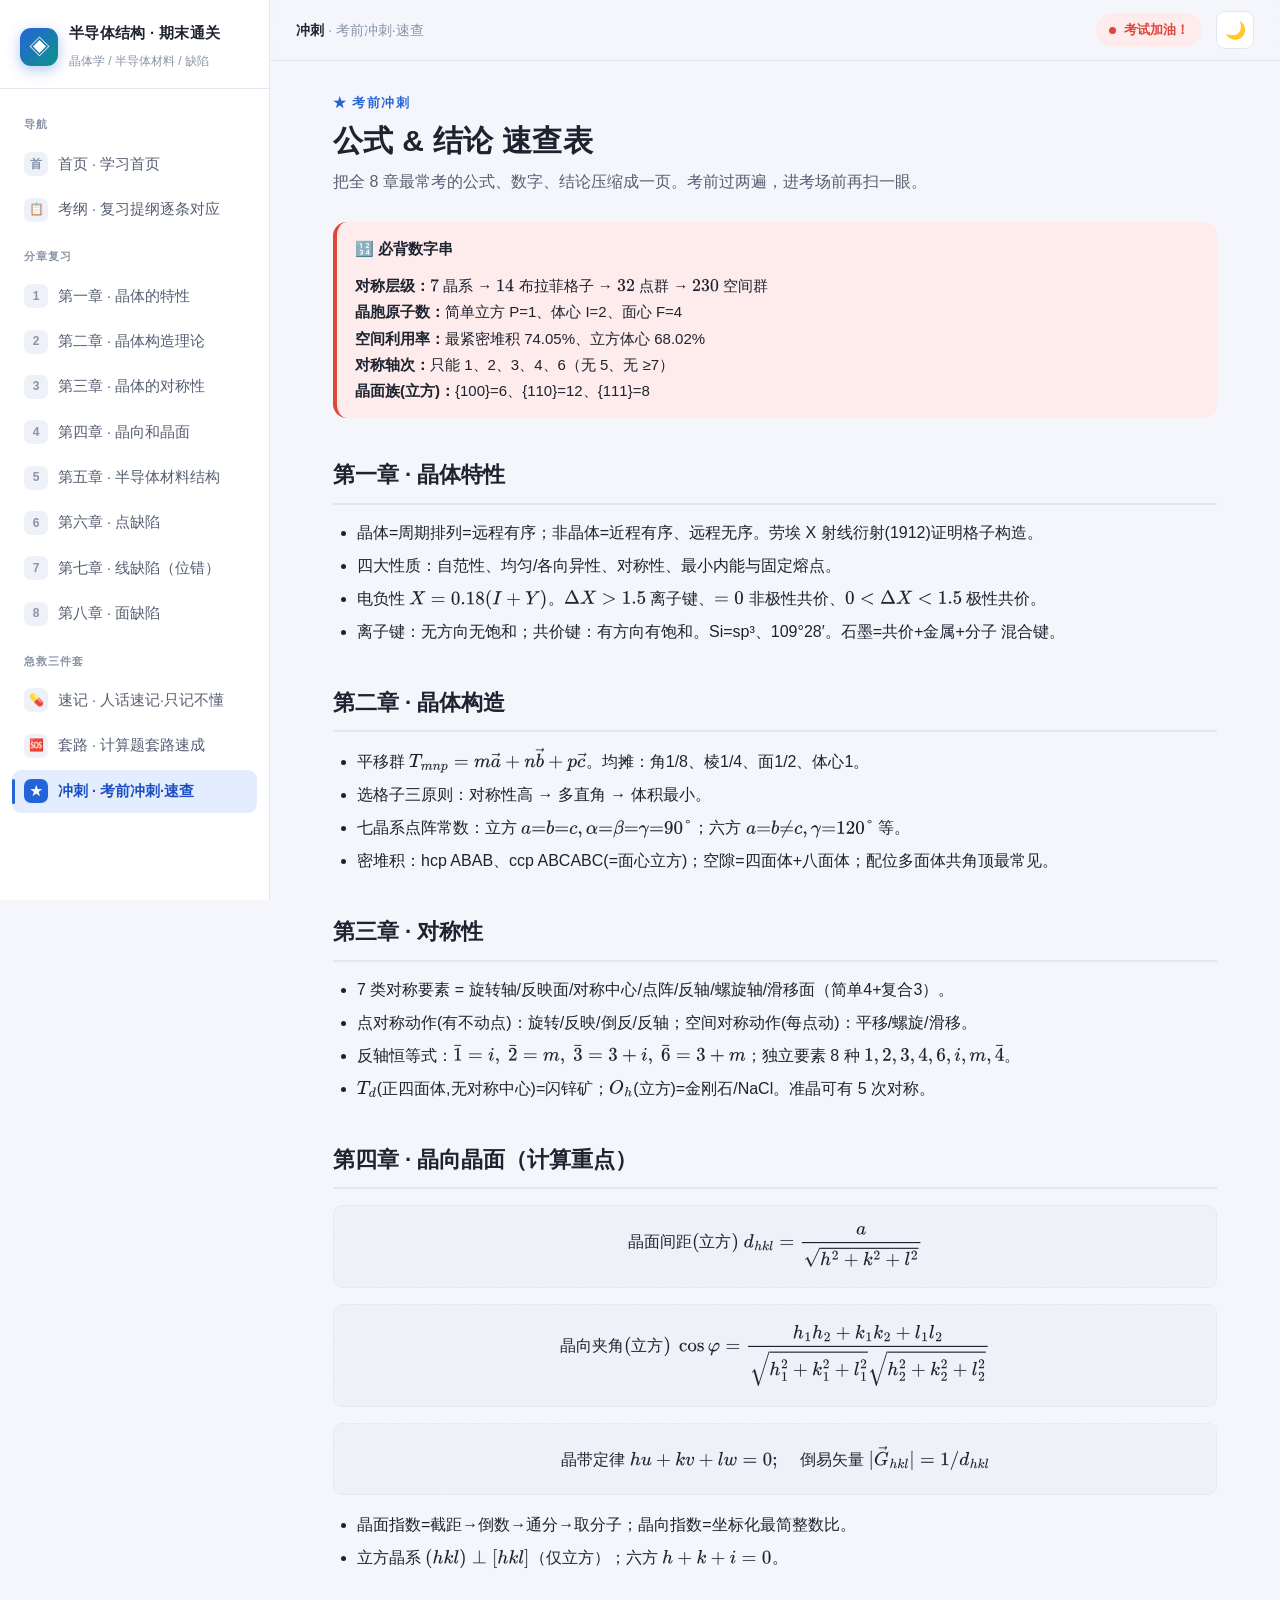
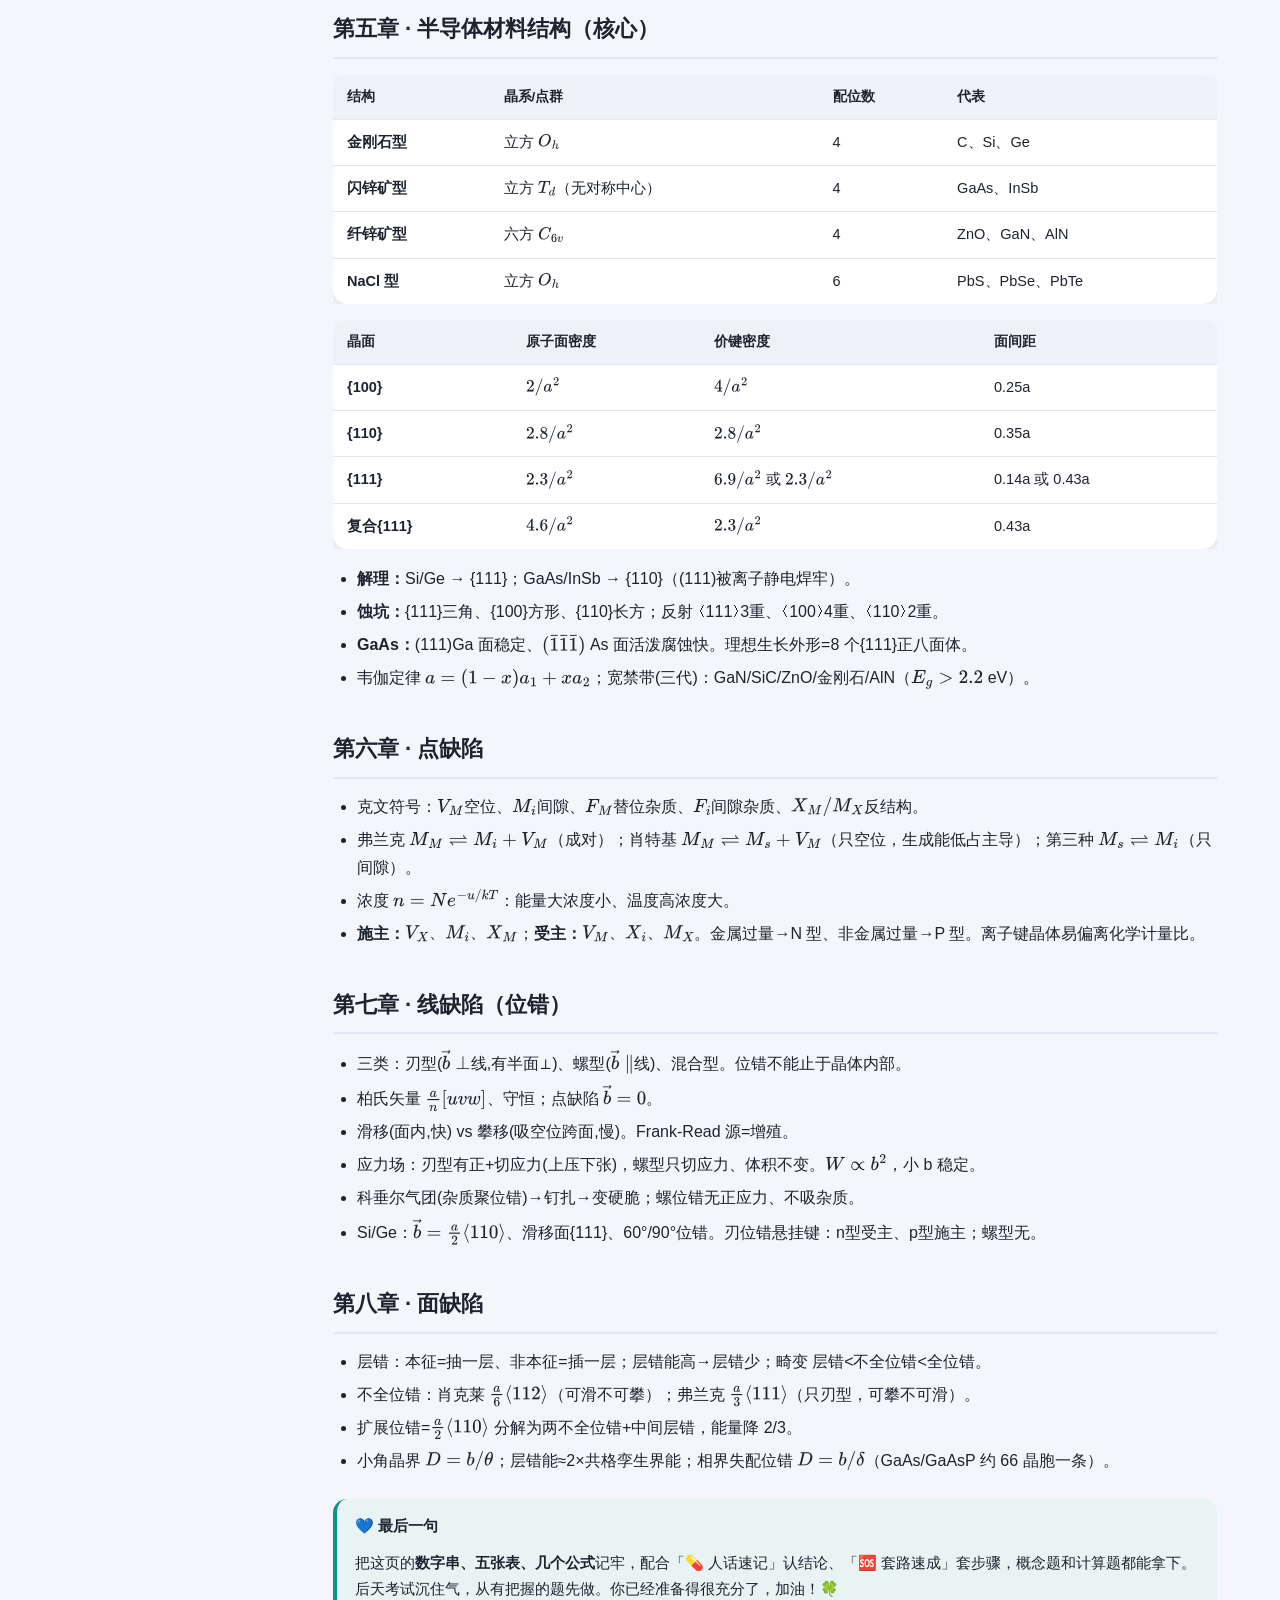
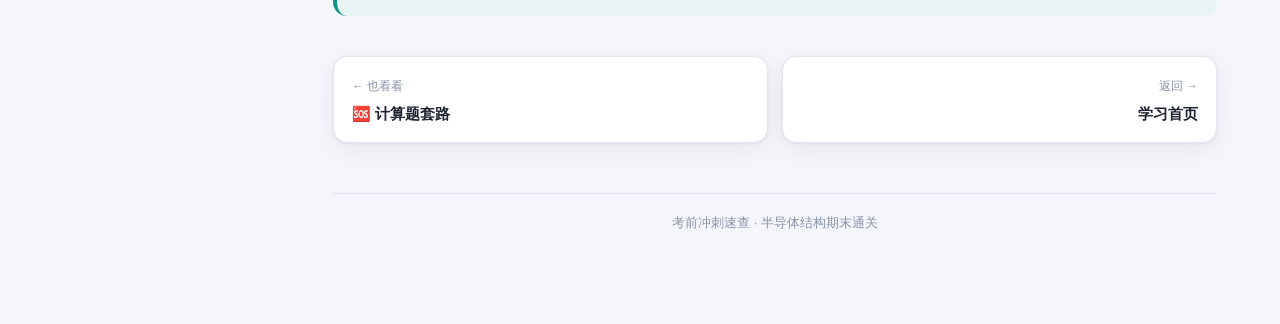
<file: sprint.html>
<!DOCTYPE html>
<html lang="zh-CN" data-theme="light">
<head>
<meta charset="UTF-8">
<meta name="viewport" content="width=device-width, initial-scale=1">
<title>考前冲刺速查 · 半导体结构期末通关</title>
<link rel="stylesheet" href="assets/css/style.css">
<link rel="icon" href="data:image/svg+xml,<svg xmlns='http://www.w3.org/2000/svg' viewBox='0 0 100 100'><text y='.9em' font-size='90'>◈</text></svg>">
<script>
window.MathJax = {
  tex: { inlineMath: [['\\(','\\)']], displayMath: [['\\[','\\]'],['$$','$$']] },
  svg: { fontCache: 'global' },
  options: { skipHtmlTags: ['script','noscript','style','textarea','pre','code'] }
};
</script>
<script defer src="assets/lib/tex-svg.js"></script>
</head>
<body data-page="sprint">
<main class="content">
  <div class="content-inner">

    <div class="page-head">
      <div class="eyebrow">★ 考前冲刺</div>
      <h1>公式 & 结论 速查表</h1>
      <p class="lead">把全 8 章最常考的公式、数字、结论压缩成一页。考前过两遍，进考场前再扫一眼。</p>
    </div>

    <div class="callout key">
      <div class="callout-title">🔢 必背数字串</div>
      <p><strong>对称层级：</strong>\(7\) 晶系 → \(14\) 布拉菲格子 → \(32\) 点群 → \(230\) 空间群<br>
      <strong>晶胞原子数：</strong>简单立方 P=1、体心 I=2、面心 F=4<br>
      <strong>空间利用率：</strong>最紧密堆积 74.05%、立方体心 68.02%<br>
      <strong>对称轴次：</strong>只能 1、2、3、4、6（无 5、无 ≥7）<br>
      <strong>晶面族(立方)：</strong>{100}=6、{110}=12、{111}=8</p>
    </div>

    <h2>第一章 · 晶体特性</h2>
    <ul>
      <li>晶体=周期排列=远程有序；非晶体=近程有序、远程无序。劳埃 X 射线衍射(1912)证明格子构造。</li>
      <li>四大性质：自范性、均匀/各向异性、对称性、最小内能与固定熔点。</li>
      <li>电负性 \(X=0.18(I+Y)\)。\(\Delta X\gt1.5\) 离子键、\(=0\) 非极性共价、\(0\lt\Delta X\lt1.5\) 极性共价。</li>
      <li>离子键：无方向无饱和；共价键：有方向有饱和。Si=sp³、109°28′。石墨=共价+金属+分子 混合键。</li>
    </ul>

    <h2>第二章 · 晶体构造</h2>
    <ul>
      <li>平移群 \(T_{mnp}=m\vec a+n\vec b+p\vec c\)。均摊：角1/8、棱1/4、面1/2、体心1。</li>
      <li>选格子三原则：对称性高 → 多直角 → 体积最小。</li>
      <li>七晶系点阵常数：立方 \(a{=}b{=}c,\alpha{=}\beta{=}\gamma{=}90°\)；六方 \(a{=}b{\neq}c,\gamma{=}120°\) 等。</li>
      <li>密堆积：hcp ABAB、ccp ABCABC(=面心立方)；空隙=四面体+八面体；配位多面体共角顶最常见。</li>
    </ul>

    <h2>第三章 · 对称性</h2>
    <ul>
      <li>7 类对称要素 = 旋转轴/反映面/对称中心/点阵/反轴/螺旋轴/滑移面（简单4+复合3）。</li>
      <li>点对称动作(有不动点)：旋转/反映/倒反/反轴；空间对称动作(每点动)：平移/螺旋/滑移。</li>
      <li>反轴恒等式：\(\bar1=i,\ \bar2=m,\ \bar3=3+i,\ \bar6=3+m\)；独立要素 8 种 \(1,2,3,4,6,i,m,\bar4\)。</li>
      <li>\(T_d\)(正四面体,无对称中心)=闪锌矿；\(O_h\)(立方)=金刚石/NaCl。准晶可有 5 次对称。</li>
    </ul>

    <h2>第四章 · 晶向晶面（计算重点）</h2>
    <div class="formula-box">\[ \text{晶面间距(立方)}\ d_{hkl}=\frac{a}{\sqrt{h^2+k^2+l^2}} \]</div>
    <div class="formula-box">\[ \text{晶向夹角(立方)}\ \cos\varphi=\frac{h_1h_2+k_1k_2+l_1l_2}{\sqrt{h_1^2+k_1^2+l_1^2}\sqrt{h_2^2+k_2^2+l_2^2}} \]</div>
    <div class="formula-box">\[ \text{晶带定律}\ hu+kv+lw=0;\quad \text{倒易矢量}\ |\vec G_{hkl}|=1/d_{hkl} \]</div>
    <ul>
      <li>晶面指数=截距→倒数→通分→取分子；晶向指数=坐标化最简整数比。</li>
      <li>立方晶系 \((hkl)\perp[hkl]\)（仅立方）；六方 \(h+k+i=0\)。</li>
    </ul>

    <h2>第五章 · 半导体材料结构（核心）</h2>
    <div class="tbl-wrap"><table class="qm">
      <tr><th>结构</th><th>晶系/点群</th><th>配位数</th><th>代表</th></tr>
      <tr><td>金刚石型</td><td>立方 \(O_h\)</td><td>4</td><td>C、Si、Ge</td></tr>
      <tr><td>闪锌矿型</td><td>立方 \(T_d\)（无对称中心）</td><td>4</td><td>GaAs、InSb</td></tr>
      <tr><td>纤锌矿型</td><td>六方 \(C_{6v}\)</td><td>4</td><td>ZnO、GaN、AlN</td></tr>
      <tr><td>NaCl 型</td><td>立方 \(O_h\)</td><td>6</td><td>PbS、PbSe、PbTe</td></tr>
    </table></div>
    <div class="tbl-wrap"><table class="qm">
      <tr><th>晶面</th><th>原子面密度</th><th>价键密度</th><th>面间距</th></tr>
      <tr><td>{100}</td><td>\(2/a^2\)</td><td>\(4/a^2\)</td><td>0.25a</td></tr>
      <tr><td>{110}</td><td>\(2.8/a^2\)</td><td>\(2.8/a^2\)</td><td>0.35a</td></tr>
      <tr><td>{111}</td><td>\(2.3/a^2\)</td><td>\(6.9/a^2\) 或 \(2.3/a^2\)</td><td>0.14a 或 0.43a</td></tr>
      <tr><td>复合{111}</td><td>\(4.6/a^2\)</td><td>\(2.3/a^2\)</td><td>0.43a</td></tr>
    </table></div>
    <ul>
      <li><strong>解理：</strong>Si/Ge → {111}；GaAs/InSb → {110}（(111)被离子静电焊牢）。</li>
      <li><strong>蚀坑：</strong>{111}三角、{100}方形、{110}长方；反射 ⟨111⟩3重、⟨100⟩4重、⟨110⟩2重。</li>
      <li><strong>GaAs：</strong>(111)Ga 面稳定、\((\bar1\bar1\bar1)\) As 面活泼腐蚀快。理想生长外形=8 个{111}正八面体。</li>
      <li>韦伽定律 \(a=(1-x)a_1+xa_2\)；宽禁带(三代)：GaN/SiC/ZnO/金刚石/AlN（\(E_g\gt2.2\) eV）。</li>
    </ul>

    <h2>第六章 · 点缺陷</h2>
    <ul>
      <li>克文符号：\(V_M\)空位、\(M_i\)间隙、\(F_M\)替位杂质、\(F_i\)间隙杂质、\(X_M/M_X\)反结构。</li>
      <li>弗兰克 \(M_M\rightleftharpoons M_i+V_M\)（成对）；肖特基 \(M_M\rightleftharpoons M_s+V_M\)（只空位，生成能低占主导）；第三种 \(M_s\rightleftharpoons M_i\)（只间隙）。</li>
      <li>浓度 \(n=Ne^{-u/kT}\)：能量大浓度小、温度高浓度大。</li>
      <li><strong>施主：</strong>\(V_X、M_i、X_M\)；<strong>受主：</strong>\(V_M、X_i、M_X\)。金属过量→N 型、非金属过量→P 型。离子键晶体易偏离化学计量比。</li>
    </ul>

    <h2>第七章 · 线缺陷（位错）</h2>
    <ul>
      <li>三类：刃型(\(\vec b\perp\)线,有半面⊥)、螺型(\(\vec b\parallel\)线)、混合型。位错不能止于晶体内部。</li>
      <li>柏氏矢量 \(\frac{a}{n}[uvw]\)、守恒；点缺陷 \(\vec b=0\)。</li>
      <li>滑移(面内,快) vs 攀移(吸空位跨面,慢)。Frank-Read 源=增殖。</li>
      <li>应力场：刃型有正+切应力(上压下张)，螺型只切应力、体积不变。<strong>\(W\propto b^2\)</strong>，小 b 稳定。</li>
      <li>科垂尔气团(杂质聚位错)→钉扎→变硬脆；螺位错无正应力、不吸杂质。</li>
      <li>Si/Ge：\(\vec b=\frac{a}{2}\langle110\rangle\)、滑移面{111}、60°/90°位错。刃位错悬挂键：n型受主、p型施主；螺型无。</li>
    </ul>

    <h2>第八章 · 面缺陷</h2>
    <ul>
      <li>层错：本征=抽一层、非本征=插一层；层错能高→层错少；畸变 层错&lt;不全位错&lt;全位错。</li>
      <li>不全位错：肖克莱 \(\frac{a}{6}\langle112\rangle\)（可滑不可攀）；弗兰克 \(\frac{a}{3}\langle111\rangle\)（只刃型，可攀不可滑）。</li>
      <li>扩展位错=\(\frac{a}{2}\langle110\rangle\) 分解为两不全位错+中间层错，能量降 2/3。</li>
      <li>小角晶界 \(D=b/\theta\)；层错能≈2×共格孪生界能；相界失配位错 \(D=b/\delta\)（GaAs/GaAsP 约 66 晶胞一条）。</li>
    </ul>

    <div class="callout tip" style="margin-top:24px">
      <div class="callout-title">💙 最后一句</div>
      <p>把这页的<strong>数字串、五张表、几个公式</strong>记牢，配合「💊 人话速记」认结论、「🆘 套路速成」套步骤，概念题和计算题都能拿下。后天考试沉住气，从有把握的题先做。你已经准备得很充分了，加油！🍀</p>
    </div>

    <div class="pager">
      <a class="prev" href="solve.html"><span>← 也看看</span><b>🆘 计算题套路</b></a>
      <a class="next" href="index.html"><span>返回 →</span><b>学习首页</b></a>
    </div>
    <div class="foot-note">考前冲刺速查 · 半导体结构期末通关</div>

  </div>
</main>
<script defer src="assets/js/app.js"></script>
</body>
</html>
</file>
<file: assets/css/style.css>
/* ===================================================================
   半导体结构期末复习 · 样式表  清爽护眼 · 浅/深色 · 响应式
=================================================================== */
:root {
  --bg: #f4f6fb; --surface: #ffffff; --surface-2: #eef1f8; --border: #e1e6f0;
  --text: #1e2330; --text-soft: #565e72; --text-faint: #8a93a8;
  --primary: #2563d8; --primary-soft: #e3edfd; --primary-ink: #1b4dc4;
  --accent: #0d9488; --success: #16a34a; --success-soft: #e4f6ea;
  --danger: #e1463a; --danger-soft: #fdeceb; --warn: #c97a00; --warn-soft: #fdf3dd;
  --shadow: 0 1px 3px rgba(20,25,55,.06), 0 6px 24px rgba(20,25,55,.06);
  --shadow-lg: 0 8px 40px rgba(20,25,55,.13);
  --radius: 14px; --radius-sm: 9px; --sidebar-w: 270px; --maxw: 884px;
  --mono: ui-monospace, "SF Mono", Menlo, Consolas, monospace;
  --sans: -apple-system, BlinkMacSystemFont, "Segoe UI", "PingFang SC",
          "Hiragino Sans GB", "Microsoft YaHei", "Noto Sans CJK SC", sans-serif;
}
html[data-theme="dark"] {
  --bg: #0e1020; --surface: #181b2e; --surface-2: #1f2338; --border: #2c3150;
  --text: #e7e9f3; --text-soft: #b3b9d0; --text-faint: #7b82a0;
  --primary: #6aa1ff; --primary-soft: #1e2950; --primary-ink: #9cc0ff;
  --accent: #2dd4bf; --success: #4ade80; --success-soft: #16361f;
  --danger: #f87171; --danger-soft: #3a1c1c; --warn: #fbbf24; --warn-soft: #3a2f10;
  --shadow: 0 1px 3px rgba(0,0,0,.3), 0 6px 24px rgba(0,0,0,.35);
  --shadow-lg: 0 8px 40px rgba(0,0,0,.5);
}
* { box-sizing: border-box; }
html { scroll-behavior: smooth; }
body { margin:0; font-family:var(--sans); background:var(--bg); color:var(--text);
  line-height:1.75; font-size:16px; -webkit-font-smoothing:antialiased; text-rendering:optimizeLegibility; }

.layout { display:flex; min-height:100vh; }
.sidebar { width:var(--sidebar-w); flex:0 0 var(--sidebar-w); background:var(--surface);
  border-right:1px solid var(--border); position:sticky; top:0; height:100vh; overflow-y:auto;
  z-index:40; display:flex; flex-direction:column; }
.sidebar-brand { padding:20px 20px 14px; display:flex; align-items:center; gap:11px; border-bottom:1px solid var(--border); }
.brand-logo { width:38px; height:38px; border-radius:11px; flex:0 0 38px;
  background:linear-gradient(135deg, var(--primary), var(--accent)); display:grid; place-items:center;
  color:#fff; font-size:21px; box-shadow:0 4px 14px rgba(37,99,216,.35); }
.brand-text b { display:block; font-size:15px; letter-spacing:.3px; }
.brand-text span { font-size:12px; color:var(--text-faint); }
.nav { padding:12px 12px 20px; flex:1; }
.nav-section-label { font-size:11px; font-weight:700; letter-spacing:1px; color:var(--text-faint);
  text-transform:uppercase; padding:14px 12px 6px; }
.nav a { display:flex; align-items:center; gap:10px; padding:9px 12px; margin:2px 0;
  border-radius:var(--radius-sm); color:var(--text-soft); text-decoration:none; font-size:14.5px;
  font-weight:500; transition:background .15s, color .15s; position:relative; }
.nav a:hover { background:var(--surface-2); color:var(--text); }
.nav a.active { background:var(--primary-soft); color:var(--primary-ink); font-weight:600; }
.nav a.active::before { content:""; position:absolute; left:0; top:9px; bottom:9px; width:3px; border-radius:2px; background:var(--primary); }
.nav .nav-num { flex:0 0 24px; height:24px; border-radius:7px; display:grid; place-items:center;
  font-size:12px; font-weight:700; background:var(--surface-2); color:var(--text-faint); }
.nav a.active .nav-num { background:var(--primary); color:#fff; }
.nav .nav-label { flex:1; }
.nav .nav-badge { font-size:11px; font-weight:700; padding:1px 7px; border-radius:10px; background:var(--success-soft); color:var(--success); }
.nav .nav-badge.partial { background:var(--warn-soft); color:var(--warn); }

.main { flex:1; min-width:0; display:flex; flex-direction:column; }
.topbar { position:sticky; top:0; z-index:30; background:color-mix(in srgb, var(--bg) 82%, transparent);
  backdrop-filter:saturate(180%) blur(10px); border-bottom:1px solid var(--border);
  display:flex; align-items:center; gap:14px; padding:11px 26px; }
.topbar .menu-btn { display:none; background:none; border:1px solid var(--border); border-radius:9px;
  width:38px; height:38px; font-size:18px; color:var(--text); cursor:pointer; }
.topbar .crumb { font-size:14px; color:var(--text-faint); flex:1; }
.topbar .crumb b { color:var(--text); }
.countdown { display:flex; align-items:center; gap:8px; font-size:13px; font-weight:600; color:var(--danger);
  background:var(--danger-soft); padding:6px 13px; border-radius:20px; }
.countdown .dot { width:7px; height:7px; border-radius:50%; background:var(--danger); animation:pulse 1.6s infinite; }
@keyframes pulse { 0%,100%{opacity:1} 50%{opacity:.35} }
.theme-toggle { background:var(--surface); border:1px solid var(--border); border-radius:9px; width:38px;
  height:38px; cursor:pointer; font-size:17px; color:var(--text); display:grid; place-items:center; transition:background .15s; }
.theme-toggle:hover { background:var(--surface-2); }
.content { padding:32px 26px 90px; width:100%; }
.content-inner { max-width:var(--maxw); margin:0 auto; }

.page-head { margin-bottom:26px; }
.page-head .eyebrow { font-size:12.5px; font-weight:700; letter-spacing:1.5px; color:var(--primary); text-transform:uppercase; }
.page-head h1 { font-size:30px; margin:6px 0 8px; letter-spacing:.3px; line-height:1.3; }
.page-head .lead { font-size:16px; color:var(--text-soft); margin:0; }
.content h2 { font-size:22px; margin:38px 0 14px; padding-bottom:8px; border-bottom:2px solid var(--border); scroll-margin-top:80px; }
.content h3 { font-size:18px; margin:26px 0 10px; color:var(--text); }
.content h4 { font-size:15.5px; margin:18px 0 8px; color:var(--primary-ink); }
.content p { margin:11px 0; }
.content ul, .content ol { margin:11px 0; padding-left:24px; }
.content li { margin:5px 0; }
.content a { color:var(--primary); }
.content strong { color:var(--text); font-weight:700; }
.content em { color:var(--accent); font-style:normal; font-weight:600; }
mjx-container { overflow-x:auto; overflow-y:hidden; max-width:100%; }
mjx-container[display="true"] { margin:14px 0 !important; }

.card { background:var(--surface); border:1px solid var(--border); border-radius:var(--radius);
  padding:22px 24px; margin:18px 0; box-shadow:var(--shadow); }
.card.flush { padding:0; overflow:hidden; }
.callout { border-radius:var(--radius); padding:14px 18px; margin:16px 0; border-left:4px solid var(--primary);
  background:var(--primary-soft); font-size:15px; }
.callout .callout-title { font-weight:700; margin-bottom:4px; display:flex; align-items:center; gap:7px; }
.callout p:first-child { margin-top:0; }
.callout p:last-child { margin-bottom:0; }
.callout.tip { border-color:var(--accent); background:color-mix(in srgb, var(--accent) 10%, var(--surface)); }
.callout.warn { border-color:var(--warn); background:var(--warn-soft); }
.callout.key { border-color:var(--danger); background:var(--danger-soft); }
.callout.analogy { border-color:var(--accent); background:color-mix(in srgb, var(--accent) 9%, var(--surface)); }
.formula-box { background:var(--surface-2); border:1px dashed var(--border); border-radius:var(--radius-sm);
  padding:6px 18px; margin:16px 0; position:relative; }
.formula-box .formula-tag { position:absolute; top:-10px; left:14px; background:var(--primary); color:#fff;
  font-size:11px; font-weight:700; padding:2px 9px; border-radius:10px; }

details.concept { border:1px solid var(--border); border-radius:var(--radius); margin:14px 0;
  background:var(--surface); overflow:hidden; box-shadow:var(--shadow); }
details.concept > summary { list-style:none; cursor:pointer; padding:16px 20px; font-size:17px; font-weight:650;
  display:flex; align-items:center; gap:12px; transition:background .15s; }
details.concept > summary::-webkit-details-marker { display:none; }
details.concept > summary:hover { background:var(--surface-2); }
details.concept > summary .chev { margin-left:auto; transition:transform .2s; color:var(--text-faint); }
details.concept[open] > summary .chev { transform:rotate(90deg); }
details.concept > summary .ico { width:30px; height:30px; border-radius:9px; flex:0 0 30px; display:grid;
  place-items:center; font-size:16px; background:var(--primary-soft); color:var(--primary-ink); }
details.concept .concept-body { padding:4px 20px 18px; border-top:1px solid var(--border); }

.example { border:1px solid var(--border); border-radius:var(--radius); margin:22px 0; background:var(--surface);
  box-shadow:var(--shadow); overflow:hidden; }
.example-head { padding:15px 20px; background:var(--surface-2); display:flex; align-items:center; gap:10px;
  flex-wrap:wrap; border-bottom:1px solid var(--border); }
.example-head .ex-no { font-weight:700; color:var(--primary-ink); font-size:15px; }
.example-head .ex-title { font-weight:650; font-size:15.5px; flex:1 1 auto; }
.tag { font-size:11.5px; font-weight:600; padding:2px 9px; border-radius:20px; background:var(--primary-soft); color:var(--primary-ink); }
.tag.src { background:var(--surface); border:1px solid var(--border); color:var(--text-faint); }
.tag.calc { background:var(--warn-soft); color:var(--warn); }
.tag.proof { background:color-mix(in srgb, var(--accent) 14%, var(--surface)); color:var(--accent); }
.example-body { padding:18px 20px; }
.problem-stmt { background:var(--surface-2); border-radius:var(--radius-sm); padding:12px 16px; margin-bottom:8px; font-size:15.5px; }
.problem-stmt .lbl { font-weight:700; color:var(--text); margin-right:6px; }
.solution-toggle { margin-top:12px; background:var(--primary); color:#fff; border:none; padding:9px 18px;
  border-radius:9px; font-size:14px; font-weight:600; cursor:pointer; font-family:var(--sans); transition:filter .15s; }
.solution-toggle:hover { filter:brightness(1.07); }
.solution { display:none; margin-top:14px; }
.solution.show { display:block; animation:fade .3s; }
@keyframes fade { from{opacity:0; transform:translateY(-4px)} to{opacity:1; transform:none} }
.step { display:flex; gap:13px; margin:14px 0; }
.step .step-n { flex:0 0 28px; height:28px; border-radius:50%; background:var(--primary); color:#fff;
  font-weight:700; font-size:13px; display:grid; place-items:center; margin-top:2px; }
.step .step-c { flex:1; min-width:0; }
.step .step-c h5 { margin:2px 0 6px; font-size:15px; color:var(--primary-ink); }
.step .step-c p { margin:6px 0; }
.answer-final { margin-top:14px; border-radius:var(--radius-sm); background:var(--success-soft);
  border:1px solid color-mix(in srgb, var(--success) 30%, transparent); padding:12px 16px; }
.answer-final .lbl { color:var(--success); font-weight:700; margin-right:6px; }

.quiz-toolbar { display:flex; align-items:center; gap:12px; flex-wrap:wrap; margin:14px 0 18px; padding:14px 18px;
  background:var(--surface); border:1px solid var(--border); border-radius:var(--radius); box-shadow:var(--shadow); }
.quiz-toolbar .qstat { font-size:14px; color:var(--text-soft); }
.quiz-toolbar .qstat b { color:var(--text); font-size:16px; }
.quiz-toolbar .spacer { flex:1; }
.btn { background:var(--surface-2); color:var(--text); border:1px solid var(--border); padding:7px 15px;
  border-radius:9px; font-size:13.5px; font-weight:600; cursor:pointer; font-family:var(--sans); transition:all .15s; }
.btn:hover { background:var(--border); }
.btn.primary { background:var(--primary); color:#fff; border-color:var(--primary); }
.btn.primary:hover { filter:brightness(1.07); }
.btn.ghost { background:transparent; }
.btn.active { background:var(--primary); color:#fff; border-color:var(--primary); }
.quiz-item { background:var(--surface); border:1px solid var(--border); border-radius:var(--radius);
  padding:20px 22px; margin:16px 0; box-shadow:var(--shadow); }
.quiz-item.hidden { display:none; }
.q-meta { display:flex; align-items:center; gap:9px; margin-bottom:10px; }
.q-index { font-weight:700; color:var(--primary-ink); font-size:14px; }
.q-type { font-size:11px; font-weight:700; padding:2px 8px; border-radius:20px; background:var(--surface-2); color:var(--text-faint); }
.q-type.multiple { background:var(--warn-soft); color:var(--warn); }
.q-type.judge { background:color-mix(in srgb, var(--accent) 14%, var(--surface)); color:var(--accent); }
.q-done { margin-left:auto; font-size:12px; font-weight:700; display:none; }
.quiz-item.answered.correct .q-done { display:inline; color:var(--success); }
.quiz-item.answered.wrong .q-done { display:inline; color:var(--danger); }
.q-stem { font-size:16px; font-weight:550; margin-bottom:14px; }
.q-options { list-style:none; margin:0; padding:0; }
.q-options li { border:1.5px solid var(--border); border-radius:10px; padding:11px 15px; margin:8px 0;
  cursor:pointer; display:flex; align-items:flex-start; gap:11px; transition:border-color .15s, background .15s; font-size:15px; }
.q-options li:hover { border-color:var(--primary); background:var(--primary-soft); }
.q-options li .opt-key { flex:0 0 24px; height:24px; border-radius:7px; border:1.5px solid var(--border);
  display:grid; place-items:center; font-size:13px; font-weight:700; color:var(--text-soft); background:var(--surface); }
.q-options li.selected { border-color:var(--primary); background:var(--primary-soft); }
.q-options li.selected .opt-key { background:var(--primary); color:#fff; border-color:var(--primary); }
.q-options li .opt-text { flex:1; padding-top:1px; }
.quiz-item.answered .q-options li { cursor:default; }
.quiz-item.answered .q-options li:hover { background:var(--surface); }
.q-options li.is-correct { border-color:var(--success); background:var(--success-soft); }
.q-options li.is-correct:hover { background:var(--success-soft); }
.q-options li.is-correct .opt-key { background:var(--success); color:#fff; border-color:var(--success); }
.q-options li.is-wrong { border-color:var(--danger); background:var(--danger-soft); }
.q-options li.is-wrong:hover { background:var(--danger-soft); }
.q-options li.is-wrong .opt-key { background:var(--danger); color:#fff; border-color:var(--danger); }
.q-options li .mark { margin-left:auto; font-weight:700; }
.q-actions { margin-top:14px; display:flex; gap:10px; align-items:center; }
.q-explain { display:none; margin-top:14px; padding:13px 16px; border-radius:var(--radius-sm);
  background:var(--surface-2); border-left:4px solid var(--accent); font-size:14.5px; }
.quiz-item.answered .q-explain { display:block; animation:fade .3s; }
.q-explain .lbl { font-weight:700; color:var(--accent); margin-right:6px; }

.tabs { display:flex; gap:6px; margin:4px 0 22px; border-bottom:1px solid var(--border); flex-wrap:wrap; }
.tabs button { background:none; border:none; padding:11px 16px; cursor:pointer; font-size:15px; font-weight:600;
  color:var(--text-faint); border-bottom:2.5px solid transparent; font-family:var(--sans); margin-bottom:-1px; transition:color .15s; }
.tabs button:hover { color:var(--text); }
.tabs button.active { color:var(--primary); border-bottom-color:var(--primary); }
.tab-panel { display:none; }
.tab-panel.active { display:block; animation:fade .25s; }

.hero { background:linear-gradient(135deg, var(--primary), #4f86e8 55%, var(--accent)); border-radius:20px;
  padding:34px 34px; color:#fff; margin-bottom:26px; box-shadow:var(--shadow-lg); position:relative; overflow:hidden; }
.hero::after { content:""; position:absolute; right:-60px; top:-60px; width:240px; height:240px;
  background:radial-gradient(circle, rgba(255,255,255,.18), transparent 70%); }
.hero h1 { font-size:30px; margin:0 0 8px; position:relative; }
.hero p { font-size:15.5px; opacity:.92; margin:0; max-width:580px; position:relative; }
.hero .hero-meta { display:flex; gap:22px; margin-top:20px; flex-wrap:wrap; position:relative; }
.hero .hero-meta div b { display:block; font-size:24px; }
.hero .hero-meta div span { font-size:12.5px; opacity:.85; }
.grid { display:grid; gap:16px; }
.grid.cols-2 { grid-template-columns:repeat(2, 1fr); }
.grid.cols-3 { grid-template-columns:repeat(3, 1fr); }
.ch-card { display:block; text-decoration:none; color:inherit; background:var(--surface); border:1px solid var(--border);
  border-radius:var(--radius); padding:18px 20px; box-shadow:var(--shadow); transition:transform .15s, box-shadow .15s, border-color .15s; }
.ch-card:hover { transform:translateY(-3px); box-shadow:var(--shadow-lg); border-color:var(--primary); }
.ch-card .ch-top { display:flex; align-items:center; gap:11px; margin-bottom:9px; }
.ch-card .ch-icon { width:40px; height:40px; border-radius:11px; flex:0 0 40px; background:var(--primary-soft);
  color:var(--primary-ink); display:grid; place-items:center; font-size:20px; font-weight:700; }
.ch-card h3 { margin:0; font-size:16.5px; }
.ch-card .ch-sub { font-size:13px; color:var(--text-faint); }
.ch-card .ch-desc { font-size:13.5px; color:var(--text-soft); margin:6px 0 12px; min-height:38px; }
.ch-card .ch-foot { display:flex; align-items:center; gap:8px; font-size:12.5px; color:var(--text-faint); }
.progress-bar { height:7px; background:var(--surface-2); border-radius:5px; overflow:hidden; flex:1; }
.progress-bar > i { display:block; height:100%; background:linear-gradient(90deg, var(--primary), var(--accent)); border-radius:5px; transition:width .5s; }
.roadmap { counter-reset:rm; }
.roadmap .rm-item { display:flex; gap:14px; padding:12px 0; border-bottom:1px dashed var(--border); }
.roadmap .rm-item:last-child { border-bottom:none; }
.roadmap .rm-day { flex:0 0 78px; font-weight:700; color:var(--primary-ink); font-size:14px; }
.roadmap .rm-task { flex:1; }
.roadmap .rm-task b { font-size:15px; }
.roadmap .rm-task p { margin:3px 0 0; font-size:13.5px; color:var(--text-soft); }

.tbl-wrap { overflow-x:auto; margin:16px 0; }
table.qm { width:100%; border-collapse:collapse; font-size:14.5px; background:var(--surface);
  border-radius:var(--radius); overflow:hidden; box-shadow:var(--shadow); }
table.qm th, table.qm td { padding:10px 14px; text-align:left; border-bottom:1px solid var(--border); vertical-align:top; }
table.qm th { background:var(--surface-2); font-weight:700; font-size:13.5px; }
table.qm tr:last-child td { border-bottom:none; }
table.qm td:first-child { font-weight:600; }
.toast { position:fixed; bottom:26px; left:50%; transform:translateX(-50%) translateY(20px); background:var(--text);
  color:var(--bg); padding:11px 22px; border-radius:24px; font-size:14px; font-weight:600; box-shadow:var(--shadow-lg);
  opacity:0; pointer-events:none; transition:all .3s; z-index:100; }
.toast.show { opacity:1; transform:translateX(-50%) translateY(0); }
.scrim { display:none; position:fixed; inset:0; background:rgba(10,12,25,.5); z-index:39; }
.scrim.show { display:block; }
.foot-note { margin-top:50px; padding-top:18px; border-top:1px solid var(--border); font-size:13px; color:var(--text-faint); text-align:center; }
.pager { display:flex; justify-content:space-between; gap:14px; margin-top:40px; }
.pager a { flex:1; text-decoration:none; color:inherit; background:var(--surface); border:1px solid var(--border);
  border-radius:var(--radius); padding:14px 18px; box-shadow:var(--shadow); transition:border-color .15s, transform .15s; }
.pager a:hover { border-color:var(--primary); transform:translateY(-2px); }
.pager a span { font-size:12px; color:var(--text-faint); }
.pager a b { display:block; font-size:15px; margin-top:2px; }
.pager a.next { text-align:right; }
.pager a.disabled { visibility:hidden; }
.viz-legend { display:flex; gap:16px; flex-wrap:wrap; font-size:13px; color:var(--text-soft); margin-top:8px; }
.viz-legend span { display:inline-flex; align-items:center; gap:6px; }
.viz-legend i { width:13px; height:13px; border-radius:50%; display:inline-block; }

@media (max-width:920px) { .grid.cols-3 { grid-template-columns:repeat(2, 1fr); } }
@media (max-width:780px) {
  :root { --sidebar-w:280px; }
  .sidebar { position:fixed; left:0; top:0; transform:translateX(-100%); transition:transform .25s; box-shadow:var(--shadow-lg); }
  .sidebar.open { transform:translateX(0); }
  .topbar .menu-btn { display:grid; place-items:center; }
  .content { padding:22px 16px 80px; }
  .grid.cols-2, .grid.cols-3 { grid-template-columns:1fr; }
  .hero { padding:26px 22px; } .hero h1 { font-size:24px; } .page-head h1 { font-size:25px; }
  .countdown .cd-label { display:none; }
}
@media print {
  .sidebar, .topbar, .solution-toggle, .quiz-toolbar, .q-actions, .theme-toggle, .pager { display:none !important; }
  .solution { display:block !important; } .q-explain { display:block !important; }
  .card, .example, .quiz-item { box-shadow:none; break-inside:avoid; }
}
</file>
